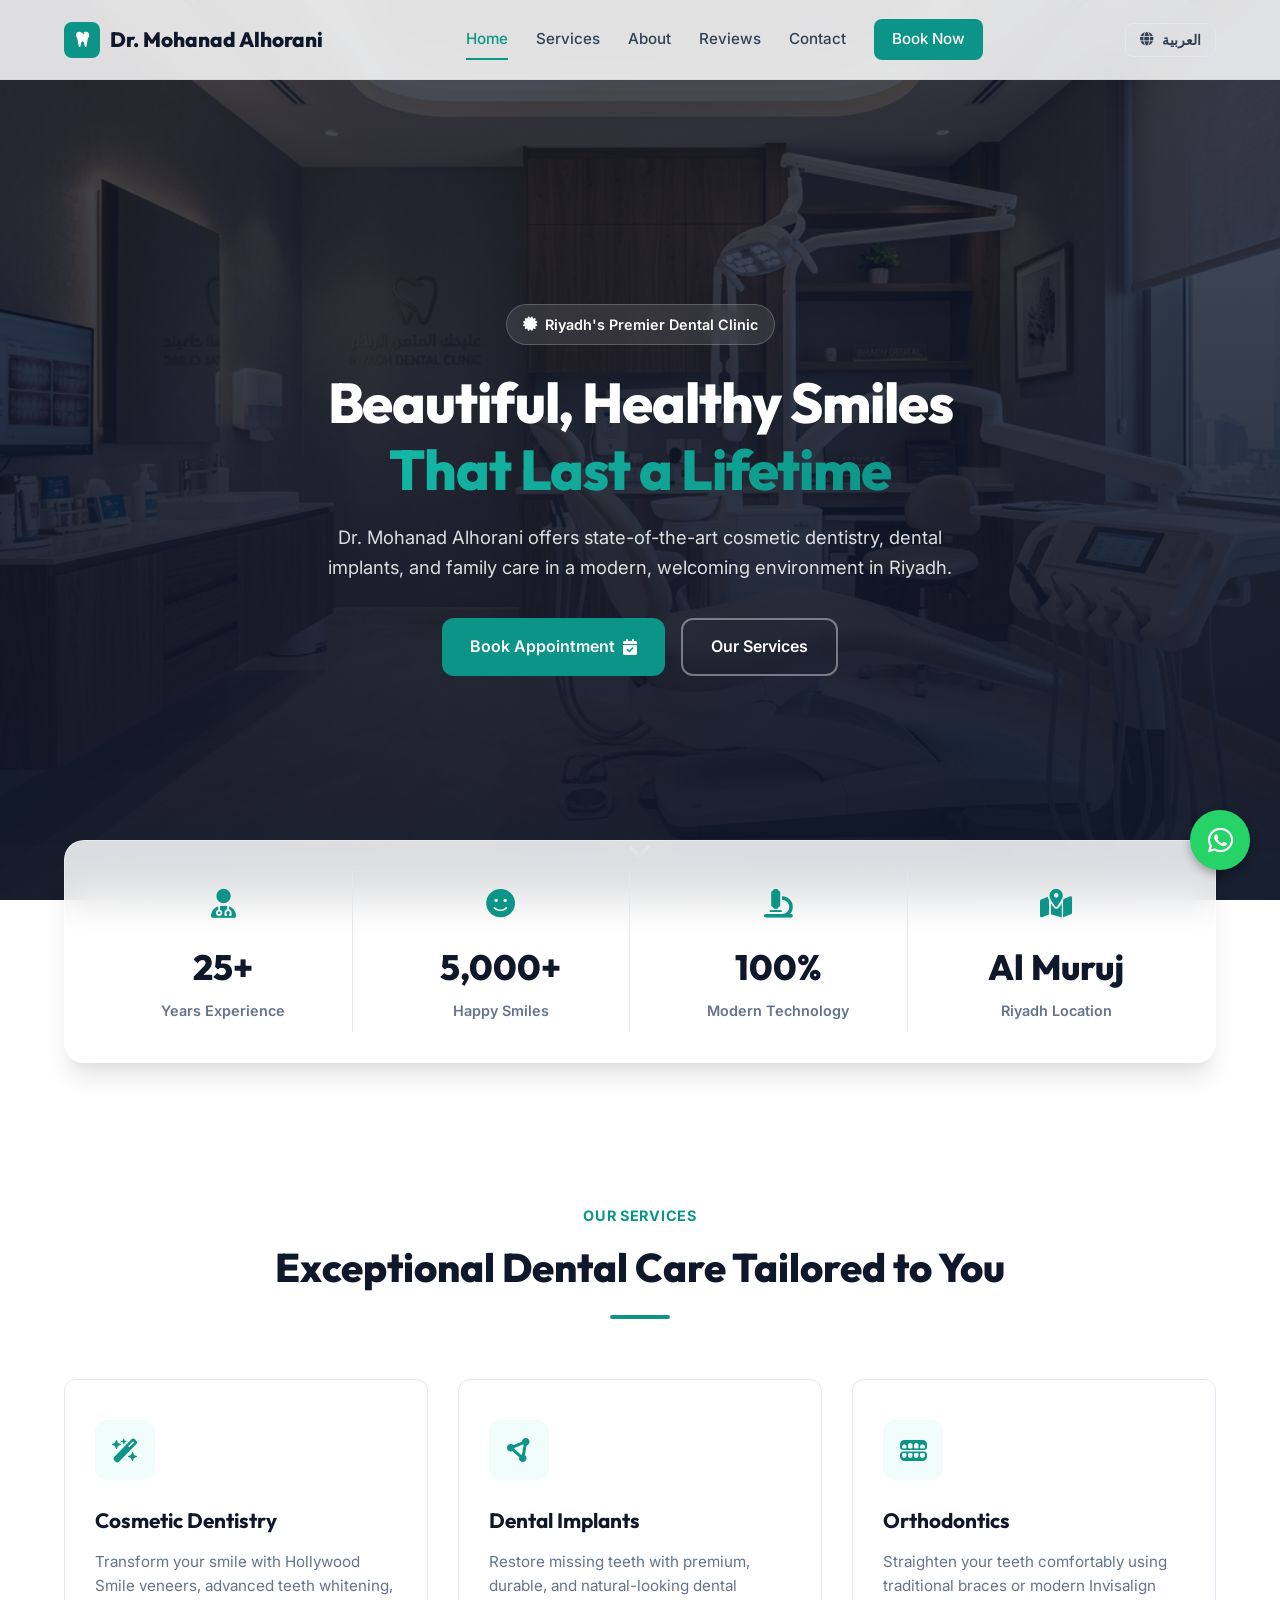
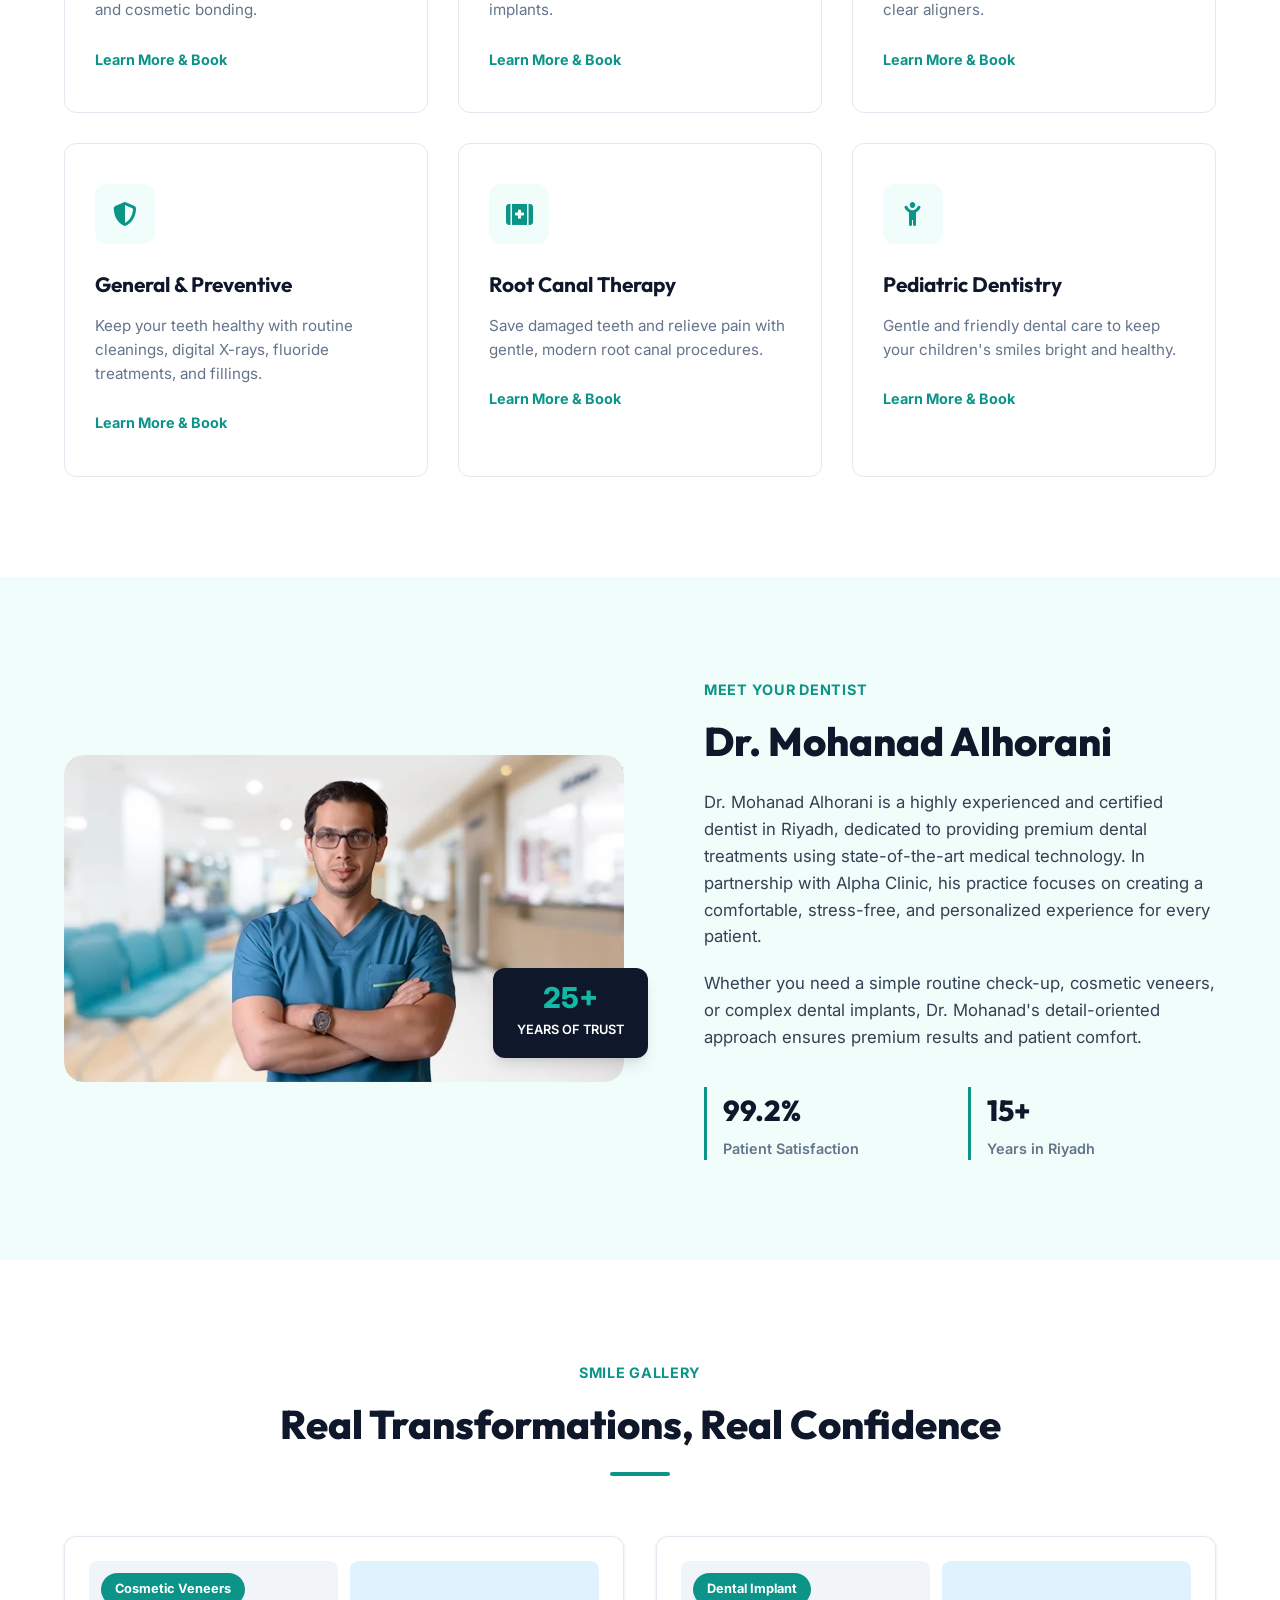
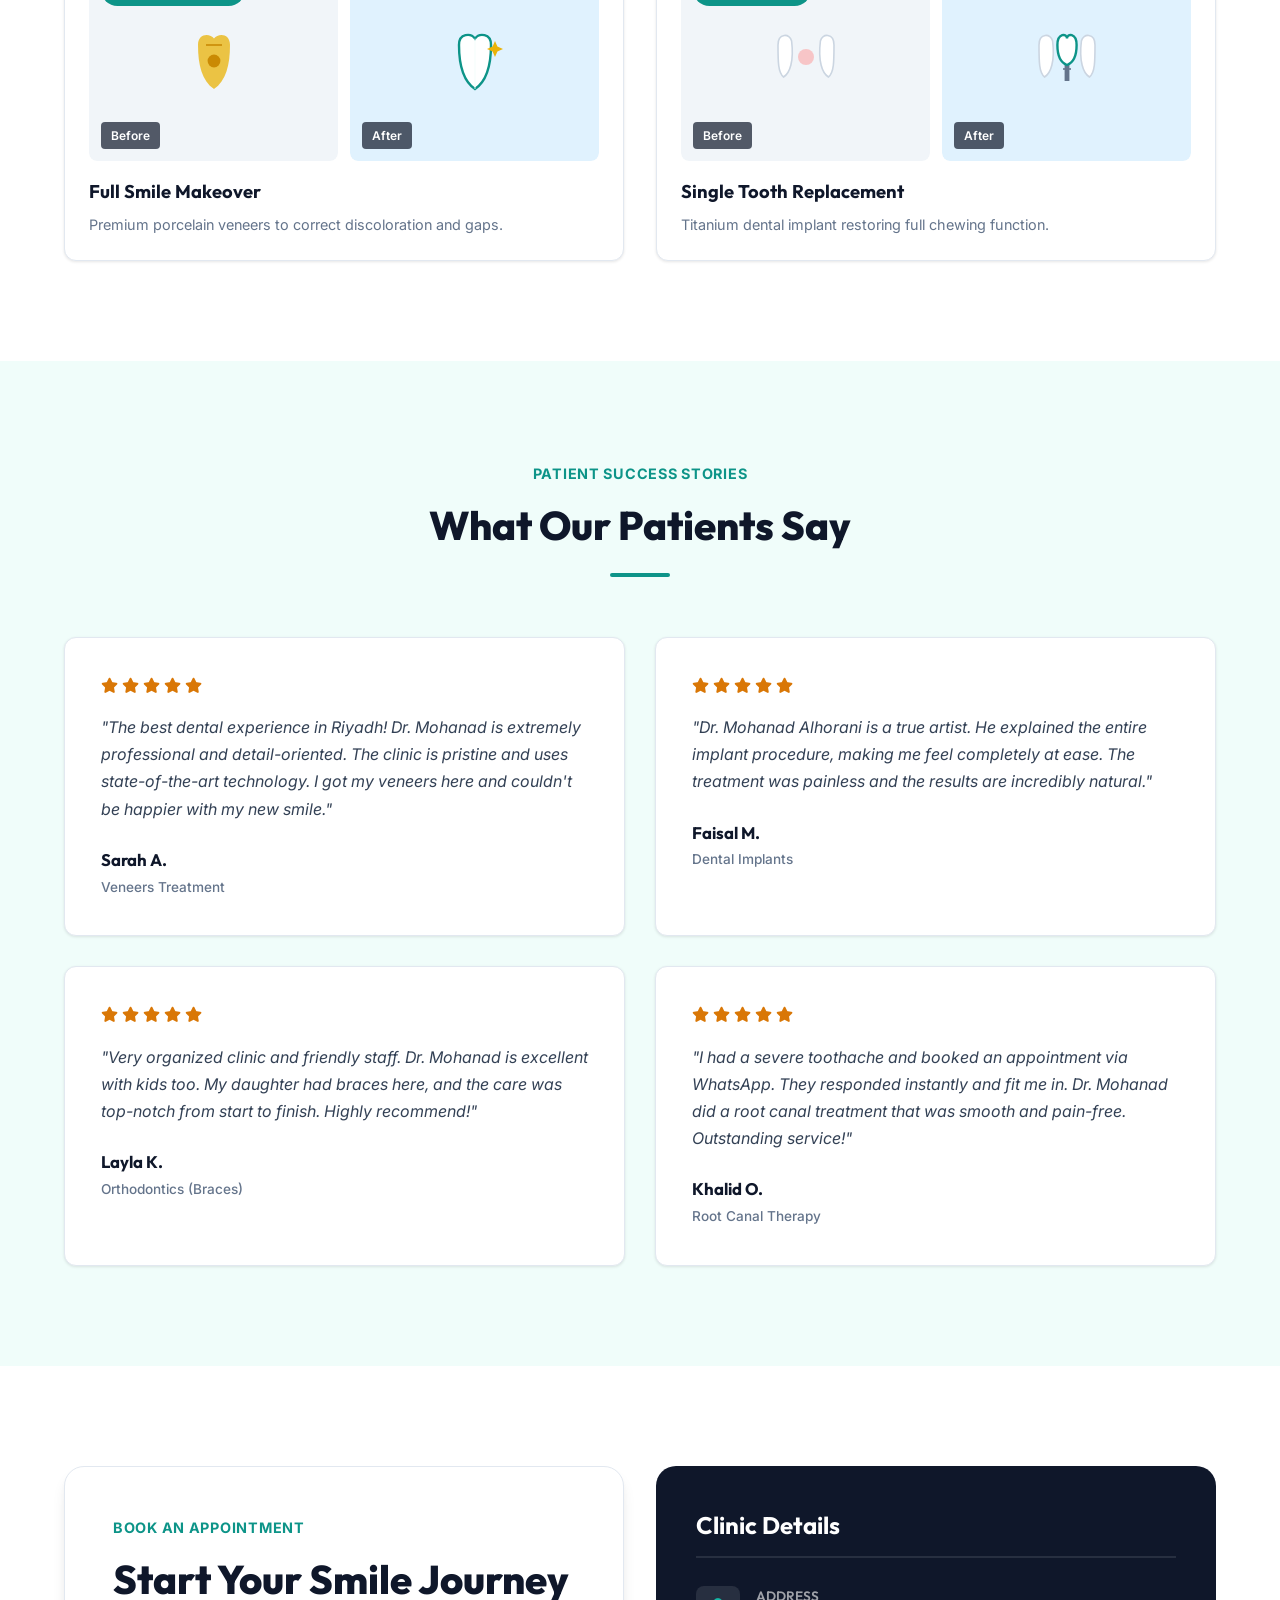
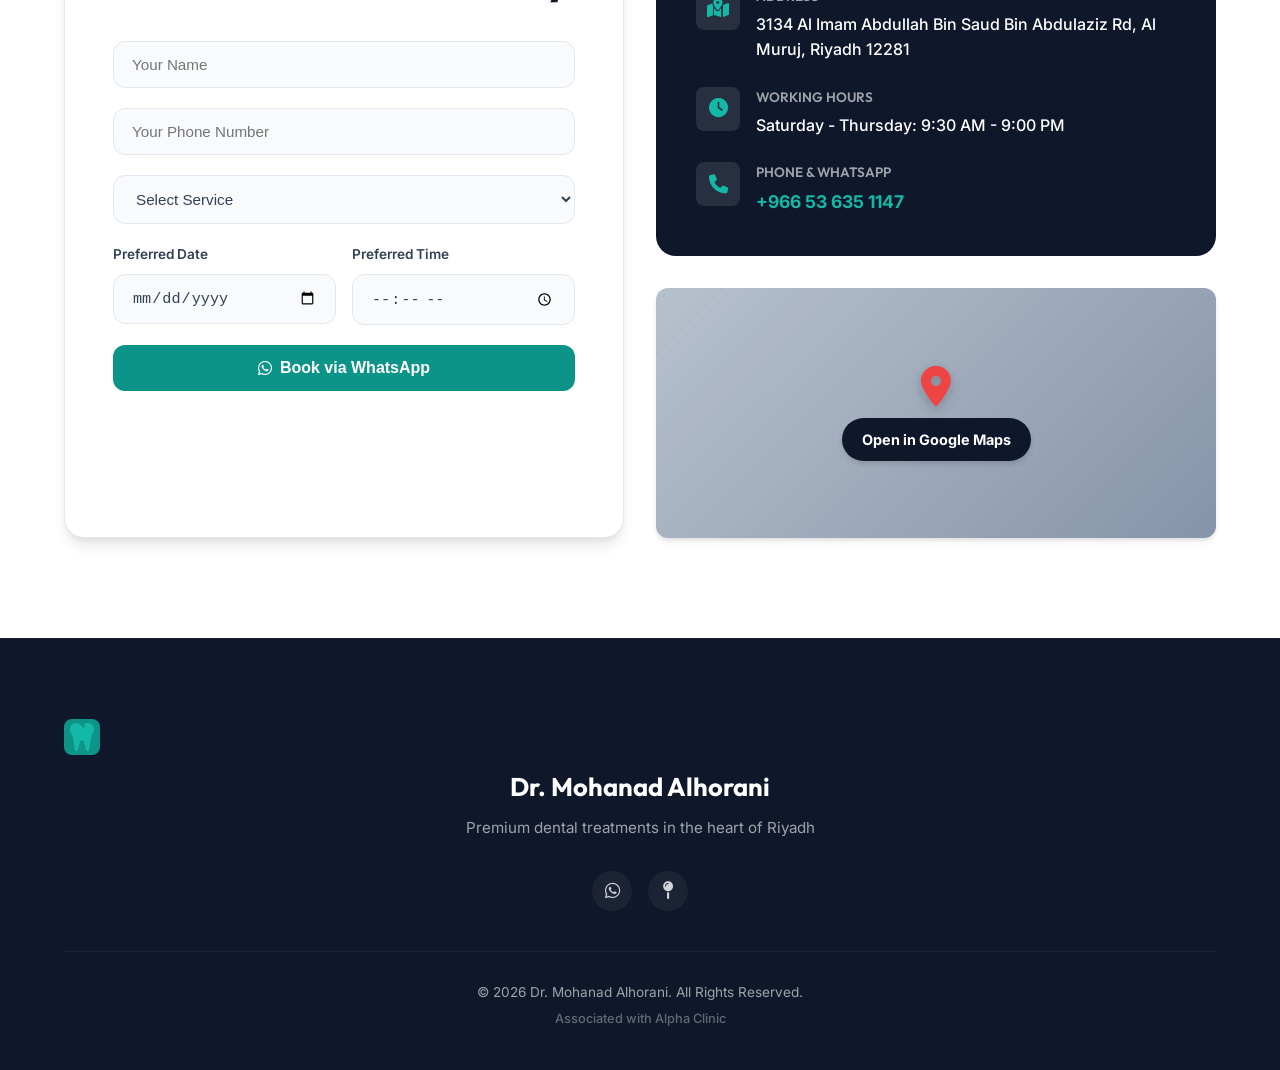
<file: index.html>
<!DOCTYPE html>
<html lang="en" dir="ltr">
<head>
    <meta charset="UTF-8">
    <meta name="viewport" content="width=device-width, initial-scale=1.0">
    <title id="meta-title">Dr. Mohanad Alhorani Dental Clinic | Premium Dentistry Riyadh</title>
    <meta id="meta-desc" name="description" content="Experience premium dental care in Riyadh with Dr. Mohanad Alhorani. Modern cosmetic dentistry, veneers, Invisalign, pain-free implants, and family dental care. Book now.">
    
    <!-- Open Graph / Facebook -->
    <meta property="og:type" content="website">
    <meta id="og-title" property="og:title" content="Dr. Mohanad Alhorani Dental Clinic | Premium Dentistry Riyadh">
    <meta id="og-desc" property="og:description" content="Premium veneers, implants, and orthodontics by Dr. Mohanad Alhorani in Riyadh. Direct WhatsApp appointment booking and state-of-the-art clinic.">
    <meta property="og:image" content="assets/hero_dentist.jpg">
    
    <!-- Google Fonts -->
    <link rel="preconnect" href="https://fonts.googleapis.com">
    <link rel="preconnect" href="https://fonts.gstatic.com" crossorigin>
    <!-- Cairo font for Arabic, Outfit and Inter for English and numbers -->
    <link href="https://fonts.googleapis.com/css2?family=Cairo:wght@300;400;500;600;700;800&family=Inter:wght@300;400;500;600;700&family=Outfit:wght@300;400;500;600;700;800&display=swap" rel="stylesheet">
    
    <!-- FontAwesome Icons -->
    <link rel="stylesheet" href="https://cdnjs.cloudflare.com/ajax/libs/font-awesome/6.4.0/css/all.min.css">
    
    <!-- Custom CSS -->
    <link rel="stylesheet" href="style.css">
</head>
<body>

    <!-- Header / Navbar -->
    <header class="navbar" id="navbar">
        <div class="nav-container">
            <a href="#home" class="logo">
                <span class="logo-icon"><i class="fa-solid fa-tooth"></i></span>
                <span data-translate="logo_text">Dr. Mohanad Alhorani</span>
            </a>
            
            <nav class="nav-menu" id="nav-menu">
                <a href="#home" class="nav-link active" data-translate="nav_home">Home</a>
                <a href="#services" class="nav-link" data-translate="nav_services">Services</a>
                <a href="#about" class="nav-link" data-translate="nav_about">About</a>
                <a href="#testimonials" class="nav-link" data-translate="nav_testimonials">Reviews</a>
                <a href="#contact" class="nav-link" data-translate="nav_contact">Contact</a>
                <a href="#contact" class="nav-link btn-book" data-translate="nav_book_btn">Book Now</a>
            </nav>

            <div class="nav-actions">
                <button class="lang-switch-btn" id="lang-switch-btn" aria-label="Switch Language">
                    <i class="fa-solid fa-globe"></i>
                    <span id="lang-btn-text">العربية</span>
                </button>
                
                <button class="mobile-toggle" id="mobile-toggle" aria-label="Toggle navigation menu">
                    <span class="bar"></span>
                    <span class="bar"></span>
                    <span class="bar"></span>
                </button>
            </div>
        </div>
    </header>

    <!-- Main Content -->
    <main>
        
        <!-- Hero Section -->
        <section id="home" class="hero" style="background-image: linear-gradient(to bottom, rgba(15, 23, 42, 0.75), rgba(15, 23, 42, 0.95)), url('assets/hero_dentist.jpg');">
            <div class="hero-content text-center">
                <span class="hero-badge reveal"><i class="fa-solid fa-certificate"></i> <span data-translate="hero_badge">Riyadh's Premier Dental Clinic</span></span>
                <h1 class="reveal"><span data-translate="hero_title_1">Beautiful, Healthy Smiles</span> <br><span class="text-gradient" data-translate="hero_title_2">That Last a Lifetime</span></h1>
                <p class="reveal-delay-1" data-translate="hero_desc">Dr. Mohanad Alhorani offers state-of-the-art cosmetic dentistry, dental implants, and family care in a modern, welcoming environment in Riyadh.</p>
                <div class="hero-actions reveal-delay-2">
                    <a href="#contact" class="btn btn-primary"><span data-translate="hero_cta_book">Book Appointment</span> <i class="fa-solid fa-calendar-check"></i></a>
                    <a href="#services" class="btn btn-secondary" data-translate="hero_cta_services">Our Services</a>
                </div>
            </div>
            <div class="hero-scroll-indicator">
                <a href="#stats-section"><i class="fa-solid fa-chevron-down animate-bounce"></i></a>
            </div>
        </section>

        <!-- Stats Section -->
        <section id="stats-section" class="stats-section">
            <div class="container">
                <div class="stats-grid">
                    <div class="stat-card">
                        <div class="stat-icon"><i class="fa-solid fa-user-doctor"></i></div>
                        <h3 class="stat-number">25+</h3>
                        <p class="stat-label" data-translate="stat_exp">Years Experience</p>
                    </div>
                    <div class="stat-card">
                        <div class="stat-icon"><i class="fa-solid fa-face-smile"></i></div>
                        <h3 class="stat-number">5,000+</h3>
                        <p class="stat-label" data-translate="stat_smiles">Happy Smiles</p>
                    </div>
                    <div class="stat-card">
                        <div class="stat-icon"><i class="fa-solid fa-microscope"></i></div>
                        <h3 class="stat-number">100%</h3>
                        <p class="stat-label" data-translate="stat_tech">Modern Technology</p>
                    </div>
                    <div class="stat-card">
                        <div class="stat-icon"><i class="fa-solid fa-map-location-dot"></i></div>
                        <h3 class="stat-number" data-translate="stat_loc_val">Al Muruj</h3>
                        <p class="stat-label" data-translate="stat_loc">Riyadh Location</p>
                    </div>
                </div>
            </div>
        </section>

        <!-- Services Section -->
        <section id="services" class="section services-section">
            <div class="container">
                <div class="section-header text-center">
                    <span class="section-subtitle" data-translate="services_subtitle">Our Services</span>
                    <h2 class="section-title" data-translate="services_title">Exceptional Dental Care Tailored to You</h2>
                    <div class="header-line"></div>
                </div>
                
                <div class="services-grid">
                    <!-- Cosmetic -->
                    <div class="service-card reveal-card">
                        <div class="service-icon"><i class="fa-solid fa-wand-magic-sparkles"></i></div>
                        <h3 data-translate="service_1_title">Cosmetic Dentistry</h3>
                        <p data-translate="service_1_desc">Transform your smile with Hollywood Smile veneers, advanced teeth whitening, and cosmetic bonding.</p>
                        <a href="#contact" class="service-link" data-translate="service_book_link">Learn More & Book <i class="fa-solid fa-arrow-right"></i></a>
                    </div>
                    
                    <!-- Implants -->
                    <div class="service-card reveal-card">
                        <div class="service-icon"><i class="fa-solid fa-circle-nodes"></i></div>
                        <h3 data-translate="service_2_title">Dental Implants</h3>
                        <p data-translate="service_2_desc">Restore missing teeth with premium, durable, and natural-looking dental implants.</p>
                        <a href="#contact" class="service-link" data-translate="service_book_link">Learn More & Book <i class="fa-solid fa-arrow-right"></i></a>
                    </div>
                    
                    <!-- Orthodontics -->
                    <div class="service-card reveal-card">
                        <div class="service-icon"><i class="fa-solid fa-teeth-open"></i></div>
                        <h3 data-translate="service_3_title">Orthodontics</h3>
                        <p data-translate="service_3_desc">Straighten your teeth comfortably using traditional braces or modern Invisalign clear aligners.</p>
                        <a href="#contact" class="service-link" data-translate="service_book_link">Learn More & Book <i class="fa-solid fa-arrow-right"></i></a>
                    </div>
                    
                    <!-- Preventive -->
                    <div class="service-card reveal-card">
                        <div class="service-icon"><i class="fa-solid fa-shield-halved"></i></div>
                        <h3 data-translate="service_4_title">General & Preventive</h3>
                        <p data-translate="service_4_desc">Keep your teeth healthy with routine cleanings, digital X-rays, fluoride treatments, and fillings.</p>
                        <a href="#contact" class="service-link" data-translate="service_book_link">Learn More & Book <i class="fa-solid fa-arrow-right"></i></a>
                    </div>
                    
                    <!-- Root Canal -->
                    <div class="service-card reveal-card">
                        <div class="service-icon"><i class="fa-solid fa-kit-medical"></i></div>
                        <h3 data-translate="service_5_title">Root Canal Therapy</h3>
                        <p data-translate="service_5_desc">Save damaged teeth and relieve pain with gentle, modern root canal procedures.</p>
                        <a href="#contact" class="service-link" data-translate="service_book_link">Learn More & Book <i class="fa-solid fa-arrow-right"></i></a>
                    </div>
                    
                    <!-- Pediatric -->
                    <div class="service-card reveal-card">
                        <div class="service-icon"><i class="fa-solid fa-child-reaching"></i></div>
                        <h3 data-translate="service_6_title">Pediatric Dentistry</h3>
                        <p data-translate="service_6_desc">Gentle and friendly dental care to keep your children's smiles bright and healthy.</p>
                        <a href="#contact" class="service-link" data-translate="service_book_link">Learn More & Book <i class="fa-solid fa-arrow-right"></i></a>
                    </div>
                </div>
            </div>
        </section>

        <!-- About Dr. Mohanad Section -->
        <section id="about" class="section about-section bg-light">
            <div class="container">
                <div class="grid grid-2 align-items-center">
                    <div class="about-image-wrapper reveal-left">
                        <div class="image-border-effect">
                            <!-- Dr. Mohanad portrait -->
                            <img src="assets/dr_mohanad.jpg" alt="Dr. Mohanad Alhorani Dentist Riyadh" id="dr-portrait" class="rounded-lg shadow-xl img-cover">
                        </div>
                        <div class="floating-badge text-center">
                            <span class="number">25+</span>
                            <span class="text" data-translate="about_badge_text">Years of Trust</span>
                        </div>
                    </div>
                    
                    <div class="about-text-content reveal-right">
                        <span class="section-subtitle" data-translate="about_subtitle">Meet Your Dentist</span>
                        <h2 class="section-title" data-translate="about_title">Dr. Mohanad Alhorani</h2>
                        <p class="section-desc" data-translate="about_desc_1">Dr. Mohanad Alhorani is a highly experienced and certified dentist in Riyadh, dedicated to providing premium dental treatments using state-of-the-art medical technology. In partnership with Alpha Clinic, his practice focuses on creating a comfortable, stress-free, and personalized experience for every patient.</p>
                        <p class="section-desc" data-translate="about_desc_2">Whether you need a simple routine check-up, cosmetic veneers, or complex dental implants, Dr. Mohanad's detail-oriented approach ensures premium results and patient comfort.</p>
                        
                        <div class="about-stats grid grid-2 gap-4">
                            <div class="about-stat-item">
                                <h4>99.2%</h4>
                                <p data-translate="about_stat_1">Patient Satisfaction</p>
                            </div>
                            <div class="about-stat-item">
                                <h4>15+</h4>
                                <p data-translate="about_stat_2">Years in Riyadh</p>
                            </div>
                        </div>
                    </div>
                </div>
            </div>
        </section>

        <!-- Before & After Gallery -->
        <section class="section gallery-section">
            <div class="container">
                <div class="section-header text-center">
                    <span class="section-subtitle" data-translate="gallery_subtitle">Smile Gallery</span>
                    <h2 class="section-title" data-translate="gallery_title">Real Transformations, Real Confidence</h2>
                    <div class="header-line"></div>
                </div>
                
                <div class="gallery-grid">
                    <div class="gallery-card reveal-card">
                        <div class="gallery-badge" data-translate="gallery_badge_cosmetic">Cosmetic Veneers</div>
                        <div class="gallery-images">
                            <div class="gallery-img-box">
                                <span class="gallery-label" data-translate="before">Before</span>
                                <div class="gallery-teaser before-teeth"></div>
                            </div>
                            <div class="gallery-img-box">
                                <span class="gallery-label" data-translate="after">After</span>
                                <div class="gallery-teaser after-teeth-1"></div>
                            </div>
                        </div>
                        <div class="gallery-desc">
                            <h4 data-translate="gallery_case_1_title">Full Smile Makeover</h4>
                            <p data-translate="gallery_case_1_desc">Premium porcelain veneers to correct discoloration and gaps.</p>
                        </div>
                    </div>
                    
                    <div class="gallery-card reveal-card">
                        <div class="gallery-badge" data-translate="gallery_badge_implant">Dental Implant</div>
                        <div class="gallery-images">
                            <div class="gallery-img-box">
                                <span class="gallery-label" data-translate="before">Before</span>
                                <div class="gallery-teaser before-teeth-missing"></div>
                            </div>
                            <div class="gallery-img-box">
                                <span class="gallery-label" data-translate="after">After</span>
                                <div class="gallery-teaser after-teeth-2"></div>
                            </div>
                        </div>
                        <div class="gallery-desc">
                            <h4 data-translate="gallery_case_2_title">Single Tooth Replacement</h4>
                            <p data-translate="gallery_case_2_desc">Titanium dental implant restoring full chewing function.</p>
                        </div>
                    </div>
                </div>
            </div>
        </section>

        <!-- Testimonials Section -->
        <section id="testimonials" class="section testimonials-section bg-light">
            <div class="container">
                <div class="section-header text-center">
                    <span class="section-subtitle" data-translate="reviews_subtitle">Patient Success Stories</span>
                    <h2 class="section-title" data-translate="reviews_title">What Our Patients Say</h2>
                    <div class="header-line"></div>
                </div>
                
                <div class="testimonials-grid">
                    <!-- Testimonial 1 -->
                    <div class="testimonial-card reveal-card">
                        <div class="stars">
                            <i class="fa-solid fa-star"></i>
                            <i class="fa-solid fa-star"></i>
                            <i class="fa-solid fa-star"></i>
                            <i class="fa-solid fa-star"></i>
                            <i class="fa-solid fa-star"></i>
                        </div>
                        <p class="testimonial-text" data-translate="review_1_text">"The best dental experience in Riyadh! Dr. Mohanad is extremely professional and detail-oriented. The clinic is pristine and uses state-of-the-art technology. I got my veneers here and couldn't be happier with my new smile."</p>
                        <div class="testimonial-author">
                            <div class="author-details">
                                <h4 data-translate="review_1_name">Sarah A.</h4>
                                <span data-translate="review_1_treatment">Veneers Treatment</span>
                            </div>
                        </div>
                    </div>
                    
                    <!-- Testimonial 2 -->
                    <div class="testimonial-card reveal-card">
                        <div class="stars">
                            <i class="fa-solid fa-star"></i>
                            <i class="fa-solid fa-star"></i>
                            <i class="fa-solid fa-star"></i>
                            <i class="fa-solid fa-star"></i>
                            <i class="fa-solid fa-star"></i>
                        </div>
                        <p class="testimonial-text" data-translate="review_2_text">"Dr. Mohanad Alhorani is a true artist. He explained the entire implant procedure, making me feel completely at ease. The treatment was painless and the results are incredibly natural."</p>
                        <div class="testimonial-author">
                            <div class="author-details">
                                <h4 data-translate="review_2_name">Faisal M.</h4>
                                <span data-translate="review_2_treatment">Dental Implants</span>
                            </div>
                        </div>
                    </div>
                    
                    <!-- Testimonial 3 -->
                    <div class="testimonial-card reveal-card">
                        <div class="stars">
                            <i class="fa-solid fa-star"></i>
                            <i class="fa-solid fa-star"></i>
                            <i class="fa-solid fa-star"></i>
                            <i class="fa-solid fa-star"></i>
                            <i class="fa-solid fa-star"></i>
                        </div>
                        <p class="testimonial-text" data-translate="review_3_text">"Very organized clinic and friendly staff. Dr. Mohanad is excellent with kids too. My daughter had braces here, and the care was top-notch from start to finish. Highly recommend!"</p>
                        <div class="testimonial-author">
                            <div class="author-details">
                                <h4 data-translate="review_3_name">Layla K.</h4>
                                <span data-translate="review_3_treatment">Orthodontics (Braces)</span>
                            </div>
                        </div>
                    </div>

                    <!-- Testimonial 4 -->
                    <div class="testimonial-card reveal-card">
                        <div class="stars">
                            <i class="fa-solid fa-star"></i>
                            <i class="fa-solid fa-star"></i>
                            <i class="fa-solid fa-star"></i>
                            <i class="fa-solid fa-star"></i>
                            <i class="fa-solid fa-star"></i>
                        </div>
                        <p class="testimonial-text" data-translate="review_4_text">"I had a severe toothache and booked an appointment via WhatsApp. They responded instantly and fit me in. Dr. Mohanad did a root canal treatment that was smooth and pain-free. Outstanding service!"</p>
                        <div class="testimonial-author">
                            <div class="author-details">
                                <h4 data-translate="review_4_name">Khalid O.</h4>
                                <span data-translate="review_4_treatment">Root Canal Therapy</span>
                            </div>
                        </div>
                    </div>
                </div>
            </div>
        </section>

        <!-- Booking & Contact Section -->
        <section id="contact" class="section contact-section">
            <div class="container">
                <div class="grid grid-2 gap-8">
                    <!-- Booking Form -->
                    <div class="booking-form-wrapper reveal-left">
                        <span class="section-subtitle" data-translate="booking_subtitle">Book An Appointment</span>
                        <h2 class="section-title" data-translate="booking_title">Start Your Smile Journey</h2>
                        
                        <form id="booking-form" class="booking-form">
                            <div class="form-group">
                                <input type="text" id="patient-name" required placeholder="Your Name">
                            </div>
                            <div class="form-group">
                                <input type="tel" id="patient-phone" required placeholder="Your Phone Number">
                            </div>
                            <div class="form-group">
                                <select id="dental-service" required>
                                    <option value="" disabled selected data-translate="select_service">Select Service</option>
                                    <option value="Cosmetic Veneers" data-translate="service_opt_1">Cosmetic Veneers</option>
                                    <option value="Teeth Whitening" data-translate="service_opt_2">Teeth Whitening</option>
                                    <option value="Dental Implants" data-translate="service_opt_3">Dental Implants</option>
                                    <option value="Orthodontics (Invisalign/Braces)" data-translate="service_opt_4">Orthodontics (Invisalign/Braces)</option>
                                    <option value="General Check-up & Cleaning" data-translate="service_opt_5">General Check-up & Cleaning</option>
                                    <option value="Root Canal Therapy" data-translate="service_opt_6">Root Canal Therapy</option>
                                </select>
                            </div>
                            <div class="grid grid-2 gap-4">
                                <div class="form-group">
                                    <label for="booking-date" data-translate="booking_date_lbl">Preferred Date</label>
                                    <input type="date" id="booking-date" required>
                                </div>
                                <div class="form-group">
                                    <label for="booking-time" data-translate="booking_time_lbl">Preferred Time</label>
                                    <input type="time" id="booking-time" required>
                                </div>
                            </div>
                            <button type="submit" class="btn btn-primary btn-block">
                                <i class="fa-brands fa-whatsapp"></i> <span data-translate="booking_submit">Book via WhatsApp</span>
                            </button>
                        </form>
                    </div>
                    
                    <!-- Contact Details & Map -->
                    <div class="contact-details-wrapper reveal-right">
                        <div class="contact-info-card">
                            <h3 data-translate="info_title">Clinic Details</h3>
                            
                            <div class="info-item">
                                <div class="info-icon"><i class="fa-solid fa-map-location-dot"></i></div>
                                <div class="info-text">
                                    <h4 data-translate="info_address_lbl">Address</h4>
                                    <p data-translate="info_address_txt">3134 Al Imam Abdullah Bin Saud Bin Abdulaziz Rd, Al Muruj, Riyadh 12281</p>
                                </div>
                            </div>
                            
                            <div class="info-item">
                                <div class="info-icon"><i class="fa-solid fa-clock"></i></div>
                                <div class="info-text">
                                    <h4 data-translate="info_hours_lbl">Working Hours</h4>
                                    <p data-translate="info_hours_txt">Saturday - Thursday: 9:30 AM - 9:00 PM</p>
                                </div>
                            </div>
                            
                            <div class="info-item">
                                <div class="info-icon"><i class="fa-solid fa-phone"></i></div>
                                <div class="info-text">
                                    <h4 data-translate="info_phone_lbl">Phone & WhatsApp</h4>
                                    <p class="phone-link"><a href="https://wa.me/966536351147" target="_blank" rel="noopener">+966 53 635 1147</a></p>
                                </div>
                            </div>
                        </div>
                        
                        <!-- Map Placeholder / Styled Visual Map Card -->
                        <div class="map-container rounded-lg shadow-lg">
                            <!-- Premium styled Map box, redirecting to real maps -->
                            <a href="https://www.google.com/maps/search/?api=1&query=Dr.+Mohanad+Alhorani+Dental+Clinic+Al+Muruj+Riyadh" target="_blank" rel="noopener" class="map-link-overlay">
                                <div class="map-placeholder-content">
                                    <i class="fa-solid fa-location-dot map-marker-anim"></i>
                                    <span data-translate="view_map_btn">Open in Google Maps</span>
                                </div>
                            </a>
                        </div>
                    </div>
                </div>
            </div>
        </section>
        
    </main>

    <!-- Footer -->
    <footer class="footer">
        <div class="container text-center">
            <div class="footer-logo">
                <i class="fa-solid fa-tooth logo-icon"></i>
                <h3 data-translate="logo_text">Dr. Mohanad Alhorani</h3>
                <p data-translate="footer_subtitle">Premium dental treatments in the heart of Riyadh</p>
            </div>
            
            <div class="footer-socials">
                <a href="https://wa.me/966536351147" target="_blank" rel="noopener" aria-label="WhatsApp"><i class="fa-brands fa-whatsapp"></i></a>
                <a href="https://maps.google.com/?q=Dr.+Mohanad+Alhorani+Dental+Clinic+Riyadh" target="_blank" rel="noopener" aria-label="Google Maps"><i class="fa-solid fa-map-pin"></i></a>
            </div>
            
            <div class="footer-bottom">
                <p>&copy; 2026 <span data-translate="logo_text">Dr. Mohanad Alhorani</span>. <span data-translate="footer_rights">All Rights Reserved.</span></p>
                <p class="alpha-association" data-translate="alpha_association">Associated with Alpha Clinic</p>
            </div>
        </div>
    </footer>

    <!-- Floating WhatsApp Widget -->
    <a href="https://wa.me/966536351147" class="whatsapp-floating" target="_blank" rel="noopener" aria-label="Chat on WhatsApp">
        <i class="fa-brands fa-whatsapp"></i>
        <span class="whatsapp-tooltip" data-translate="wa_tooltip">Book Consultation</span>
    </a>

    <!-- Custom Javascript -->
    <script src="script.js"></script>
</body>
</html>
</file>
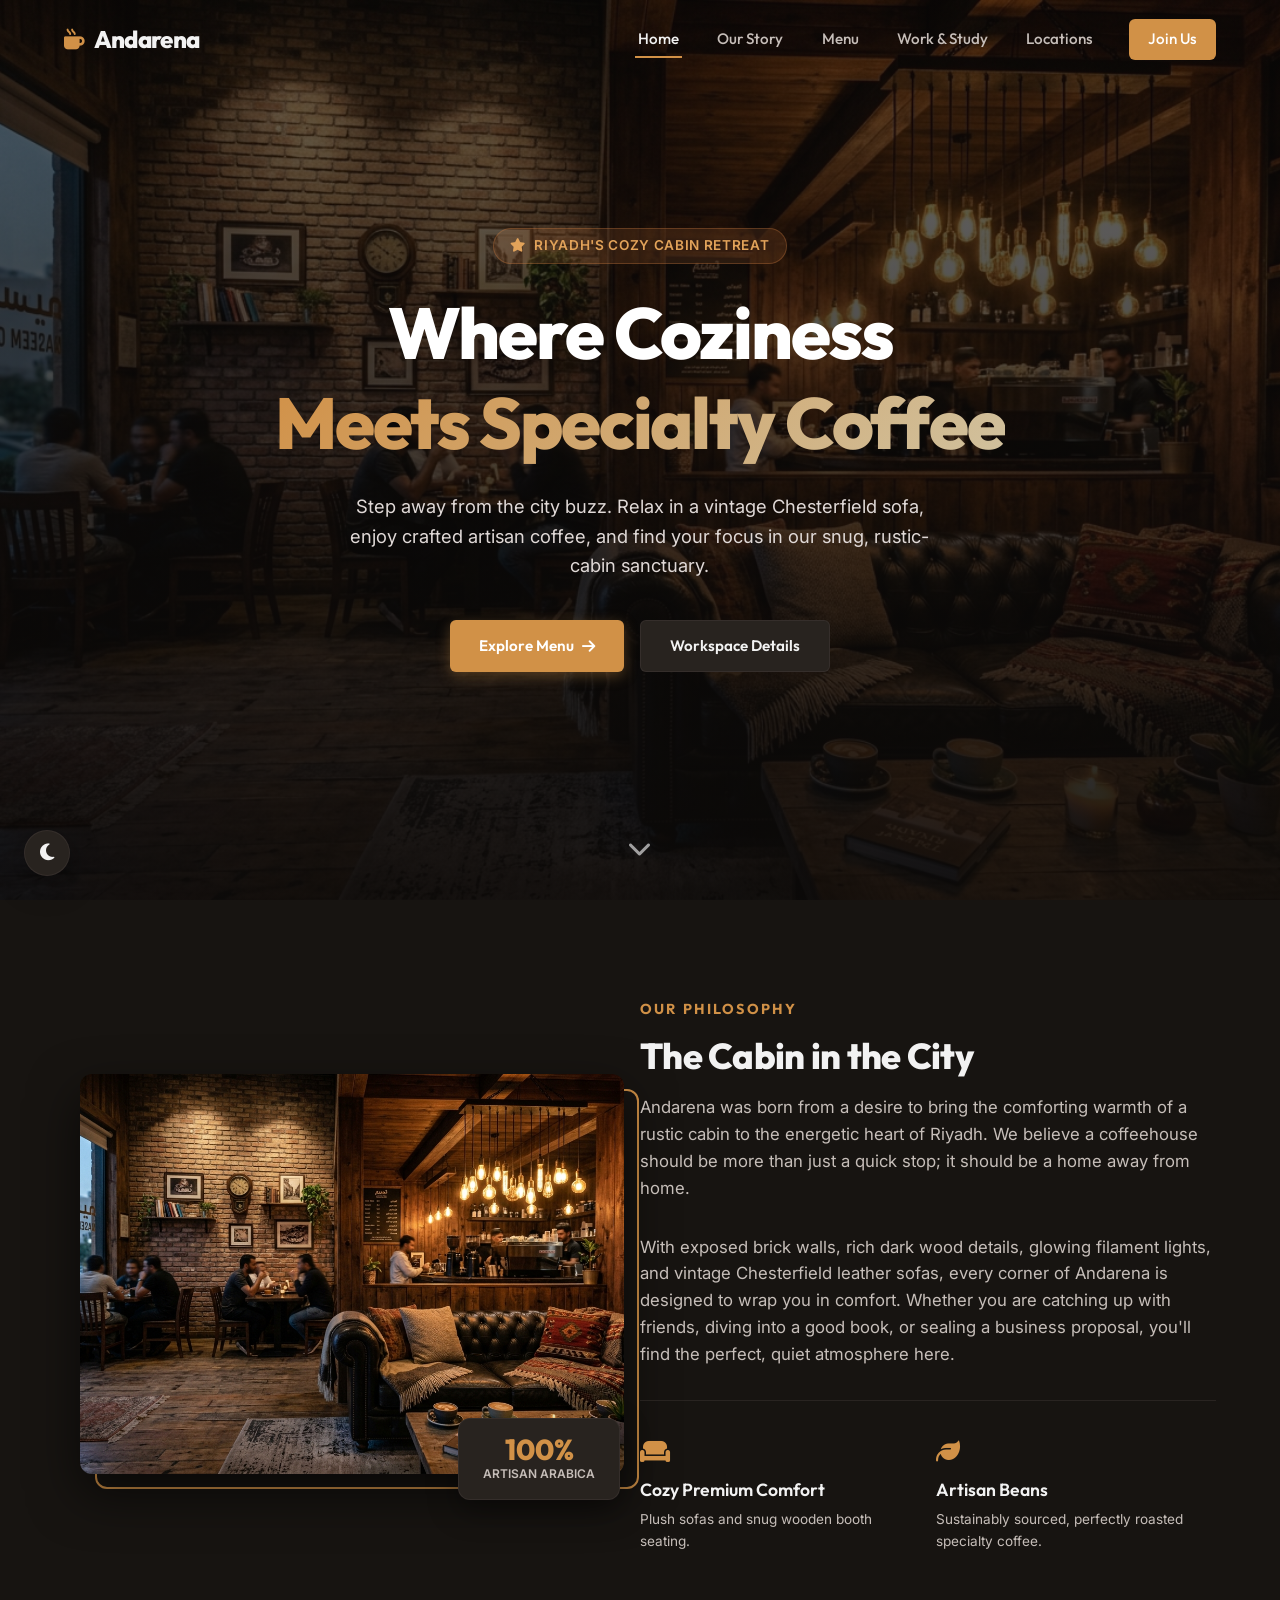
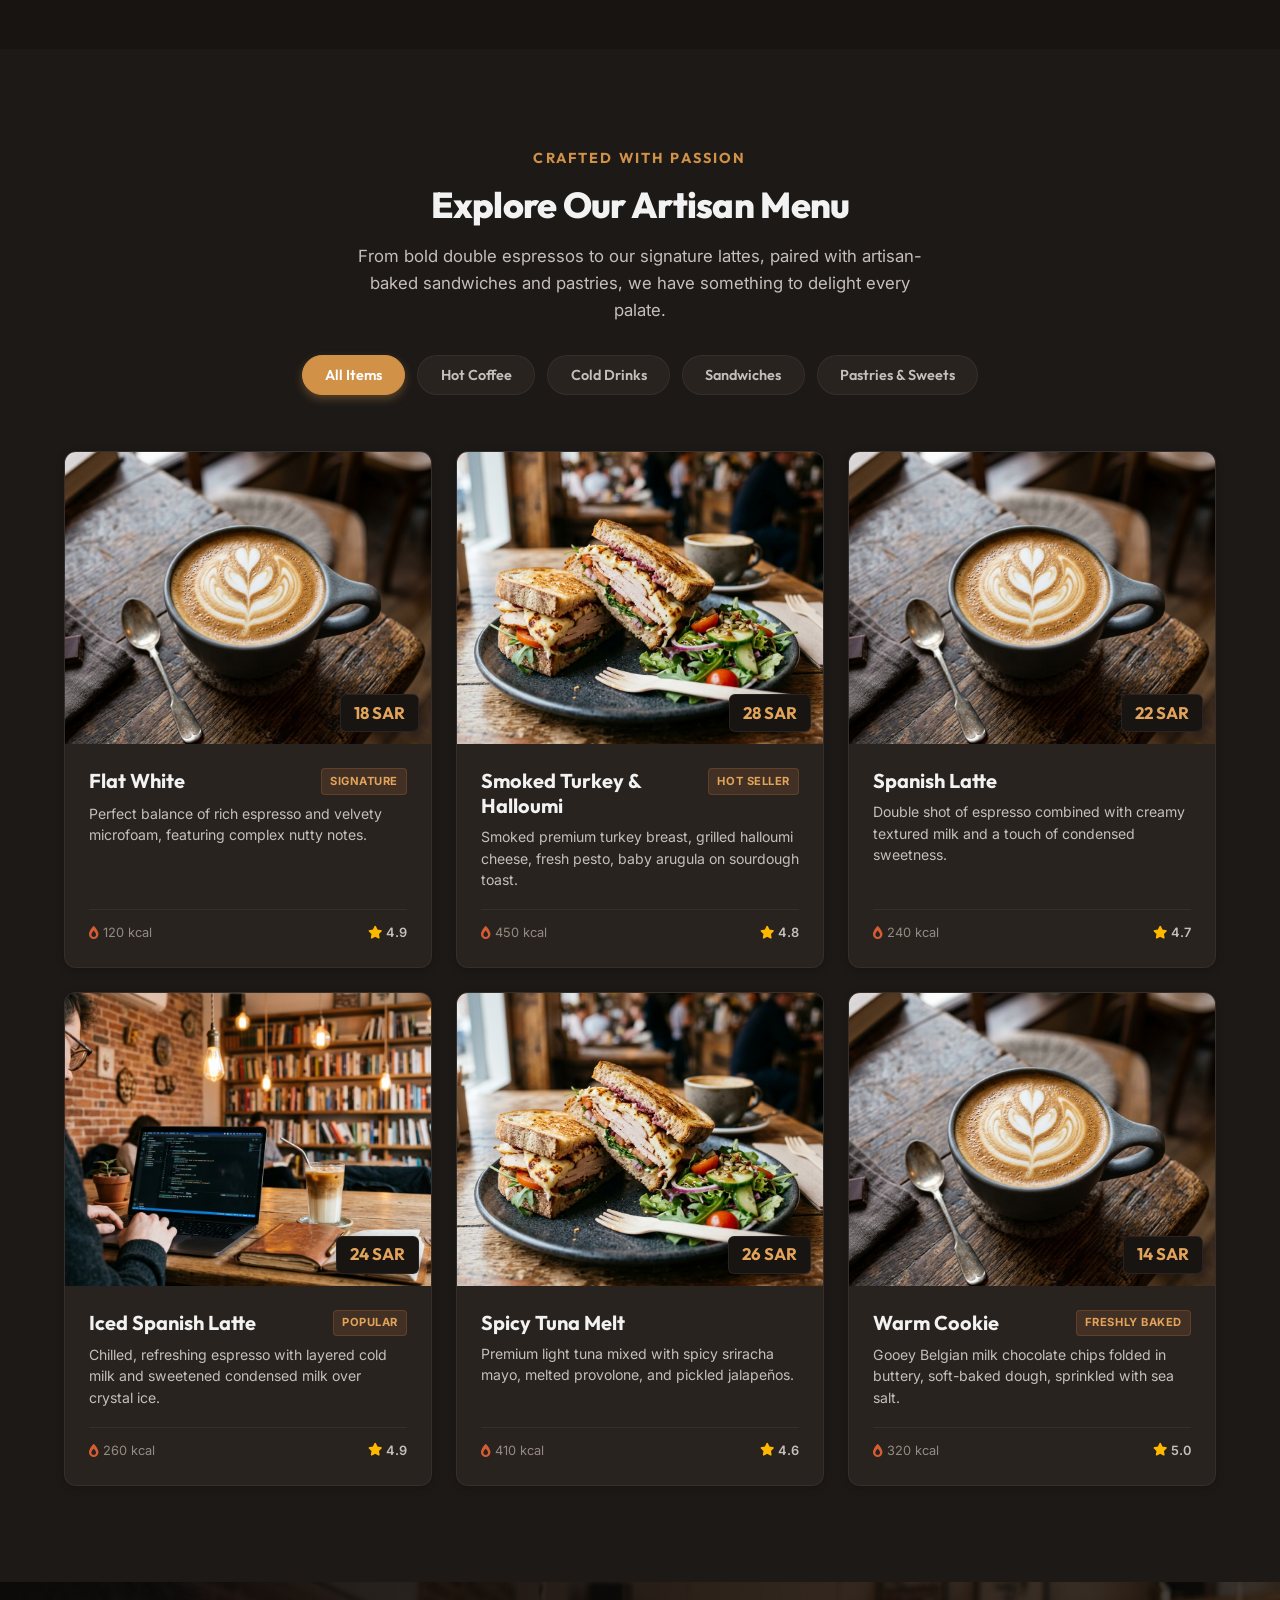
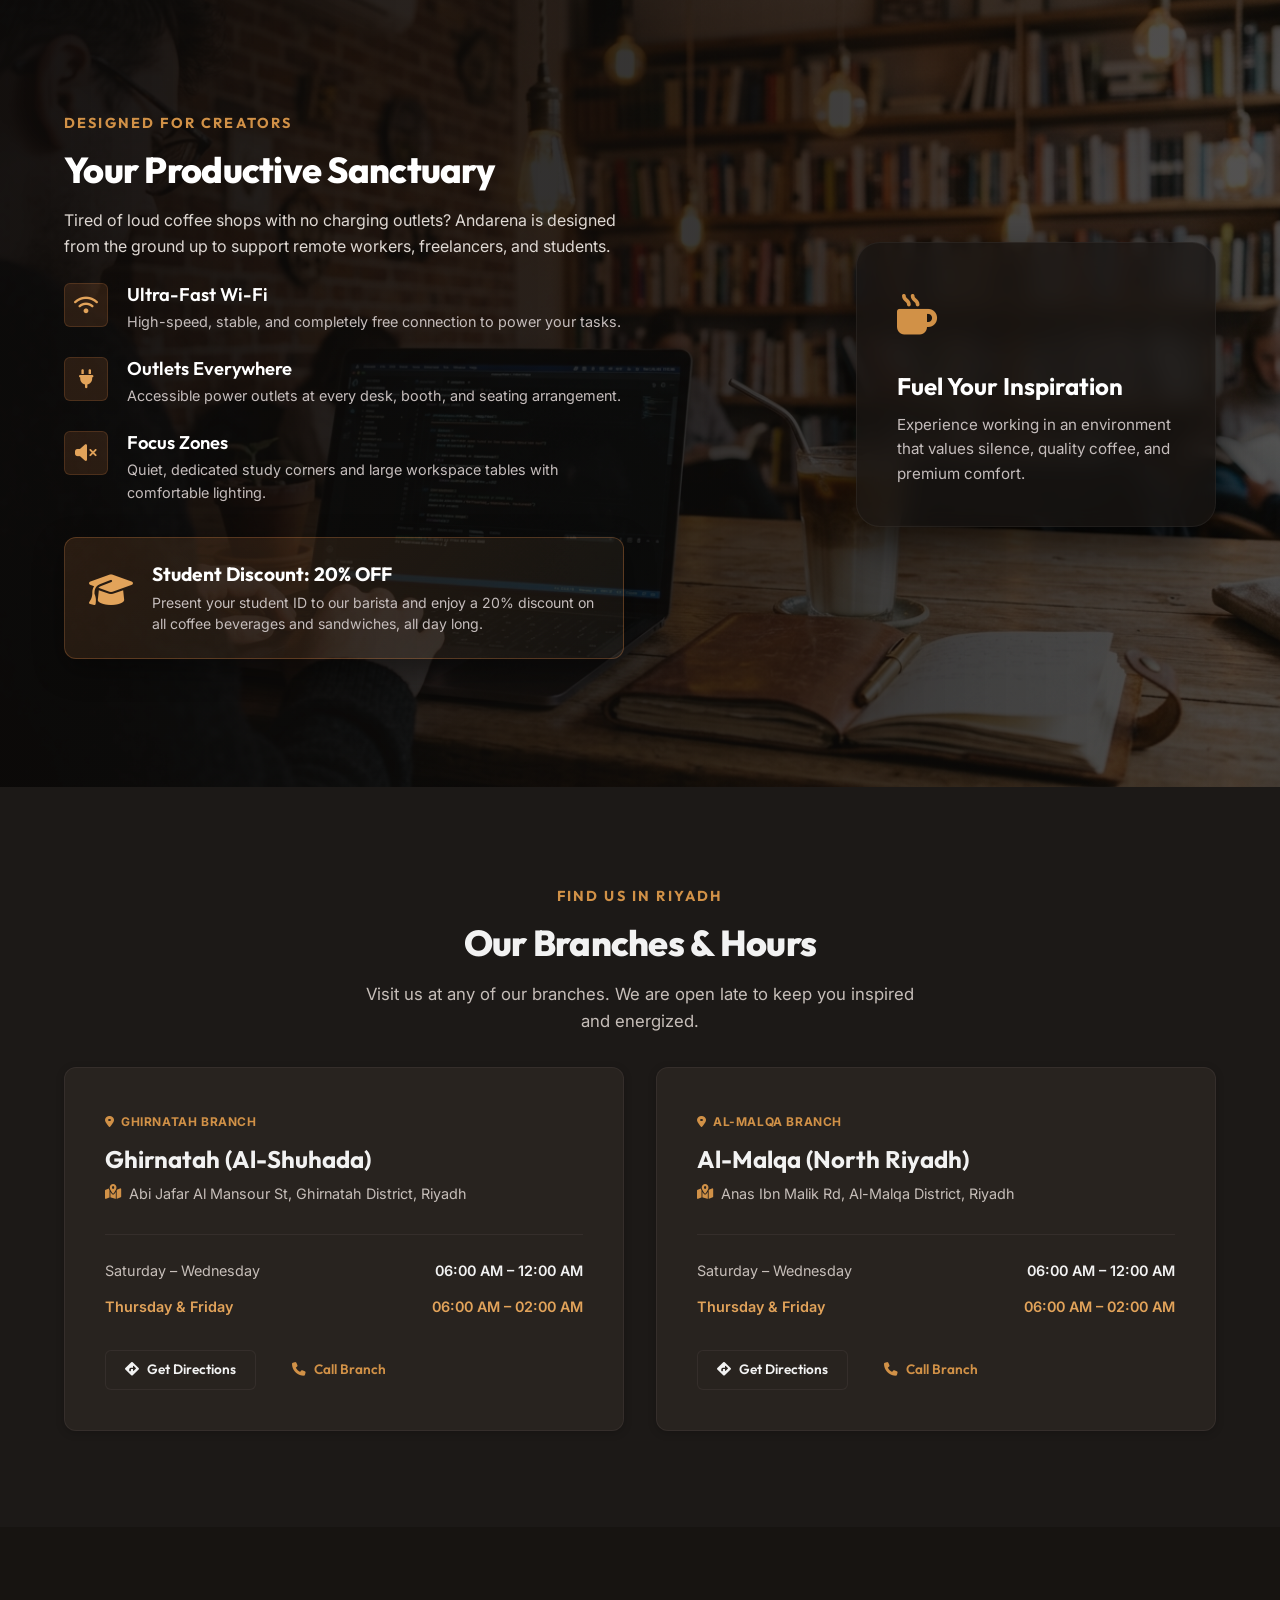
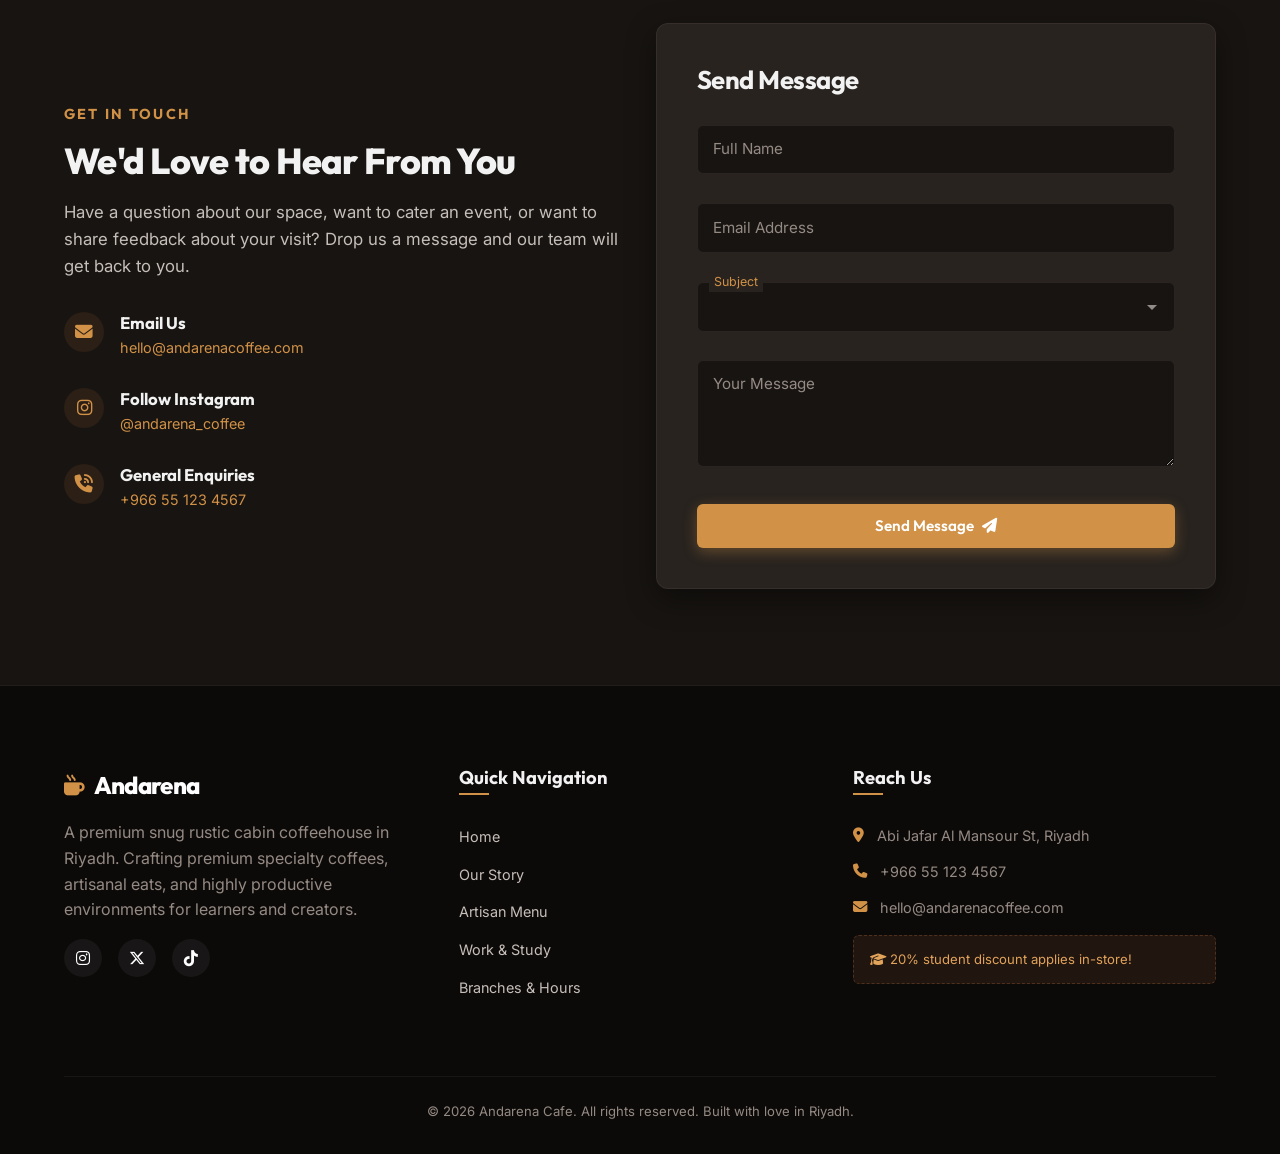
<file: Andarena Cafe/index.html>
<!DOCTYPE html>
<html lang="en">
<head>
    <meta charset="UTF-8">
    <meta name="viewport" content="width=device-width, initial-scale=1.0">
    <title>Andarena Cafe | Cozy Coffeehouse & Creative Workspace in Riyadh</title>
    <meta name="description" content="Experience Andarena Cafe in Riyadh - a cozy, rustic cabin-like cafe with Chesterfield sofas, artisan coffee, gourmet sandwiches, and a perfect work-friendly atmosphere.">
    
    <!-- Open Graph / Facebook -->
    <meta property="og:type" content="website">
    <meta property="og:title" content="Andarena Cafe | Cozy Coffeehouse & Workspace in Riyadh">
    <meta property="og:description" content="A quiet, snug rustic oasis in Riyadh. Enjoy specialty coffees, gourmet sandwiches, and laptop-friendly workspace tables.">
    <meta property="og:image" content="assets/hero_cafe.jpg">
    
    <!-- Google Fonts -->
    <link rel="preconnect" href="https://fonts.googleapis.com">
    <link rel="preconnect" href="https://fonts.gstatic.com" crossorigin>
    <link href="https://fonts.googleapis.com/css2?family=Inter:wght@300;400;500;600;700&family=Outfit:wght@300;400;500;600;700;800&display=swap" rel="stylesheet">
    
    <!-- FontAwesome Icons -->
    <link rel="stylesheet" href="https://cdnjs.cloudflare.com/ajax/libs/font-awesome/6.4.0/css/all.min.css">
    
    <!-- Custom CSS -->
    <link rel="stylesheet" href="style.css">
</head>
<body>

    <!-- Header / Navbar -->
    <header class="navbar" id="navbar">
        <div class="nav-container">
            <a href="#home" class="logo">
                <span class="logo-icon"><i class="fa-solid fa-mug-hot"></i></span>
                Andarena
            </a>
            
            <nav class="nav-menu" id="nav-menu">
                <a href="#home" class="nav-link active">Home</a>
                <a href="#story" class="nav-link">Our Story</a>
                <a href="#menu" class="nav-link">Menu</a>
                <a href="#workspace" class="nav-link">Work & Study</a>
                <a href="#locations" class="nav-link">Locations</a>
                <a href="#contact" class="nav-link btn-contact">Join Us</a>
            </nav>
            
            <button class="mobile-toggle" id="mobile-toggle" aria-label="Toggle navigation menu">
                <span class="bar"></span>
                <span class="bar"></span>
                <span class="bar"></span>
            </button>
        </div>
    </header>

    <!-- Main Content -->
    <main>
        
        <!-- Hero Section -->
        <section id="home" class="hero" style="background-image: linear-gradient(to bottom, rgba(12, 10, 9, 0.6), rgba(12, 10, 9, 0.9)), url('assets/hero_cafe.jpg');">
            <div class="hero-content text-center">
                <span class="hero-badge reveal"><i class="fa-solid fa-star"></i> Riyadh's Cozy Cabin Retreat</span>
                <h1 class="reveal">Where Coziness <br><span class="text-gradient">Meets Specialty Coffee</span></h1>
                <p class="reveal-delay-1">Step away from the city buzz. Relax in a vintage Chesterfield sofa, enjoy crafted artisan coffee, and find your focus in our snug, rustic-cabin sanctuary.</p>
                <div class="hero-actions reveal-delay-2">
                    <a href="#menu" class="btn btn-primary">Explore Menu <i class="fa-solid fa-arrow-right"></i></a>
                    <a href="#workspace" class="btn btn-secondary">Workspace Details</a>
                </div>
            </div>
            <div class="hero-scroll-indicator">
                <a href="#story"><i class="fa-solid fa-chevron-down animate-bounce"></i></a>
            </div>
        </section>

        <!-- Our Story Section -->
        <section id="story" class="section story-section">
            <div class="container">
                <div class="grid grid-2 align-items-center">
                    <div class="story-image-wrapper reveal-left">
                        <div class="image-border-effect">
                            <img src="assets/hero_cafe.jpg" alt="Andarena Cafe Cozy Chesterfield Sofas" class="rounded-lg shadow-xl img-cover">
                        </div>
                        <div class="floating-badge text-center">
                            <span class="number">100%</span>
                            <span class="text">Artisan Arabica</span>
                        </div>
                    </div>
                    
                    <div class="story-text-content reveal-right">
                        <span class="section-subtitle">Our Philosophy</span>
                        <h2 class="section-title">The Cabin in the City</h2>
                        <p class="section-desc">Andarena was born from a desire to bring the comforting warmth of a rustic cabin to the energetic heart of Riyadh. We believe a coffeehouse should be more than just a quick stop; it should be a home away from home.</p>
                        
                        <p class="section-desc">With exposed brick walls, rich dark wood details, glowing filament lights, and vintage Chesterfield leather sofas, every corner of Andarena is designed to wrap you in comfort. Whether you are catching up with friends, diving into a good book, or sealing a business proposal, you'll find the perfect, quiet atmosphere here.</p>
                        
                        <div class="story-highlights grid grid-2 gap-4">
                            <div class="highlight-item">
                                <span class="highlight-icon"><i class="fa-solid fa-couch"></i></span>
                                <h4>Cozy Premium Comfort</h4>
                                <p>Plush sofas and snug wooden booth seating.</p>
                            </div>
                            <div class="highlight-item">
                                <span class="highlight-icon"><i class="fa-solid fa-leaf"></i></span>
                                <h4>Artisan Beans</h4>
                                <p>Sustainably sourced, perfectly roasted specialty coffee.</p>
                            </div>
                        </div>
                    </div>
                </div>
            </div>
        </section>

        <!-- Interactive Menu Section -->
        <section id="menu" class="section menu-section bg-alt">
            <div class="container">
                <div class="section-header text-center">
                    <span class="section-subtitle">Crafted with Passion</span>
                    <h2 class="section-title">Explore Our Artisan Menu</h2>
                    <p class="section-desc max-w-xl mx-auto">From bold double espressos to our signature lattes, paired with artisan-baked sandwiches and pastries, we have something to delight every palate.</p>
                </div>
                
                <!-- Category Filter Tabs -->
                <div class="menu-tabs reveal">
                    <button class="tab-btn active" data-category="all">All Items</button>
                    <button class="tab-btn" data-category="hot-coffee">Hot Coffee</button>
                    <button class="tab-btn" data-category="cold-coffee">Cold Drinks</button>
                    <button class="tab-btn" data-category="sandwiches">Sandwiches</button>
                    <button class="tab-btn" data-category="pastries">Pastries & Sweets</button>
                </div>
                
                <!-- Menu Grid -->
                <div class="menu-grid grid grid-3 gap-6 reveal-up">
                    
                    <!-- Item 1: Flat White -->
                    <div class="menu-card" data-category="hot-coffee">
                        <div class="menu-image-container">
                            <img src="assets/flat_white.jpg" alt="Flat White Coffee with Latte Art" class="menu-img">
                            <span class="menu-price">18 SAR</span>
                        </div>
                        <div class="menu-info">
                            <div class="menu-meta">
                                <h3>Flat White</h3>
                                <span class="badge">Signature</span>
                            </div>
                            <p class="menu-description">Perfect balance of rich espresso and velvety microfoam, featuring complex nutty notes.</p>
                            <div class="menu-footer">
                                <span class="calories"><i class="fa-solid fa-fire-flame-simple"></i> 120 kcal</span>
                                <span class="rating"><i class="fa-solid fa-star"></i> 4.9</span>
                            </div>
                        </div>
                    </div>
                    
                    <!-- Item 2: Smoked Turkey & Halloumi -->
                    <div class="menu-card" data-category="sandwiches">
                        <div class="menu-image-container">
                            <img src="assets/turkey_sandwich.jpg" alt="Smoked Turkey and Halloumi Sandwich" class="menu-img">
                            <span class="menu-price">28 SAR</span>
                        </div>
                        <div class="menu-info">
                            <div class="menu-meta">
                                <h3>Smoked Turkey & Halloumi</h3>
                                <span class="badge">Hot seller</span>
                            </div>
                            <p class="menu-description">Smoked premium turkey breast, grilled halloumi cheese, fresh pesto, baby arugula on sourdough toast.</p>
                            <div class="menu-footer">
                                <span class="calories"><i class="fa-solid fa-fire-flame-simple"></i> 450 kcal</span>
                                <span class="rating"><i class="fa-solid fa-star"></i> 4.8</span>
                            </div>
                        </div>
                    </div>
                    
                    <!-- Item 3: Spanish Latte -->
                    <div class="menu-card" data-category="hot-coffee">
                        <div class="menu-image-container">
                            <img src="assets/flat_white.jpg" alt="Spanish Latte" class="menu-img">
                            <span class="menu-price">22 SAR</span>
                        </div>
                        <div class="menu-info">
                            <div class="menu-meta">
                                <h3>Spanish Latte</h3>
                            </div>
                            <p class="menu-description">Double shot of espresso combined with creamy textured milk and a touch of condensed sweetness.</p>
                            <div class="menu-footer">
                                <span class="calories"><i class="fa-solid fa-fire-flame-simple"></i> 240 kcal</span>
                                <span class="rating"><i class="fa-solid fa-star"></i> 4.7</span>
                            </div>
                        </div>
                    </div>
                    
                    <!-- Item 4: Iced Spanish Latte -->
                    <div class="menu-card" data-category="cold-coffee">
                        <div class="menu-image-container">
                            <img src="assets/workspace.jpg" alt="Iced Spanish Latte" class="menu-img">
                            <span class="menu-price">24 SAR</span>
                        </div>
                        <div class="menu-info">
                            <div class="menu-meta">
                                <h3>Iced Spanish Latte</h3>
                                <span class="badge">Popular</span>
                            </div>
                            <p class="menu-description">Chilled, refreshing espresso with layered cold milk and sweetened condensed milk over crystal ice.</p>
                            <div class="menu-footer">
                                <span class="calories"><i class="fa-solid fa-fire-flame-simple"></i> 260 kcal</span>
                                <span class="rating"><i class="fa-solid fa-star"></i> 4.9</span>
                            </div>
                        </div>
                    </div>

                    <!-- Item 5: Spicy Tuna Sandwich -->
                    <div class="menu-card" data-category="sandwiches">
                        <div class="menu-image-container">
                            <img src="assets/turkey_sandwich.jpg" alt="Spicy Tuna Sandwich" class="menu-img">
                            <span class="menu-price">26 SAR</span>
                        </div>
                        <div class="menu-info">
                            <div class="menu-meta">
                                <h3>Spicy Tuna Melt</h3>
                            </div>
                            <p class="menu-description">Premium light tuna mixed with spicy sriracha mayo, melted provolone, and pickled jalapeños.</p>
                            <div class="menu-footer">
                                <span class="calories"><i class="fa-solid fa-fire-flame-simple"></i> 410 kcal</span>
                                <span class="rating"><i class="fa-solid fa-star"></i> 4.6</span>
                            </div>
                        </div>
                    </div>

                    <!-- Item 6: Warm Chocolate Chip Cookie -->
                    <div class="menu-card" data-category="pastries">
                        <div class="menu-image-container">
                            <img src="assets/flat_white.jpg" alt="Warm Chocolate Chip Cookie" class="menu-img">
                            <span class="menu-price">14 SAR</span>
                        </div>
                        <div class="menu-info">
                            <div class="menu-meta">
                                <h3>Warm Cookie</h3>
                                <span class="badge">Freshly baked</span>
                            </div>
                            <p class="menu-description">Gooey Belgian milk chocolate chips folded in buttery, soft-baked dough, sprinkled with sea salt.</p>
                            <div class="menu-footer">
                                <span class="calories"><i class="fa-solid fa-fire-flame-simple"></i> 320 kcal</span>
                                <span class="rating"><i class="fa-solid fa-star"></i> 5.0</span>
                            </div>
                        </div>
                    </div>
                    
                </div>
            </div>
        </section>

        <!-- Laptop-friendly Workspace Section -->
        <section id="workspace" class="section workspace-section" style="background-image: linear-gradient(to right, rgba(12, 10, 9, 0.95), rgba(12, 10, 9, 0.7)), url('assets/workspace.jpg');">
            <div class="container">
                <div class="grid grid-2 gap-8 align-items-center">
                    <div class="workspace-text reveal-left">
                        <span class="section-subtitle text-amber">Designed for Creators</span>
                        <h2 class="section-title text-white">Your Productive Sanctuary</h2>
                        <p class="text-light">Tired of loud coffee shops with no charging outlets? Andarena is designed from the ground up to support remote workers, freelancers, and students.</p>
                        
                        <div class="workspace-features mt-6">
                            <div class="feature-row">
                                <span class="feature-icon"><i class="fa-solid fa-wifi"></i></span>
                                <div>
                                    <h5>Ultra-Fast Wi-Fi</h5>
                                    <p>High-speed, stable, and completely free connection to power your tasks.</p>
                                </div>
                            </div>
                            
                            <div class="feature-row">
                                <span class="feature-icon"><i class="fa-solid fa-plug"></i></span>
                                <div>
                                    <h5>Outlets Everywhere</h5>
                                    <p>Accessible power outlets at every desk, booth, and seating arrangement.</p>
                                </div>
                            </div>

                            <div class="feature-row">
                                <span class="feature-icon"><i class="fa-solid fa-volume-mute"></i></span>
                                <div>
                                    <h5>Focus Zones</h5>
                                    <p>Quiet, dedicated study corners and large workspace tables with comfortable lighting.</p>
                                </div>
                            </div>
                        </div>

                        <!-- Special student offer card -->
                        <div class="student-discount-card mt-8 reveal-up">
                            <div class="discount-icon"><i class="fa-solid fa-graduation-cap"></i></div>
                            <div class="discount-info">
                                <h4>Student Discount: 20% OFF</h4>
                                <p>Present your student ID to our barista and enjoy a 20% discount on all coffee beverages and sandwiches, all day long.</p>
                            </div>
                        </div>
                    </div>
                    
                    <!-- Decorative Right Column -->
                    <div class="workspace-image-container hide-mobile reveal-right">
                        <div class="experience-card">
                            <span class="card-icon"><i class="fa-solid fa-mug-hot animate-pulse"></i></span>
                            <div class="card-body">
                                <h3>Fuel Your Inspiration</h3>
                                <p>Experience working in an environment that values silence, quality coffee, and premium comfort.</p>
                            </div>
                        </div>
                    </div>
                </div>
            </div>
        </section>

        <!-- Locations & Operating Hours -->
        <section id="locations" class="section locations-section bg-alt">
            <div class="container">
                <div class="section-header text-center">
                    <span class="section-subtitle">Find Us in Riyadh</span>
                    <h2 class="section-title">Our Branches & Hours</h2>
                    <p class="section-desc max-w-xl mx-auto">Visit us at any of our branches. We are open late to keep you inspired and energized.</p>
                </div>
                
                <div class="grid grid-2 gap-8 reveal-up">
                    
                    <!-- Branch 1 details -->
                    <div class="location-card">
                        <div class="location-body">
                            <span class="loc-badge"><i class="fa-solid fa-location-dot"></i> Ghirnatah Branch</span>
                            <h3>Ghirnatah (Al-Shuhada)</h3>
                            <p class="address"><i class="fa-solid fa-map-location-dot"></i> Abi Jafar Al Mansour St, Ghirnatah District, Riyadh</p>
                            
                            <div class="hours-list">
                                <div class="hour-row">
                                    <span class="days">Saturday – Wednesday</span>
                                    <span class="time">06:00 AM – 12:00 AM</span>
                                </div>
                                <div class="hour-row highlight">
                                    <span class="days">Thursday & Friday</span>
                                    <span class="time">06:00 AM – 02:00 AM</span>
                                </div>
                            </div>
                            
                            <div class="card-actions">
                                <a href="https://maps.google.com/?q=Andarena+Coffee+Abi+Jafar+Al+Mansour+St+Riyadh" target="_blank" class="btn btn-secondary btn-sm"><i class="fa-solid fa-directions"></i> Get Directions</a>
                                <a href="tel:+966123456789" class="btn btn-text btn-sm"><i class="fa-solid fa-phone"></i> Call Branch</a>
                            </div>
                        </div>
                    </div>

                    <!-- Branch 2 details -->
                    <div class="location-card">
                        <div class="location-body">
                            <span class="loc-badge"><i class="fa-solid fa-location-dot"></i> Al-Malqa Branch</span>
                            <h3>Al-Malqa (North Riyadh)</h3>
                            <p class="address"><i class="fa-solid fa-map-location-dot"></i> Anas Ibn Malik Rd, Al-Malqa District, Riyadh</p>
                            
                            <div class="hours-list">
                                <div class="hour-row">
                                    <span class="days">Saturday – Wednesday</span>
                                    <span class="time">06:00 AM – 12:00 AM</span>
                                </div>
                                <div class="hour-row highlight">
                                    <span class="days">Thursday & Friday</span>
                                    <span class="time">06:00 AM – 02:00 AM</span>
                                </div>
                            </div>
                            
                            <div class="card-actions">
                                <a href="https://maps.google.com/?q=Andarena+Coffee+Anas+Ibn+Malik+Rd+Riyadh" target="_blank" class="btn btn-secondary btn-sm"><i class="fa-solid fa-directions"></i> Get Directions</a>
                                <a href="tel:+966123456790" class="btn btn-text btn-sm"><i class="fa-solid fa-phone"></i> Call Branch</a>
                            </div>
                        </div>
                    </div>
                    
                </div>
            </div>
        </section>

        <!-- Contact & Feedback Form -->
        <section id="contact" class="section contact-section">
            <div class="container">
                <div class="grid grid-2 gap-8 align-items-center">
                    
                    <div class="contact-info reveal-left">
                        <span class="section-subtitle">Get in Touch</span>
                        <h2 class="section-title">We'd Love to Hear From You</h2>
                        <p class="section-desc">Have a question about our space, want to cater an event, or want to share feedback about your visit? Drop us a message and our team will get back to you.</p>
                        
                        <div class="contact-methods mt-6">
                            <div class="method-item">
                                <span class="method-icon"><i class="fa-solid fa-envelope"></i></span>
                                <div>
                                    <h5>Email Us</h5>
                                    <p><a href="mailto:hello@andarenacoffee.com">hello@andarenacoffee.com</a></p>
                                </div>
                            </div>
                            
                            <div class="method-item">
                                <span class="method-icon"><i class="fa-brands fa-instagram"></i></span>
                                <div>
                                    <h5>Follow Instagram</h5>
                                    <p><a href="https://instagram.com/andarena_coffee" target="_blank">@andarena_coffee</a></p>
                                </div>
                            </div>

                            <div class="method-item">
                                <span class="method-icon"><i class="fa-solid fa-phone-volume"></i></span>
                                <div>
                                    <h5>General Enquiries</h5>
                                    <p><a href="tel:+966551234567">+966 55 123 4567</a></p>
                                </div>
                            </div>
                        </div>
                    </div>
                    
                    <!-- Contact Form Card -->
                    <div class="contact-form-card reveal-right">
                        <form id="contact-form" class="feedback-form">
                            <h3>Send Message</h3>
                            
                            <div class="form-group">
                                <input type="text" id="form-name" class="form-control" required placeholder=" ">
                                <label for="form-name" class="floating-label">Full Name</label>
                            </div>
                            
                            <div class="form-group">
                                <input type="email" id="form-email" class="form-control" required placeholder=" ">
                                <label for="form-email" class="floating-label">Email Address</label>
                            </div>

                            <div class="form-group">
                                <select id="form-subject" class="form-control" required>
                                    <option value="" disabled selected hidden></option>
                                    <option value="feedback">General Feedback</option>
                                    <option value="catering">Catering Inquiry</option>
                                    <option value="workspace">Workspace / Table Reservation</option>
                                    <option value="careers">Careers</option>
                                </select>
                                <label for="form-subject" class="floating-label">Subject</label>
                            </div>
                            
                            <div class="form-group">
                                <textarea id="form-message" rows="4" class="form-control" required placeholder=" "></textarea>
                                <label for="form-message" class="floating-label">Your Message</label>
                            </div>
                            
                            <button type="submit" class="btn btn-primary btn-block">Send Message <i class="fa-solid fa-paper-plane"></i></button>
                        </form>
                    </div>
                    
                </div>
            </div>
        </section>

    </main>

    <!-- Footer -->
    <footer class="footer">
        <div class="container">
            <div class="footer-grid grid grid-3 gap-8">
                
                <!-- Footer Brand Column -->
                <div class="footer-brand">
                    <a href="#home" class="logo text-white">
                        <span class="logo-icon"><i class="fa-solid fa-mug-hot"></i></span>
                        Andarena
                    </a>
                    <p class="mt-4 text-sm text-muted">A premium snug rustic cabin coffeehouse in Riyadh. Crafting premium specialty coffees, artisanal eats, and highly productive environments for learners and creators.</p>
                    <div class="social-links mt-4">
                        <a href="https://instagram.com/andarena_coffee" target="_blank" aria-label="Instagram"><i class="fa-brands fa-instagram"></i></a>
                        <a href="#" aria-label="Twitter"><i class="fa-brands fa-x-twitter"></i></a>
                        <a href="#" aria-label="TikTok"><i class="fa-brands fa-tiktok"></i></a>
                    </div>
                </div>

                <!-- Footer Quick Links -->
                <div class="footer-links">
                    <h4>Quick Navigation</h4>
                    <ul class="mt-4">
                        <li><a href="#home">Home</a></li>
                        <li><a href="#story">Our Story</a></li>
                        <li><a href="#menu">Artisan Menu</a></li>
                        <li><a href="#workspace">Work & Study</a></li>
                        <li><a href="#locations">Branches & Hours</a></li>
                    </ul>
                </div>

                <!-- Footer Contact Details -->
                <div class="footer-contact">
                    <h4>Reach Us</h4>
                    <ul class="mt-4 text-muted">
                        <li><i class="fa-solid fa-location-dot"></i> Abi Jafar Al Mansour St, Riyadh</li>
                        <li><i class="fa-solid fa-phone"></i> +966 55 123 4567</li>
                        <li><i class="fa-solid fa-envelope"></i> hello@andarenacoffee.com</li>
                    </ul>
                    <div class="student-reminder mt-4">
                        <span><i class="fa-solid fa-graduation-cap"></i> 20% student discount applies in-store!</span>
                    </div>
                </div>

            </div>
            
            <div class="footer-bottom text-center">
                <p>&copy; 2026 Andarena Cafe. All rights reserved. Built with love in Riyadh.</p>
            </div>
        </div>
    </footer>

    <!-- Notification Toast -->
    <div id="toast" class="toast">
        <div class="toast-content">
            <span class="toast-icon"><i class="fa-solid fa-circle-check"></i></span>
            <div class="toast-message">
                <h4 id="toast-title">Success</h4>
                <p id="toast-body">Your message has been sent successfully!</p>
            </div>
            <button class="toast-close" id="toast-close">&times;</button>
        </div>
    </div>

    <!-- Theme Toggle Switch (Cozy Floating bar) -->
    <div class="theme-switch-wrapper">
        <button id="theme-toggle" class="theme-toggle-btn" aria-label="Toggle theme mode">
            <span class="theme-icon"><i class="fa-solid fa-moon"></i></span>
        </button>
    </div>

    <!-- Custom JavaScript -->
    <script src="script.js"></script>
</body>
</html>
</file>
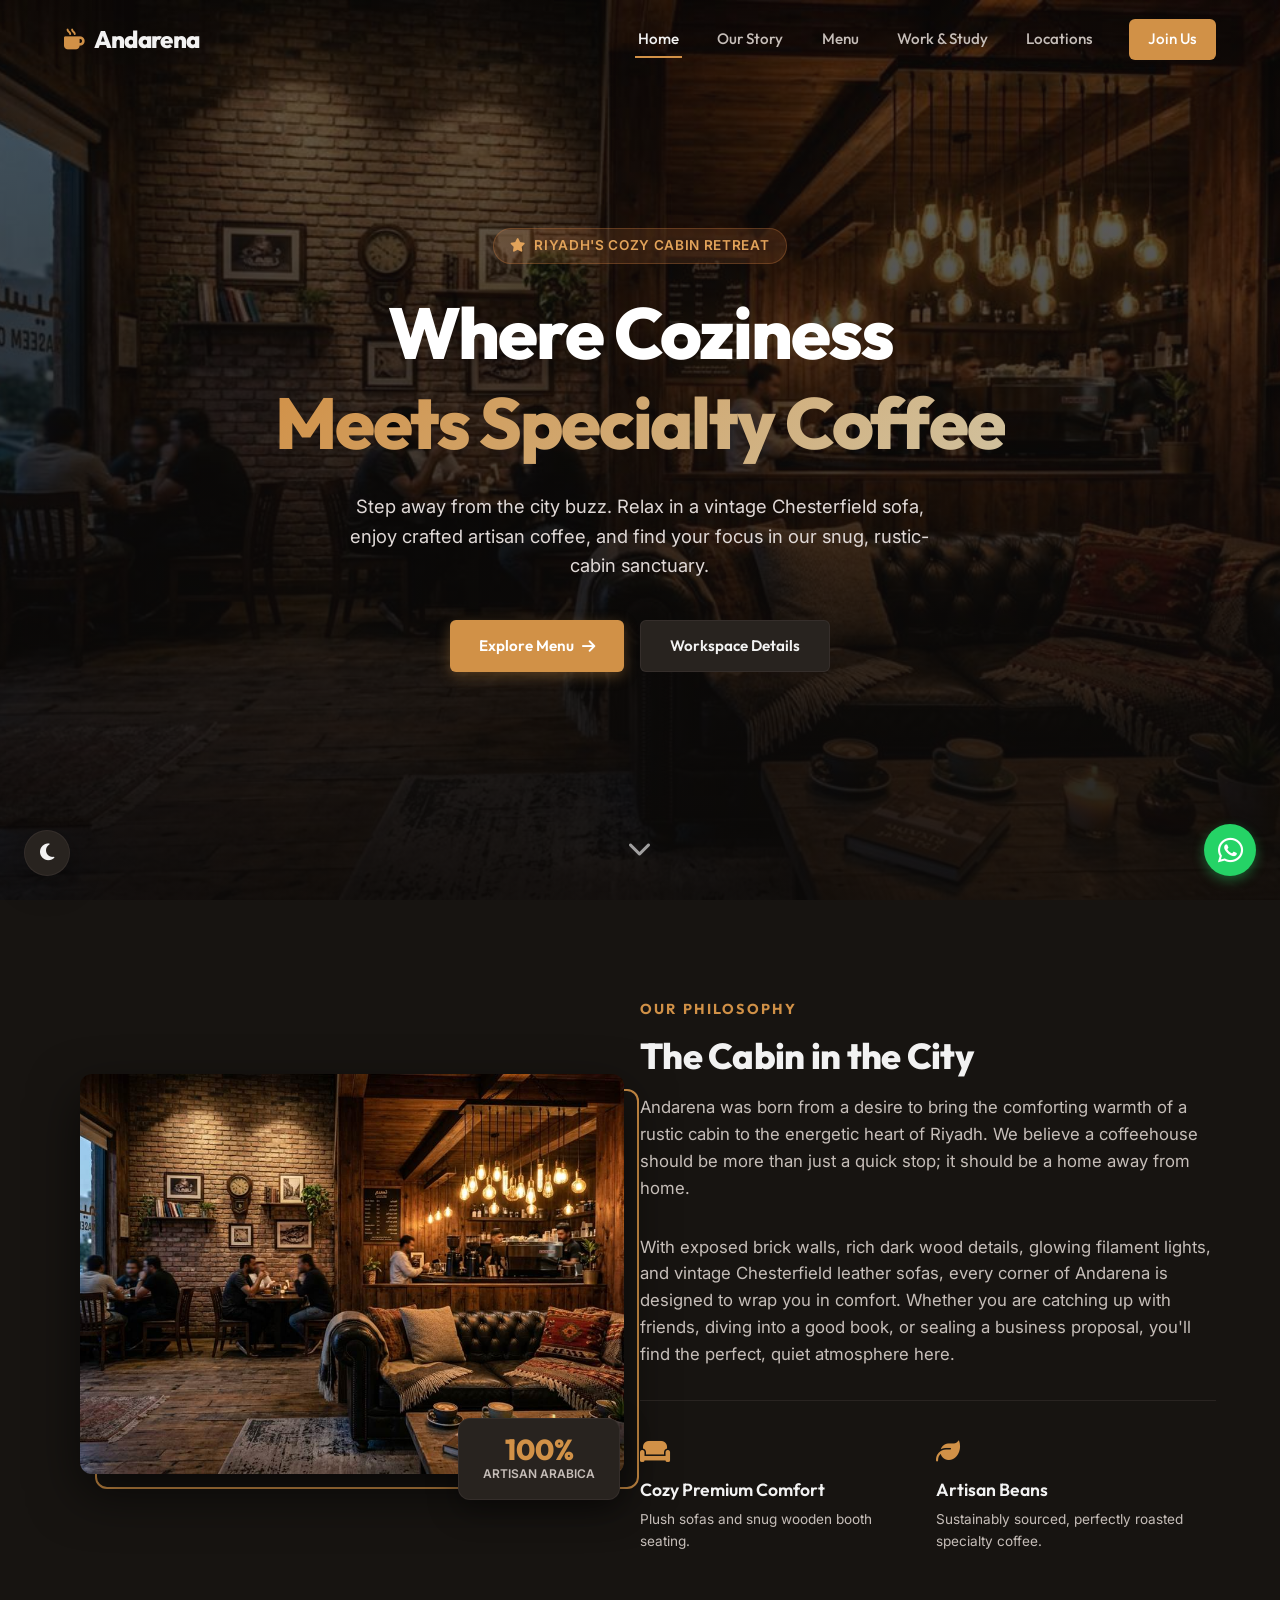
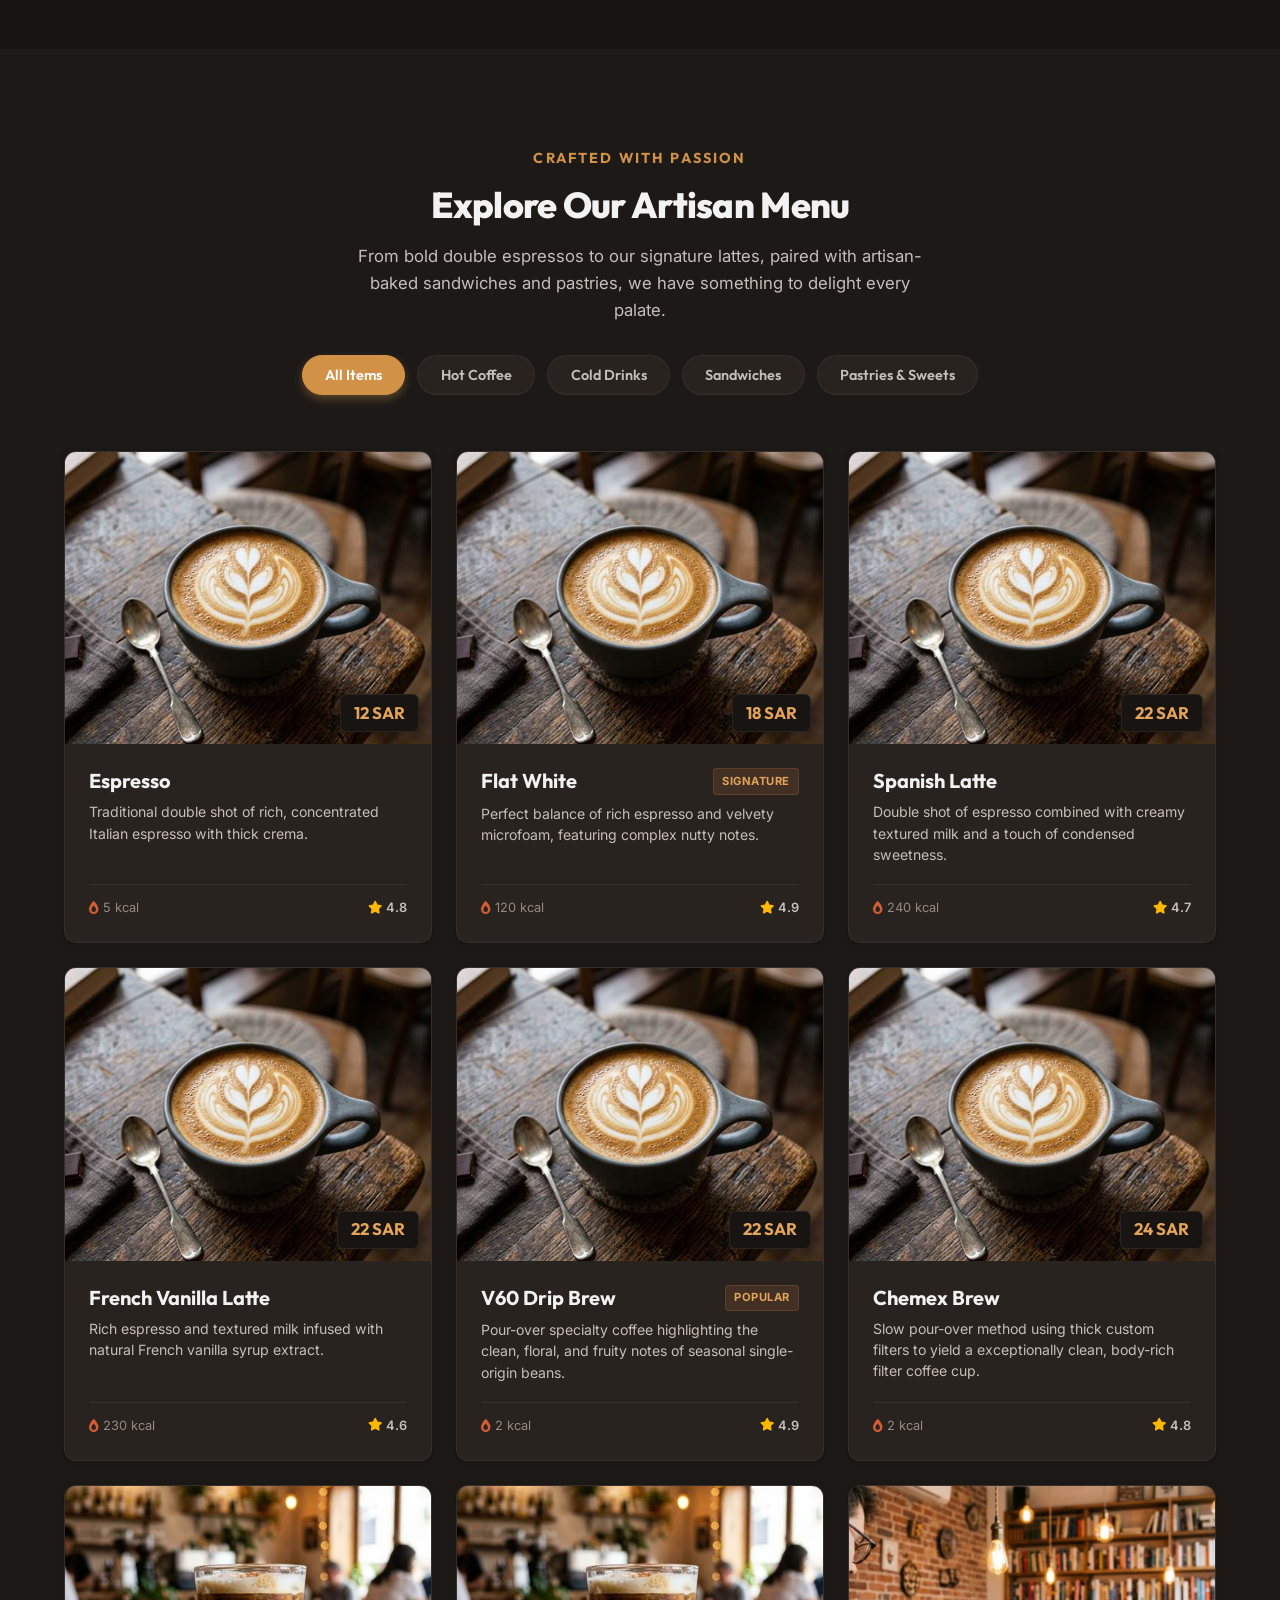
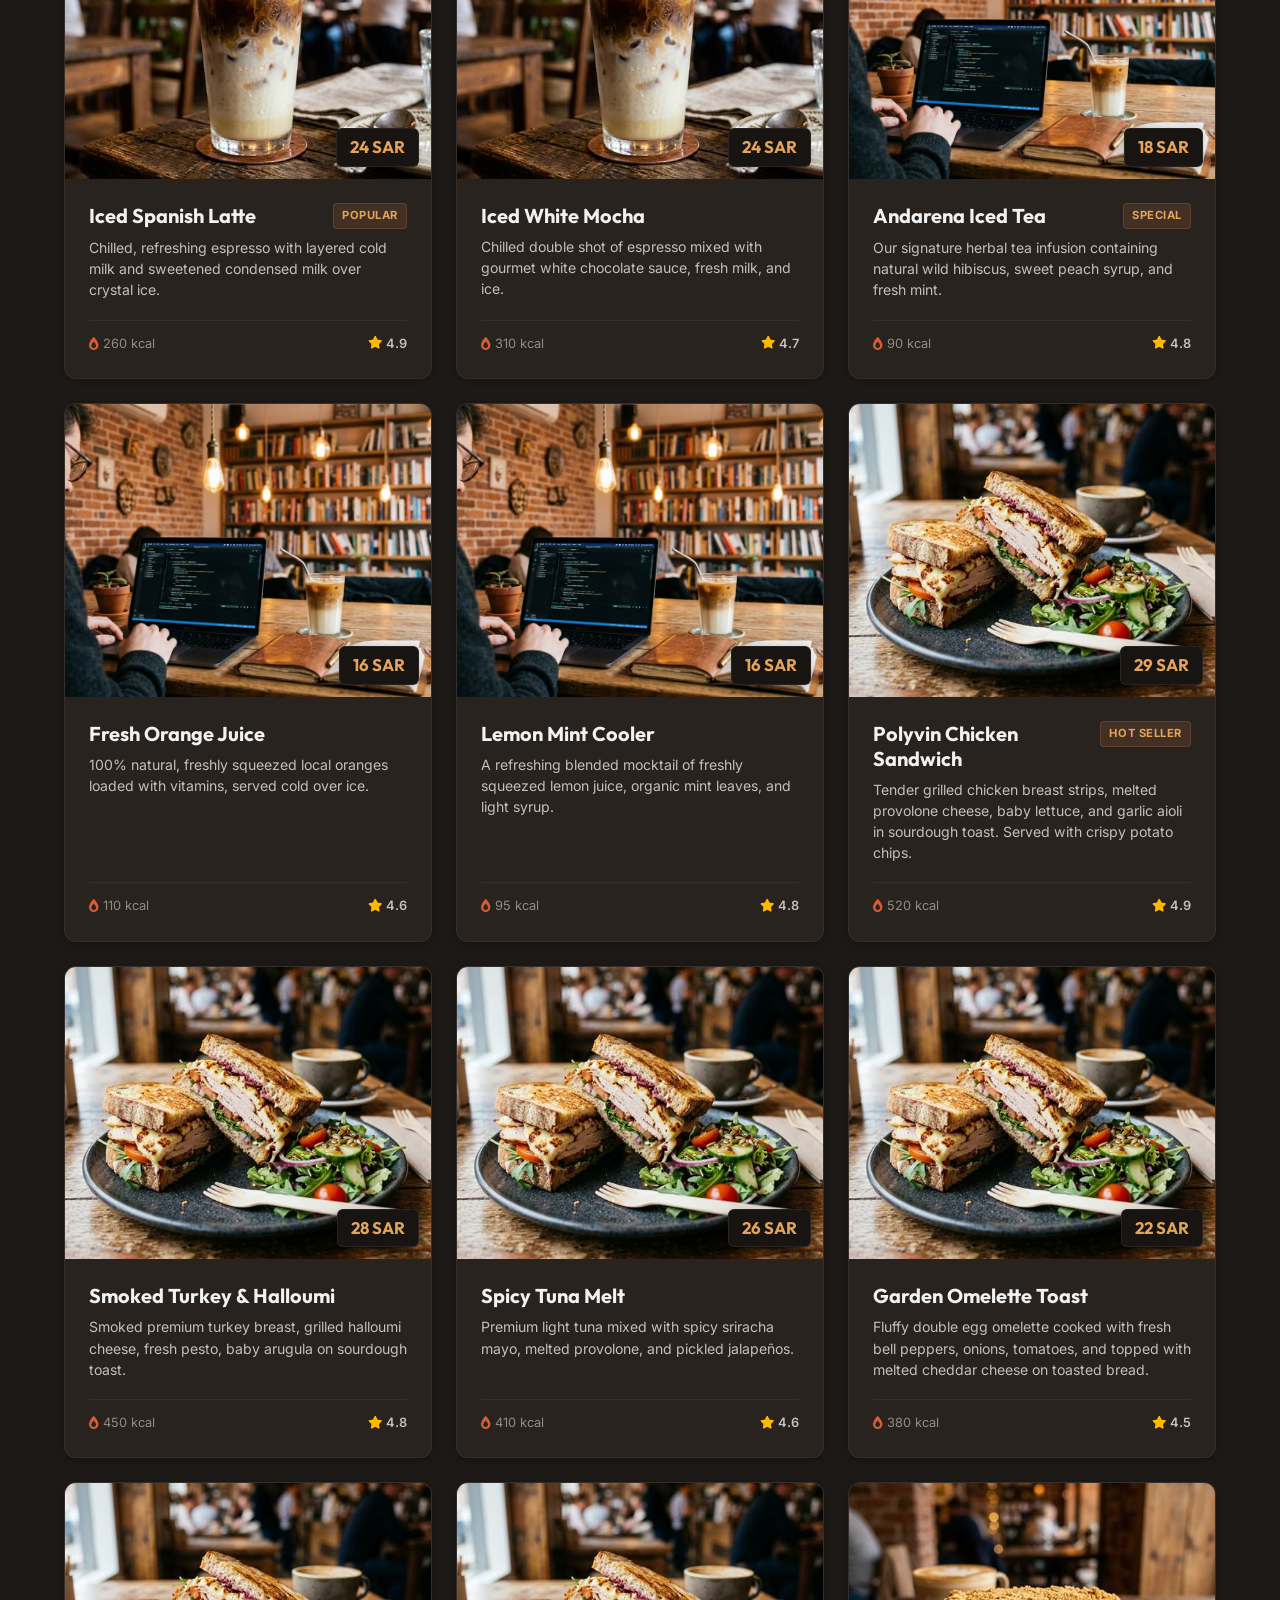
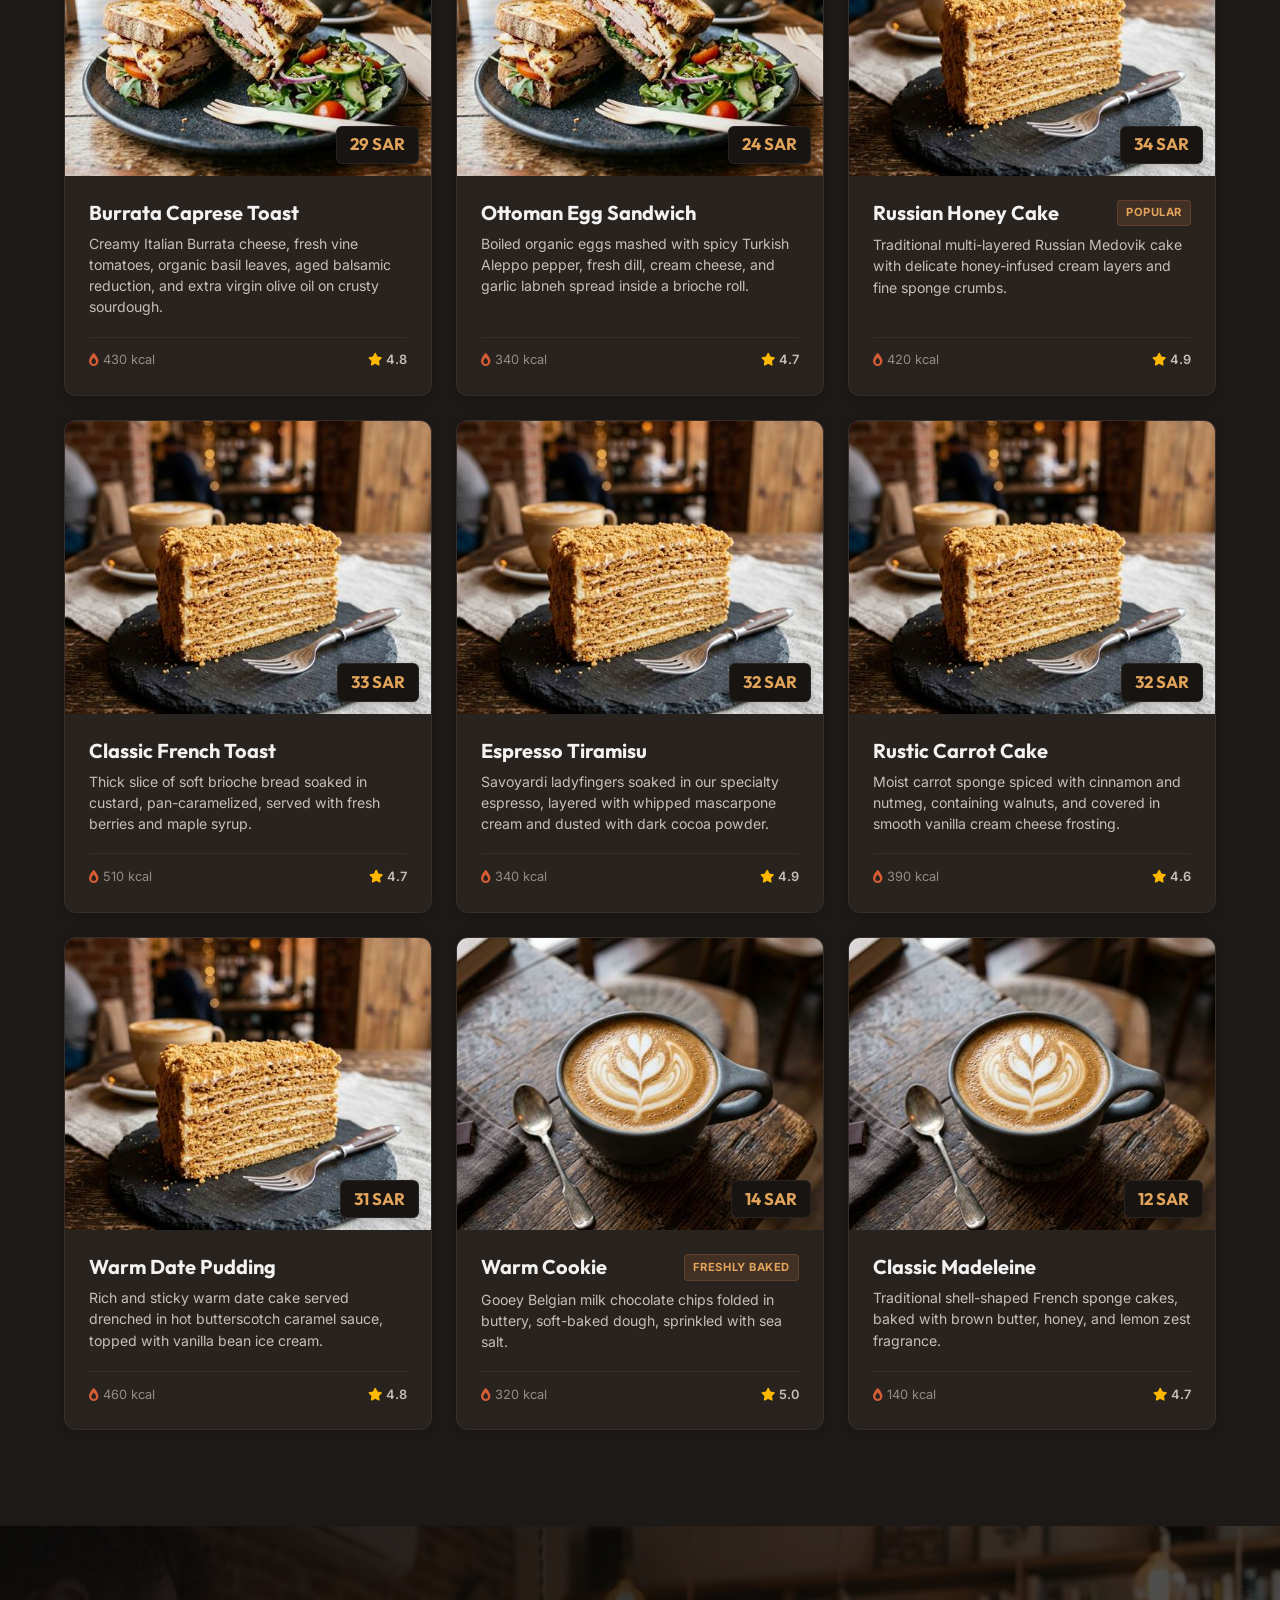
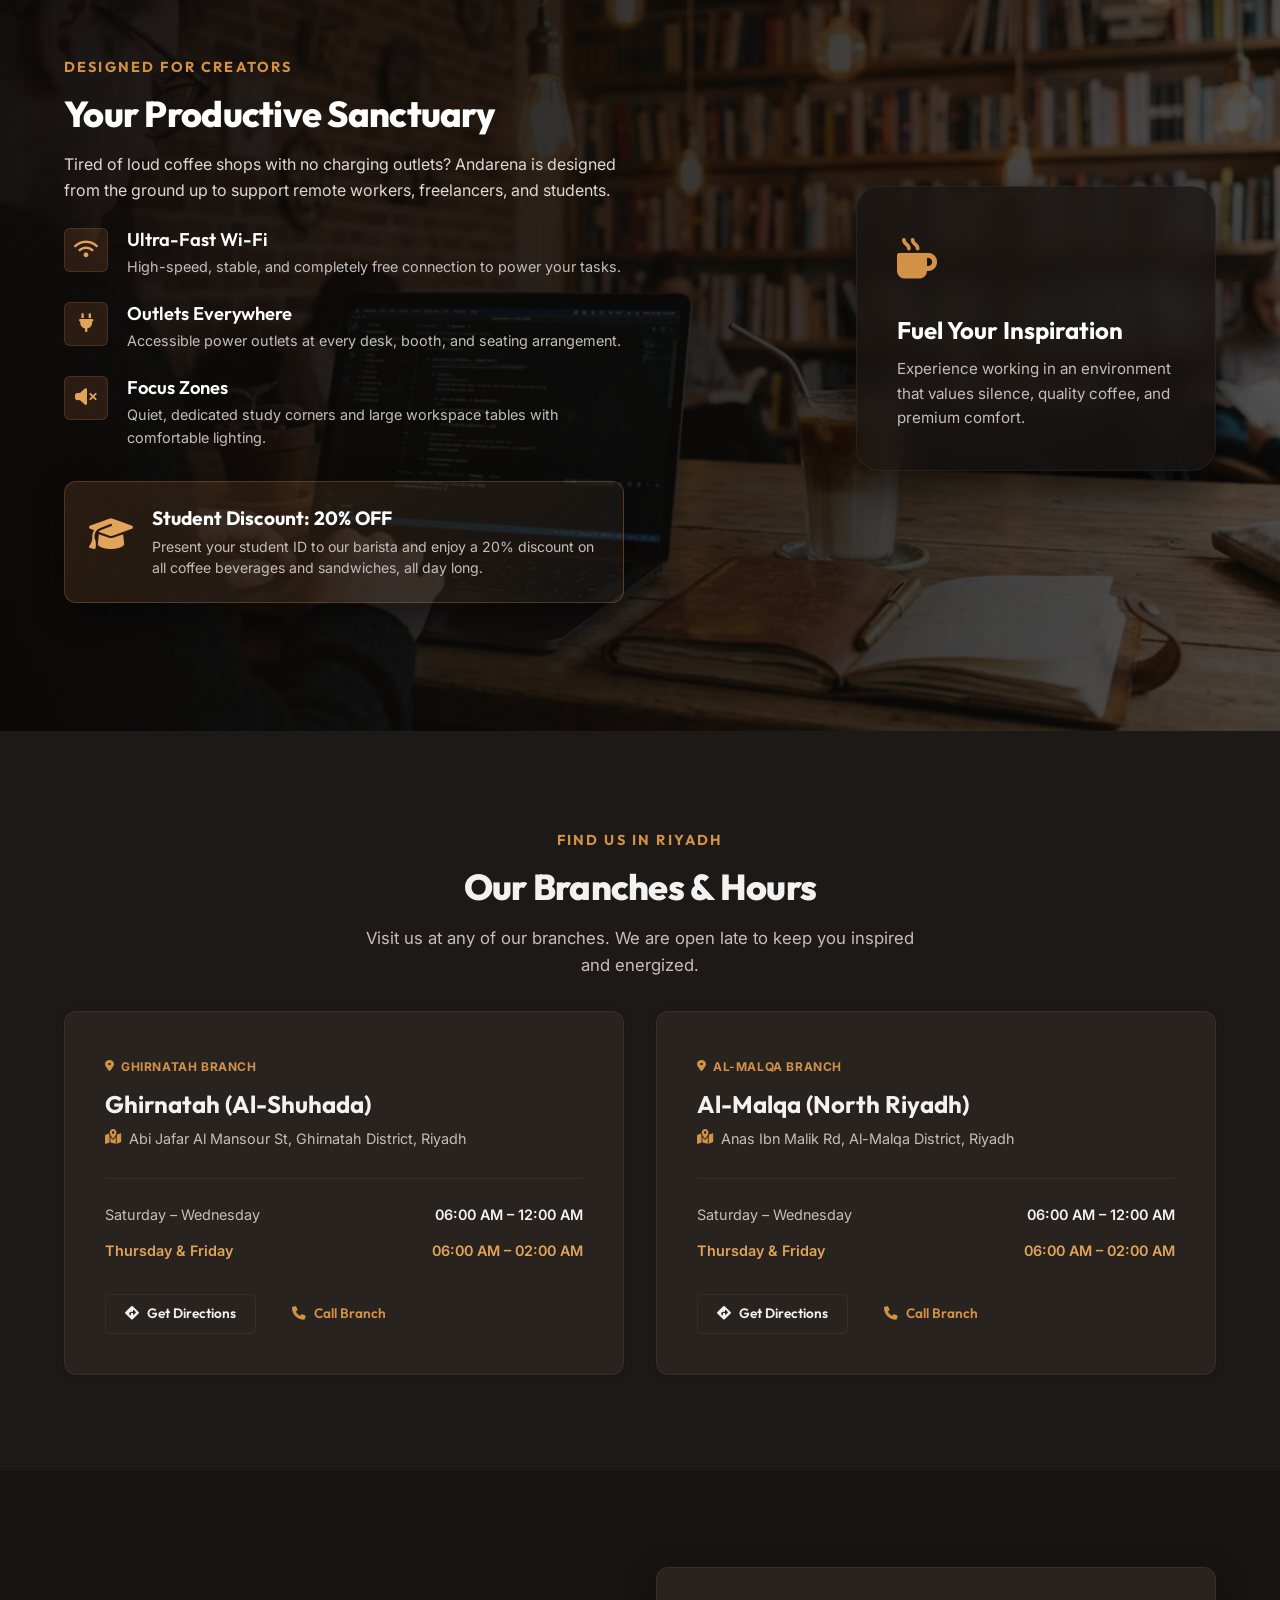
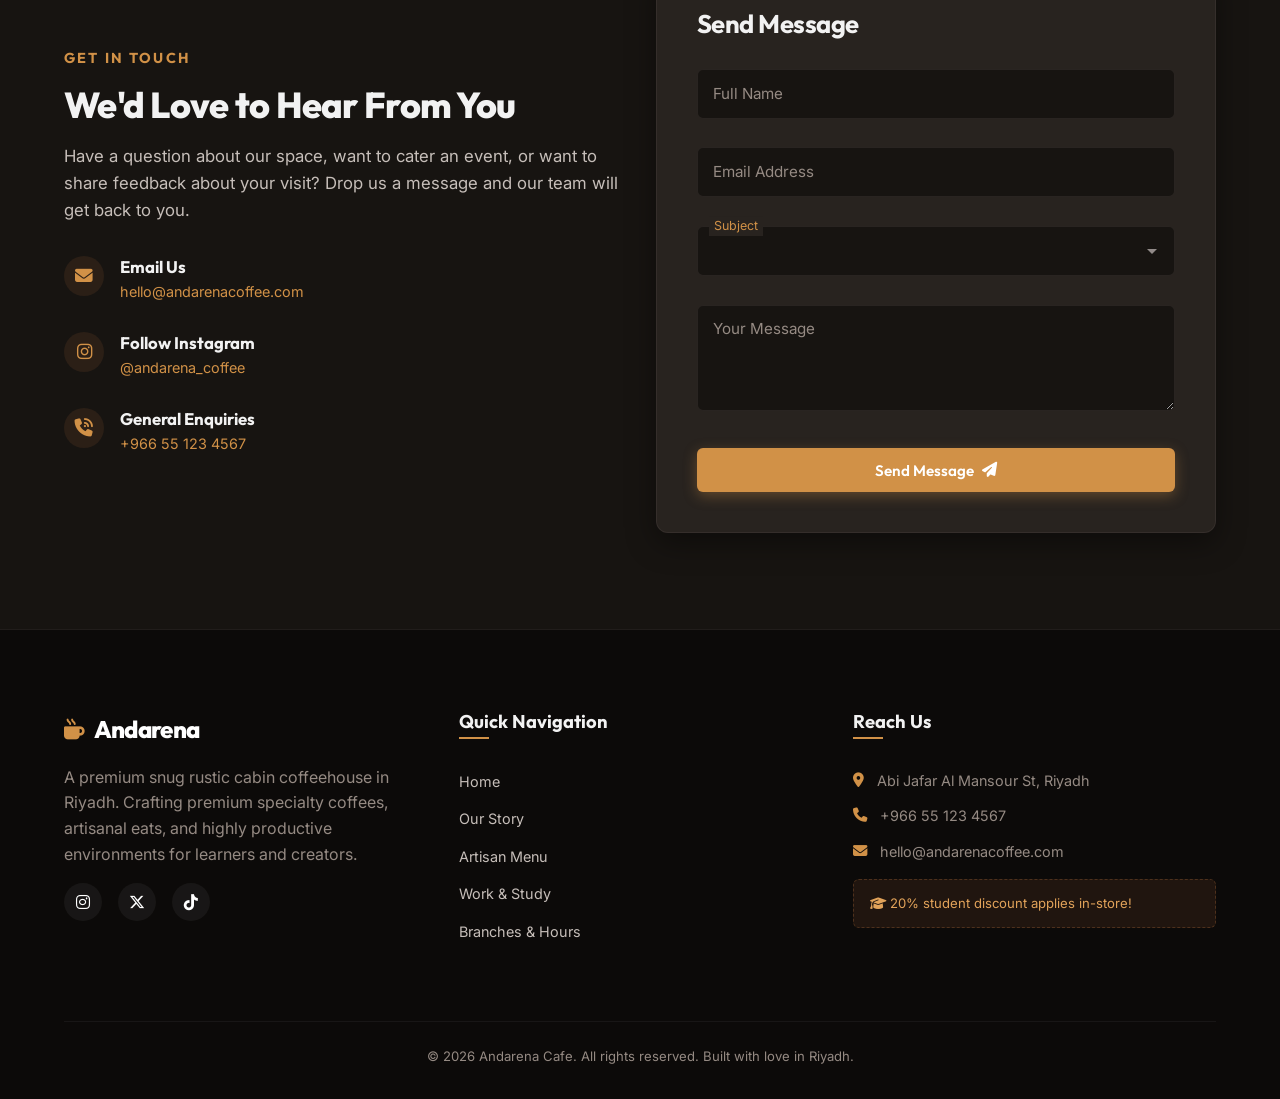
<file: andarena-cafe/index.html>
<!DOCTYPE html>
<html lang="en">
<head>
    <script>document.documentElement.className = "js";</script>
    <meta charset="UTF-8">
    <meta name="viewport" content="width=device-width, initial-scale=1.0">
    <title>Andarena Cafe | Cozy Coffeehouse & Creative Workspace in Riyadh</title>
    <meta name="description" content="Experience Andarena Cafe in Riyadh - a cozy, rustic cabin-like cafe with Chesterfield sofas, artisan coffee, gourmet sandwiches, and a perfect work-friendly atmosphere.">
    
    <!-- Open Graph / Facebook -->
    <meta property="og:type" content="website">
    <meta property="og:title" content="Andarena Cafe | Cozy Coffeehouse & Workspace in Riyadh">
    <meta property="og:description" content="A quiet, snug rustic oasis in Riyadh. Enjoy specialty coffees, gourmet sandwiches, and laptop-friendly workspace tables.">
    <meta property="og:image" content="assets/hero_cafe.jpg">
    
    <!-- Google Fonts -->
    <link rel="preconnect" href="https://fonts.googleapis.com">
    <link rel="preconnect" href="https://fonts.gstatic.com" crossorigin>
    <link href="https://fonts.googleapis.com/css2?family=Inter:wght@300;400;500;600;700&family=Outfit:wght@300;400;500;600;700;800&display=swap" rel="stylesheet">
    
    <!-- FontAwesome Icons -->
    <link rel="stylesheet" href="https://cdnjs.cloudflare.com/ajax/libs/font-awesome/6.4.0/css/all.min.css">
    
    <!-- Custom CSS -->
    <link rel="stylesheet" href="style.css?v=3">
</head>
<body>

    <!-- Header / Navbar -->
    <header class="navbar" id="navbar">
        <div class="nav-container">
            <a href="#home" class="logo">
                <span class="logo-icon"><i class="fa-solid fa-mug-hot"></i></span>
                Andarena
            </a>
            
            <nav class="nav-menu" id="nav-menu">
                <a href="#home" class="nav-link active">Home</a>
                <a href="#story" class="nav-link">Our Story</a>
                <a href="#menu" class="nav-link">Menu</a>
                <a href="#workspace" class="nav-link">Work & Study</a>
                <a href="#locations" class="nav-link">Locations</a>
                <a href="#contact" class="nav-link btn-contact">Join Us</a>
            </nav>
            
            <button class="mobile-toggle" id="mobile-toggle" aria-label="Toggle navigation menu">
                <span class="bar"></span>
                <span class="bar"></span>
                <span class="bar"></span>
            </button>
        </div>
    </header>

    <!-- Main Content -->
    <main>
        
        <!-- Hero Section -->
        <section id="home" class="hero" style="background-image: linear-gradient(to bottom, rgba(12, 10, 9, 0.6), rgba(12, 10, 9, 0.9)), url('assets/hero_cafe.jpg');">
            <div class="hero-content text-center">
                <span class="hero-badge reveal"><i class="fa-solid fa-star"></i> Riyadh's Cozy Cabin Retreat</span>
                <h1 class="reveal">Where Coziness <br><span class="text-gradient">Meets Specialty Coffee</span></h1>
                <p class="reveal-delay-1">Step away from the city buzz. Relax in a vintage Chesterfield sofa, enjoy crafted artisan coffee, and find your focus in our snug, rustic-cabin sanctuary.</p>
                <div class="hero-actions reveal-delay-2">
                    <a href="#menu" class="btn btn-primary">Explore Menu <i class="fa-solid fa-arrow-right"></i></a>
                    <a href="#workspace" class="btn btn-secondary">Workspace Details</a>
                </div>
            </div>
            <div class="hero-scroll-indicator">
                <a href="#story"><i class="fa-solid fa-chevron-down animate-bounce"></i></a>
            </div>
        </section>

        <!-- Our Story Section -->
        <section id="story" class="section story-section">
            <div class="container">
                <div class="grid grid-2 align-items-center">
                    <div class="story-image-wrapper reveal-left">
                        <div class="image-border-effect">
                            <img src="assets/hero_cafe.jpg" alt="Andarena Cafe Cozy Chesterfield Sofas" class="rounded-lg shadow-xl img-cover" loading="lazy">
                        </div>
                        <div class="floating-badge text-center">
                            <span class="number">100%</span>
                            <span class="text">Artisan Arabica</span>
                        </div>
                    </div>
                    
                    <div class="story-text-content reveal-right">
                        <span class="section-subtitle">Our Philosophy</span>
                        <h2 class="section-title">The Cabin in the City</h2>
                        <p class="section-desc">Andarena was born from a desire to bring the comforting warmth of a rustic cabin to the energetic heart of Riyadh. We believe a coffeehouse should be more than just a quick stop; it should be a home away from home.</p>
                        
                        <p class="section-desc">With exposed brick walls, rich dark wood details, glowing filament lights, and vintage Chesterfield leather sofas, every corner of Andarena is designed to wrap you in comfort. Whether you are catching up with friends, diving into a good book, or sealing a business proposal, you'll find the perfect, quiet atmosphere here.</p>
                        
                        <div class="story-highlights grid grid-2 gap-4">
                            <div class="highlight-item">
                                <span class="highlight-icon"><i class="fa-solid fa-couch"></i></span>
                                <h4>Cozy Premium Comfort</h4>
                                <p>Plush sofas and snug wooden booth seating.</p>
                            </div>
                            <div class="highlight-item">
                                <span class="highlight-icon"><i class="fa-solid fa-leaf"></i></span>
                                <h4>Artisan Beans</h4>
                                <p>Sustainably sourced, perfectly roasted specialty coffee.</p>
                            </div>
                        </div>
                    </div>
                </div>
            </div>
        </section>

        <!-- Interactive Menu Section -->
        <section id="menu" class="section menu-section bg-alt">
            <div class="container">
                <div class="section-header text-center">
                    <span class="section-subtitle">Crafted with Passion</span>
                    <h2 class="section-title">Explore Our Artisan Menu</h2>
                    <p class="section-desc max-w-xl mx-auto">From bold double espressos to our signature lattes, paired with artisan-baked sandwiches and pastries, we have something to delight every palate.</p>
                </div>
                
                <!-- Category Filter Tabs -->
                <div class="menu-tabs reveal">
                    <button class="tab-btn active" data-category="all">All Items</button>
                    <button class="tab-btn" data-category="hot-coffee">Hot Coffee</button>
                    <button class="tab-btn" data-category="cold-coffee">Cold Drinks</button>
                    <button class="tab-btn" data-category="sandwiches">Sandwiches</button>
                    <button class="tab-btn" data-category="pastries">Pastries & Sweets</button>
                </div>
                
                <!-- Menu Grid -->
                <div class="menu-grid grid grid-3 gap-6 reveal-up">
                    
                    <!-- ================= HOT COFFEE ================= -->
                    <!-- Item 1: Espresso -->
                    <div class="menu-card" data-category="hot-coffee">
                        <div class="menu-image-container">
                            <img src="assets/flat_white.jpg" alt="Traditional Italian Espresso" class="menu-img" loading="lazy">
                            <span class="menu-price">12 SAR</span>
                        </div>
                        <div class="menu-info">
                            <div class="menu-meta">
                                <h3>Espresso</h3>
                            </div>
                            <p class="menu-description">Traditional double shot of rich, concentrated Italian espresso with thick crema.</p>
                            <div class="menu-footer">
                                <span class="calories"><i class="fa-solid fa-fire-flame-simple"></i> 5 kcal</span>
                                <span class="rating"><i class="fa-solid fa-star"></i> 4.8</span>
                            </div>
                        </div>
                    </div>

                    <!-- Item 2: Flat White -->
                    <div class="menu-card" data-category="hot-coffee">
                        <div class="menu-image-container">
                            <img src="assets/flat_white.jpg" alt="Flat White Coffee with Latte Art" class="menu-img" loading="lazy">
                            <span class="menu-price">18 SAR</span>
                        </div>
                        <div class="menu-info">
                            <div class="menu-meta">
                                <h3>Flat White</h3>
                                <span class="badge">Signature</span>
                            </div>
                            <p class="menu-description">Perfect balance of rich espresso and velvety microfoam, featuring complex nutty notes.</p>
                            <div class="menu-footer">
                                <span class="calories"><i class="fa-solid fa-fire-flame-simple"></i> 120 kcal</span>
                                <span class="rating"><i class="fa-solid fa-star"></i> 4.9</span>
                            </div>
                        </div>
                    </div>
                    
                    <!-- Item 3: Spanish Latte -->
                    <div class="menu-card" data-category="hot-coffee">
                        <div class="menu-image-container">
                            <img src="assets/flat_white.jpg" alt="Hot Spanish Latte" class="menu-img" loading="lazy">
                            <span class="menu-price">22 SAR</span>
                        </div>
                        <div class="menu-info">
                            <div class="menu-meta">
                                <h3>Spanish Latte</h3>
                            </div>
                            <p class="menu-description">Double shot of espresso combined with creamy textured milk and a touch of condensed sweetness.</p>
                            <div class="menu-footer">
                                <span class="calories"><i class="fa-solid fa-fire-flame-simple"></i> 240 kcal</span>
                                <span class="rating"><i class="fa-solid fa-star"></i> 4.7</span>
                            </div>
                        </div>
                    </div>

                    <!-- Item 4: French Vanilla Latte -->
                    <div class="menu-card" data-category="hot-coffee">
                        <div class="menu-image-container">
                            <img src="assets/flat_white.jpg" alt="French Vanilla Latte" class="menu-img" loading="lazy">
                            <span class="menu-price">22 SAR</span>
                        </div>
                        <div class="menu-info">
                            <div class="menu-meta">
                                <h3>French Vanilla Latte</h3>
                            </div>
                            <p class="menu-description">Rich espresso and textured milk infused with natural French vanilla syrup extract.</p>
                            <div class="menu-footer">
                                <span class="calories"><i class="fa-solid fa-fire-flame-simple"></i> 230 kcal</span>
                                <span class="rating"><i class="fa-solid fa-star"></i> 4.6</span>
                            </div>
                        </div>
                    </div>

                    <!-- Item 5: V60 Specialty -->
                    <div class="menu-card" data-category="hot-coffee">
                        <div class="menu-image-container">
                            <img src="assets/flat_white.jpg" alt="V60 Drip Brew Coffee" class="menu-img" loading="lazy">
                            <span class="menu-price">22 SAR</span>
                        </div>
                        <div class="menu-info">
                            <div class="menu-meta">
                                <h3>V60 Drip Brew</h3>
                                <span class="badge">Popular</span>
                            </div>
                            <p class="menu-description">Pour-over specialty coffee highlighting the clean, floral, and fruity notes of seasonal single-origin beans.</p>
                            <div class="menu-footer">
                                <span class="calories"><i class="fa-solid fa-fire-flame-simple"></i> 2 kcal</span>
                                <span class="rating"><i class="fa-solid fa-star"></i> 4.9</span>
                            </div>
                        </div>
                    </div>

                    <!-- Item 6: Chemex -->
                    <div class="menu-card" data-category="hot-coffee">
                        <div class="menu-image-container">
                            <img src="assets/flat_white.jpg" alt="Chemex Specialty Drip" class="menu-img" loading="lazy">
                            <span class="menu-price">24 SAR</span>
                        </div>
                        <div class="menu-info">
                            <div class="menu-meta">
                                <h3>Chemex Brew</h3>
                            </div>
                            <p class="menu-description">Slow pour-over method using thick custom filters to yield a exceptionally clean, body-rich filter coffee cup.</p>
                            <div class="menu-footer">
                                <span class="calories"><i class="fa-solid fa-fire-flame-simple"></i> 2 kcal</span>
                                <span class="rating"><i class="fa-solid fa-star"></i> 4.8</span>
                            </div>
                        </div>
                    </div>

                    <!-- ================= COLD DRINKS ================= -->
                    <!-- Item 7: Iced Spanish Latte -->
                    <div class="menu-card" data-category="cold-coffee">
                        <div class="menu-image-container">
                            <img src="assets/iced_latte.jpg" alt="Iced Spanish Latte" class="menu-img" loading="lazy">
                            <span class="menu-price">24 SAR</span>
                        </div>
                        <div class="menu-info">
                            <div class="menu-meta">
                                <h3>Iced Spanish Latte</h3>
                                <span class="badge">Popular</span>
                            </div>
                            <p class="menu-description">Chilled, refreshing espresso with layered cold milk and sweetened condensed milk over crystal ice.</p>
                            <div class="menu-footer">
                                <span class="calories"><i class="fa-solid fa-fire-flame-simple"></i> 260 kcal</span>
                                <span class="rating"><i class="fa-solid fa-star"></i> 4.9</span>
                            </div>
                        </div>
                    </div>

                    <!-- Item 8: Iced White Mocha -->
                    <div class="menu-card" data-category="cold-coffee">
                        <div class="menu-image-container">
                            <img src="assets/iced_latte.jpg" alt="Iced White Mocha" class="menu-img" loading="lazy">
                            <span class="menu-price">24 SAR</span>
                        </div>
                        <div class="menu-info">
                            <div class="menu-meta">
                                <h3>Iced White Mocha</h3>
                            </div>
                            <p class="menu-description">Chilled double shot of espresso mixed with gourmet white chocolate sauce, fresh milk, and ice.</p>
                            <div class="menu-footer">
                                <span class="calories"><i class="fa-solid fa-fire-flame-simple"></i> 310 kcal</span>
                                <span class="rating"><i class="fa-solid fa-star"></i> 4.7</span>
                            </div>
                        </div>
                    </div>

                    <!-- Item 9: Andarena Iced Tea -->
                    <div class="menu-card" data-category="cold-coffee">
                        <div class="menu-image-container">
                            <img src="assets/workspace.jpg" alt="Andarena Signature Iced Tea" class="menu-img" loading="lazy">
                            <span class="menu-price">18 SAR</span>
                        </div>
                        <div class="menu-info">
                            <div class="menu-meta">
                                <h3>Andarena Iced Tea</h3>
                                <span class="badge">Special</span>
                            </div>
                            <p class="menu-description">Our signature herbal tea infusion containing natural wild hibiscus, sweet peach syrup, and fresh mint.</p>
                            <div class="menu-footer">
                                <span class="calories"><i class="fa-solid fa-fire-flame-simple"></i> 90 kcal</span>
                                <span class="rating"><i class="fa-solid fa-star"></i> 4.8</span>
                            </div>
                        </div>
                    </div>

                    <!-- Item 10: Fresh Orange Juice -->
                    <div class="menu-card" data-category="cold-coffee">
                        <div class="menu-image-container">
                            <img src="assets/workspace.jpg" alt="Freshly Squeezed Orange Juice" class="menu-img" loading="lazy">
                            <span class="menu-price">16 SAR</span>
                        </div>
                        <div class="menu-info">
                            <div class="menu-meta">
                                <h3>Fresh Orange Juice</h3>
                            </div>
                            <p class="menu-description">100% natural, freshly squeezed local oranges loaded with vitamins, served cold over ice.</p>
                            <div class="menu-footer">
                                <span class="calories"><i class="fa-solid fa-fire-flame-simple"></i> 110 kcal</span>
                                <span class="rating"><i class="fa-solid fa-star"></i> 4.6</span>
                            </div>
                        </div>
                    </div>

                    <!-- Item 11: Lemon Mint Juice -->
                    <div class="menu-card" data-category="cold-coffee">
                        <div class="menu-image-container">
                            <img src="assets/workspace.jpg" alt="Fresh Lemon Mint Juice" class="menu-img" loading="lazy">
                            <span class="menu-price">16 SAR</span>
                        </div>
                        <div class="menu-info">
                            <div class="menu-meta">
                                <h3>Lemon Mint Cooler</h3>
                            </div>
                            <p class="menu-description">A refreshing blended mocktail of freshly squeezed lemon juice, organic mint leaves, and light syrup.</p>
                            <div class="menu-footer">
                                <span class="calories"><i class="fa-solid fa-fire-flame-simple"></i> 95 kcal</span>
                                <span class="rating"><i class="fa-solid fa-star"></i> 4.8</span>
                            </div>
                        </div>
                    </div>

                    <!-- ================= SANDWICHES ================= -->
                    <!-- Item 12: Polyvin Chicken Sandwich -->
                    <div class="menu-card" data-category="sandwiches">
                        <div class="menu-image-container">
                            <img src="assets/turkey_sandwich.jpg" alt="Polyvin Chicken Sandwich" class="menu-img" loading="lazy">
                            <span class="menu-price">29 SAR</span>
                        </div>
                        <div class="menu-info">
                            <div class="menu-meta">
                                <h3>Polyvin Chicken Sandwich</h3>
                                <span class="badge">Hot seller</span>
                            </div>
                            <p class="menu-description">Tender grilled chicken breast strips, melted provolone cheese, baby lettuce, and garlic aioli in sourdough toast. Served with crispy potato chips.</p>
                            <div class="menu-footer">
                                <span class="calories"><i class="fa-solid fa-fire-flame-simple"></i> 520 kcal</span>
                                <span class="rating"><i class="fa-solid fa-star"></i> 4.9</span>
                            </div>
                        </div>
                    </div>

                    <!-- Item 13: Smoked Turkey & Halloumi -->
                    <div class="menu-card" data-category="sandwiches">
                        <div class="menu-image-container">
                            <img src="assets/turkey_sandwich.jpg" alt="Smoked Turkey and Halloumi Sandwich" class="menu-img" loading="lazy">
                            <span class="menu-price">28 SAR</span>
                        </div>
                        <div class="menu-info">
                            <div class="menu-meta">
                                <h3>Smoked Turkey & Halloumi</h3>
                            </div>
                            <p class="menu-description">Smoked premium turkey breast, grilled halloumi cheese, fresh pesto, baby arugula on sourdough toast.</p>
                            <div class="menu-footer">
                                <span class="calories"><i class="fa-solid fa-fire-flame-simple"></i> 450 kcal</span>
                                <span class="rating"><i class="fa-solid fa-star"></i> 4.8</span>
                            </div>
                        </div>
                    </div>
                    
                    <!-- Item 14: Spicy Tuna Melt -->
                    <div class="menu-card" data-category="sandwiches">
                        <div class="menu-image-container">
                            <img src="assets/turkey_sandwich.jpg" alt="Spicy Tuna Sandwich" class="menu-img" loading="lazy">
                            <span class="menu-price">26 SAR</span>
                        </div>
                        <div class="menu-info">
                            <div class="menu-meta">
                                <h3>Spicy Tuna Melt</h3>
                            </div>
                            <p class="menu-description">Premium light tuna mixed with spicy sriracha mayo, melted provolone, and pickled jalapeños.</p>
                            <div class="menu-footer">
                                <span class="calories"><i class="fa-solid fa-fire-flame-simple"></i> 410 kcal</span>
                                <span class="rating"><i class="fa-solid fa-star"></i> 4.6</span>
                            </div>
                        </div>
                    </div>

                    <!-- Item 15: Omelette Sandwich -->
                    <div class="menu-card" data-category="sandwiches">
                        <div class="menu-image-container">
                            <img src="assets/turkey_sandwich.jpg" alt="Breakfast Omelette Sandwich" class="menu-img" loading="lazy">
                            <span class="menu-price">22 SAR</span>
                        </div>
                        <div class="menu-info">
                            <div class="menu-meta">
                                <h3>Garden Omelette Toast</h3>
                            </div>
                            <p class="menu-description">Fluffy double egg omelette cooked with fresh bell peppers, onions, tomatoes, and topped with melted cheddar cheese on toasted bread.</p>
                            <div class="menu-footer">
                                <span class="calories"><i class="fa-solid fa-fire-flame-simple"></i> 380 kcal</span>
                                <span class="rating"><i class="fa-solid fa-star"></i> 4.5</span>
                            </div>
                        </div>
                    </div>

                    <!-- Item 16: Burrata Sandwich -->
                    <div class="menu-card" data-category="sandwiches">
                        <div class="menu-image-container">
                            <img src="assets/turkey_sandwich.jpg" alt="Burrata Cheese Sandwich" class="menu-img" loading="lazy">
                            <span class="menu-price">29 SAR</span>
                        </div>
                        <div class="menu-info">
                            <div class="menu-meta">
                                <h3>Burrata Caprese Toast</h3>
                            </div>
                            <p class="menu-description">Creamy Italian Burrata cheese, fresh vine tomatoes, organic basil leaves, aged balsamic reduction, and extra virgin olive oil on crusty sourdough.</p>
                            <div class="menu-footer">
                                <span class="calories"><i class="fa-solid fa-fire-flame-simple"></i> 430 kcal</span>
                                <span class="rating"><i class="fa-solid fa-star"></i> 4.8</span>
                            </div>
                        </div>
                    </div>

                    <!-- Item 17: Ottoman Egg Sandwich -->
                    <div class="menu-card" data-category="sandwiches">
                        <div class="menu-image-container">
                            <img src="assets/turkey_sandwich.jpg" alt="Ottoman style Egg Sandwich" class="menu-img" loading="lazy">
                            <span class="menu-price">24 SAR</span>
                        </div>
                        <div class="menu-info">
                            <div class="menu-meta">
                                <h3>Ottoman Egg Sandwich</h3>
                            </div>
                            <p class="menu-description">Boiled organic eggs mashed with spicy Turkish Aleppo pepper, fresh dill, cream cheese, and garlic labneh spread inside a brioche roll.</p>
                            <div class="menu-footer">
                                <span class="calories"><i class="fa-solid fa-fire-flame-simple"></i> 340 kcal</span>
                                <span class="rating"><i class="fa-solid fa-star"></i> 4.7</span>
                            </div>
                        </div>
                    </div>

                    <!-- ================= PASTRIES & SWEETS ================= -->
                    <!-- Item 18: Honey Cake -->
                    <div class="menu-card" data-category="pastries">
                        <div class="menu-image-container">
                            <img src="assets/honey_cake.jpg" alt="Russian Honey Cake Medovik" class="menu-img" loading="lazy">
                            <span class="menu-price">34 SAR</span>
                        </div>
                        <div class="menu-info">
                            <div class="menu-meta">
                                <h3>Russian Honey Cake</h3>
                                <span class="badge">Popular</span>
                            </div>
                            <p class="menu-description">Traditional multi-layered Russian Medovik cake with delicate honey-infused cream layers and fine sponge crumbs.</p>
                            <div class="menu-footer">
                                <span class="calories"><i class="fa-solid fa-fire-flame-simple"></i> 420 kcal</span>
                                <span class="rating"><i class="fa-solid fa-star"></i> 4.9</span>
                            </div>
                        </div>
                    </div>

                    <!-- Item 19: French Toast -->
                    <div class="menu-card" data-category="pastries">
                        <div class="menu-image-container">
                            <img src="assets/honey_cake.jpg" alt="Artisan Brioche French Toast" class="menu-img" loading="lazy">
                            <span class="menu-price">33 SAR</span>
                        </div>
                        <div class="menu-info">
                            <div class="menu-meta">
                                <h3>Classic French Toast</h3>
                            </div>
                            <p class="menu-description">Thick slice of soft brioche bread soaked in custard, pan-caramelized, served with fresh berries and maple syrup.</p>
                            <div class="menu-footer">
                                <span class="calories"><i class="fa-solid fa-fire-flame-simple"></i> 510 kcal</span>
                                <span class="rating"><i class="fa-solid fa-star"></i> 4.7</span>
                            </div>
                        </div>
                    </div>

                    <!-- Item 20: Tiramisu -->
                    <div class="menu-card" data-category="pastries">
                        <div class="menu-image-container">
                            <img src="assets/honey_cake.jpg" alt="Espresso Tiramisu Cake" class="menu-img" loading="lazy">
                            <span class="menu-price">32 SAR</span>
                        </div>
                        <div class="menu-info">
                            <div class="menu-meta">
                                <h3>Espresso Tiramisu</h3>
                            </div>
                            <p class="menu-description">Savoyardi ladyfingers soaked in our specialty espresso, layered with whipped mascarpone cream and dusted with dark cocoa powder.</p>
                            <div class="menu-footer">
                                <span class="calories"><i class="fa-solid fa-fire-flame-simple"></i> 340 kcal</span>
                                <span class="rating"><i class="fa-solid fa-star"></i> 4.9</span>
                            </div>
                        </div>
                    </div>

                    <!-- Item 21: Carrot Cake -->
                    <div class="menu-card" data-category="pastries">
                        <div class="menu-image-container">
                            <img src="assets/honey_cake.jpg" alt="Rustic Spiced Carrot Cake" class="menu-img" loading="lazy">
                            <span class="menu-price">32 SAR</span>
                        </div>
                        <div class="menu-info">
                            <div class="menu-meta">
                                <h3>Rustic Carrot Cake</h3>
                            </div>
                            <p class="menu-description">Moist carrot sponge spiced with cinnamon and nutmeg, containing walnuts, and covered in smooth vanilla cream cheese frosting.</p>
                            <div class="menu-footer">
                                <span class="calories"><i class="fa-solid fa-fire-flame-simple"></i> 390 kcal</span>
                                <span class="rating"><i class="fa-solid fa-star"></i> 4.6</span>
                            </div>
                        </div>
                    </div>

                    <!-- Item 22: Date Pudding -->
                    <div class="menu-card" data-category="pastries">
                        <div class="menu-image-container">
                            <img src="assets/honey_cake.jpg" alt="Warm Date Pudding Cake" class="menu-img" loading="lazy">
                            <span class="menu-price">31 SAR</span>
                        </div>
                        <div class="menu-info">
                            <div class="menu-meta">
                                <h3>Warm Date Pudding</h3>
                            </div>
                            <p class="menu-description">Rich and sticky warm date cake served drenched in hot butterscotch caramel sauce, topped with vanilla bean ice cream.</p>
                            <div class="menu-footer">
                                <span class="calories"><i class="fa-solid fa-fire-flame-simple"></i> 460 kcal</span>
                                <span class="rating"><i class="fa-solid fa-star"></i> 4.8</span>
                            </div>
                        </div>
                    </div>

                    <!-- Item 23: Warm Cookie -->
                    <div class="menu-card" data-category="pastries">
                        <div class="menu-image-container">
                            <img src="assets/flat_white.jpg" alt="Warm Chocolate Chip Cookie" class="menu-img" loading="lazy">
                            <span class="menu-price">14 SAR</span>
                        </div>
                        <div class="menu-info">
                            <div class="menu-meta">
                                <h3>Warm Cookie</h3>
                                <span class="badge">Freshly baked</span>
                            </div>
                            <p class="menu-description">Gooey Belgian milk chocolate chips folded in buttery, soft-baked dough, sprinkled with sea salt.</p>
                            <div class="menu-footer">
                                <span class="calories"><i class="fa-solid fa-fire-flame-simple"></i> 320 kcal</span>
                                <span class="rating"><i class="fa-solid fa-star"></i> 5.0</span>
                            </div>
                        </div>
                    </div>

                    <!-- Item 24: Madeleine Cake -->
                    <div class="menu-card" data-category="pastries">
                        <div class="menu-image-container">
                            <img src="assets/flat_white.jpg" alt="Traditional French Madeleine Cake" class="menu-img" loading="lazy">
                            <span class="menu-price">12 SAR</span>
                        </div>
                        <div class="menu-info">
                            <div class="menu-meta">
                                <h3>Classic Madeleine</h3>
                            </div>
                            <p class="menu-description">Traditional shell-shaped French sponge cakes, baked with brown butter, honey, and lemon zest fragrance.</p>
                            <div class="menu-footer">
                                <span class="calories"><i class="fa-solid fa-fire-flame-simple"></i> 140 kcal</span>
                                <span class="rating"><i class="fa-solid fa-star"></i> 4.7</span>
                            </div>
                        </div>
                    </div>
                    
                </div>
            </div>
        </section>

        <!-- Laptop-friendly Workspace Section -->
        <section id="workspace" class="section workspace-section" style="background-image: linear-gradient(to right, rgba(12, 10, 9, 0.95), rgba(12, 10, 9, 0.7)), url('assets/workspace.jpg');">
            <div class="container">
                <div class="grid grid-2 gap-8 align-items-center">
                    <div class="workspace-text reveal-left">
                        <span class="section-subtitle text-amber">Designed for Creators</span>
                        <h2 class="section-title text-white">Your Productive Sanctuary</h2>
                        <p class="text-light">Tired of loud coffee shops with no charging outlets? Andarena is designed from the ground up to support remote workers, freelancers, and students.</p>
                        
                        <div class="workspace-features mt-6">
                            <div class="feature-row">
                                <span class="feature-icon"><i class="fa-solid fa-wifi"></i></span>
                                <div>
                                    <h5>Ultra-Fast Wi-Fi</h5>
                                    <p>High-speed, stable, and completely free connection to power your tasks.</p>
                                </div>
                            </div>
                            
                            <div class="feature-row">
                                <span class="feature-icon"><i class="fa-solid fa-plug"></i></span>
                                <div>
                                    <h5>Outlets Everywhere</h5>
                                    <p>Accessible power outlets at every desk, booth, and seating arrangement.</p>
                                </div>
                            </div>

                            <div class="feature-row">
                                <span class="feature-icon"><i class="fa-solid fa-volume-mute"></i></span>
                                <div>
                                    <h5>Focus Zones</h5>
                                    <p>Quiet, dedicated study corners and large workspace tables with comfortable lighting.</p>
                                </div>
                            </div>
                        </div>

                        <!-- Special student offer card -->
                        <div class="student-discount-card mt-8 reveal-up">
                            <div class="discount-icon"><i class="fa-solid fa-graduation-cap"></i></div>
                            <div class="discount-info">
                                <h4>Student Discount: 20% OFF</h4>
                                <p>Present your student ID to our barista and enjoy a 20% discount on all coffee beverages and sandwiches, all day long.</p>
                            </div>
                        </div>
                    </div>
                    
                    <!-- Decorative Right Column -->
                    <div class="workspace-image-container hide-mobile reveal-right">
                        <div class="experience-card">
                            <span class="card-icon"><i class="fa-solid fa-mug-hot animate-pulse"></i></span>
                            <div class="card-body">
                                <h3>Fuel Your Inspiration</h3>
                                <p>Experience working in an environment that values silence, quality coffee, and premium comfort.</p>
                            </div>
                        </div>
                    </div>
                </div>
            </div>
        </section>

        <!-- Locations & Operating Hours -->
        <section id="locations" class="section locations-section bg-alt">
            <div class="container">
                <div class="section-header text-center">
                    <span class="section-subtitle">Find Us in Riyadh</span>
                    <h2 class="section-title">Our Branches & Hours</h2>
                    <p class="section-desc max-w-xl mx-auto">Visit us at any of our branches. We are open late to keep you inspired and energized.</p>
                </div>
                
                <div class="grid grid-2 gap-8 reveal-up">
                    
                    <!-- Branch 1 details -->
                    <div class="location-card">
                        <div class="location-body">
                            <span class="loc-badge"><i class="fa-solid fa-location-dot"></i> Ghirnatah Branch</span>
                            <h3>Ghirnatah (Al-Shuhada)</h3>
                            <p class="address"><i class="fa-solid fa-map-location-dot"></i> Abi Jafar Al Mansour St, Ghirnatah District, Riyadh</p>
                            
                            <div class="hours-list">
                                <div class="hour-row">
                                    <span class="days">Saturday – Wednesday</span>
                                    <span class="time">06:00 AM – 12:00 AM</span>
                                </div>
                                <div class="hour-row highlight">
                                    <span class="days">Thursday & Friday</span>
                                    <span class="time">06:00 AM – 02:00 AM</span>
                                </div>
                            </div>
                            
                            <div class="card-actions">
                                <a href="https://maps.google.com/?q=Andarena+Coffee+Abi+Jafar+Al+Mansour+St+Riyadh" target="_blank" class="btn btn-secondary btn-sm"><i class="fa-solid fa-directions"></i> Get Directions</a>
                                <a href="tel:+966123456789" class="btn btn-text btn-sm"><i class="fa-solid fa-phone"></i> Call Branch</a>
                            </div>
                        </div>
                    </div>

                    <!-- Branch 2 details -->
                    <div class="location-card">
                        <div class="location-body">
                            <span class="loc-badge"><i class="fa-solid fa-location-dot"></i> Al-Malqa Branch</span>
                            <h3>Al-Malqa (North Riyadh)</h3>
                            <p class="address"><i class="fa-solid fa-map-location-dot"></i> Anas Ibn Malik Rd, Al-Malqa District, Riyadh</p>
                            
                            <div class="hours-list">
                                <div class="hour-row">
                                    <span class="days">Saturday – Wednesday</span>
                                    <span class="time">06:00 AM – 12:00 AM</span>
                                </div>
                                <div class="hour-row highlight">
                                    <span class="days">Thursday & Friday</span>
                                    <span class="time">06:00 AM – 02:00 AM</span>
                                </div>
                            </div>
                            
                            <div class="card-actions">
                                <a href="https://maps.google.com/?q=Andarena+Coffee+Anas+Ibn+Malik+Rd+Riyadh" target="_blank" class="btn btn-secondary btn-sm"><i class="fa-solid fa-directions"></i> Get Directions</a>
                                <a href="tel:+966123456790" class="btn btn-text btn-sm"><i class="fa-solid fa-phone"></i> Call Branch</a>
                            </div>
                        </div>
                    </div>
                    
                </div>
            </div>
        </section>

        <!-- Contact & Feedback Form -->
        <section id="contact" class="section contact-section">
            <div class="container">
                <div class="grid grid-2 gap-8 align-items-center">
                    
                    <div class="contact-info reveal-left">
                        <span class="section-subtitle">Get in Touch</span>
                        <h2 class="section-title">We'd Love to Hear From You</h2>
                        <p class="section-desc">Have a question about our space, want to cater an event, or want to share feedback about your visit? Drop us a message and our team will get back to you.</p>
                        
                        <div class="contact-methods mt-6">
                            <div class="method-item">
                                <span class="method-icon"><i class="fa-solid fa-envelope"></i></span>
                                <div>
                                    <h5>Email Us</h5>
                                    <p><a href="mailto:hello@andarenacoffee.com">hello@andarenacoffee.com</a></p>
                                </div>
                            </div>
                            
                            <div class="method-item">
                                <span class="method-icon"><i class="fa-brands fa-instagram"></i></span>
                                <div>
                                    <h5>Follow Instagram</h5>
                                    <p><a href="https://instagram.com/andarena_coffee" target="_blank">@andarena_coffee</a></p>
                                </div>
                            </div>

                            <div class="method-item">
                                <span class="method-icon"><i class="fa-solid fa-phone-volume"></i></span>
                                <div>
                                    <h5>General Enquiries</h5>
                                    <p><a href="tel:+966551234567">+966 55 123 4567</a></p>
                                </div>
                            </div>
                        </div>
                    </div>
                    
                    <!-- Contact Form Card -->
                    <div class="contact-form-card reveal-right">
                        <form id="contact-form" class="feedback-form">
                            <h3>Send Message</h3>
                            
                            <div class="form-group">
                                <input type="text" id="form-name" class="form-control" required placeholder=" ">
                                <label for="form-name" class="floating-label">Full Name</label>
                            </div>
                            
                            <div class="form-group">
                                <input type="email" id="form-email" class="form-control" required placeholder=" ">
                                <label for="form-email" class="floating-label">Email Address</label>
                            </div>

                            <div class="form-group">
                                <select id="form-subject" class="form-control" required>
                                    <option value="" disabled selected hidden></option>
                                    <option value="feedback">General Feedback</option>
                                    <option value="catering">Catering Inquiry</option>
                                    <option value="workspace">Workspace / Table Reservation</option>
                                    <option value="careers">Careers</option>
                                </select>
                                <label for="form-subject" class="floating-label">Subject</label>
                            </div>
                            
                            <div class="form-group">
                                <textarea id="form-message" rows="4" class="form-control" required placeholder=" "></textarea>
                                <label for="form-message" class="floating-label">Your Message</label>
                            </div>
                            
                            <button type="submit" class="btn btn-primary btn-block">Send Message <i class="fa-solid fa-paper-plane"></i></button>
                        </form>
                    </div>
                    
                </div>
            </div>
        </section>

    </main>

    <!-- Footer -->
    <footer class="footer">
        <div class="container">
            <div class="footer-grid grid grid-3 gap-8">
                
                <!-- Footer Brand Column -->
                <div class="footer-brand">
                    <a href="#home" class="logo text-white">
                        <span class="logo-icon"><i class="fa-solid fa-mug-hot"></i></span>
                        Andarena
                    </a>
                    <p class="mt-4 text-sm text-muted">A premium snug rustic cabin coffeehouse in Riyadh. Crafting premium specialty coffees, artisanal eats, and highly productive environments for learners and creators.</p>
                    <div class="social-links mt-4">
                        <a href="https://instagram.com/andarena_coffee" target="_blank" aria-label="Instagram"><i class="fa-brands fa-instagram"></i></a>
                        <a href="#" aria-label="Twitter"><i class="fa-brands fa-x-twitter"></i></a>
                        <a href="#" aria-label="TikTok"><i class="fa-brands fa-tiktok"></i></a>
                    </div>
                </div>

                <!-- Footer Quick Links -->
                <div class="footer-links">
                    <h4>Quick Navigation</h4>
                    <ul class="mt-4">
                        <li><a href="#home">Home</a></li>
                        <li><a href="#story">Our Story</a></li>
                        <li><a href="#menu">Artisan Menu</a></li>
                        <li><a href="#workspace">Work & Study</a></li>
                        <li><a href="#locations">Branches & Hours</a></li>
                    </ul>
                </div>

                <!-- Footer Contact Details -->
                <div class="footer-contact">
                    <h4>Reach Us</h4>
                    <ul class="mt-4 text-muted">
                        <li><i class="fa-solid fa-location-dot"></i> Abi Jafar Al Mansour St, Riyadh</li>
                        <li><i class="fa-solid fa-phone"></i> +966 55 123 4567</li>
                        <li><i class="fa-solid fa-envelope"></i> hello@andarenacoffee.com</li>
                    </ul>
                    <div class="student-reminder mt-4">
                        <span><i class="fa-solid fa-graduation-cap"></i> 20% student discount applies in-store!</span>
                    </div>
                </div>

            </div>
            
            <div class="footer-bottom text-center">
                <p>&copy; 2026 Andarena Cafe. All rights reserved. Built with love in Riyadh.</p>
            </div>
        </div>
    </footer>

    <!-- Notification Toast -->
    <div id="toast" class="toast">
        <div class="toast-content">
            <span class="toast-icon"><i class="fa-solid fa-circle-check"></i></span>
            <div class="toast-message">
                <h4 id="toast-title">Success</h4>
                <p id="toast-body">Your message has been sent successfully!</p>
            </div>
            <button class="toast-close" id="toast-close">&times;</button>
        </div>
    </div>

    <!-- Theme Toggle Switch (Cozy Floating bar) -->
    <div class="theme-switch-wrapper">
        <button id="theme-toggle" class="theme-toggle-btn" aria-label="Toggle theme mode">
            <span class="theme-icon"><i class="fa-solid fa-moon"></i></span>
        </button>
    </div>

    <!-- Floating WhatsApp Button -->
    <a href="https://wa.me/966566367009" class="whatsapp-float animate-pulse-whatsapp" target="_blank" aria-label="Chat on WhatsApp">
        <i class="fa-brands fa-whatsapp"></i>
    </a>

    <!-- Custom JavaScript -->
    <script src="script.js?v=3"></script>
</body>
</html>
<!-- Rebuild trigger 2 -->
</file>
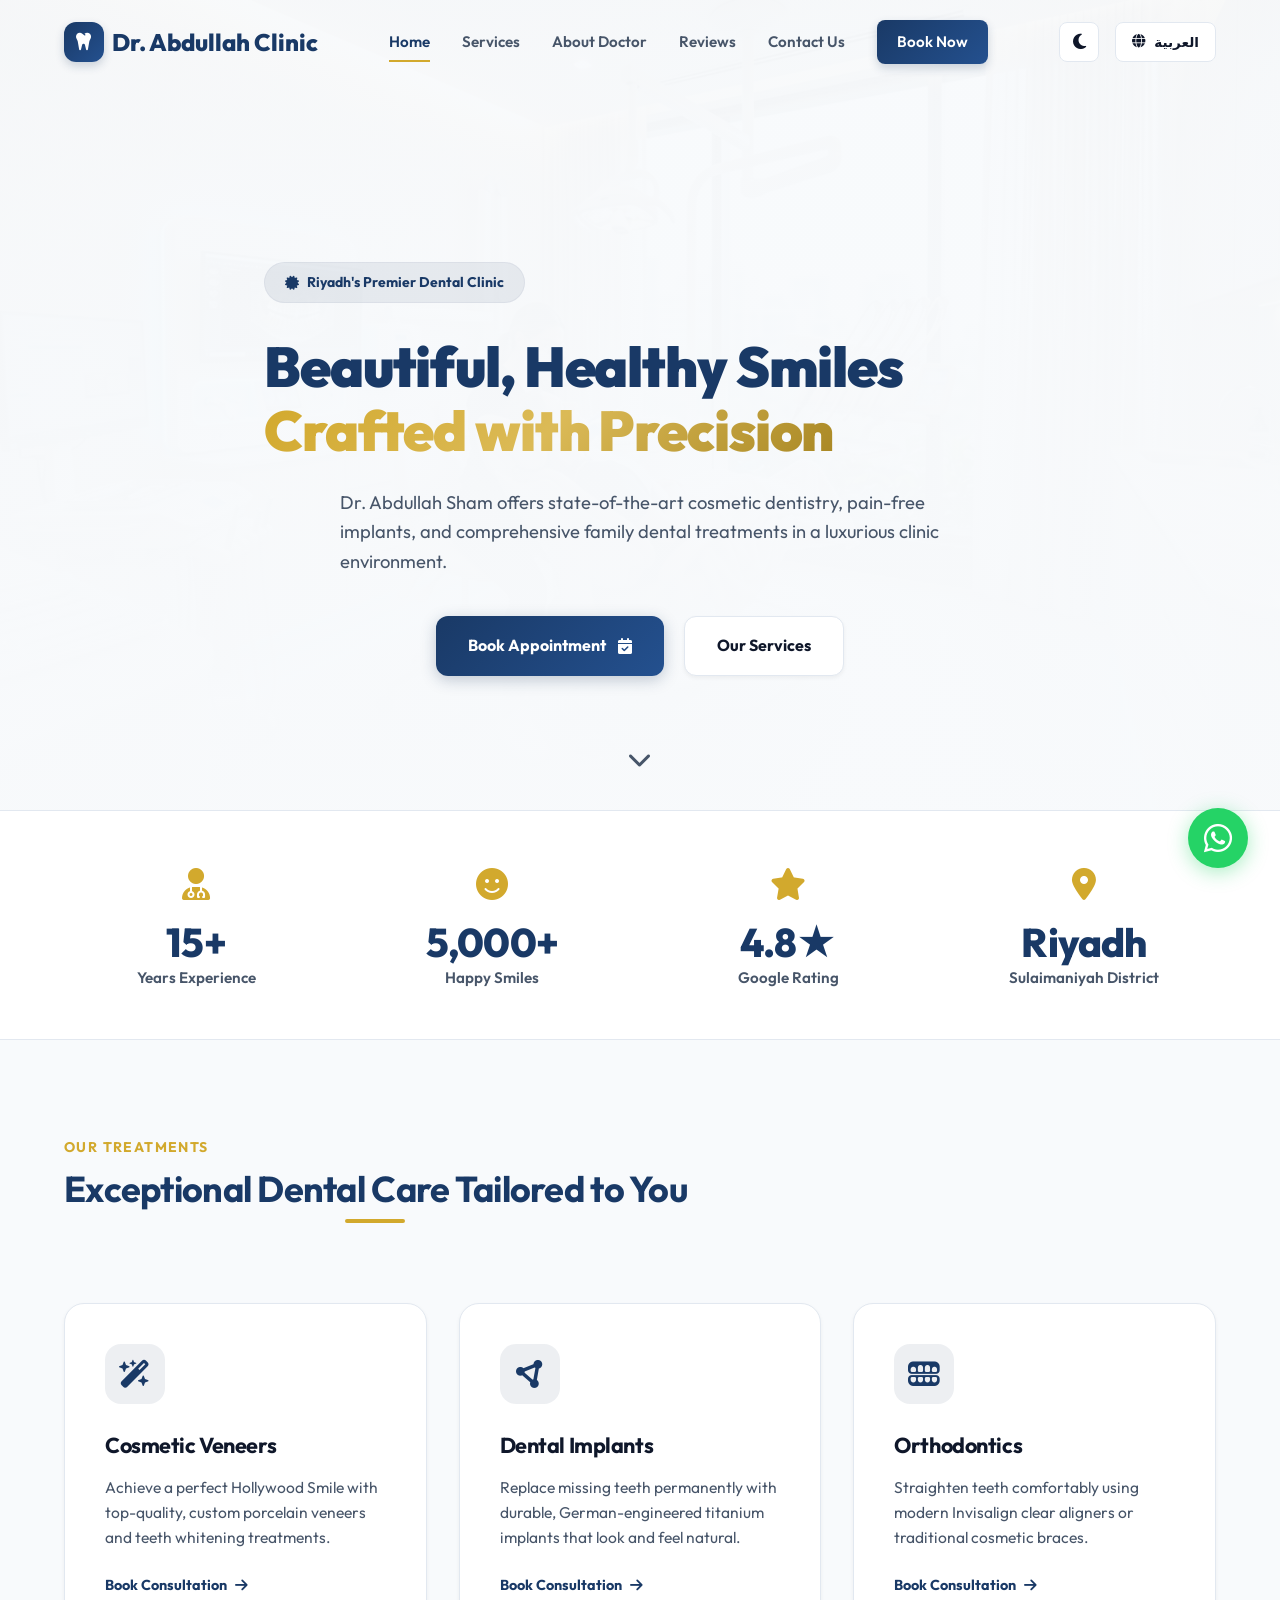
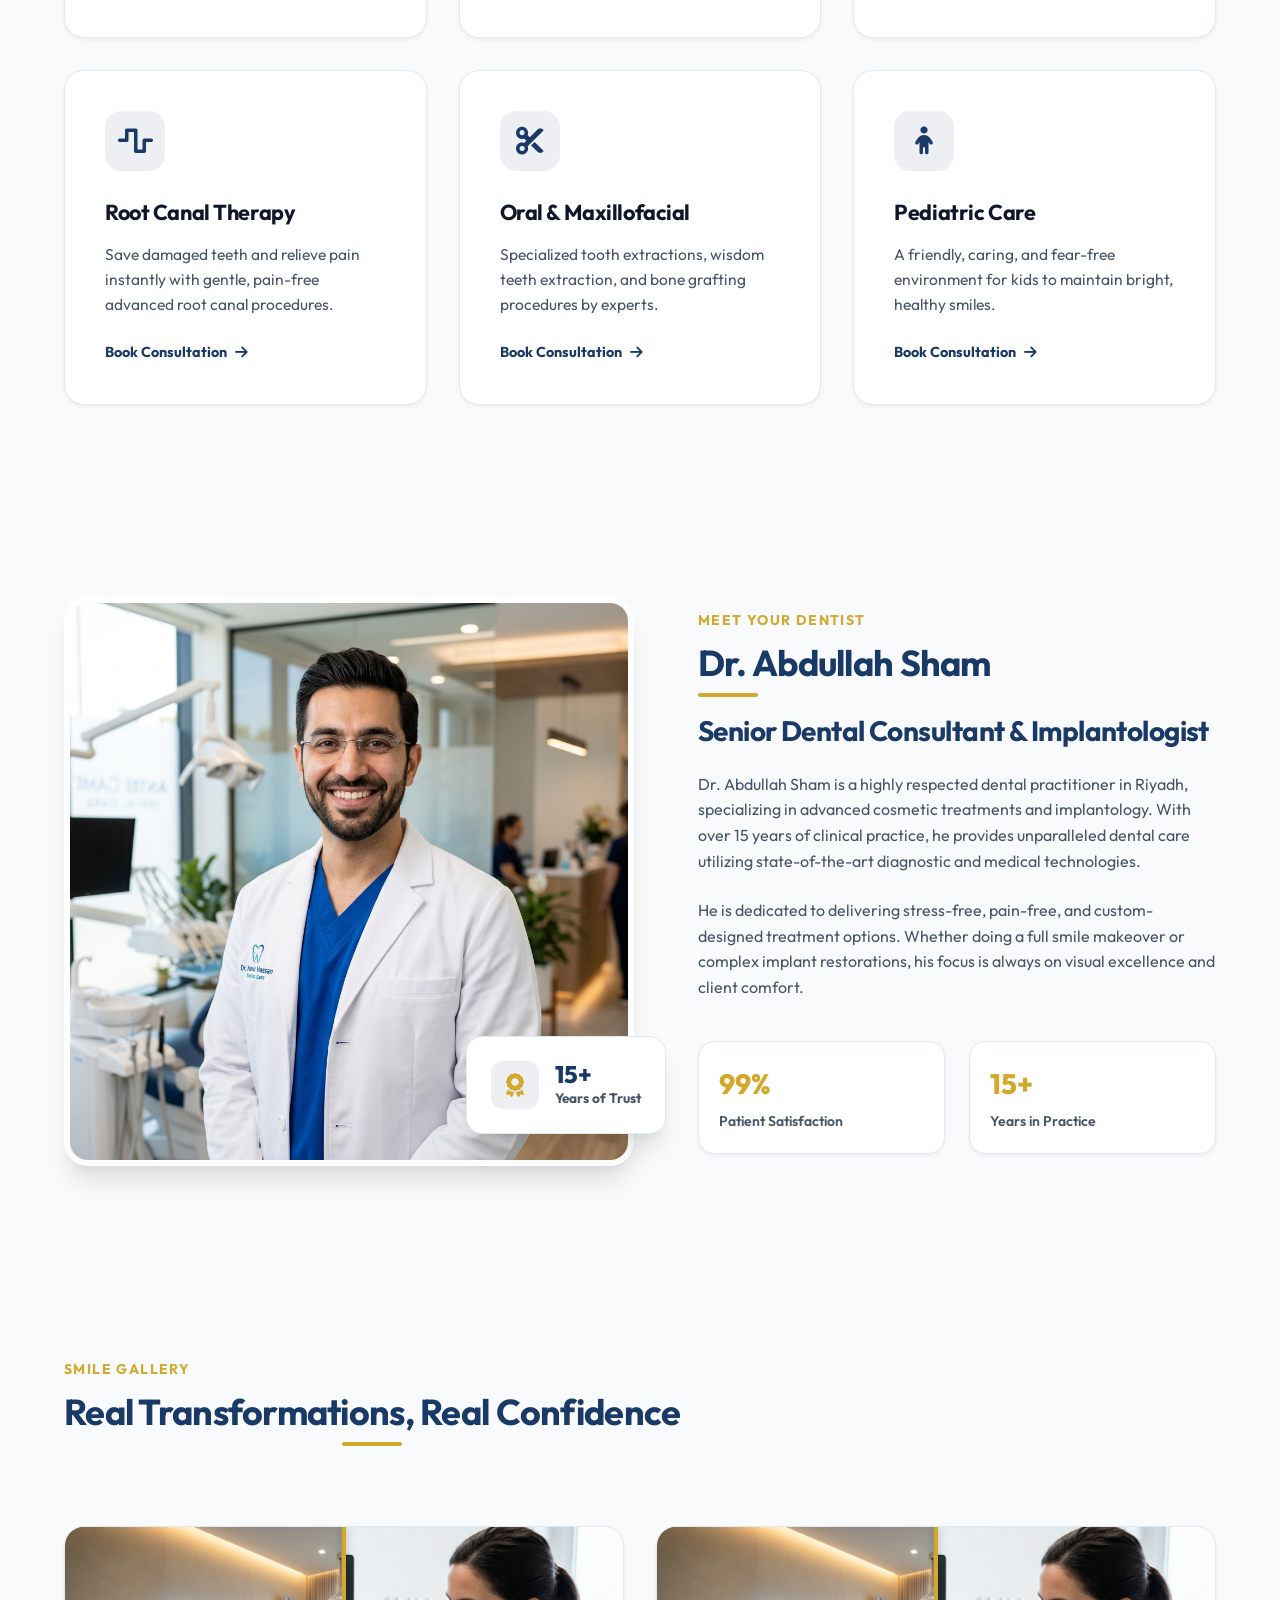
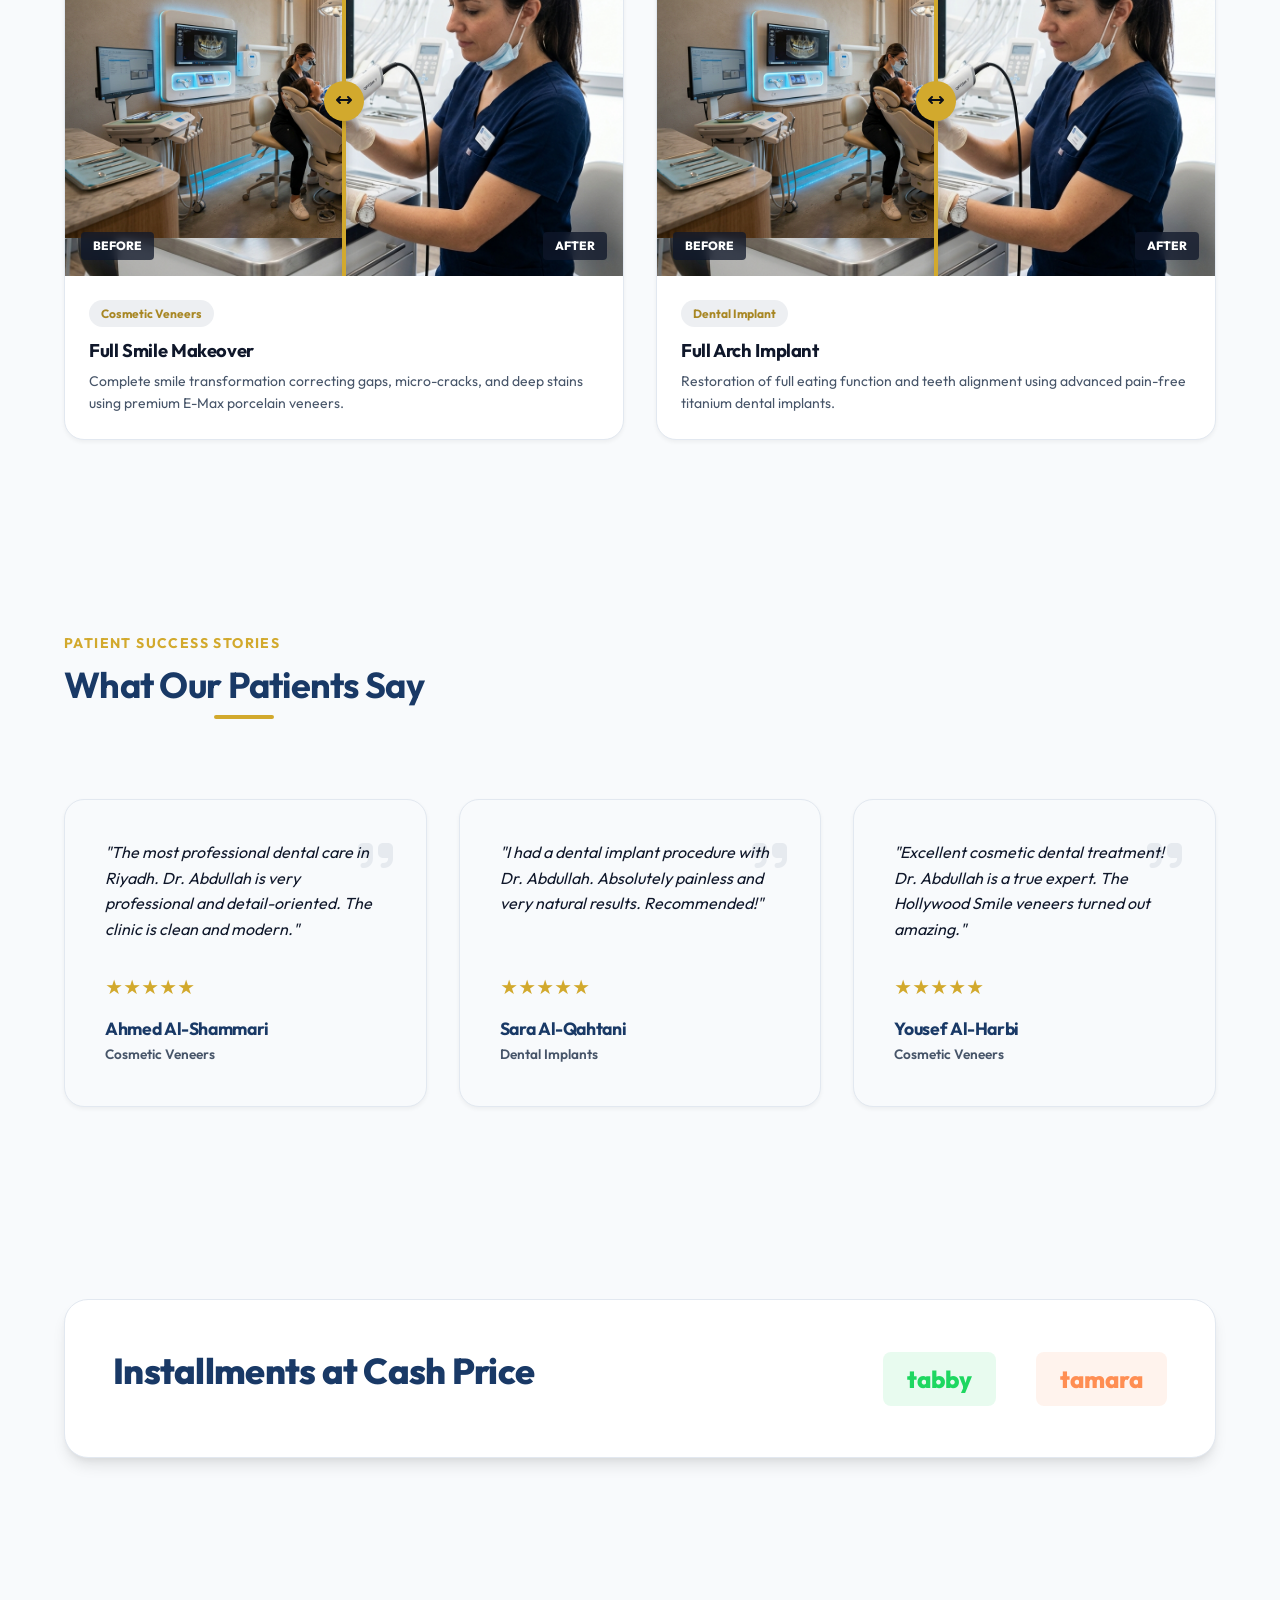
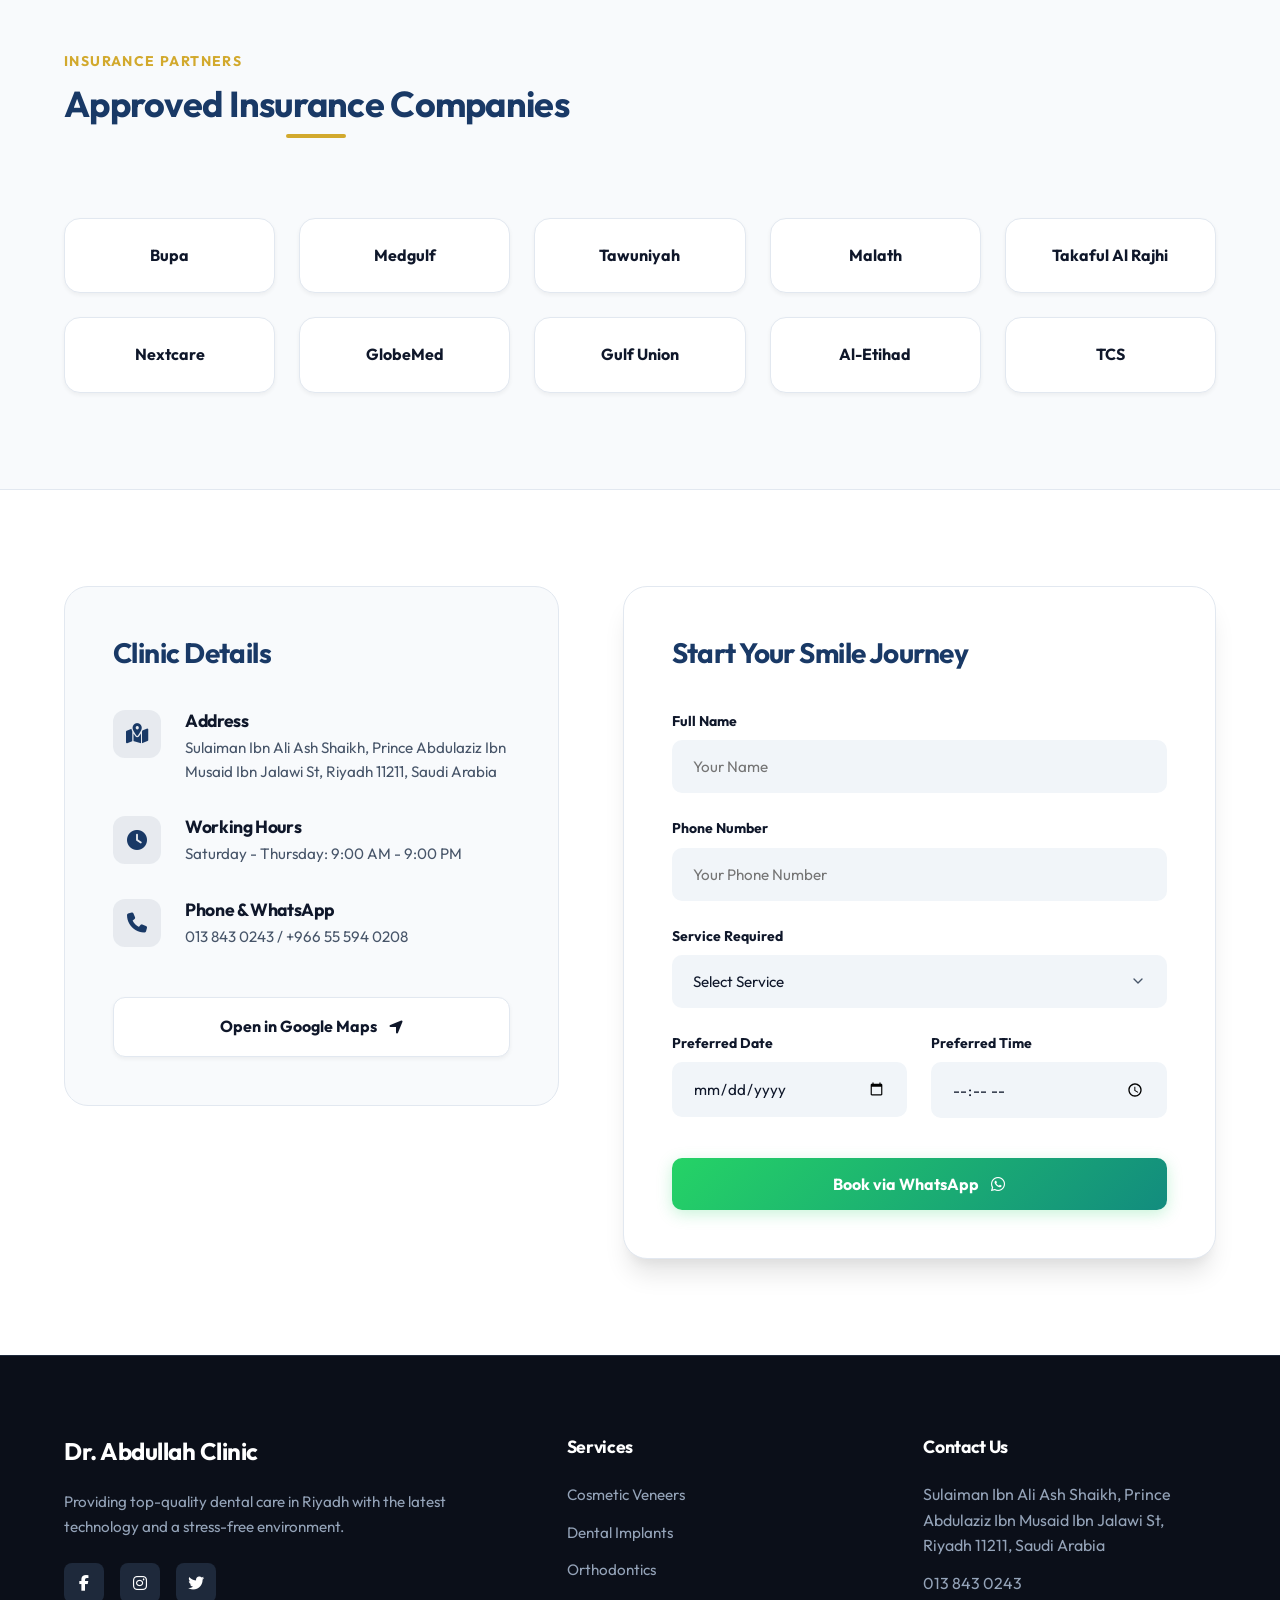
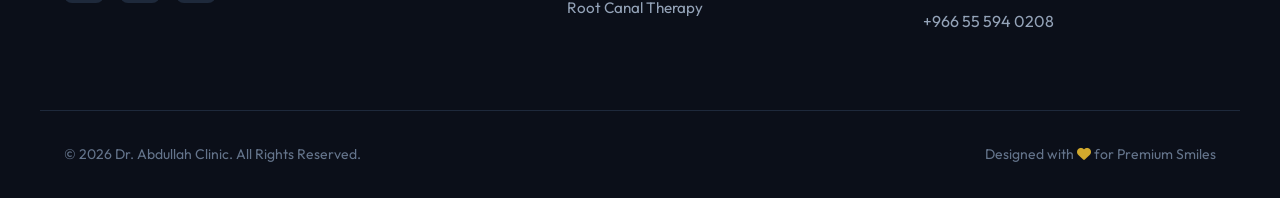
<file: dr-abdullah-dental-clinic/index.html>
<!DOCTYPE html>
<html lang="en" dir="ltr">
<head>
    <meta charset="UTF-8">
    <meta name="viewport" content="width=device-width, initial-scale=1.0">
    <title id="meta-title">Dr. Abdullah Dental Clinic | Premium Dentistry Riyadh</title>
    <meta id="meta-desc" name="description" content="Experience premium dental care in Riyadh with Dr. Abdullah Sham. Modern cosmetic dentistry, Hollywood smile veneers, Invisalign, pain-free implants, and family dental care. Book now.">
    
    <!-- Open Graph / Social Media Meta -->
    <meta property="og:type" content="website">
    <meta id="og-title" property="og:title" content="Dr. Abdullah Dental Clinic | Premium Dentistry Riyadh">
    <meta id="og-desc" property="og:description" content="Premium veneers, dental implants, and orthodontics by Dr. Abdullah Sham in Riyadh. Direct WhatsApp appointment booking and state-of-the-art clinic.">
    <meta property="og:image" content="assets/hero_bg.jpg">
    
    <!-- Google Fonts: Cairo (Arabic), Outfit & Inter (English) -->
    <link rel="preconnect" href="https://fonts.googleapis.com">
    <link rel="preconnect" href="https://fonts.gstatic.com" crossorigin>
    <link href="https://fonts.googleapis.com/css2?family=Cairo:wght@300;400;500;600;700;800;900&family=Inter:wght@300;400;500;600;700&family=Outfit:wght@300;400;500;600;700;800;900&display=swap" rel="stylesheet">
    
    <!-- FontAwesome Icons -->
    <link rel="stylesheet" href="https://cdnjs.cloudflare.com/ajax/libs/font-awesome/6.4.0/css/all.min.css">
    
    <!-- Custom CSS -->
    <link rel="stylesheet" href="style.css">
</head>
<body>

    <!-- ==========================================
         Header / Navigation Bar
         ========================================== -->
    <header class="navbar" id="navbar">
        <div class="container nav-container">
            <a href="#home" class="logo" id="logo-link">
                <span class="logo-icon"><i class="fa-solid fa-tooth"></i></span>
                <span data-translate="logo_text">Dr. Abdullah Clinic</span>
            </a>
            
            <nav class="nav-menu" id="nav-menu">
                <a href="#home" class="nav-link active" data-translate="nav_home">Home</a>
                <a href="#services" class="nav-link" data-translate="nav_services">Services</a>
                <a href="#about" class="nav-link" data-translate="nav_about">About</a>
                <a href="#testimonials" class="nav-link" data-translate="nav_testimonials">Reviews</a>
                <a href="#contact" class="nav-link" data-translate="nav_contact">Contact</a>
                <a href="#contact" class="nav-link btn-book" data-translate="nav_book_btn">Book Now</a>
            </nav>

            <div class="nav-actions">
                <!-- Dark/Light Theme Button -->
                <button class="theme-switch-btn" id="theme-toggle-btn" aria-label="Toggle Theme">
                    <i class="fa-solid fa-moon"></i>
                </button>

                <!-- Language Switch Button -->
                <button class="lang-switch-btn" id="lang-switch-btn" aria-label="Switch Language">
                    <i class="fa-solid fa-globe"></i>
                    <span id="lang-btn-text">العربية</span>
                </button>
                
                <!-- Mobile Menu Drawer Toggle -->
                <button class="mobile-toggle" id="mobile-toggle" aria-label="Toggle navigation menu">
                    <span class="bar"></span>
                    <span class="bar"></span>
                    <span class="bar"></span>
                </button>
            </div>
        </div>
    </header>

    <!-- ==========================================
         Main Website Sections
         ========================================== -->
    <main>
        
        <!-- 1. Hero Section -->
        <section id="home" class="hero" style="background-image: var(--hero-overlay), url('assets/hero_bg.jpg');">
            <div class="container hero-content text-center">
                <span class="hero-badge reveal"><i class="fa-solid fa-certificate"></i> <span data-translate="hero_badge">Riyadh's Premier Dental Clinic</span></span>
                <h1 class="reveal"><span data-translate="hero_title_1">Beautiful, Healthy Smiles</span> <br><span class="text-gradient" data-translate="hero_title_2">Crafted with Precision</span></h1>
                <p class="reveal-delay-1" data-translate="hero_desc">Dr. Abdullah Sham offers state-of-the-art cosmetic dentistry, pain-free implants, and comprehensive family dental treatments in a luxurious clinic environment.</p>
                <div class="hero-actions reveal-delay-2">
                    <a href="#contact" class="btn btn-primary"><span data-translate="hero_cta_book">Book Appointment</span> <i class="fa-solid fa-calendar-check"></i></a>
                    <a href="#services" class="btn btn-secondary" data-translate="hero_cta_services">Our Services</a>
                </div>
            </div>
            <div class="hero-scroll-indicator">
                <a href="#stats-section" aria-label="Scroll down"><i class="fa-solid fa-chevron-down"></i></a>
            </div>
        </section>

        <!-- 2. Statistics Section -->
        <section id="stats-section" class="stats-section">
            <div class="container">
                <div class="stats-grid">
                    <div class="stat-card">
                        <div class="stat-icon"><i class="fa-solid fa-user-doctor"></i></div>
                        <h3 class="stat-number">15+</h3>
                        <p class="stat-label" data-translate="stat_exp">Years Experience</p>
                    </div>
                    <div class="stat-card">
                        <div class="stat-icon"><i class="fa-solid fa-face-smile"></i></div>
                        <h3 class="stat-number">5,000+</h3>
                        <p class="stat-label" data-translate="stat_smiles">Happy Smiles</p>
                    </div>
                    <div class="stat-card">
                        <div class="stat-icon"><i class="fa-solid fa-star"></i></div>
                        <h3 class="stat-number">4.8★</h3>
                        <p class="stat-label" data-translate="stat_tech">Google Rating</p>
                    </div>
                    <div class="stat-card">
                        <div class="stat-icon"><i class="fa-solid fa-location-dot"></i></div>
                        <h3 class="stat-number" data-translate="stat_loc_val">Riyadh</h3>
                        <p class="stat-label" data-translate="stat_loc">As Sulimaniyah</p>
                    </div>
                </div>
            </div>
        </section>

        <!-- 3. Services Section -->
        <section id="services" class="section services-section">
            <div class="container">
                <div class="section-header text-center">
                    <span class="section-subtitle" data-translate="services_subtitle">Our Treatments</span>
                    <h2 class="section-title" data-translate="services_title">Exceptional Dental Care Tailored to You</h2>
                </div>
                
                <div class="services-grid">
                    <!-- Cosmetic -->
                    <div class="service-card reveal-card">
                        <div class="service-icon"><i class="fa-solid fa-wand-magic-sparkles"></i></div>
                        <h3 data-translate="service_1_title">Cosmetic Veneers</h3>
                        <p data-translate="service_1_desc">Achieve a perfect Hollywood Smile with top-quality, custom porcelain veneers and teeth whitening treatments.</p>
                        <a href="#contact" class="service-link"><span data-translate="service_book_link">Book Consultation</span> <i class="fa-solid fa-arrow-right"></i></a>
                    </div>
                    
                    <!-- Implants -->
                    <div class="service-card reveal-card">
                        <div class="service-icon"><i class="fa-solid fa-circle-nodes"></i></div>
                        <h3 data-translate="service_2_title">Dental Implants</h3>
                        <p data-translate="service_2_desc">Replace missing teeth permanently with durable, German-engineered titanium implants that look and feel natural.</p>
                        <a href="#contact" class="service-link"><span data-translate="service_book_link">Book Consultation</span> <i class="fa-solid fa-arrow-right"></i></a>
                    </div>
                    
                    <!-- Orthodontics -->
                    <div class="service-card reveal-card">
                        <div class="service-icon"><i class="fa-solid fa-teeth-open"></i></div>
                        <h3 data-translate="service_3_title">Orthodontics</h3>
                        <p data-translate="service_3_desc">Straighten teeth comfortably using modern Invisalign clear aligners or traditional cosmetic braces.</p>
                        <a href="#contact" class="service-link"><span data-translate="service_book_link">Book Consultation</span> <i class="fa-solid fa-arrow-right"></i></a>
                    </div>
                    
                    <!-- Root Canal -->
                    <div class="service-card reveal-card">
                        <div class="service-icon"><i class="fa-solid fa-wave-square"></i></div>
                        <h3 data-translate="service_4_title">Root Canal Therapy</h3>
                        <p data-translate="service_4_desc">Save damaged teeth and relieve pain instantly with gentle, pain-free advanced root canal procedures.</p>
                        <a href="#contact" class="service-link"><span data-translate="service_book_link">Book Consultation</span> <i class="fa-solid fa-arrow-right"></i></a>
                    </div>
                    
                    <!-- Oral Surgery -->
                    <div class="service-card reveal-card">
                        <div class="service-icon"><i class="fa-solid fa-scissors"></i></div>
                        <h3 data-translate="service_5_title">Oral & Maxillofacial Surgery</h3>
                        <p data-translate="service_5_desc">Specialized tooth extractions, wisdom teeth extraction, and bone grafting procedures by experts.</p>
                        <a href="#contact" class="service-link"><span data-translate="service_book_link">Book Consultation</span> <i class="fa-solid fa-arrow-right"></i></a>
                    </div>
                    
                    <!-- Pediatric -->
                    <div class="service-card reveal-card">
                        <div class="service-icon"><i class="fa-solid fa-child"></i></div>
                        <h3 data-translate="service_6_title">Pediatric Care</h3>
                        <p data-translate="service_6_desc">A friendly, caring, and fear-free environment for kids to maintain bright, healthy smiles.</p>
                        <a href="#contact" class="service-link"><span data-translate="service_book_link">Book Consultation</span> <i class="fa-solid fa-arrow-right"></i></a>
                    </div>
                </div>
            </div>
        </section>

        <!-- 4. Meet The Dentist Section -->
        <section id="about" class="section about-section">
            <div class="container">
                <div class="about-grid">
                    <div class="about-visual reveal-left">
                        <div class="about-img-container">
                            <img src="assets/dr_portrait.jpg" alt="Dr. Abdullah Sham portrait" class="about-img">
                        </div>
                        <div class="about-badge-card">
                            <div class="about-badge-icon"><i class="fa-solid fa-award"></i></div>
                            <div>
                                <div class="about-badge-num">15+</div>
                                <div class="about-badge-text" data-translate="about_badge_text">Years of Trust</div>
                            </div>
                        </div>
                    </div>
                    
                    <div class="about-info reveal-right">
                        <span class="section-subtitle" data-translate="about_subtitle">Meet Your Dentist</span>
                        <h2 class="section-title" data-translate="about_title">Dr. Abdullah Sham</h2>
                        <h3 data-translate="about_specialty">Senior Dental Consultant & Implantologist</h3>
                        <p data-translate="about_desc_1">Dr. Abdullah Sham is a highly respected dental practitioner in Riyadh, specializing in advanced cosmetic treatments and implantology. With over 15 years of clinical practice, he provides unparalleled dental care utilizing state-of-the-art diagnostic and medical technologies.</p>
                        <p data-translate="about_desc_2">He is dedicated to delivering stress-free, pain-free, and custom-designed treatment options. Whether doing a full smile makeover or complex implant restorations, his focus is always on visual excellence and client comfort.</p>
                        
                        <div class="about-stats">
                            <div class="about-stat">
                                <div class="about-stat-val">99%</div>
                                <div class="about-stat-lbl" data-translate="about_stat_1">Patient Satisfaction</div>
                            </div>
                            <div class="about-stat">
                                <div class="about-stat-val">15+</div>
                                <div class="about-stat-lbl" data-translate="about_stat_2">Years in Practice</div>
                            </div>
                        </div>
                    </div>
                </div>
            </div>
        </section>

        <!-- 5. Smile Gallery (Before / After Split-Screen Interactive Slider) -->
        <section id="gallery" class="section gallery-section">
            <div class="container">
                <div class="section-header text-center">
                    <span class="section-subtitle" data-translate="gallery_subtitle">Smile Gallery</span>
                    <h2 class="section-title" data-translate="gallery_title">Real Transformations, Real Confidence</h2>
                </div>
                
                <div class="gallery-grid">
                    <!-- Case 1 -->
                    <div class="case-card reveal-card">
                        <div class="comparison-wrapper">
                            <div class="comparison-slider" id="slider-1">
                                <img src="assets/about_technology.jpg" alt="Before treatment" class="before-image">
                                <div class="after-image" style="clip-path: polygon(0 0, 50% 0, 50% 100%, 0 100%);">
                                    <img src="assets/hero_bg.jpg" alt="After treatment">
                                </div>
                                <span class="before-label" data-translate="before">Before</span>
                                <span class="after-label" data-translate="after">After</span>
                                <div class="slider-handle"></div>
                            </div>
                        </div>
                        <div class="case-info">
                            <span class="case-badge" data-translate="gallery_badge_cosmetic">Cosmetic Veneers</span>
                            <h4 data-translate="gallery_case_1_title">Full Smile Makeover</h4>
                            <p data-translate="gallery_case_1_desc">Complete smile transformation correcting gaps, micro-cracks, and deep stains using premium E-Max porcelain veneers.</p>
                        </div>
                    </div>

                    <!-- Case 2 -->
                    <div class="case-card reveal-card">
                        <div class="comparison-wrapper">
                            <div class="comparison-slider" id="slider-2">
                                <img src="assets/about_technology.jpg" alt="Before treatment" class="before-image">
                                <div class="after-image" style="clip-path: polygon(0 0, 50% 0, 50% 100%, 0 100%);">
                                    <img src="assets/hero_bg.jpg" alt="After treatment">
                                </div>
                                <span class="before-label" data-translate="before">Before</span>
                                <span class="after-label" data-translate="after">After</span>
                                <div class="slider-handle"></div>
                            </div>
                        </div>
                        <div class="case-info">
                            <span class="case-badge" data-translate="gallery_badge_implant">Dental Implant</span>
                            <h4 data-translate="gallery_case_2_title">Full Arch Implant</h4>
                            <p data-translate="gallery_case_2_desc">Restoration of full eating function and teeth alignment using advanced pain-free titanium dental implants.</p>
                        </div>
                    </div>
                </div>
            </div>
        </section>

        <!-- 6. Testimonials Section (Dentist Reviews) -->
        <section id="testimonials" class="section testimonials-section">
            <div class="container">
                <div class="section-header text-center">
                    <span class="section-subtitle" data-translate="reviews_subtitle">Patient Success Stories</span>
                    <h2 class="section-title" data-translate="reviews_title">What Our Patients Say</h2>
                </div>
                
                <div class="testimonials-grid">
                    <!-- Review 1 -->
                    <div class="testimonial-card reveal-card">
                        <span class="quote-icon"><i class="fa-solid fa-quote-right"></i></span>
                        <p class="text" data-translate="review_1_text">"The most professional dental care in Riyadh. Dr. Abdullah is very professional and detail-oriented. The clinic is clean and modern."</p>
                        <div class="rating">★★★★★</div>
                        <h4 class="name" data-translate="review_1_name">Ahmed Al-Shammari</h4>
                        <span class="treatment" data-translate="service_1_title">Cosmetic Veneers</span>
                    </div>
                    
                    <!-- Review 2 -->
                    <div class="testimonial-card reveal-card">
                        <span class="quote-icon"><i class="fa-solid fa-quote-right"></i></span>
                        <p class="text" data-translate="review_2_text">"I had a dental implant procedure with Dr. Abdullah. Absolutely painless and very natural results. Recommended!"</p>
                        <div class="rating">★★★★★</div>
                        <h4 class="name" data-translate="review_2_name">Sara Al-Qahtani</h4>
                        <span class="treatment" data-translate="service_2_title">Dental Implants</span>
                    </div>
                    
                    <!-- Review 3 -->
                    <div class="testimonial-card reveal-card">
                        <span class="quote-icon"><i class="fa-solid fa-quote-right"></i></span>
                        <p class="text" data-translate="review_3_text">"Excellent cosmetic dental treatment! Dr. Abdullah is a true expert. The Hollywood Smile veneers turned out amazing."</p>
                        <div class="rating">★★★★★</div>
                        <h4 class="name" data-translate="review_3_name">Yousef Al-Harbi</h4>
                        <span class="treatment" data-translate="gallery_badge_cosmetic">Cosmetic Veneers</span>
                    </div>
                </div>
            </div>
        </section>

        <!-- 7. Installments Section (Tamara & Tabby) -->
        <section id="installments" class="section installments">
            <div class="container">
                <div class="installments-banner reveal">
                    <h2 class="installments-title" data-translate="installments_title">Installments at Cash Price</h2>
                    <div class="partner-logos">
                        <div class="partner-logo">
                            <!-- Placeholder representing Tabby -->
                            <span style="font-size: 1.5rem; font-weight: 800; color: #1ed760; background: rgba(30, 215, 96, 0.1); padding: 0.5rem 1.5rem; border-radius: 8px;">tabby</span>
                        </div>
                        <div class="partner-logo">
                            <!-- Placeholder representing Tamara -->
                            <span style="font-size: 1.5rem; font-weight: 800; color: #ff8e53; background: rgba(255, 142, 83, 0.1); padding: 0.5rem 1.5rem; border-radius: 8px;">tamara</span>
                        </div>
                    </div>
                </div>
            </div>
        </section>

        <!-- 8. Insurance Partners -->
        <section id="insurance" class="section insurance-section">
            <div class="container">
                <div class="section-header text-center">
                    <span class="section-subtitle" data-translate="insurance_subtitle">Insurance Partners</span>
                    <h2 class="section-title" data-translate="insurance_title">Approved Insurance Companies</h2>
                </div>
                
                <div class="insurance-grid">
                    <div class="insurance-card reveal-card">
                        <span class="insurance-name">Bupa</span>
                    </div>
                    <div class="insurance-card reveal-card">
                        <span class="insurance-name">Medgulf</span>
                    </div>
                    <div class="insurance-card reveal-card">
                        <span class="insurance-name">Tawuniyah</span>
                    </div>
                    <div class="insurance-card reveal-card">
                        <span class="insurance-name">Malath</span>
                    </div>
                    <div class="insurance-card reveal-card">
                        <span class="insurance-name">Takaful Al Rajhi</span>
                    </div>
                    <div class="insurance-card reveal-card">
                        <span class="insurance-name">Nextcare</span>
                    </div>
                    <div class="insurance-card reveal-card">
                        <span class="insurance-name">GlobeMed</span>
                    </div>
                    <div class="insurance-card reveal-card">
                        <span class="insurance-name">Gulf Union</span>
                    </div>
                    <div class="insurance-card reveal-card">
                        <span class="insurance-name">Al-Etihad</span>
                    </div>
                    <div class="insurance-card reveal-card">
                        <span class="insurance-name">TCS</span>
                    </div>
                </div>
            </div>
        </section>

        <!-- 9. Contact / Booking & Info Details -->
        <section id="contact" class="section booking-section">
            <div class="container">
                <div class="booking-grid">
                    
                    <!-- Clinic Info Card -->
                    <div class="info-card reveal-left">
                        <h3 class="info-title" data-translate="info_title">Clinic Details</h3>
                        
                        <div class="info-item">
                            <div class="info-icon"><i class="fa-solid fa-map-location-dot"></i></div>
                            <div class="info-details">
                                <h4 data-translate="info_address_lbl">Address</h4>
                                <p data-translate="info_address_txt">Sulaiman Ibn Ali Ash Shaikh, Prince Abdulaziz Ibn Musaid Ibn Jalawi St, Riyadh 11211, Saudi Arabia</p>
                            </div>
                        </div>
                        
                        <div class="info-item">
                            <div class="info-icon"><i class="fa-solid fa-clock"></i></div>
                            <div class="info-details">
                                <h4 data-translate="info_hours_lbl">Working Hours</h4>
                                <p data-translate="info_hours_txt">Saturday - Thursday: 9:00 AM - 9:00 PM</p>
                            </div>
                        </div>
                        
                        <div class="info-item">
                            <div class="info-icon"><i class="fa-solid fa-phone"></i></div>
                            <div class="info-details">
                                <h4 data-translate="info_phone_lbl">Phone & WhatsApp</h4>
                                <p>013 843 0243 / +966 55 594 0208</p>
                            </div>
                        </div>
                        
                        <div style="margin-top: 3rem;">
                            <!-- Google Maps Link for Riyadh Location -->
                            <a href="https://maps.app.goo.gl/ik4GBTctetoJqzdA6" target="_blank" class="btn btn-secondary" style="width: 100%; justify-content: center;">
                                <span data-translate="view_map_btn">Open in Google Maps</span> <i class="fa-solid fa-location-arrow"></i>
                            </a>
                        </div>
                    </div>
                    
                    <!-- WhatsApp Booking Form -->
                    <div class="booking-box reveal-right">
                        <h3 data-translate="booking_title">Start Your Smile Journey</h3>
                        
                        <form id="booking-form">
                            <div class="form-group">
                                <label for="patient-name" data-translate="form_name_lbl">Full Name</label>
                                <input type="text" id="patient-name" class="form-control" placeholder="Your Name" required>
                            </div>
                            
                            <div class="form-group">
                                <label for="patient-phone" data-translate="form_phone_lbl">Phone Number</label>
                                <input type="tel" id="patient-phone" class="form-control" placeholder="Your Phone Number" required>
                            </div>
                            
                            <div class="form-group">
                                <label for="dental-service" data-translate="form_service_lbl">Service Required</label>
                                <select id="dental-service" class="form-control" required>
                                    <option value="" disabled selected data-translate="select_service">Select Service</option>
                                    <option value="Cosmetic Veneers" data-translate="service_1_title">Cosmetic Veneers</option>
                                    <option value="Dental Implants" data-translate="service_2_title">Dental Implants</option>
                                    <option value="Orthodontics" data-translate="service_3_title">Orthodontics</option>
                                    <option value="Root Canal Therapy" data-translate="service_4_title">Root Canal Therapy</option>
                                    <option value="General & Preventive" data-translate="service_general">General Check-up & Cleaning</option>
                                </select>
                            </div>
                            
                            <div class="form-row">
                                <div class="form-group no-margin">
                                    <label for="booking-date" data-translate="booking_date_lbl">Preferred Date</label>
                                    <input type="date" id="booking-date" class="form-control" required>
                                </div>
                                
                                <div class="form-group no-margin">
                                    <label for="booking-time" data-translate="booking_time_lbl">Preferred Time</label>
                                    <input type="time" id="booking-time" class="form-control" required>
                                </div>
                            </div>
                            
                            <button type="submit" class="btn btn-submit">
                                <span data-translate="booking_submit">Book via WhatsApp</span> <i class="fa-brands fa-whatsapp"></i>
                            </button>
                        </form>
                    </div>
                    
                </div>
            </div>
        </section>
        
    </main>

    <!-- ==========================================
         Footer & Socials
         ========================================== -->
    <footer class="footer">
        <div class="container footer-grid">
            <div class="footer-col">
                <h3 data-translate="logo_text">Dr. Abdullah Clinic</h3>
                <p data-translate="footer_subtitle">Providing top-quality dental care in Riyadh with the latest technology and a stress-free environment.</p>
                <div class="social-links">
                    <a href="#" class="social-btn" aria-label="Facebook"><i class="fa-brands fa-facebook-f"></i></a>
                    <a href="#" class="social-btn" aria-label="Instagram"><i class="fa-brands fa-instagram"></i></a>
                    <a href="#" class="social-btn" aria-label="Twitter"><i class="fa-brands fa-twitter"></i></a>
                </div>
            </div>
            
            <div class="footer-col">
                <h4 data-translate="nav_services">Services</h4>
                <ul class="footer-links">
                    <li><a href="#services" data-translate="service_1_title">Cosmetic Veneers</a></li>
                    <li><a href="#services" data-translate="service_2_title">Dental Implants</a></li>
                    <li><a href="#services" data-translate="service_3_title">Orthodontics</a></li>
                    <li><a href="#services" data-translate="service_4_title">Root Canal Therapy</a></li>
                </ul>
            </div>
            
            <div class="footer-col">
                <h4 data-translate="nav_contact">Contact</h4>
                <ul class="footer-links">
                    <li data-translate="info_address_txt">Sulaiman Ibn Ali Ash Shaikh, Prince Abdulaziz Ibn Musaid Ibn Jalawi St, Riyadh 11211, Saudi Arabia</li>
                    <li>013 843 0243</li>
                    <li>+966 55 594 0208</li>
                </ul>
            </div>
        </div>
        
        <div class="container footer-bottom">
            <p>&copy; 2026 <span data-translate="logo_text">Dr. Abdullah Clinic</span>. <span data-translate="footer_rights">All Rights Reserved.</span></p>
            <p>Designed with <i class="fa-solid fa-heart" style="color: var(--accent);"></i> for Premium Smiles</p>
        </div>
    </footer>

    <!-- ==========================================
         Sticky Floating elements
         ========================================== -->
    <a href="https://wa.me/966555940208" target="_blank" class="wa-floating-btn" aria-label="Chat on WhatsApp">
        <i class="fa-brands fa-whatsapp"></i>
        <span class="wa-tooltip" data-translate="wa_tooltip">Book Consultation</span>
    </a>

    <!-- Custom Script -->
    <script src="script.js"></script>
</body>
</html>
</file>
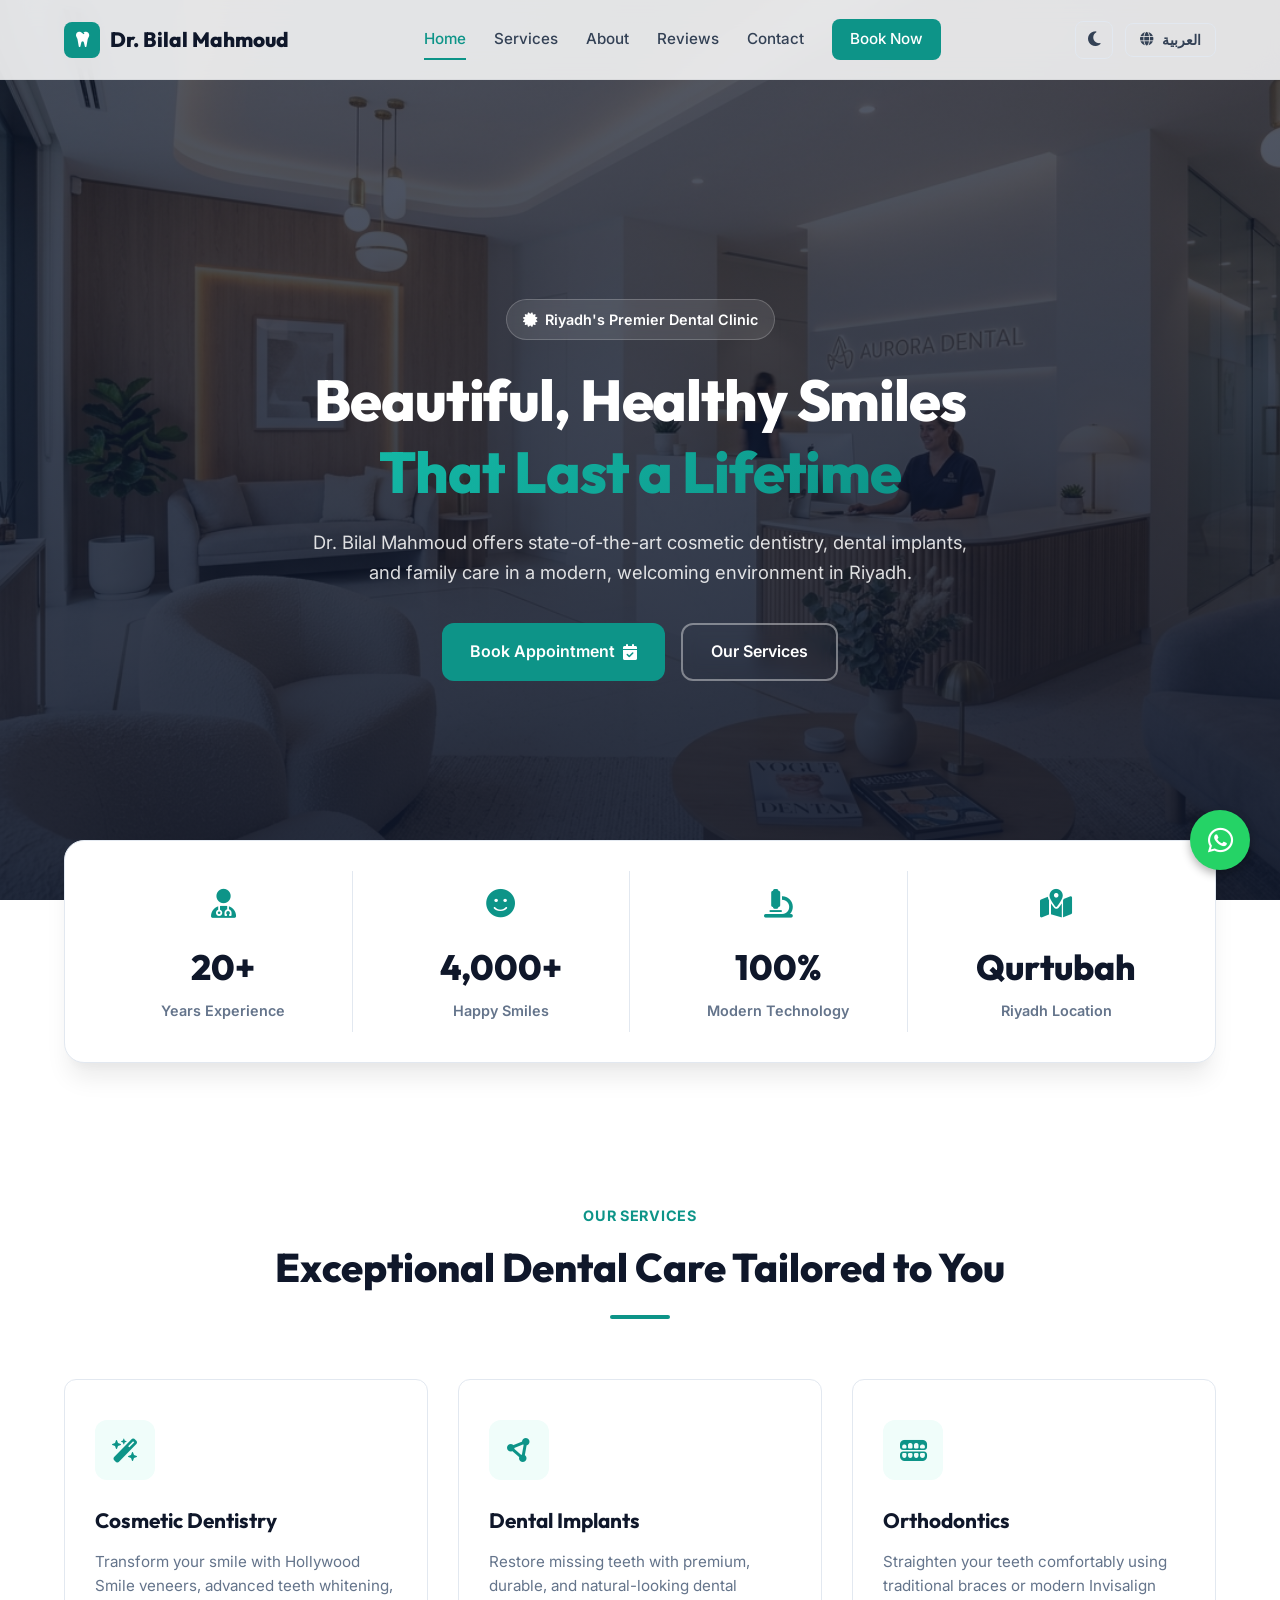
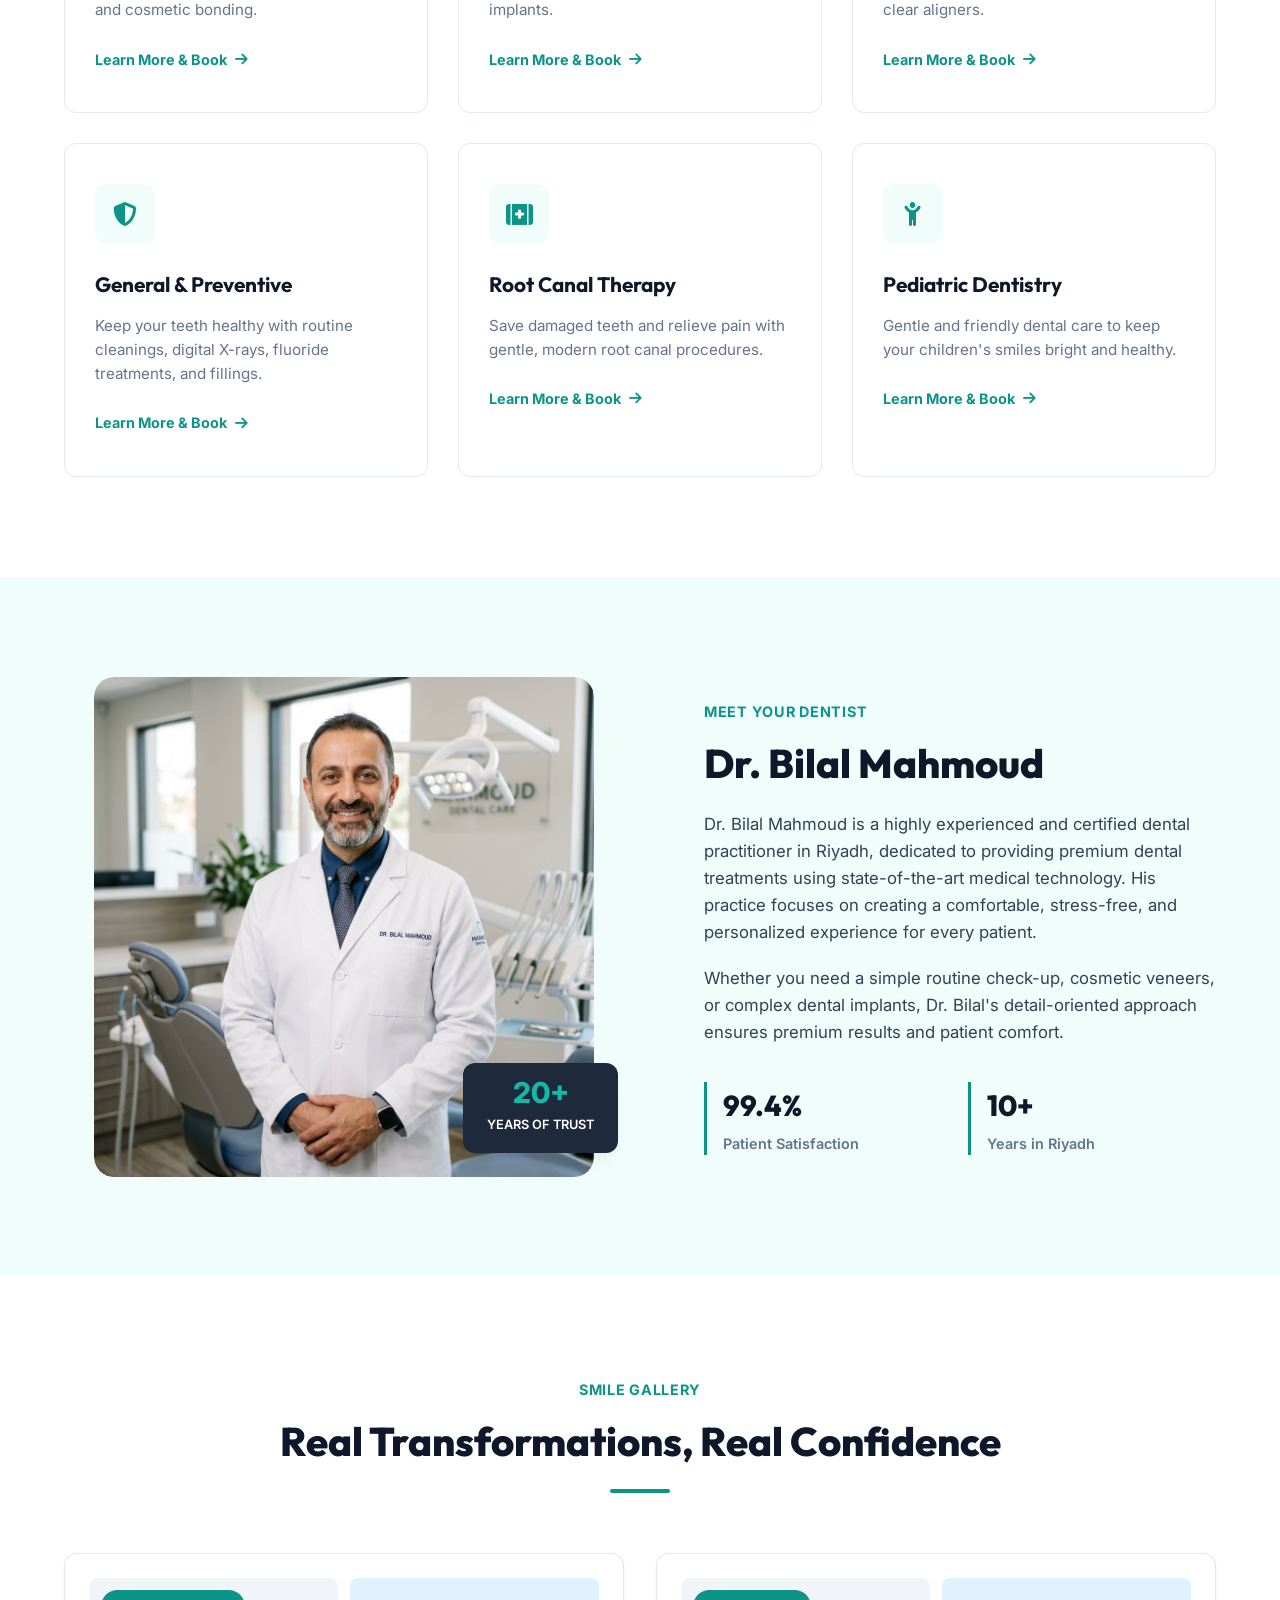
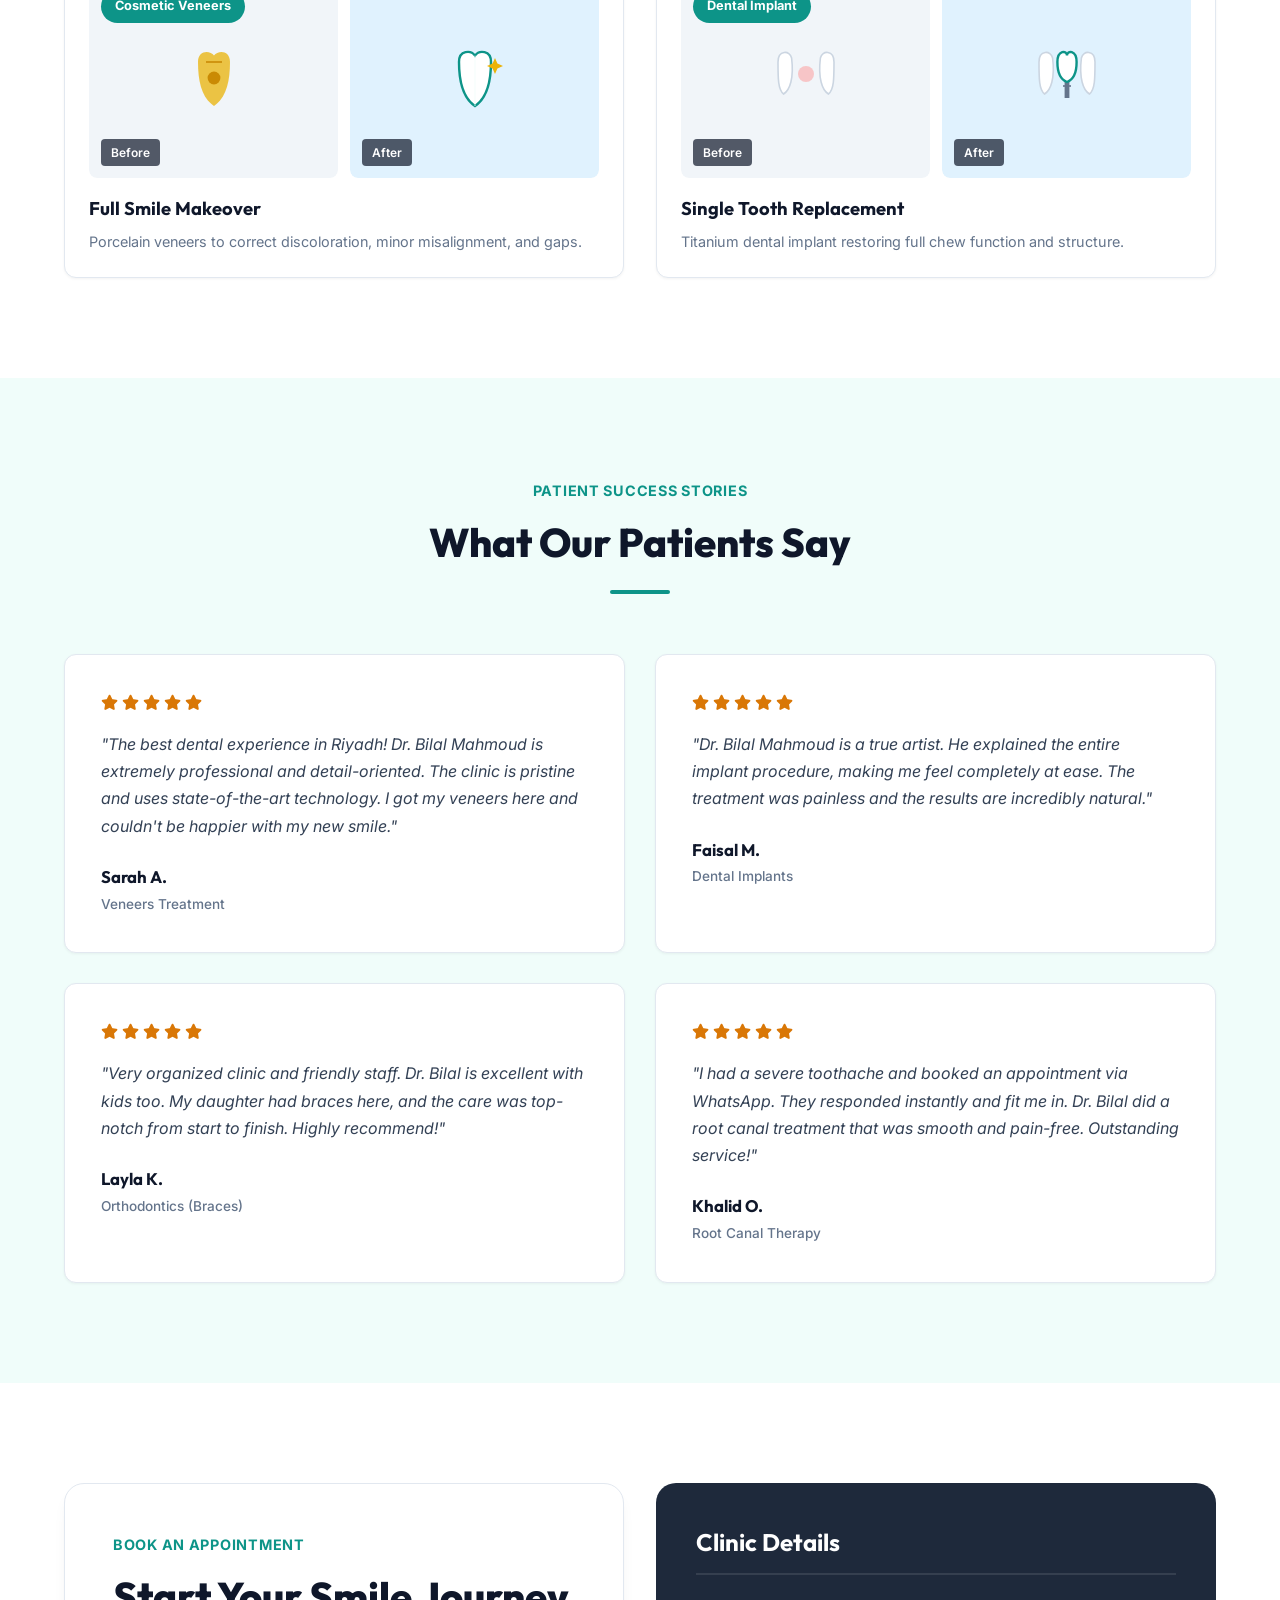
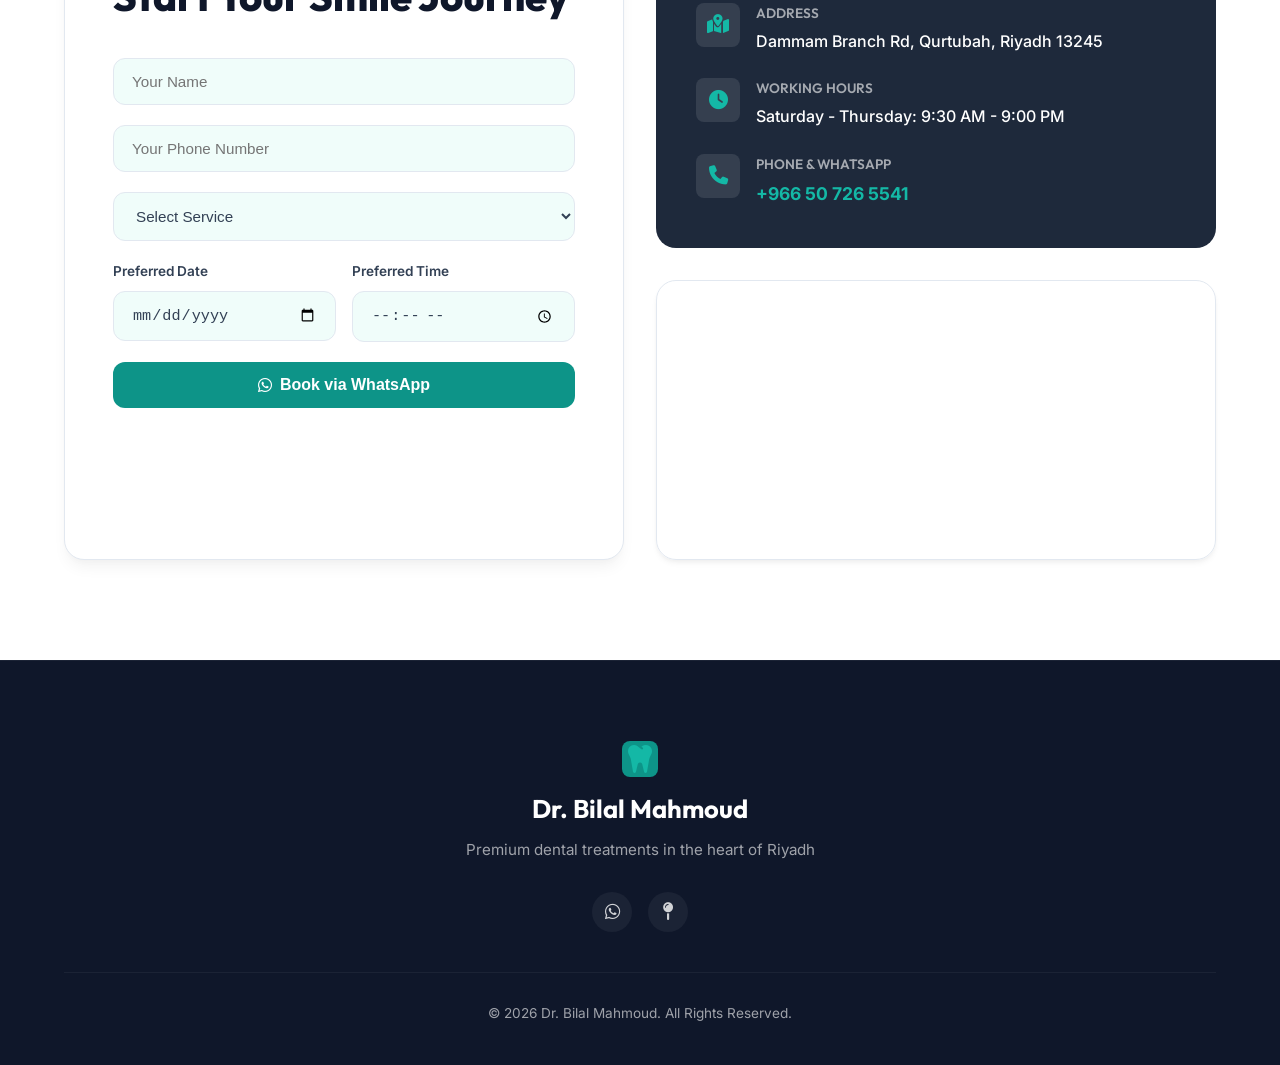
<file: dr-bilal-mahmoud-dental-clinic/index.html>
<!DOCTYPE html>
<html lang="en" dir="ltr">
<head>
    <meta charset="UTF-8">
    <meta name="viewport" content="width=device-width, initial-scale=1.0">
    <title id="meta-title">Dr. Bilal Mahmoud Dental Clinic | Premium Dentistry Riyadh</title>
    <meta id="meta-desc" name="description" content="Experience premium dental care in Riyadh with Dr. Bilal Mahmoud. Modern cosmetic dentistry, veneers, Invisalign, pain-free implants, and family dental care. Book now.">
    
    <!-- Open Graph / Facebook -->
    <meta property="og:type" content="website">
    <meta id="og-title" property="og:title" content="Dr. Bilal Mahmoud Dental Clinic | Premium Dentistry Riyadh">
    <meta id="og-desc" property="og:description" content="Premium veneers, implants, and orthodontics by Dr. Bilal Mahmoud in Riyadh. Direct WhatsApp appointment booking and state-of-the-art clinic.">
    <meta property="og:image" content="assets/dr_portrait.jpg">
    
    <!-- Google Fonts -->
    <link rel="preconnect" href="https://fonts.googleapis.com">
    <link rel="preconnect" href="https://fonts.gstatic.com" crossorigin>
    <!-- Cairo font for Arabic, Outfit and Inter for English and numbers -->
    <link href="https://fonts.googleapis.com/css2?family=Cairo:wght@300;400;500;600;700;800&family=Inter:wght@300;400;500;600;700&family=Outfit:wght@300;400;500;600;700;800&display=swap" rel="stylesheet">
    
    <!-- FontAwesome Icons -->
    <link rel="stylesheet" href="https://cdnjs.cloudflare.com/ajax/libs/font-awesome/6.4.0/css/all.min.css">
    
    <!-- Custom CSS -->
    <link rel="stylesheet" href="style.css">
</head>
<body>

    <!-- Header / Navbar -->
    <header class="navbar" id="navbar">
        <div class="nav-container">
            <a href="#home" class="logo">
                <span class="logo-icon"><i class="fa-solid fa-tooth"></i></span>
                <span data-translate="logo_text">Dr. Bilal Mahmoud</span>
            </a>
            
            <nav class="nav-menu" id="nav-menu">
                <a href="#home" class="nav-link active" data-translate="nav_home">Home</a>
                <a href="#services" class="nav-link" data-translate="nav_services">Services</a>
                <a href="#about" class="nav-link" data-translate="nav_about">About</a>
                <a href="#testimonials" class="nav-link" data-translate="nav_testimonials">Reviews</a>
                <a href="#contact" class="nav-link" data-translate="nav_contact">Contact</a>
                <a href="#contact" class="nav-link btn-book" data-translate="nav_book_btn">Book Now</a>
            </nav>

            <div class="nav-actions">
                <!-- Theme toggle button -->
                <button class="theme-switch-btn" id="theme-toggle-btn" aria-label="Toggle Theme">
                    <i class="fa-solid fa-moon"></i>
                </button>

                <!-- Language convertor button -->
                <button class="lang-switch-btn" id="lang-switch-btn" aria-label="Switch Language">
                    <i class="fa-solid fa-globe"></i>
                    <span id="lang-btn-text">العربية</span>
                </button>
                
                <!-- Mobile hamburger drawer toggle -->
                <button class="mobile-toggle" id="mobile-toggle" aria-label="Toggle navigation menu">
                    <span class="bar"></span>
                    <span class="bar"></span>
                    <span class="bar"></span>
                </button>
            </div>
        </div>
    </header>

    <!-- Main Content -->
    <main>
        
        <!-- Hero Section -->
        <section id="home" class="hero" style="background-image: var(--hero-overlay), url('assets/hero_bg.jpg');">
            <div class="hero-content text-center">
                <span class="hero-badge reveal"><i class="fa-solid fa-certificate"></i> <span data-translate="hero_badge">Riyadh's Premier Dental Clinic</span></span>
                <h1 class="reveal"><span data-translate="hero_title_1">Beautiful, Healthy Smiles</span> <br><span class="text-gradient" data-translate="hero_title_2">That Last a Lifetime</span></h1>
                <p class="reveal-delay-1" data-translate="hero_desc">Dr. Bilal Mahmoud offers state-of-the-art cosmetic dentistry, dental implants, and family care in a modern, welcoming environment in Riyadh.</p>
                <div class="hero-actions reveal-delay-2">
                    <a href="#contact" class="btn btn-primary"><span data-translate="hero_cta_book">Book Appointment</span> <i class="fa-solid fa-calendar-check"></i></a>
                    <a href="#services" class="btn btn-secondary" data-translate="hero_cta_services">Our Services</a>
                </div>
            </div>
            <div class="hero-scroll-indicator">
                <a href="#stats-section"><i class="fa-solid fa-chevron-down animate-bounce"></i></a>
            </div>
        </section>

        <!-- Stats Section -->
        <section id="stats-section" class="stats-section">
            <div class="container">
                <div class="stats-grid">
                    <div class="stat-card">
                        <div class="stat-icon"><i class="fa-solid fa-user-doctor"></i></div>
                        <h3 class="stat-number">20+</h3>
                        <p class="stat-label" data-translate="stat_exp">Years Experience</p>
                    </div>
                    <div class="stat-card">
                        <div class="stat-icon"><i class="fa-solid fa-face-smile"></i></div>
                        <h3 class="stat-number">4,000+</h3>
                        <p class="stat-label" data-translate="stat_smiles">Happy Smiles</p>
                    </div>
                    <div class="stat-card">
                        <div class="stat-icon"><i class="fa-solid fa-microscope"></i></div>
                        <h3 class="stat-number">100%</h3>
                        <p class="stat-label" data-translate="stat_tech">Modern Technology</p>
                    </div>
                    <div class="stat-card">
                        <div class="stat-icon"><i class="fa-solid fa-map-location-dot"></i></div>
                        <h3 class="stat-number" data-translate="stat_loc_val">Qurtubah</h3>
                        <p class="stat-label" data-translate="stat_loc">Riyadh Location</p>
                    </div>
                </div>
            </div>
        </section>

        <!-- Services Section -->
        <section id="services" class="section services-section">
            <div class="container">
                <div class="section-header text-center">
                    <span class="section-subtitle" data-translate="services_subtitle">Our Services</span>
                    <h2 class="section-title" data-translate="services_title">Exceptional Dental Care Tailored to You</h2>
                    <div class="header-line"></div>
                </div>
                
                <div class="services-grid">
                    <!-- Cosmetic -->
                    <div class="service-card reveal-card">
                        <div class="service-icon"><i class="fa-solid fa-wand-magic-sparkles"></i></div>
                        <h3 data-translate="service_1_title">Cosmetic Dentistry</h3>
                        <p data-translate="service_1_desc">Transform your smile with Hollywood Smile veneers, advanced teeth whitening, and cosmetic bonding.</p>
                        <a href="#contact" class="service-link"><span data-translate="service_book_link">Learn More & Book</span> <i class="fa-solid fa-arrow-right"></i></a>
                    </div>
                    
                    <!-- Implants -->
                    <div class="service-card reveal-card">
                        <div class="service-icon"><i class="fa-solid fa-circle-nodes"></i></div>
                        <h3 data-translate="service_2_title">Dental Implants</h3>
                        <p data-translate="service_2_desc">Restore missing teeth with premium, durable, and natural-looking dental implants.</p>
                        <a href="#contact" class="service-link"><span data-translate="service_book_link">Learn More & Book</span> <i class="fa-solid fa-arrow-right"></i></a>
                    </div>
                    
                    <!-- Orthodontics -->
                    <div class="service-card reveal-card">
                        <div class="service-icon"><i class="fa-solid fa-teeth-open"></i></div>
                        <h3 data-translate="service_3_title">Orthodontics</h3>
                        <p data-translate="service_3_desc">Straighten your teeth comfortably using traditional braces or modern Invisalign clear aligners.</p>
                        <a href="#contact" class="service-link"><span data-translate="service_book_link">Learn More & Book</span> <i class="fa-solid fa-arrow-right"></i></a>
                    </div>
                    
                    <!-- Preventive -->
                    <div class="service-card reveal-card">
                        <div class="service-icon"><i class="fa-solid fa-shield-halved"></i></div>
                        <h3 data-translate="service_4_title">General & Preventive</h3>
                        <p data-translate="service_4_desc">Keep your teeth healthy with routine cleanings, digital X-rays, fluoride treatments, and fillings.</p>
                        <a href="#contact" class="service-link"><span data-translate="service_book_link">Learn More & Book</span> <i class="fa-solid fa-arrow-right"></i></a>
                    </div>
                    
                    <!-- Root Canal -->
                    <div class="service-card reveal-card">
                        <div class="service-icon"><i class="fa-solid fa-kit-medical"></i></div>
                        <h3 data-translate="service_5_title">Root Canal Therapy</h3>
                        <p data-translate="service_5_desc">Save damaged teeth and relieve pain with gentle, modern root canal procedures.</p>
                        <a href="#contact" class="service-link"><span data-translate="service_book_link">Learn More & Book</span> <i class="fa-solid fa-arrow-right"></i></a>
                    </div>
                    
                    <!-- Pediatric -->
                    <div class="service-card reveal-card">
                        <div class="service-icon"><i class="fa-solid fa-child-reaching"></i></div>
                        <h3 data-translate="service_6_title">Pediatric Dentistry</h3>
                        <p data-translate="service_6_desc">Gentle and friendly dental care to keep your children's smiles bright and healthy.</p>
                        <a href="#contact" class="service-link"><span data-translate="service_book_link">Learn More & Book</span> <i class="fa-solid fa-arrow-right"></i></a>
                    </div>
                </div>
            </div>
        </section>

        <!-- About Dr. Bilal Section -->
        <section id="about" class="section about-section bg-light">
            <div class="container">
                <div class="grid grid-2 align-items-center">
                    <div class="about-image-wrapper reveal-left">
                        <div class="image-border-effect">
                            <!-- Dr. Bilal portrait -->
                            <img src="assets/dr_portrait.jpg" alt="Dr. Bilal Mahmoud Dentist Riyadh" id="dr-portrait" class="rounded-lg shadow-xl img-cover">
                        </div>
                        <div class="floating-badge text-center">
                            <span class="number">20+</span>
                            <span class="text" data-translate="about_badge_text">Years of Trust</span>
                        </div>
                    </div>
                    
                    <div class="about-text-content reveal-right">
                        <span class="section-subtitle" data-translate="about_subtitle">Meet Your Dentist</span>
                        <h2 class="section-title" data-translate="about_title">Dr. Bilal Mahmoud</h2>
                        <p class="section-desc" data-translate="about_desc_1">Dr. Bilal Mahmoud is a highly experienced and certified dental practitioner in Riyadh, dedicated to providing premium dental treatments using state-of-the-art medical technology. His practice focuses on creating a comfortable, stress-free, and personalized experience for every patient.</p>
                        <p class="section-desc" data-translate="about_desc_2">Whether you need a simple routine check-up, cosmetic veneers, or complex dental implants, Dr. Bilal's detail-oriented approach ensures premium results and patient comfort.</p>
                        
                        <div class="about-stats grid grid-2 gap-4">
                            <div class="about-stat-item">
                                <h4>99.4%</h4>
                                <p data-translate="about_stat_1">Patient Satisfaction</p>
                            </div>
                            <div class="about-stat-item">
                                <h4>10+</h4>
                                <p data-translate="about_stat_2">Years in Riyadh</p>
                            </div>
                        </div>
                    </div>
                </div>
            </div>
        </section>

        <!-- Before & After Gallery -->
        <section class="section gallery-section">
            <div class="container">
                <div class="section-header text-center">
                    <span class="section-subtitle" data-translate="gallery_subtitle">Smile Gallery</span>
                    <h2 class="section-title" data-translate="gallery_title">Real Transformations, Real Confidence</h2>
                    <div class="header-line"></div>
                </div>
                
                <div class="gallery-grid">
                    <div class="gallery-card reveal-card">
                        <div class="gallery-badge" data-translate="gallery_badge_cosmetic">Cosmetic Veneers</div>
                        <div class="gallery-images">
                            <div class="gallery-img-box">
                                <span class="gallery-label" data-translate="before">Before</span>
                                <div class="gallery-teaser before-teeth"></div>
                            </div>
                            <div class="gallery-img-box">
                                <span class="gallery-label" data-translate="after">After</span>
                                <div class="gallery-teaser after-teeth-1"></div>
                            </div>
                        </div>
                        <div class="gallery-desc">
                            <h4 data-translate="gallery_case_1_title">Full Smile Makeover</h4>
                            <p data-translate="gallery_case_1_desc">Porcelain veneers to correct discoloration, minor misalignment, and gaps.</p>
                        </div>
                    </div>
                    
                    <div class="gallery-card reveal-card">
                        <div class="gallery-badge" data-translate="gallery_badge_implant">Dental Implant</div>
                        <div class="gallery-images">
                            <div class="gallery-img-box">
                                <span class="gallery-label" data-translate="before">Before</span>
                                <div class="gallery-teaser before-teeth-missing"></div>
                            </div>
                            <div class="gallery-img-box">
                                <span class="gallery-label" data-translate="after">After</span>
                                <div class="gallery-teaser after-teeth-2"></div>
                            </div>
                        </div>
                        <div class="gallery-desc">
                            <h4 data-translate="gallery_case_2_title">Single Tooth Replacement</h4>
                            <p data-translate="gallery_case_2_desc">Titanium dental implant restoring full chew function and structure.</p>
                        </div>
                    </div>
                </div>
            </div>
        </section>

        <!-- Testimonials Section -->
        <section id="testimonials" class="section testimonials-section bg-light">
            <div class="container">
                <div class="section-header text-center">
                    <span class="section-subtitle" data-translate="reviews_subtitle">Patient Success Stories</span>
                    <h2 class="section-title" data-translate="reviews_title">What Our Patients Say</h2>
                    <div class="header-line"></div>
                </div>
                
                <div class="testimonials-grid">
                    <!-- Testimonial 1 -->
                    <div class="testimonial-card reveal-card">
                        <div class="stars">
                            <i class="fa-solid fa-star"></i>
                            <i class="fa-solid fa-star"></i>
                            <i class="fa-solid fa-star"></i>
                            <i class="fa-solid fa-star"></i>
                            <i class="fa-solid fa-star"></i>
                        </div>
                        <p class="testimonial-text" data-translate="review_1_text">"The best dental experience in Riyadh! Dr. Bilal Mahmoud is extremely professional and detail-oriented. The clinic is pristine and uses state-of-the-art technology. I got my veneers here and couldn't be happier with my new smile."</p>
                        <div class="testimonial-author">
                            <div class="author-details">
                                <h4 data-translate="review_1_name">Sarah A.</h4>
                                <span data-translate="review_1_treatment">Veneers Treatment</span>
                            </div>
                        </div>
                    </div>
                    
                    <!-- Testimonial 2 -->
                    <div class="testimonial-card reveal-card">
                        <div class="stars">
                            <i class="fa-solid fa-star"></i>
                            <i class="fa-solid fa-star"></i>
                            <i class="fa-solid fa-star"></i>
                            <i class="fa-solid fa-star"></i>
                            <i class="fa-solid fa-star"></i>
                        </div>
                        <p class="testimonial-text" data-translate="review_2_text">"Dr. Bilal Mahmoud is a true artist. He explained the entire implant procedure, making me feel completely at ease. The treatment was painless and the results are incredibly natural."</p>
                        <div class="testimonial-author">
                            <div class="author-details">
                                <h4 data-translate="review_2_name">Faisal M.</h4>
                                <span data-translate="review_2_treatment">Dental Implants</span>
                            </div>
                        </div>
                    </div>
                    
                    <!-- Testimonial 3 -->
                    <div class="testimonial-card reveal-card">
                        <div class="stars">
                            <i class="fa-solid fa-star"></i>
                            <i class="fa-solid fa-star"></i>
                            <i class="fa-solid fa-star"></i>
                            <i class="fa-solid fa-star"></i>
                            <i class="fa-solid fa-star"></i>
                        </div>
                        <p class="testimonial-text" data-translate="review_3_text">"Very organized clinic and friendly staff. Dr. Bilal is excellent with kids too. My daughter had braces here, and the care was top-notch from start to finish. Highly recommend!"</p>
                        <div class="testimonial-author">
                            <div class="author-details">
                                <h4 data-translate="review_3_name">Layla K.</h4>
                                <span data-translate="review_3_treatment">Orthodontics (Braces)</span>
                            </div>
                        </div>
                    </div>

                    <!-- Testimonial 4 -->
                    <div class="testimonial-card reveal-card">
                        <div class="stars">
                            <i class="fa-solid fa-star"></i>
                            <i class="fa-solid fa-star"></i>
                            <i class="fa-solid fa-star"></i>
                            <i class="fa-solid fa-star"></i>
                            <i class="fa-solid fa-star"></i>
                        </div>
                        <p class="testimonial-text" data-translate="review_4_text">"I had a severe toothache and booked an appointment via WhatsApp. They responded instantly and fit me in. Dr. Bilal did a root canal treatment that was smooth and pain-free. Outstanding service!"</p>
                        <div class="testimonial-author">
                            <div class="author-details">
                                <h4 data-translate="review_4_name">Khalid O.</h4>
                                <span data-translate="review_4_treatment">Root Canal Therapy</span>
                            </div>
                        </div>
                    </div>
                </div>
            </div>
        </section>

        <!-- Booking & Contact Section -->
        <section id="contact" class="section contact-section">
            <div class="container">
                <div class="grid grid-2 gap-8">
                    <!-- Booking Form -->
                    <div class="booking-form-wrapper reveal-left">
                        <span class="section-subtitle" data-translate="booking_subtitle">Book An Appointment</span>
                        <h2 class="section-title" data-translate="booking_title">Start Your Smile Journey</h2>
                        
                        <form id="booking-form" class="booking-form">
                            <div class="form-group">
                                <input type="text" id="patient-name" required placeholder="Your Name">
                            </div>
                            <div class="form-group">
                                <input type="tel" id="patient-phone" required placeholder="Your Phone Number">
                            </div>
                            <div class="form-group">
                                <select id="dental-service" required>
                                    <option value="" disabled selected data-translate="select_service">Select Service</option>
                                    <option value="Cosmetic Veneers" data-translate="service_opt_1">Cosmetic Veneers</option>
                                    <option value="Teeth Whitening" data-translate="service_opt_2">Teeth Whitening</option>
                                    <option value="Dental Implants" data-translate="service_opt_3">Dental Implants</option>
                                    <option value="Orthodontics (Invisalign/Braces)" data-translate="service_opt_4">Orthodontics (Invisalign/Braces)</option>
                                    <option value="General Check-up & Cleaning" data-translate="service_opt_5">General Check-up & Cleaning</option>
                                    <option value="Root Canal Therapy" data-translate="service_opt_6">Root Canal Therapy</option>
                                </select>
                            </div>
                            <div class="grid grid-2 gap-4">
                                <div class="form-group">
                                    <label for="booking-date" data-translate="booking_date_lbl">Preferred Date</label>
                                    <input type="date" id="booking-date" required>
                                </div>
                                <div class="form-group">
                                    <label for="booking-time" data-translate="booking_time_lbl">Preferred Time</label>
                                    <input type="time" id="booking-time" required>
                                </div>
                            </div>
                            <button type="submit" class="btn btn-primary btn-block">
                                <i class="fa-brands fa-whatsapp"></i> <span data-translate="booking_submit">Book via WhatsApp</span>
                            </button>
                        </form>
                    </div>
                    
                    <!-- Contact Details & Map -->
                    <div class="contact-details-wrapper reveal-right">
                        <div class="contact-info-card">
                            <h3 data-translate="info_title">Clinic Details</h3>
                            
                            <div class="info-item">
                                <div class="info-icon"><i class="fa-solid fa-map-location-dot"></i></div>
                                <div class="info-text">
                                    <h4 data-translate="info_address_lbl">Address</h4>
                                    <p data-translate="info_address_txt">Dammam Branch Rd, Qurtubah, Riyadh 13245</p>
                                </div>
                            </div>
                            
                            <div class="info-item">
                                <div class="info-icon"><i class="fa-solid fa-clock"></i></div>
                                <div class="info-text">
                                    <h4 data-translate="info_hours_lbl">Working Hours</h4>
                                    <p data-translate="info_hours_txt">Saturday - Thursday: 9:30 AM - 9:00 PM</p>
                                </div>
                            </div>
                            
                            <div class="info-item">
                                <div class="info-icon"><i class="fa-solid fa-phone"></i></div>
                                <div class="info-text">
                                    <h4 data-translate="info_phone_lbl">Phone & WhatsApp</h4>
                                    <p class="phone-link"><a href="https://wa.me/966507265541" target="_blank" rel="noopener">+966 50 726 5541</a></p>
                                </div>
                            </div>
                        </div>
                        
                        <!-- Interactive Google Map Embed -->
                        <div class="map-container rounded-lg shadow-lg">
                            <iframe 
                                src="https://maps.google.com/maps?q=Dammam%20Branch%20Rd,%20Qurtubah,%20Riyadh&t=&z=15&ie=UTF8&iwloc=&output=embed" 
                                width="100%" 
                                height="100%" 
                                style="border:0;" 
                                allowfullscreen="" 
                                loading="lazy" 
                                referrerpolicy="no-referrer-when-downgrade">
                            </iframe>
                        </div>
                    </div>
                </div>
            </div>
        </section>
        
    </main>

    <!-- Footer -->
    <footer class="footer">
        <div class="container text-center">
            <div class="footer-logo">
                <i class="fa-solid fa-tooth logo-icon"></i>
                <h3 data-translate="logo_text">Dr. Bilal Mahmoud</h3>
                <p data-translate="footer_subtitle">Premium dental treatments in the heart of Riyadh</p>
            </div>
            
            <div class="footer-socials">
                <a href="https://wa.me/966507265541" target="_blank" rel="noopener" aria-label="WhatsApp"><i class="fa-brands fa-whatsapp"></i></a>
                <a href="https://maps.google.com/?q=Dr.+Bilal+Mahmoud+Dental+Clinic+Qurtubah+Riyadh" target="_blank" rel="noopener" aria-label="Google Maps"><i class="fa-solid fa-map-pin"></i></a>
            </div>
            
            <div class="footer-bottom">
                <p>&copy; 2026 <span data-translate="logo_text">Dr. Bilal Mahmoud</span>. <span data-translate="footer_rights">All Rights Reserved.</span></p>
            </div>
        </div>
    </footer>

    <!-- Floating WhatsApp Widget -->
    <a href="https://wa.me/966507265541" class="whatsapp-floating" target="_blank" rel="noopener" aria-label="Chat on WhatsApp">
        <i class="fa-brands fa-whatsapp"></i>
        <span class="whatsapp-tooltip" data-translate="wa_tooltip">Book Consultation</span>
    </a>

    <!-- Custom Javascript -->
    <script src="script.js"></script>
</body>
</html>
</file>
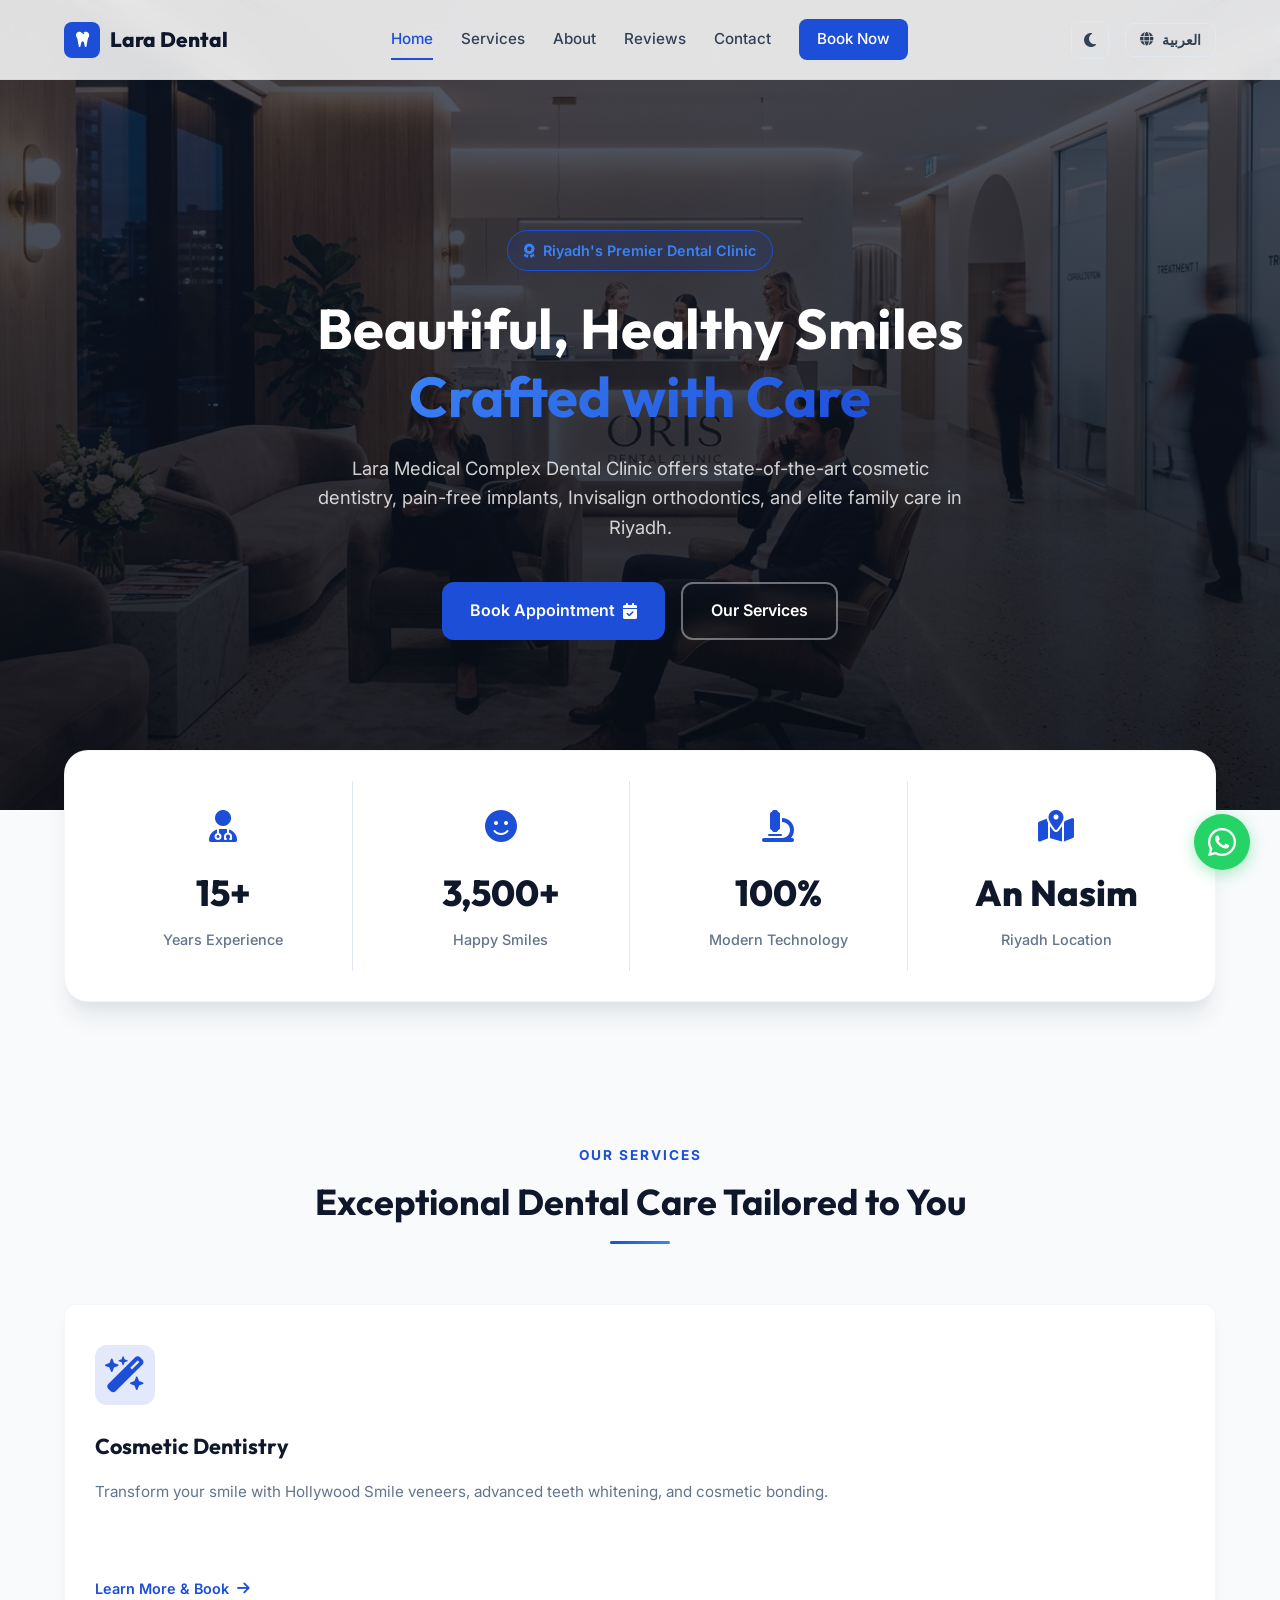
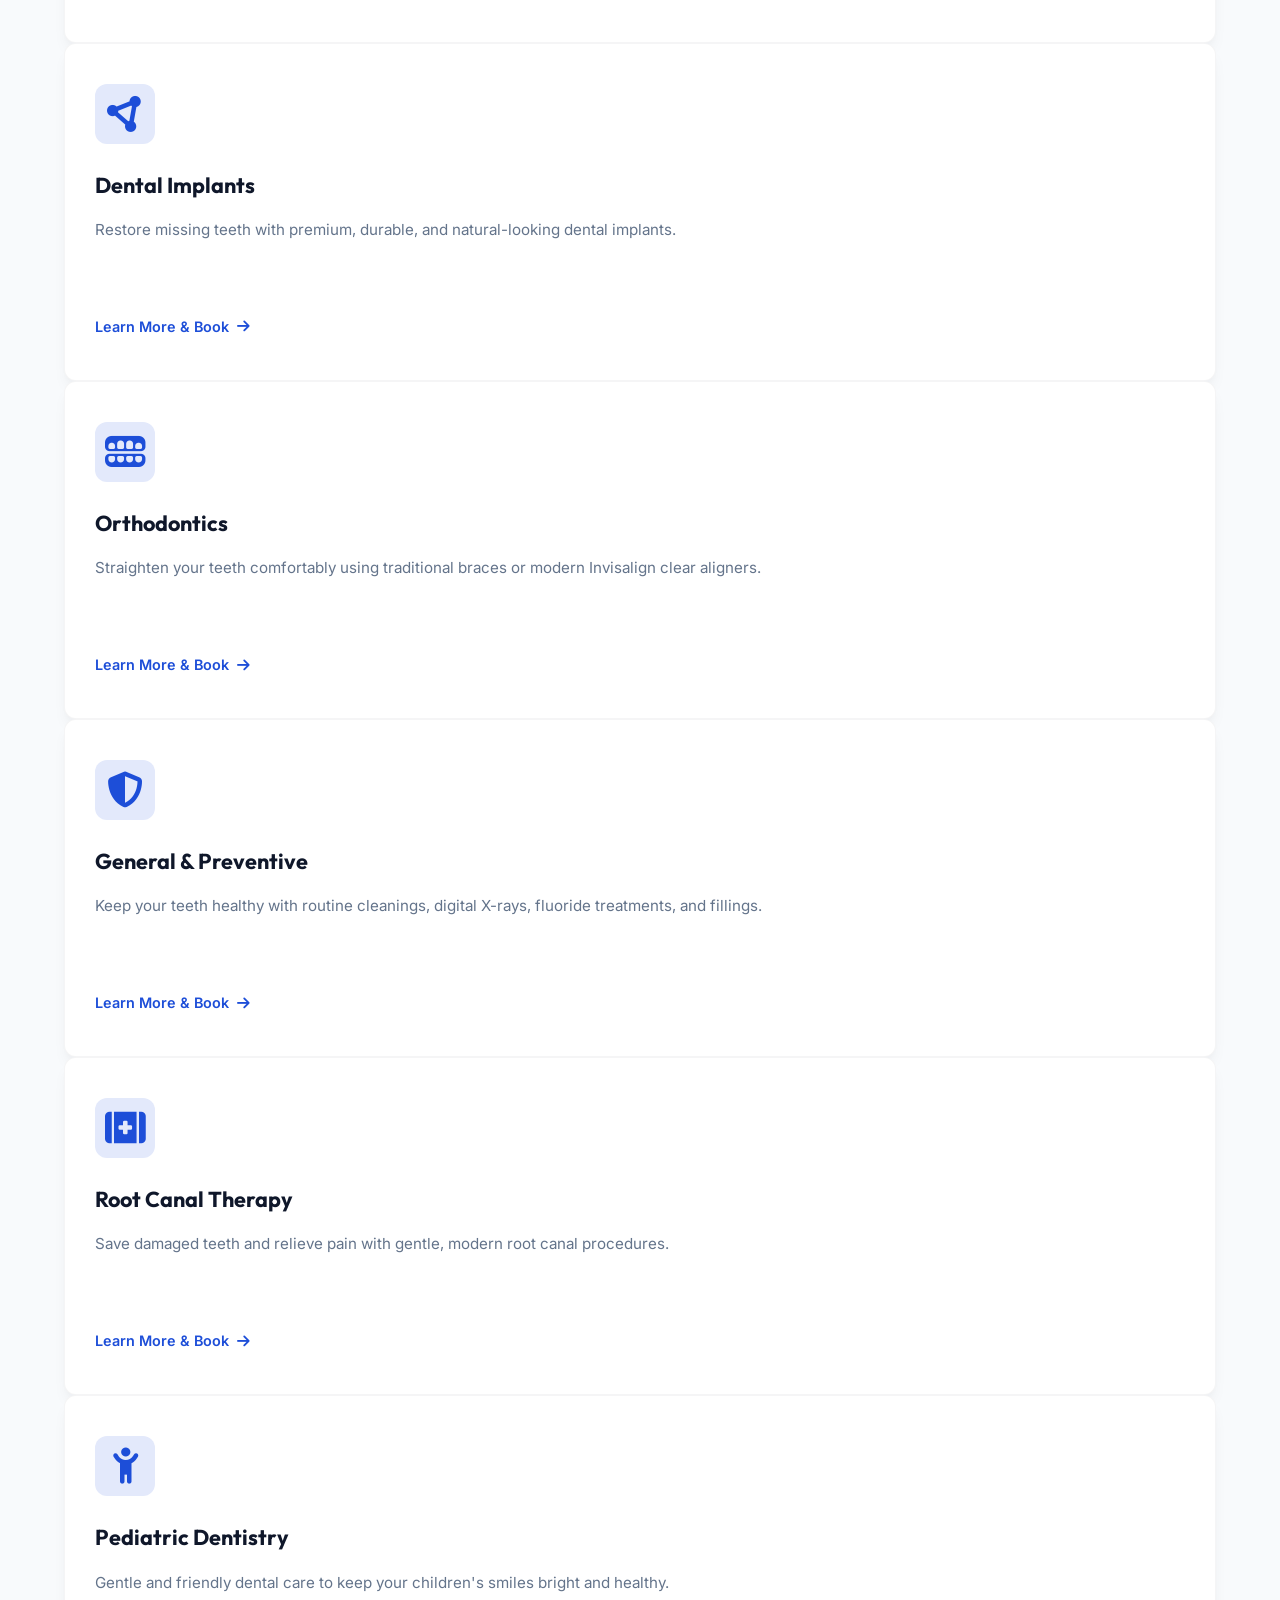
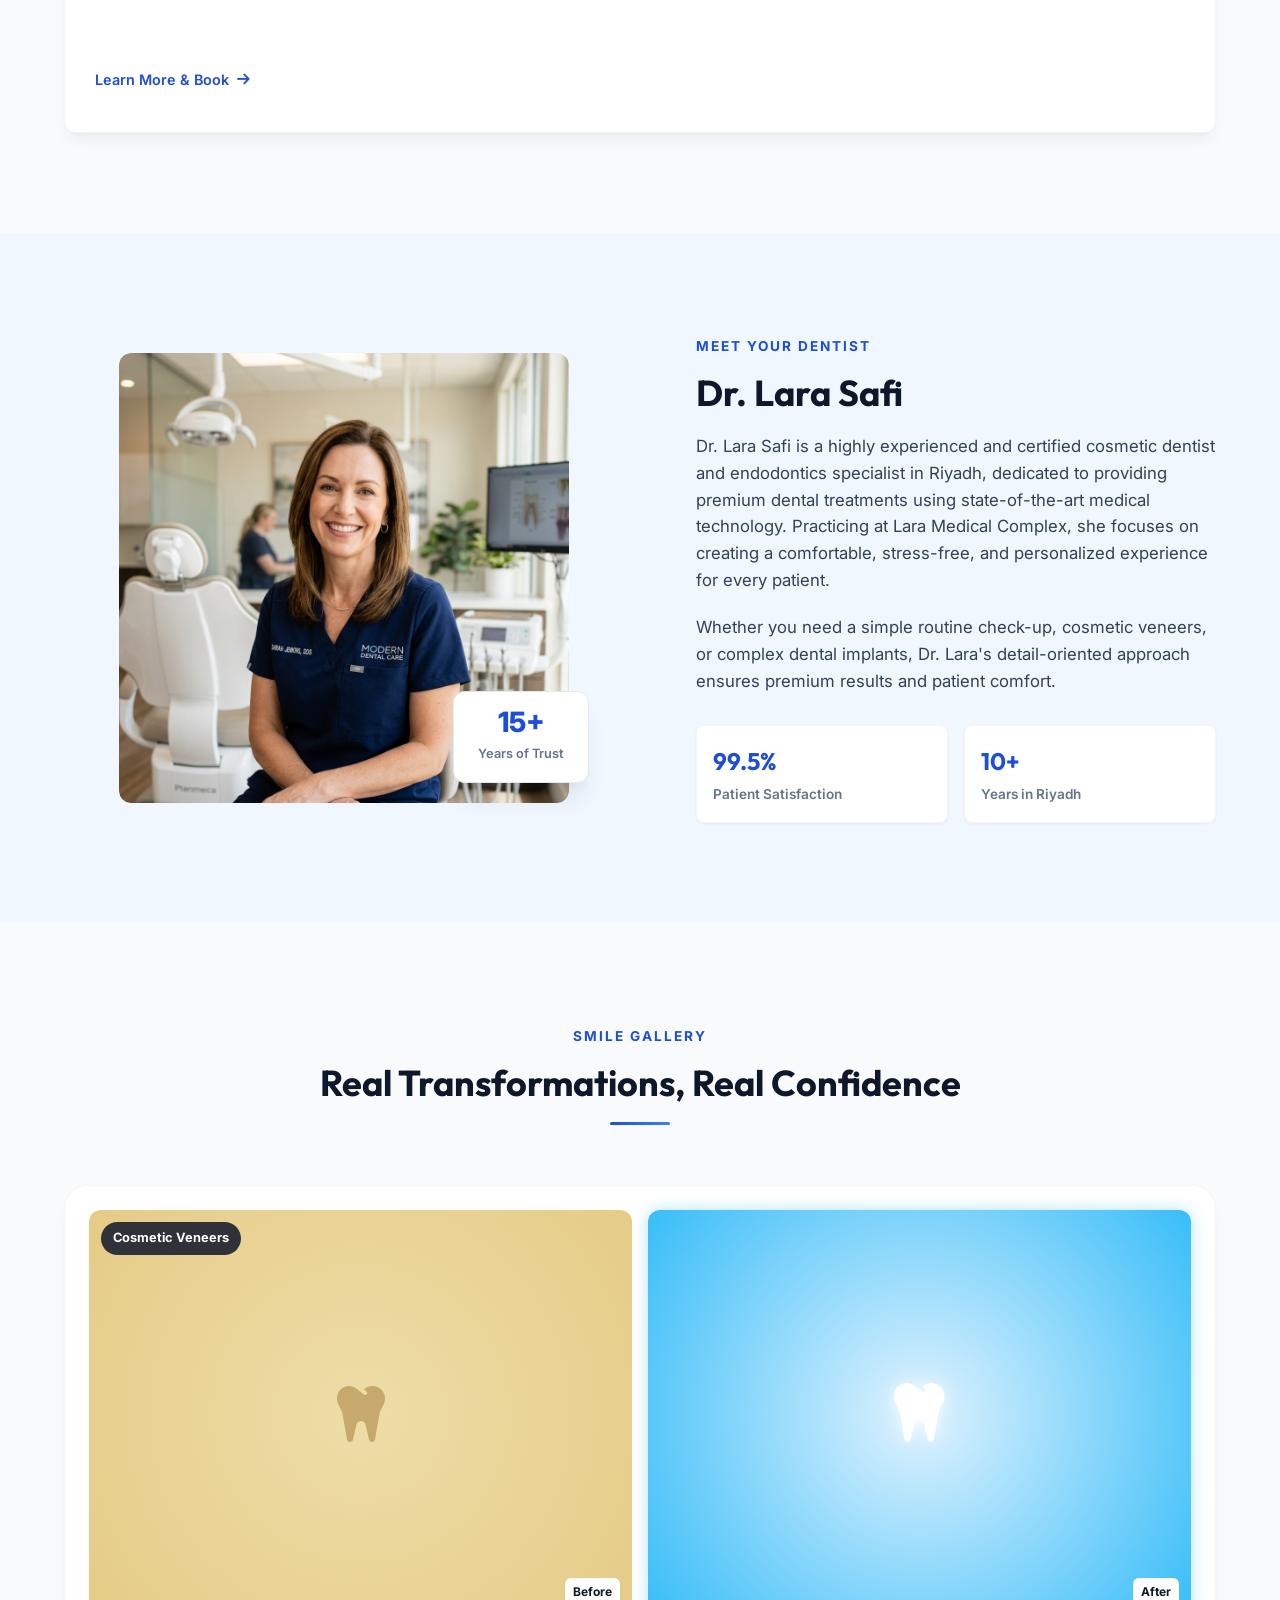
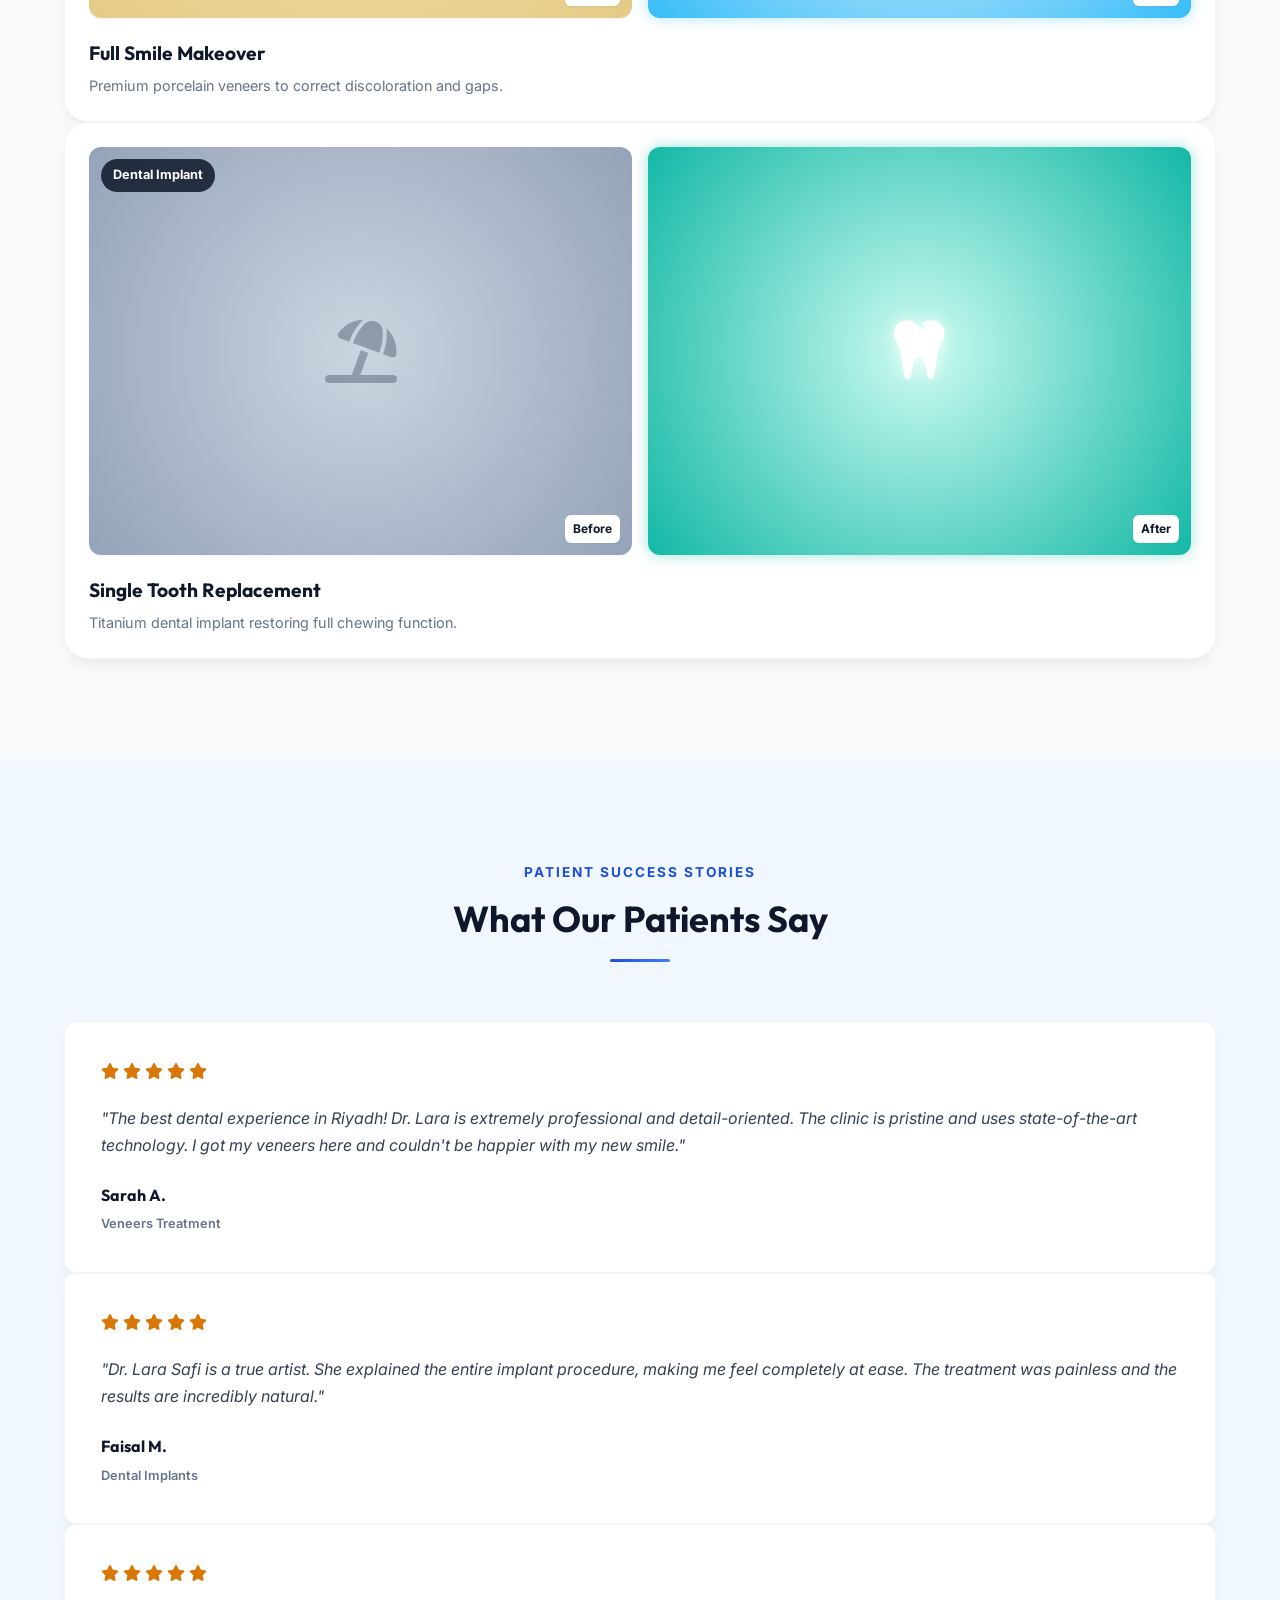
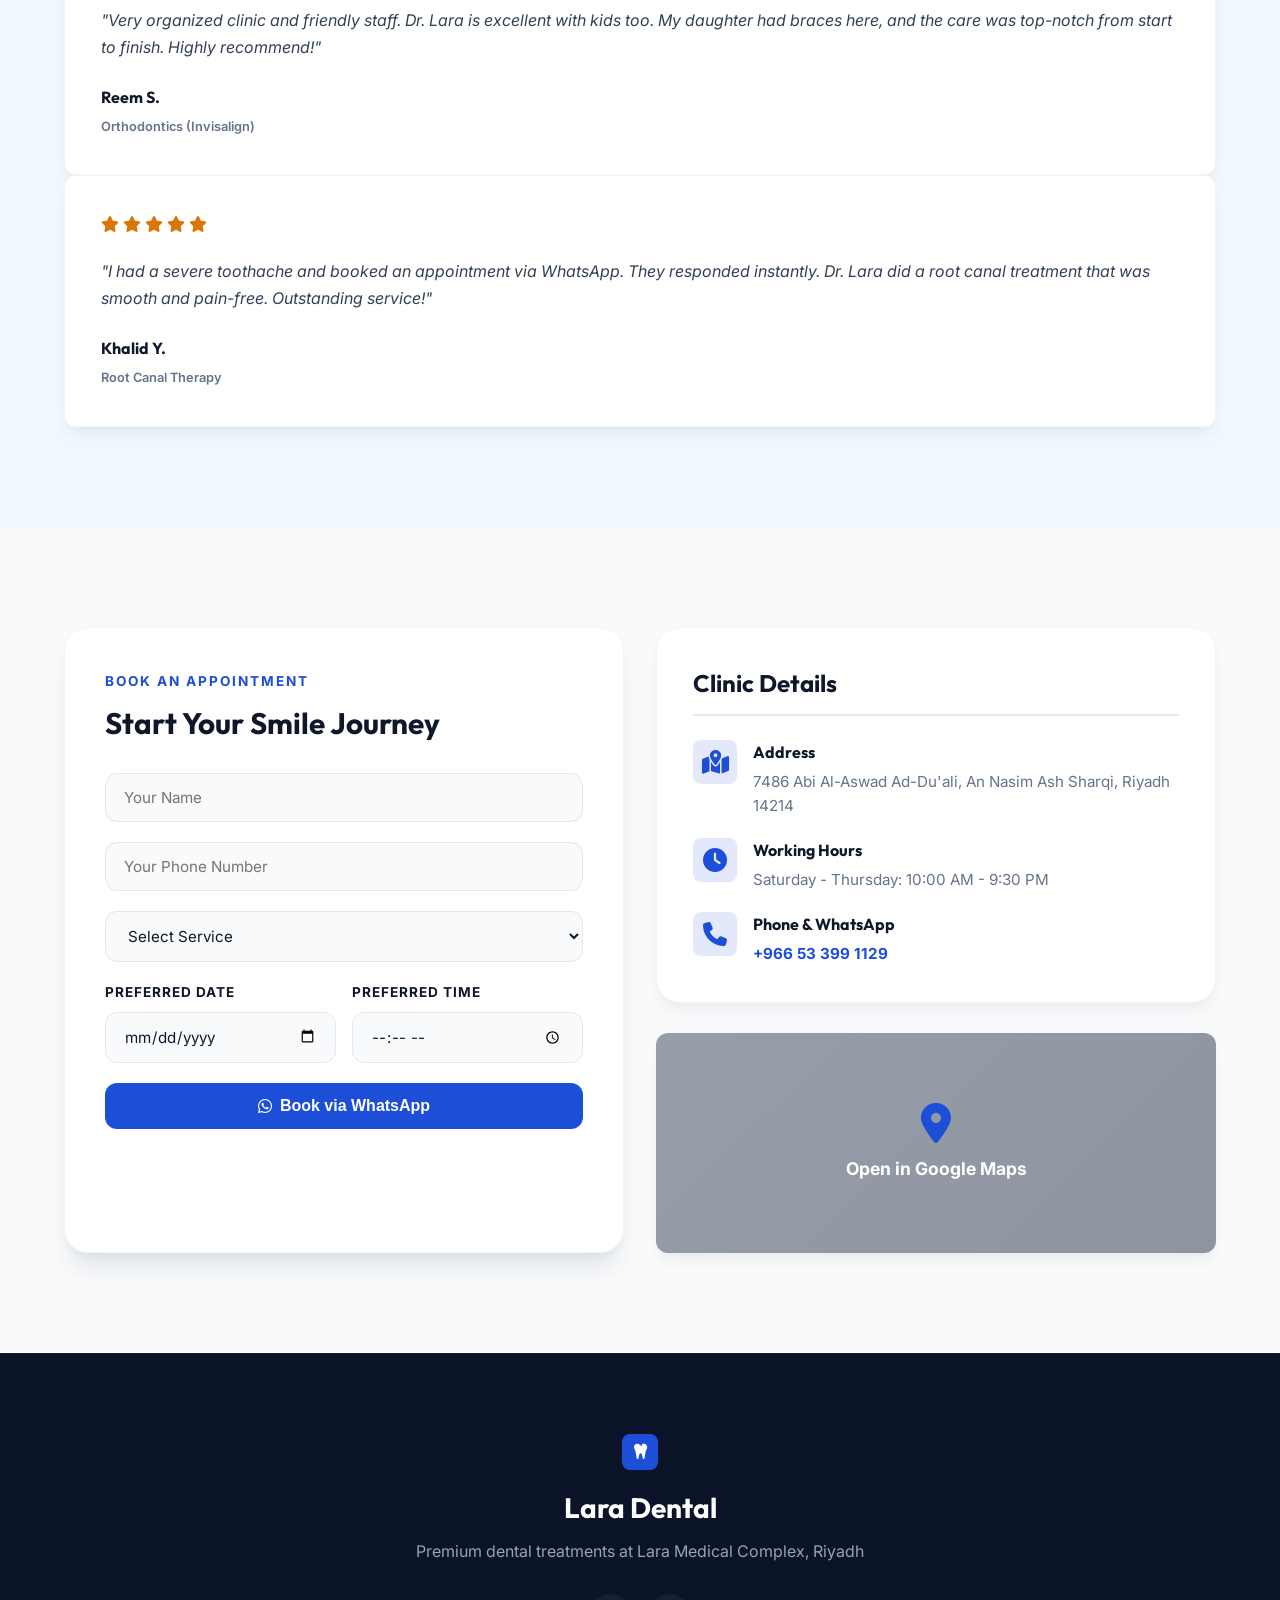
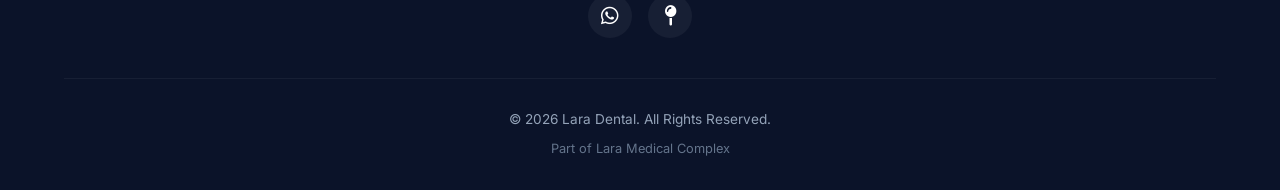
<file: Lara Medical Complex/index.html>
<!DOCTYPE html>
<html lang="en" dir="ltr" class="light">
<head>
    <meta charset="UTF-8">
    <meta name="viewport" content="width=device-width, initial-scale=1.0">
    <title id="meta-title">Lara Dental Clinic | Premium Dentistry Riyadh</title>
    <meta id="meta-desc" name="description" content="Experience premium dental care in Riyadh at Lara Medical Complex. Modern cosmetic dentistry, veneers, Invisalign, pain-free implants, and root canals. Book now.">
    
    <!-- Open Graph / Facebook -->
    <meta property="og:type" content="website">
    <meta id="og-title" property="og:title" content="Lara Dental Clinic | Premium Dentistry Riyadh">
    <meta id="og-desc" property="og:description" content="Premium veneers, implants, and orthodontics at Lara Medical Complex in Riyadh. Direct WhatsApp appointment booking and state-of-the-art clinic.">
    <meta property="og:image" content="assets/hero_bg.jpg">
    
    <!-- Google Fonts -->
    <link rel="preconnect" href="https://fonts.googleapis.com">
    <link rel="preconnect" href="https://fonts.gstatic.com" crossorigin>
    <!-- Cairo for Arabic, Outfit and Inter for English -->
    <link href="https://fonts.googleapis.com/css2?family=Cairo:wght@300;400;500;600;700;800&family=Inter:wght@300;400;500;600;700&family=Outfit:wght@300;400;500;600;700;800&display=swap" rel="stylesheet">
    
    <!-- FontAwesome Icons -->
    <link rel="stylesheet" href="https://cdnjs.cloudflare.com/ajax/libs/font-awesome/6.4.0/css/all.min.css">
    
    <!-- Custom CSS -->
    <link rel="stylesheet" href="style.css">
</head>
<body>

    <!-- Header / Navbar -->
    <header class="navbar" id="navbar">
        <div class="nav-container">
            <a href="#home" class="logo">
                <span class="logo-icon"><i class="fa-solid fa-tooth"></i></span>
                <span data-translate="logo_text">Lara Dental</span>
            </a>
            
            <nav class="nav-menu" id="nav-menu">
                <a href="#home" class="nav-link active" data-translate="nav_home">Home</a>
                <a href="#services" class="nav-link" data-translate="nav_services">Services</a>
                <a href="#about" class="nav-link" data-translate="nav_about">About</a>
                <a href="#testimonials" class="nav-link" data-translate="nav_testimonials">Reviews</a>
                <a href="#contact" class="nav-link" data-translate="nav_contact">Contact</a>
                <a href="#contact" class="nav-link btn-book" data-translate="nav_book_btn">Book Now</a>
            </nav>

            <div class="nav-actions">
                <!-- Dark/Light Mode Toggle -->
                <button class="theme-toggle-btn" id="theme-toggle-btn" aria-label="Toggle Theme">
                    <i class="fa-solid fa-moon icon-dark"></i>
                    <i class="fa-solid fa-sun icon-light"></i>
                </button>
                
                <!-- Language Toggle -->
                <button class="lang-switch-btn" id="lang-switch-btn" aria-label="Switch Language">
                    <i class="fa-solid fa-globe"></i>
                    <span id="lang-btn-text">العربية</span>
                </button>
                
                <!-- Mobile Hamburger Toggle -->
                <button class="mobile-toggle" id="mobile-toggle" aria-label="Toggle navigation menu">
                    <span class="bar"></span>
                    <span class="bar"></span>
                    <span class="bar"></span>
                </button>
            </div>
        </div>
    </header>

    <!-- Main Content -->
    <main>
        
        <!-- Hero Section -->
        <section id="home" class="hero">
            <div class="hero-overlay"></div>
            <div class="hero-content text-center">
                <span class="hero-badge reveal"><i class="fa-solid fa-award"></i> <span data-translate="hero_badge">Riyadh's Premier Dental Clinic</span></span>
                <h1 class="reveal">
                    <span data-translate="hero_title_1">Beautiful, Healthy Smiles</span> 
                    <br>
                    <span class="text-gradient" data-translate="hero_title_2">Crafted with Care</span>
                </h1>
                <p class="reveal-delay-1" data-translate="hero_desc">Lara Medical Complex Dental Clinic offers state-of-the-art cosmetic dentistry, pain-free implants, Invisalign orthodontics, and elite family care in Riyadh.</p>
                <div class="hero-actions reveal-delay-2">
                    <a href="#contact" class="btn btn-primary"><span data-translate="hero_cta_book">Book Appointment</span> <i class="fa-solid fa-calendar-check"></i></a>
                    <a href="#services" class="btn btn-secondary" data-translate="hero_cta_services">Our Services</a>
                </div>
            </div>
            <div class="hero-scroll-indicator">
                <a href="#stats-section"><i class="fa-solid fa-chevron-down animate-bounce"></i></a>
            </div>
        </section>

        <!-- Stats Section -->
        <section id="stats-section" class="stats-section">
            <div class="container">
                <div class="stats-grid">
                    <div class="stat-card">
                        <div class="stat-icon"><i class="fa-solid fa-user-doctor"></i></div>
                        <h3 class="stat-number">15+</h3>
                        <p class="stat-label" data-translate="stat_exp">Years Experience</p>
                    </div>
                    <div class="stat-card">
                        <div class="stat-icon"><i class="fa-solid fa-face-smile"></i></div>
                        <h3 class="stat-number">3,500+</h3>
                        <p class="stat-label" data-translate="stat_smiles">Happy Smiles</p>
                    </div>
                    <div class="stat-card">
                        <div class="stat-icon"><i class="fa-solid fa-microscope"></i></div>
                        <h3 class="stat-number">100%</h3>
                        <p class="stat-label" data-translate="stat_tech">Modern Technology</p>
                    </div>
                    <div class="stat-card">
                        <div class="stat-icon"><i class="fa-solid fa-map-location-dot"></i></div>
                        <h3 class="stat-number" data-translate="stat_loc_val">An Nasim</h3>
                        <p class="stat-label" data-translate="stat_loc">Riyadh Location</p>
                    </div>
                </div>
            </div>
        </section>

        <!-- Services Section -->
        <section id="services" class="section services-section">
            <div class="container">
                <div class="section-header text-center">
                    <span class="section-subtitle" data-translate="services_subtitle">Our Services</span>
                    <h2 class="section-title" data-translate="services_title">Exceptional Dental Care Tailored to You</h2>
                    <div class="header-line"></div>
                </div>
                
                <div class="services-grid">
                    <!-- Cosmetic -->
                    <div class="service-card reveal-card">
                        <div class="service-icon"><i class="fa-solid fa-wand-magic-sparkles"></i></div>
                        <h3 data-translate="service_1_title">Cosmetic Dentistry</h3>
                        <p data-translate="service_1_desc">Transform your smile with Hollywood Smile veneers, advanced teeth whitening, and cosmetic bonding.</p>
                        <a href="#contact" class="service-link"><span data-translate="service_book_link">Learn More & Book</span> <i class="fa-solid fa-arrow-right"></i></a>
                    </div>
                    
                    <!-- Implants -->
                    <div class="service-card reveal-card">
                        <div class="service-icon"><i class="fa-solid fa-circle-nodes"></i></div>
                        <h3 data-translate="service_2_title">Dental Implants</h3>
                        <p data-translate="service_2_desc">Restore missing teeth with premium, durable, and natural-looking dental implants.</p>
                        <a href="#contact" class="service-link"><span data-translate="service_book_link">Learn More & Book</span> <i class="fa-solid fa-arrow-right"></i></a>
                    </div>
                    
                    <!-- Orthodontics -->
                    <div class="service-card reveal-card">
                        <div class="service-icon"><i class="fa-solid fa-teeth-open"></i></div>
                        <h3 data-translate="service_3_title">Orthodontics</h3>
                        <p data-translate="service_3_desc">Straighten your teeth comfortably using traditional braces or modern Invisalign clear aligners.</p>
                        <a href="#contact" class="service-link"><span data-translate="service_book_link">Learn More & Book</span> <i class="fa-solid fa-arrow-right"></i></a>
                    </div>
                    
                    <!-- Preventive -->
                    <div class="service-card reveal-card">
                        <div class="service-icon"><i class="fa-solid fa-shield-halved"></i></div>
                        <h3 data-translate="service_4_title">General & Preventive</h3>
                        <p data-translate="service_4_desc">Keep your teeth healthy with routine cleanings, digital X-rays, fluoride treatments, and fillings.</p>
                        <a href="#contact" class="service-link"><span data-translate="service_book_link">Learn More & Book</span> <i class="fa-solid fa-arrow-right"></i></a>
                    </div>
                    
                    <!-- Root Canal -->
                    <div class="service-card reveal-card">
                        <div class="service-icon"><i class="fa-solid fa-kit-medical"></i></div>
                        <h3 data-translate="service_5_title">Root Canal Therapy</h3>
                        <p data-translate="service_5_desc">Save damaged teeth and relieve pain with gentle, modern root canal procedures.</p>
                        <a href="#contact" class="service-link"><span data-translate="service_book_link">Learn More & Book</span> <i class="fa-solid fa-arrow-right"></i></a>
                    </div>
                    
                    <!-- Pediatric -->
                    <div class="service-card reveal-card">
                        <div class="service-icon"><i class="fa-solid fa-child-reaching"></i></div>
                        <h3 data-translate="service_6_title">Pediatric Dentistry</h3>
                        <p data-translate="service_6_desc">Gentle and friendly dental care to keep your children's smiles bright and healthy.</p>
                        <a href="#contact" class="service-link"><span data-translate="service_book_link">Learn More & Book</span> <i class="fa-solid fa-arrow-right"></i></a>
                    </div>
                </div>
            </div>
        </section>

        <!-- About Dr. Lara Section -->
        <section id="about" class="section about-section bg-light">
            <div class="container">
                <div class="grid grid-2 align-items-center">
                    <div class="about-image-wrapper reveal-left">
                        <div class="image-border-effect">
                            <img src="assets/doctor.jpg" alt="Dr. Lara Safi Dentist Riyadh" id="dr-portrait" class="rounded-lg shadow-xl img-cover">
                        </div>
                        <div class="floating-badge text-center">
                            <span class="number">15+</span>
                            <span class="text" data-translate="about_badge_text">Years of Trust</span>
                        </div>
                    </div>
                    
                    <div class="about-text-content reveal-right">
                        <span class="section-subtitle" data-translate="about_subtitle">Meet Your Dentist</span>
                        <h2 class="section-title" data-translate="about_title">Dr. Lara Safi</h2>
                        <p class="section-desc" data-translate="about_desc_1">Dr. Lara Safi is a highly experienced and certified cosmetic dentist and endodontics specialist in Riyadh, dedicated to providing premium dental treatments using state-of-the-art medical technology. Practicing at Lara Medical Complex, she focuses on creating a comfortable, stress-free, and personalized experience for every patient.</p>
                        <p class="section-desc" data-translate="about_desc_2">Whether you need a simple routine check-up, cosmetic veneers, or complex dental implants, Dr. Lara's detail-oriented approach ensures premium results and patient comfort.</p>
                        
                        <div class="about-stats grid grid-2 gap-4">
                            <div class="about-stat-item">
                                <h4>99.5%</h4>
                                <p data-translate="about_stat_1">Patient Satisfaction</p>
                            </div>
                            <div class="about-stat-item">
                                <h4>10+</h4>
                                <p data-translate="about_stat_2">Years in Riyadh</p>
                            </div>
                        </div>
                    </div>
                </div>
            </div>
        </section>

        <!-- Before & After Gallery -->
        <section class="section gallery-section">
            <div class="container">
                <div class="section-header text-center">
                    <span class="section-subtitle" data-translate="gallery_subtitle">Smile Gallery</span>
                    <h2 class="section-title" data-translate="gallery_title">Real Transformations, Real Confidence</h2>
                    <div class="header-line"></div>
                </div>
                
                <div class="gallery-grid">
                    <div class="gallery-card reveal-card">
                        <div class="gallery-badge" data-translate="gallery_badge_cosmetic">Cosmetic Veneers</div>
                        <div class="gallery-images">
                            <div class="gallery-img-box before-teeth">
                                <span class="gallery-label" data-translate="before">Before</span>
                            </div>
                            <div class="gallery-img-box after-teeth-1">
                                <span class="gallery-label" data-translate="after">After</span>
                            </div>
                        </div>
                        <div class="gallery-desc">
                            <h4 data-translate="gallery_case_1_title">Full Smile Makeover</h4>
                            <p data-translate="gallery_case_1_desc">Premium porcelain veneers to correct discoloration and gaps.</p>
                        </div>
                    </div>
                    
                    <div class="gallery-card reveal-card">
                        <div class="gallery-badge" data-translate="gallery_badge_implant">Dental Implant</div>
                        <div class="gallery-images">
                            <div class="gallery-img-box before-teeth-missing">
                                <span class="gallery-label" data-translate="before">Before</span>
                            </div>
                            <div class="gallery-img-box after-teeth-2">
                                <span class="gallery-label" data-translate="after">After</span>
                            </div>
                        </div>
                        <div class="gallery-desc">
                            <h4 data-translate="gallery_case_2_title">Single Tooth Replacement</h4>
                            <p data-translate="gallery_case_2_desc">Titanium dental implant restoring full chewing function.</p>
                        </div>
                    </div>
                </div>
            </div>
        </section>

        <!-- Testimonials Section (Real Google Maps Dentist Reviews) -->
        <section id="testimonials" class="section testimonials-section bg-light">
            <div class="container">
                <div class="section-header text-center">
                    <span class="section-subtitle" data-translate="reviews_subtitle">Patient Success Stories</span>
                    <h2 class="section-title" data-translate="reviews_title">What Our Patients Say</h2>
                    <div class="header-line"></div>
                </div>
                
                <div class="testimonials-grid">
                    <!-- Testimonial 1 -->
                    <div class="testimonial-card reveal-card">
                        <div class="stars">
                            <i class="fa-solid fa-star"></i>
                            <i class="fa-solid fa-star"></i>
                            <i class="fa-solid fa-star"></i>
                            <i class="fa-solid fa-star"></i>
                            <i class="fa-solid fa-star"></i>
                        </div>
                        <p class="testimonial-text" data-translate="review_1_text">"The best dental experience in Riyadh! Dr. Lara is extremely professional and detail-oriented. The clinic is pristine and uses state-of-the-art technology. I got my veneers here and couldn't be happier with my new smile."</p>
                        <div class="testimonial-author">
                            <div class="author-details">
                                <h4 data-translate="review_1_name">Sarah A.</h4>
                                <span data-translate="review_1_treatment">Veneers Treatment</span>
                            </div>
                        </div>
                    </div>
                    
                    <!-- Testimonial 2 -->
                    <div class="testimonial-card reveal-card">
                        <div class="stars">
                            <i class="fa-solid fa-star"></i>
                            <i class="fa-solid fa-star"></i>
                            <i class="fa-solid fa-star"></i>
                            <i class="fa-solid fa-star"></i>
                            <i class="fa-solid fa-star"></i>
                        </div>
                        <p class="testimonial-text" data-translate="review_2_text">"Dr. Lara Safi is a true artist. She explained the entire implant procedure, making me feel completely at ease. The treatment was painless and the results are incredibly natural."</p>
                        <div class="testimonial-author">
                            <div class="author-details">
                                <h4 data-translate="review_2_name">Faisal M.</h4>
                                <span data-translate="review_2_treatment">Dental Implants</span>
                            </div>
                        </div>
                    </div>
                    
                    <!-- Testimonial 3 -->
                    <div class="testimonial-card reveal-card">
                        <div class="stars">
                            <i class="fa-solid fa-star"></i>
                            <i class="fa-solid fa-star"></i>
                            <i class="fa-solid fa-star"></i>
                            <i class="fa-solid fa-star"></i>
                            <i class="fa-solid fa-star"></i>
                        </div>
                        <p class="testimonial-text" data-translate="review_3_text">"Very organized clinic and friendly staff. Dr. Lara is excellent with kids too. My daughter had braces here, and the care was top-notch from start to finish. Highly recommend!"</p>
                        <div class="testimonial-author">
                            <div class="author-details">
                                <h4 data-translate="review_3_name">Reem S.</h4>
                                <span data-translate="review_3_treatment">Orthodontics (Invisalign)</span>
                            </div>
                        </div>
                    </div>

                    <!-- Testimonial 4 -->
                    <div class="testimonial-card reveal-card">
                        <div class="stars">
                            <i class="fa-solid fa-star"></i>
                            <i class="fa-solid fa-star"></i>
                            <i class="fa-solid fa-star"></i>
                            <i class="fa-solid fa-star"></i>
                            <i class="fa-solid fa-star"></i>
                        </div>
                        <p class="testimonial-text" data-translate="review_4_text">"I had a severe toothache and booked an appointment via WhatsApp. They responded instantly. Dr. Lara did a root canal treatment that was smooth and pain-free. Outstanding service!"</p>
                        <div class="testimonial-author">
                            <div class="author-details">
                                <h4 data-translate="review_4_name">Khalid Y.</h4>
                                <span data-translate="review_4_treatment">Root Canal Therapy</span>
                            </div>
                        </div>
                    </div>
                </div>
            </div>
        </section>

        <!-- Booking & Contact Section -->
        <section id="contact" class="section contact-section">
            <div class="container">
                <div class="grid grid-2 gap-8">
                    <!-- Booking Form -->
                    <div class="booking-form-wrapper reveal-left">
                        <span class="section-subtitle" data-translate="booking_subtitle">Book An Appointment</span>
                        <h2 class="section-title" data-translate="booking_title">Start Your Smile Journey</h2>
                        
                        <form id="booking-form" class="booking-form">
                            <div class="form-group">
                                <input type="text" id="patient-name" required placeholder="Your Name">
                            </div>
                            <div class="form-group">
                                <input type="tel" id="patient-phone" required placeholder="Your Phone Number">
                            </div>
                            <div class="form-group">
                                <select id="dental-service" required>
                                    <option value="" disabled selected data-translate="select_service">Select Service</option>
                                    <option value="Cosmetic Veneers" data-translate="service_opt_1">Cosmetic Veneers</option>
                                    <option value="Teeth Whitening" data-translate="service_opt_2">Teeth Whitening</option>
                                    <option value="Dental Implants" data-translate="service_opt_3">Dental Implants</option>
                                    <option value="Orthodontics (Invisalign/Braces)" data-translate="service_opt_4">Orthodontics (Invisalign/Braces)</option>
                                    <option value="General Check-up & Cleaning" data-translate="service_opt_5">General Check-up & Cleaning</option>
                                    <option value="Root Canal Therapy" data-translate="service_opt_6">Root Canal Therapy</option>
                                </select>
                            </div>
                            <div class="grid grid-2 gap-4">
                                <div class="form-group">
                                    <label for="booking-date" data-translate="booking_date_lbl">Preferred Date</label>
                                    <input type="date" id="booking-date" required>
                                </div>
                                <div class="form-group">
                                    <label for="booking-time" data-translate="booking_time_lbl">Preferred Time</label>
                                    <input type="time" id="booking-time" required>
                                </div>
                            </div>
                            <button type="submit" class="btn btn-primary btn-block">
                                <i class="fa-brands fa-whatsapp"></i> <span data-translate="booking_submit">Book via WhatsApp</span>
                            </button>
                        </form>
                    </div>
                    
                    <!-- Contact Details & Map -->
                    <div class="contact-details-wrapper reveal-right">
                        <div class="contact-info-card">
                            <h3 data-translate="info_title">Clinic Details</h3>
                            
                            <div class="info-item">
                                <div class="info-icon"><i class="fa-solid fa-map-location-dot"></i></div>
                                <div class="info-text">
                                    <h4 data-translate="info_address_lbl">Address</h4>
                                    <p data-translate="info_address_txt">7486 Abi Al-Aswad Ad-Du'ali, An Nasim Ash Sharqi, Riyadh 14214</p>
                                </div>
                            </div>
                            
                            <div class="info-item">
                                <div class="info-icon"><i class="fa-solid fa-clock"></i></div>
                                <div class="info-text">
                                    <h4 data-translate="info_hours_lbl">Working Hours</h4>
                                    <p data-translate="info_hours_txt">Saturday - Thursday: 10:00 AM - 9:30 PM</p>
                                </div>
                            </div>
                            
                            <div class="info-item">
                                <div class="info-icon"><i class="fa-solid fa-phone"></i></div>
                                <div class="info-text">
                                    <h4 data-translate="info_phone_lbl">Phone & WhatsApp</h4>
                                    <p class="phone-link"><a href="https://wa.me/966533991129" target="_blank" rel="noopener">+966 53 399 1129</a></p>
                                </div>
                            </div>
                        </div>
                        
                        <!-- Map Visual Card -->
                        <div class="map-container rounded-lg shadow-lg">
                            <a href="https://www.google.com/maps/search/?api=1&query=Lara+Medical+Complex+An+Nasim+Ash+Sharqi+Riyadh" target="_blank" rel="noopener" class="map-link-overlay">
                                <div class="map-placeholder-content">
                                    <i class="fa-solid fa-location-dot map-marker-anim"></i>
                                    <span data-translate="view_map_btn">Open in Google Maps</span>
                                </div>
                            </a>
                        </div>
                    </div>
                </div>
            </div>
        </section>
        
    </main>

    <!-- Footer -->
    <footer class="footer">
        <div class="container text-center">
            <div class="footer-logo">
                <i class="fa-solid fa-tooth logo-icon"></i>
                <h3 data-translate="logo_text">Lara Dental</h3>
                <p data-translate="footer_subtitle">Premium dental treatments at Lara Medical Complex, Riyadh</p>
            </div>
            
            <div class="footer-socials">
                <a href="https://wa.me/966533991129" target="_blank" rel="noopener" aria-label="WhatsApp"><i class="fa-brands fa-whatsapp"></i></a>
                <a href="https://maps.google.com/?q=Lara+Medical+Complex+Riyadh" target="_blank" rel="noopener" aria-label="Google Maps"><i class="fa-solid fa-map-pin"></i></a>
            </div>
            
            <div class="footer-bottom">
                <p>&copy; 2026 <span data-translate="logo_text">Lara Dental</span>. <span data-translate="footer_rights">All Rights Reserved.</span></p>
                <p class="alpha-association" data-translate="lara_association">Part of Lara Medical Complex</p>
            </div>
        </div>
    </footer>

    <!-- Floating WhatsApp Widget -->
    <a href="https://wa.me/966533991129" class="whatsapp-floating" target="_blank" rel="noopener" aria-label="Chat on WhatsApp">
        <i class="fa-brands fa-whatsapp"></i>
        <span class="whatsapp-tooltip" data-translate="wa_tooltip">Book Consultation</span>
    </a>

    <!-- Custom Javascript -->
    <script src="script.js"></script>
</body>
</html>
</file>
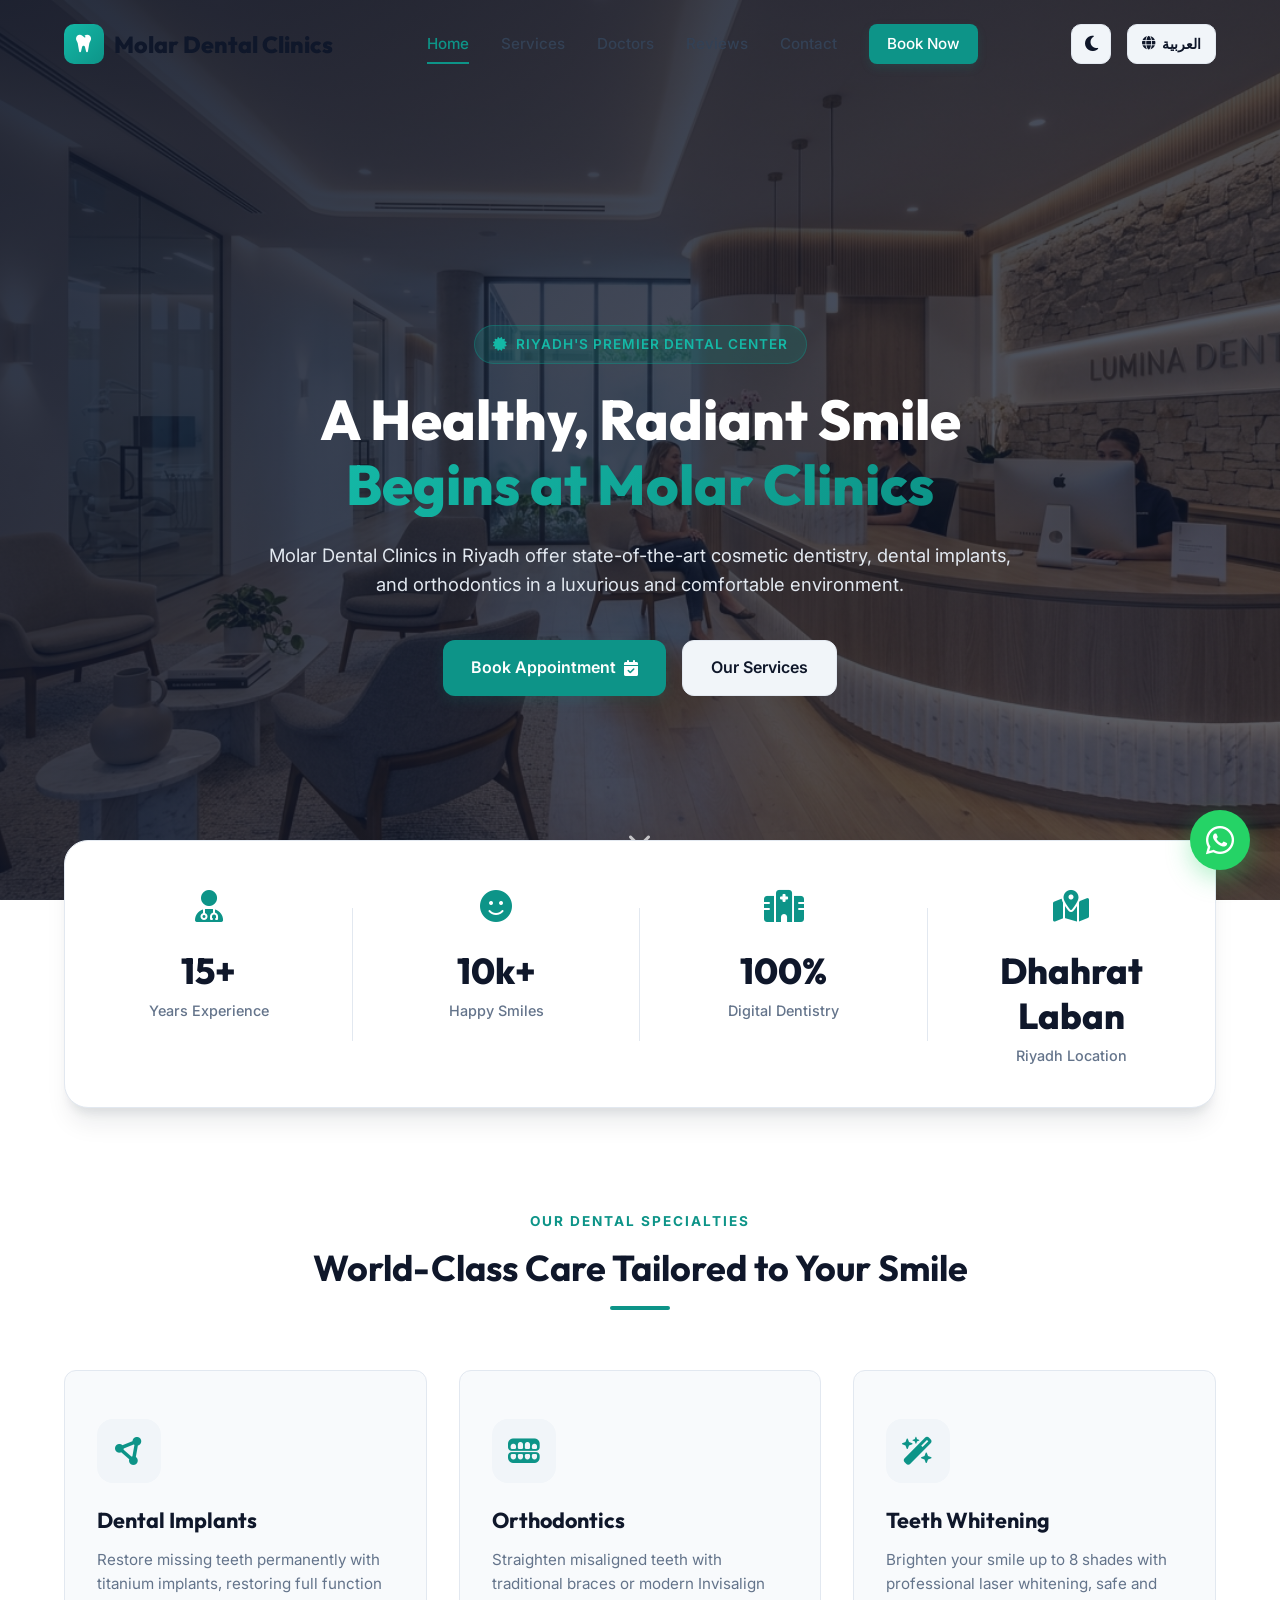
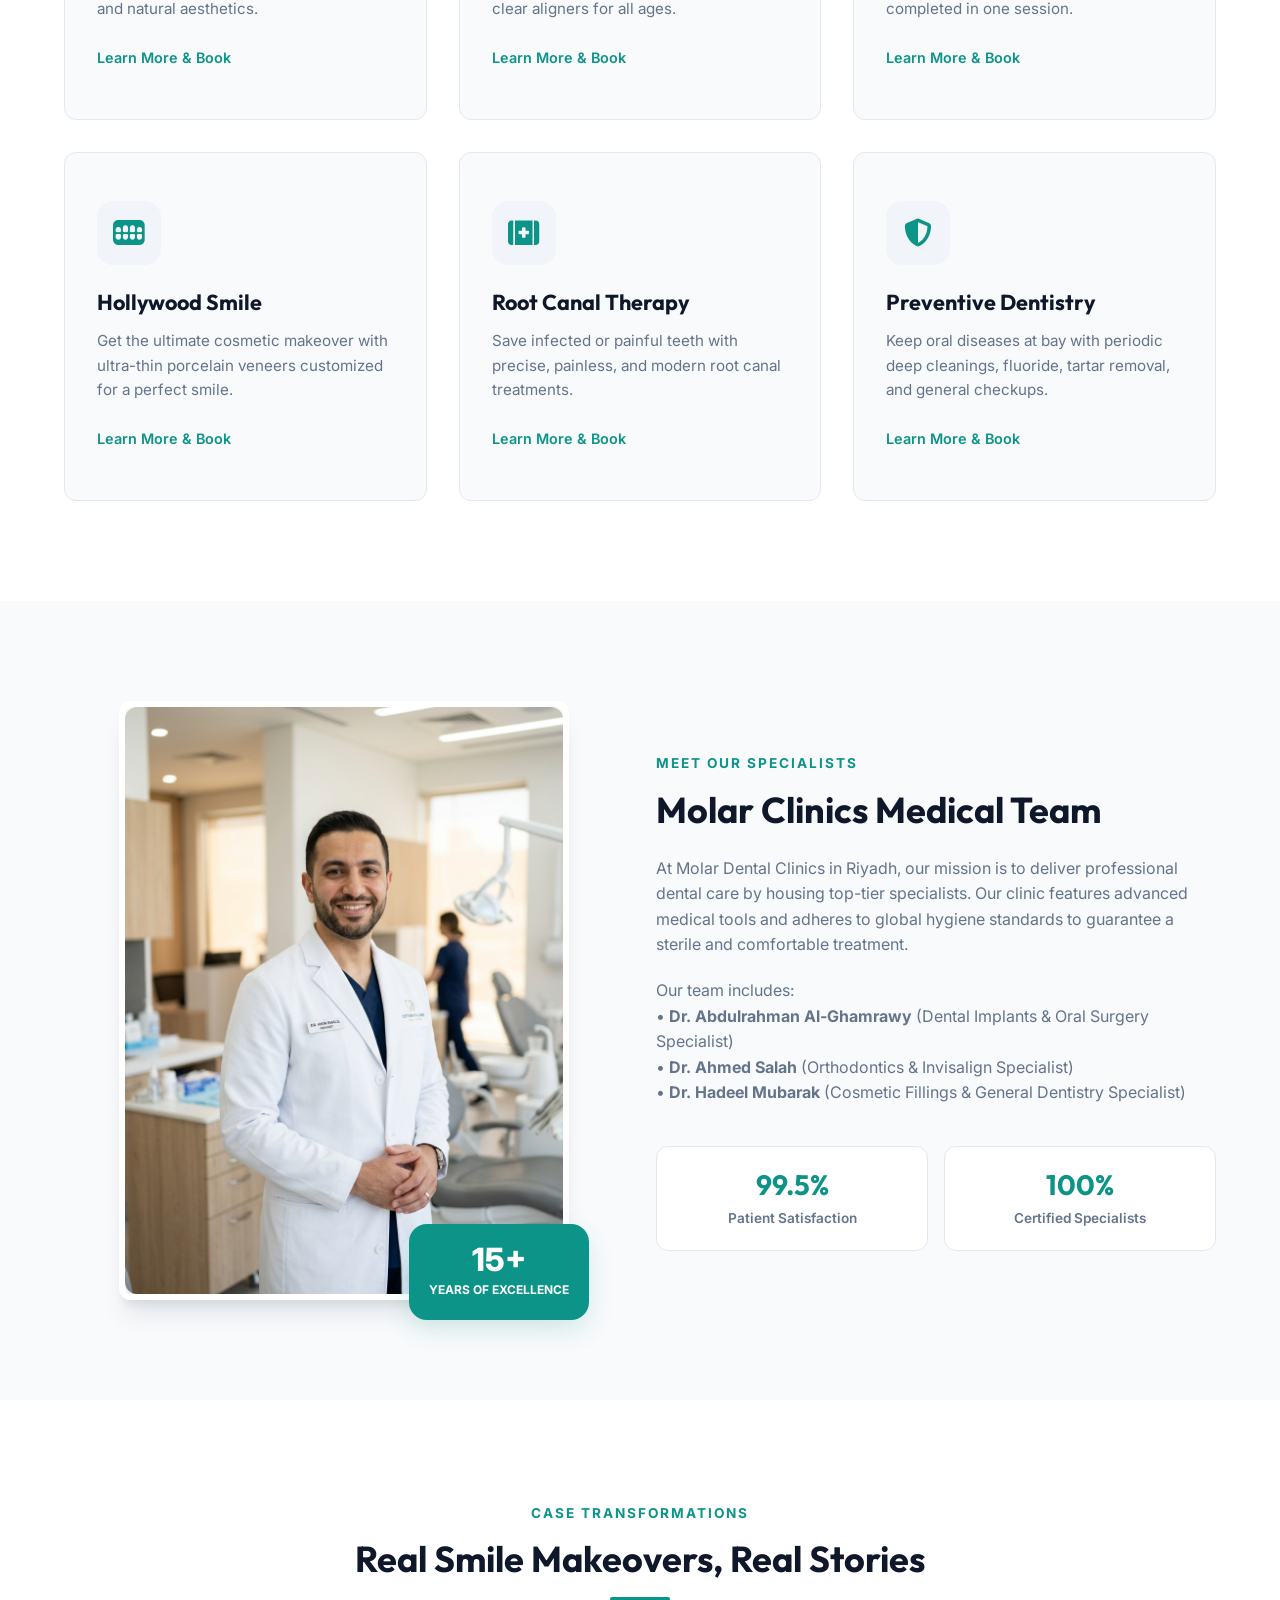
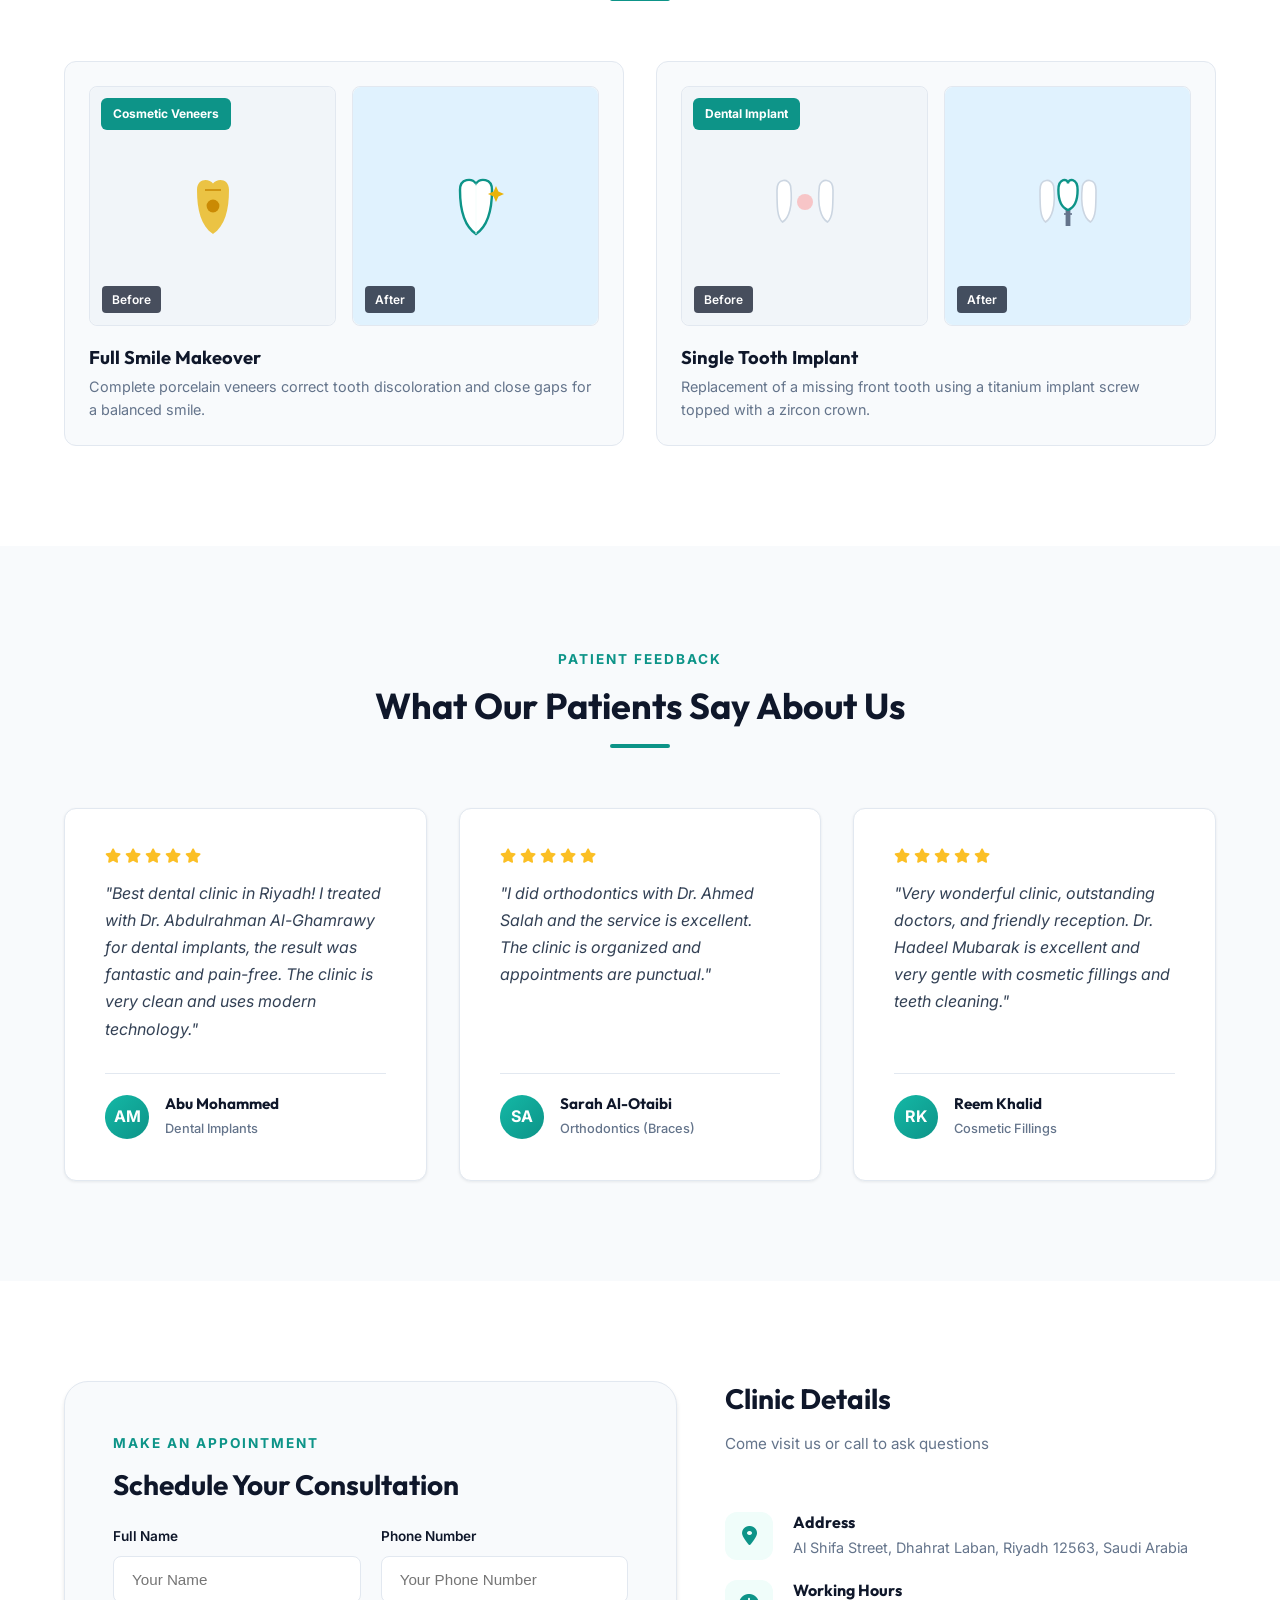
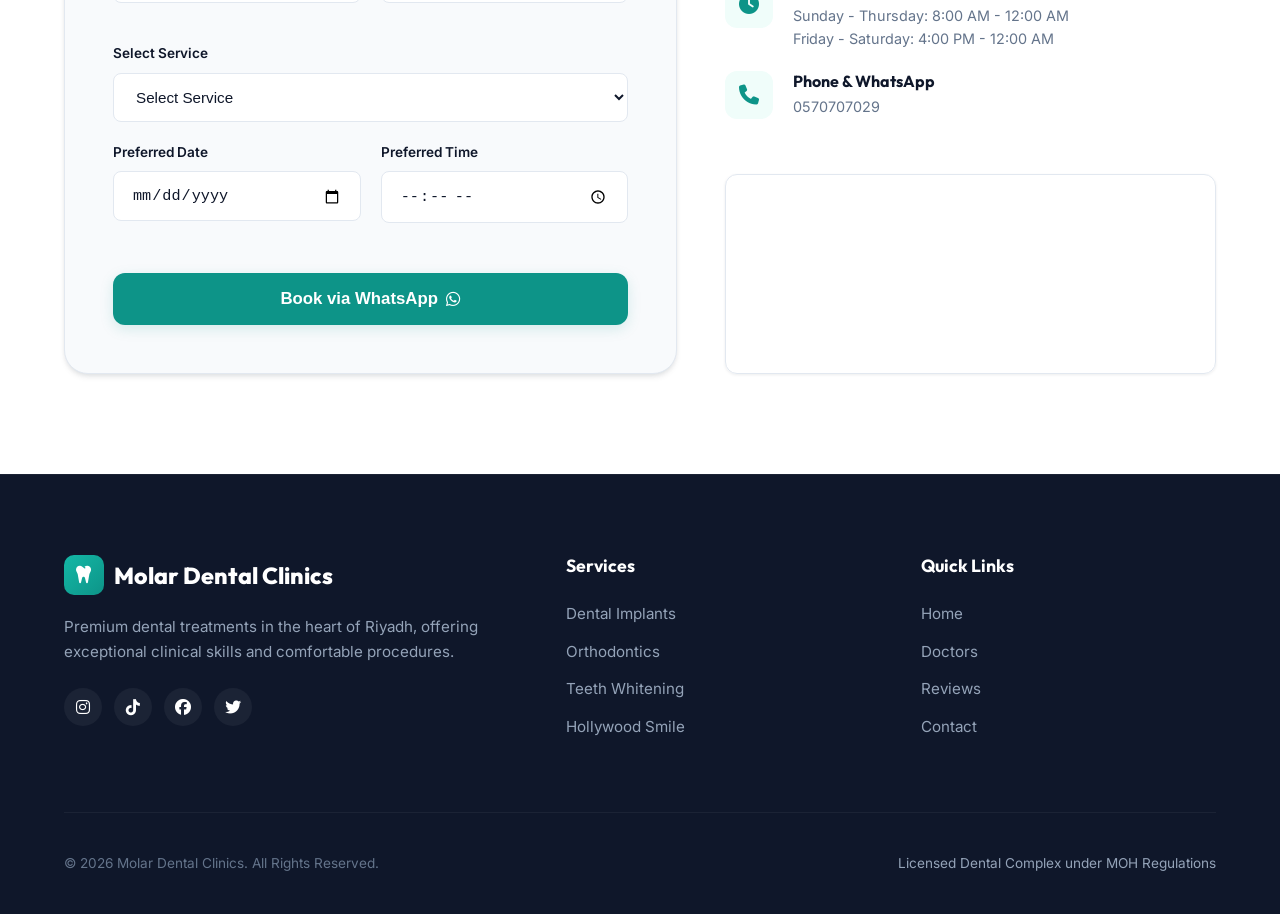
<file: molar-dental-clinics/index.html>
<!DOCTYPE html>
<html lang="en" dir="ltr" data-theme="light">
<head>
    <meta charset="UTF-8">
    <meta name="viewport" content="width=device-width, initial-scale=1.0">
    <title id="meta-title">Molar Dental Clinics | Premium Dentistry Riyadh</title>
    <meta id="meta-desc" name="description" content="Experience premium dental care at Molar Dental Clinics in Dhahrat Laban, Riyadh. Expert dental implants, orthodontics, cosmetic veneers, and family dentistry. Book now.">
    
    <!-- Open Graph / Facebook -->
    <meta property="og:type" content="website">
    <meta id="og-title" property="og:title" content="Molar Dental Clinics | Premium Dentistry Riyadh">
    <meta id="og-desc" property="og:description" content="State-of-the-art dental care at Molar Dental Clinics in Riyadh. Direct WhatsApp appointment booking, dark/light themes, and bilingual support.">
    <meta property="og:image" content="assets/hero_dentist.jpg">
    
    <!-- Google Fonts -->
    <link rel="preconnect" href="https://fonts.googleapis.com">
    <link rel="preconnect" href="https://fonts.gstatic.com" crossorigin>
    <!-- Cairo font for Arabic, Outfit and Inter for English and numbers -->
    <link href="https://fonts.googleapis.com/css2?family=Cairo:wght@300;400;500;600;700;800&family=Inter:wght@300;400;500;600;700&family=Outfit:wght@300;400;500;600;700;800&display=swap" rel="stylesheet">
    
    <!-- FontAwesome Icons -->
    <link rel="stylesheet" href="https://cdnjs.cloudflare.com/ajax/libs/font-awesome/6.4.0/css/all.min.css">
    
    <!-- Custom CSS -->
    <link rel="stylesheet" href="style.css">
</head>
<body>

    <!-- Header / Navbar -->
    <header class="navbar" id="navbar">
        <div class="nav-container container">
            <a href="#home" class="logo">
                <span class="logo-icon"><i class="fa-solid fa-tooth"></i></span>
                <span data-translate="logo_text">Molar Dental Clinics</span>
            </a>
            
            <nav class="nav-menu" id="nav-menu">
                <a href="#home" class="nav-link active" data-translate="nav_home">Home</a>
                <a href="#services" class="nav-link" data-translate="nav_services">Services</a>
                <a href="#about" class="nav-link" data-translate="nav_about">Doctors</a>
                <a href="#testimonials" class="nav-link" data-translate="nav_testimonials">Reviews</a>
                <a href="#contact" class="nav-link" data-translate="nav_contact">Contact</a>
                <a href="#contact" class="nav-link btn-book" data-translate="nav_book_btn">Book Now</a>
            </nav>

            <div class="nav-actions">
                <!-- Theme switch toggle -->
                <button class="theme-toggle-btn" id="theme-toggle-btn" aria-label="Toggle Theme">
                    <i class="fa-solid fa-moon" id="theme-icon"></i>
                </button>

                <!-- Language switch button -->
                <button class="lang-switch-btn" id="lang-switch-btn" aria-label="Switch Language">
                    <i class="fa-solid fa-globe"></i>
                    <span id="lang-btn-text">العربية</span>
                </button>
                
                <!-- Mobile Navigation Toggle -->
                <button class="mobile-toggle" id="mobile-toggle" aria-label="Toggle navigation menu">
                    <span class="bar"></span>
                    <span class="bar"></span>
                    <span class="bar"></span>
                </button>
            </div>
        </div>
    </header>

    <!-- Main Content -->
    <main>
        
        <!-- Hero Section -->
        <section id="home" class="hero" style="background-image: url('assets/hero_dentist.jpg');">
            <div class="hero-content text-center container">
                <span class="hero-badge reveal"><i class="fa-solid fa-certificate"></i> <span data-translate="hero_badge">Riyadh's Premier Dental Center</span></span>
                <h1 class="reveal"><span data-translate="hero_title_1">A Healthy, Radiant Smile</span> <br><span class="text-gradient" data-translate="hero_title_2">Begins at Molar Clinics</span></h1>
                <p class="reveal-delay-1" data-translate="hero_desc">Molar Dental Clinics in Riyadh offer state-of-the-art cosmetic dentistry, dental implants, and orthodontics in a luxurious and comfortable environment.</p>
                <div class="hero-actions reveal-delay-2">
                    <a href="#contact" class="btn btn-primary"><span data-translate="hero_cta_book">Book Appointment</span> <i class="fa-solid fa-calendar-check"></i></a>
                    <a href="#services" class="btn btn-secondary" data-translate="hero_cta_services">Our Services</a>
                </div>
            </div>
            <div class="hero-scroll-indicator">
                <a href="#stats-section"><i class="fa-solid fa-chevron-down"></i></a>
            </div>
        </section>

        <!-- Stats Section -->
        <section id="stats-section" class="stats-section">
            <div class="container">
                <div class="stats-grid">
                    <div class="stat-card">
                        <div class="stat-icon"><i class="fa-solid fa-user-doctor"></i></div>
                        <h3 class="stat-number">15+</h3>
                        <p class="stat-label" data-translate="stat_exp">Years Experience</p>
                    </div>
                    <div class="stat-card">
                        <div class="stat-icon"><i class="fa-solid fa-face-smile"></i></div>
                        <h3 class="stat-number">10k+</h3>
                        <p class="stat-label" data-translate="stat_smiles">Happy Smiles</p>
                    </div>
                    <div class="stat-card">
                        <div class="stat-icon"><i class="fa-solid fa-hospital"></i></div>
                        <h3 class="stat-number">100%</h3>
                        <p class="stat-label" data-translate="stat_tech">Digital Dentistry</p>
                    </div>
                    <div class="stat-card">
                        <div class="stat-icon"><i class="fa-solid fa-map-location-dot"></i></div>
                        <h3 class="stat-number" data-translate="stat_loc_val">Dhahrat Laban</h3>
                        <p class="stat-label" data-translate="stat_loc">Riyadh Location</p>
                    </div>
                </div>
            </div>
        </section>

        <!-- Services Section -->
        <section id="services" class="section services-section">
            <div class="container">
                <div class="section-header text-center">
                    <span class="section-subtitle" data-translate="services_subtitle">Our Dental Specialties</span>
                    <h2 class="section-title" data-translate="services_title">World-Class Care Tailored to Your Smile</h2>
                    <div class="header-line"></div>
                </div>
                
                <div class="services-grid">
                    <!-- Implants -->
                    <div class="service-card reveal-card">
                        <div class="service-icon"><i class="fa-solid fa-circle-nodes"></i></div>
                        <h3 data-translate="service_1_title">Dental Implants</h3>
                        <p data-translate="service_1_desc">Restore missing teeth permanently with titanium implants, restoring full function and natural aesthetics.</p>
                        <a href="#contact" class="service-link" data-translate="service_book_link">Learn More & Book <i class="fa-solid fa-arrow-right"></i></a>
                    </div>
                    
                    <!-- Orthodontics -->
                    <div class="service-card reveal-card">
                        <div class="service-icon"><i class="fa-solid fa-teeth-open"></i></div>
                        <h3 data-translate="service_2_title">Orthodontics</h3>
                        <p data-translate="service_2_desc">Straighten misaligned teeth with traditional braces or modern Invisalign clear aligners for all ages.</p>
                        <a href="#contact" class="service-link" data-translate="service_book_link">Learn More & Book <i class="fa-solid fa-arrow-right"></i></a>
                    </div>
                    
                    <!-- Laser Teeth Whitening -->
                    <div class="service-card reveal-card">
                        <div class="service-icon"><i class="fa-solid fa-wand-magic-sparkles"></i></div>
                        <h3 data-translate="service_3_title">Teeth Whitening</h3>
                        <p data-translate="service_3_desc">Brighten your smile up to 8 shades with professional laser whitening, safe and completed in one session.</p>
                        <a href="#contact" class="service-link" data-translate="service_book_link">Learn More & Book <i class="fa-solid fa-arrow-right"></i></a>
                    </div>
                    
                    <!-- Hollywood Smile veneers -->
                    <div class="service-card reveal-card">
                        <div class="service-icon"><i class="fa-solid fa-teeth"></i></div>
                        <h3 data-translate="service_4_title">Hollywood Smile</h3>
                        <p data-translate="service_4_desc">Get the ultimate cosmetic makeover with ultra-thin porcelain veneers customized for a perfect smile.</p>
                        <a href="#contact" class="service-link" data-translate="service_book_link">Learn More & Book <i class="fa-solid fa-arrow-right"></i></a>
                    </div>
                    
                    <!-- Root Canal Therapy -->
                    <div class="service-card reveal-card">
                        <div class="service-icon"><i class="fa-solid fa-kit-medical"></i></div>
                        <h3 data-translate="service_5_title">Root Canal Therapy</h3>
                        <p data-translate="service_5_desc">Save infected or painful teeth with precise, painless, and modern root canal treatments.</p>
                        <a href="#contact" class="service-link" data-translate="service_book_link">Learn More & Book <i class="fa-solid fa-arrow-right"></i></a>
                    </div>
                    
                    <!-- General & Preventive -->
                    <div class="service-card reveal-card">
                        <div class="service-icon"><i class="fa-solid fa-shield-halved"></i></div>
                        <h3 data-translate="service_6_title">Preventive Dentistry</h3>
                        <p data-translate="service_6_desc">Keep oral diseases at bay with periodic deep cleanings, fluoride, tartar removal, and general checkups.</p>
                        <a href="#contact" class="service-link" data-translate="service_book_link">Learn More & Book <i class="fa-solid fa-arrow-right"></i></a>
                    </div>
                </div>
            </div>
        </section>

        <!-- Doctors Section -->
        <section id="about" class="section about-section bg-light">
            <div class="container">
                <div class="grid grid-2 align-items-center">
                    <div class="about-image-wrapper reveal-left">
                        <div class="image-border-effect">
                            <img src="assets/dentist_doctor.jpg" alt="Molar Dental Clinics Riyadh Doctors" id="dr-portrait" class="rounded-lg shadow-xl img-cover">
                        </div>
                        <div class="floating-badge text-center">
                            <span class="number">15+</span>
                            <span class="text" data-translate="about_badge_text">Years of Excellence</span>
                        </div>
                    </div>
                    
                    <div class="about-text-content reveal-right">
                        <span class="section-subtitle" data-translate="about_subtitle">Meet Our Specialists</span>
                        <h2 class="section-title" data-translate="about_title">Molar Clinics Medical Team</h2>
                        <p class="section-desc" data-translate="about_desc_1">At Molar Dental Clinics in Riyadh, our mission is to deliver professional dental care by housing top-tier specialists. Our clinic features advanced medical tools and adheres to global hygiene standards to guarantee a sterile and comfortable treatment.</p>
                        <p class="section-desc" data-translate="about_desc_2">Our team includes:
                           <br>• <strong>Dr. Abdulrahman Al-Ghamrawy</strong> (Dental Implants & Oral Surgery Specialist)
                           <br>• <strong>Dr. Ahmed Salah</strong> (Orthodontics & Invisalign Specialist)
                           <br>• <strong>Dr. Hadeel Mubarak</strong> (Cosmetic Fillings & General Dentistry Specialist)</p>
                        
                        <div class="about-stats grid grid-2 gap-4">
                            <div class="about-stat-item">
                                <h4>99.5%</h4>
                                <p data-translate="about_stat_1">Patient Satisfaction</p>
                            </div>
                            <div class="about-stat-item">
                                <h4>100%</h4>
                                <p data-translate="about_stat_2">Certified Specialists</p>
                            </div>
                        </div>
                    </div>
                </div>
            </div>
        </section>

        <!-- Smile Gallery (Before/After) -->
        <section class="section gallery-section">
            <div class="container">
                <div class="section-header text-center">
                    <span class="section-subtitle" data-translate="gallery_subtitle">Case Transformations</span>
                    <h2 class="section-title" data-translate="gallery_title">Real Smile Makeovers, Real Stories</h2>
                    <div class="header-line"></div>
                </div>
                
                <div class="gallery-grid">
                    <!-- Case 1 -->
                    <div class="gallery-card reveal-card">
                        <div class="gallery-badge" data-translate="gallery_badge_cosmetic">Cosmetic Veneers</div>
                        <div class="gallery-images">
                            <div class="gallery-img-box">
                                <span class="gallery-label" data-translate="before">Before</span>
                                <div class="gallery-teaser before-teeth"></div>
                            </div>
                            <div class="gallery-img-box">
                                <span class="gallery-label" data-translate="after">After</span>
                                <div class="gallery-teaser after-teeth-1"></div>
                            </div>
                        </div>
                        <div class="gallery-desc">
                            <h4 data-translate="gallery_case_1_title">Full Smile Makeover</h4>
                            <p data-translate="gallery_case_1_desc">Complete porcelain veneers correct tooth discoloration and close gaps for a balanced smile.</p>
                        </div>
                    </div>
                    
                    <!-- Case 2 -->
                    <div class="gallery-card reveal-card">
                        <div class="gallery-badge" data-translate="gallery_badge_implant">Dental Implant</div>
                        <div class="gallery-images">
                            <div class="gallery-img-box">
                                <span class="gallery-label" data-translate="before">Before</span>
                                <div class="gallery-teaser before-teeth-missing"></div>
                            </div>
                            <div class="gallery-img-box">
                                <span class="gallery-label" data-translate="after">After</span>
                                <div class="gallery-teaser after-teeth-2"></div>
                            </div>
                        </div>
                        <div class="gallery-desc">
                            <h4 data-translate="gallery_case_2_title">Single Tooth Implant</h4>
                            <p data-translate="gallery_case_2_desc">Replacement of a missing front tooth using a titanium implant screw topped with a zircon crown.</p>
                        </div>
                    </div>
                </div>
            </div>
        </section>

        <!-- Testimonials (Patient Success Stories) -->
        <section id="testimonials" class="section testimonials-section bg-light">
            <div class="container">
                <div class="section-header text-center">
                    <span class="section-subtitle" data-translate="reviews_subtitle">Patient Feedback</span>
                    <h2 class="section-title" data-translate="reviews_title">What Our Patients Say About Us</h2>
                    <div class="header-line"></div>
                </div>
                
                <div class="testimonials-grid">
                    <!-- Card 1 -->
                    <div class="testimonial-card reveal-card">
                        <div>
                            <div class="stars">
                                <i class="fa-solid fa-star"></i>
                                <i class="fa-solid fa-star"></i>
                                <i class="fa-solid fa-star"></i>
                                <i class="fa-solid fa-star"></i>
                                <i class="fa-solid fa-star"></i>
                            </div>
                            <p class="testimonial-text" data-translate="review_1_text">"Best dental clinic in Riyadh! I treated with Dr. Abdulrahman Al-Ghamrawy for dental implants, the result was fantastic and pain-free. The clinic is very clean and uses modern technology."</p>
                        </div>
                        <div class="patient-info">
                            <div class="patient-avatar">AM</div>
                            <div class="patient-details">
                                <h5 data-translate="review_1_name">Abu Mohammed</h5>
                                <span data-translate="review_1_treatment">Dental Implants</span>
                            </div>
                        </div>
                    </div>
                    
                    <!-- Card 2 -->
                    <div class="testimonial-card reveal-card">
                        <div>
                            <div class="stars">
                                <i class="fa-solid fa-star"></i>
                                <i class="fa-solid fa-star"></i>
                                <i class="fa-solid fa-star"></i>
                                <i class="fa-solid fa-star"></i>
                                <i class="fa-solid fa-star"></i>
                            </div>
                            <p class="testimonial-text" data-translate="review_2_text">"I did orthodontics with Dr. Ahmed Salah and the service is excellent. The clinic is organized and appointments are punctual."</p>
                        </div>
                        <div class="patient-info">
                            <div class="patient-avatar">SA</div>
                            <div class="patient-details">
                                <h5 data-translate="review_2_name">Sarah Al-Otaibi</h5>
                                <span data-translate="review_2_treatment">Orthodontics (Braces)</span>
                            </div>
                        </div>
                    </div>
                    
                    <!-- Card 3 -->
                    <div class="testimonial-card reveal-card">
                        <div>
                            <div class="stars">
                                <i class="fa-solid fa-star"></i>
                                <i class="fa-solid fa-star"></i>
                                <i class="fa-solid fa-star"></i>
                                <i class="fa-solid fa-star"></i>
                                <i class="fa-solid fa-star"></i>
                            </div>
                            <p class="testimonial-text" data-translate="review_3_text">"Very wonderful clinic, outstanding doctors, and friendly reception. Dr. Hadeel Mubarak is excellent and very gentle with cosmetic fillings and teeth cleaning."</p>
                        </div>
                        <div class="patient-info">
                            <div class="patient-avatar">RK</div>
                            <div class="patient-details">
                                <h5 data-translate="review_3_name">Reem Khalid</h5>
                                <span data-translate="review_3_treatment">Cosmetic Fillings</span>
                            </div>
                        </div>
                    </div>
                </div>
            </div>
        </section>

        <!-- Booking Section -->
        <section id="contact" class="section contact-section">
            <div class="container">
                <div class="contact-grid">
                    <!-- Form side -->
                    <div class="booking-form-wrapper reveal-left">
                        <span class="section-subtitle" data-translate="booking_subtitle">Make an Appointment</span>
                        <h3 class="section-title" style="font-size: 1.75rem; margin-bottom: 24px;" data-translate="booking_title">Schedule Your Consultation</h3>
                        
                        <form id="booking-form">
                            <div class="form-group-row">
                                <div class="form-group">
                                    <label for="patient-name" data-translate="patient_name_lbl">Full Name</label>
                                    <input type="text" id="patient-name" class="form-control" placeholder="Your Name" required>
                                </div>
                                <div class="form-group">
                                    <label for="patient-phone" data-translate="patient_phone_lbl">Phone Number</label>
                                    <input type="tel" id="patient-phone" class="form-control" placeholder="Your Phone Number" required>
                                </div>
                            </div>
                            
                            <div class="form-group">
                                <label for="dental-service" data-translate="select_service">Select Service</label>
                                <select id="dental-service" class="form-control" required>
                                    <option value="" disabled selected data-translate="select_service">Select Service</option>
                                    <option value="Dental Implants" data-translate="service_opt_1">Dental Implants</option>
                                    <option value="Orthodontics" data-translate="service_opt_2">Orthodontics (Invisalign/Braces)</option>
                                    <option value="Teeth Whitening" data-translate="service_opt_3">Teeth Whitening</option>
                                    <option value="Hollywood Smile" data-translate="service_opt_4">Hollywood Smile veneers</option>
                                    <option value="Root Canal Therapy" data-translate="service_opt_5">Root Canal Therapy</option>
                                    <option value="Preventive Cleaning" data-translate="service_opt_6">Preventive Cleaning & Checkup</option>
                                </select>
                            </div>
                            
                            <div class="form-group-row">
                                <div class="form-group">
                                    <label for="booking-date" data-translate="booking_date_lbl">Preferred Date</label>
                                    <input type="date" id="booking-date" class="form-control" required>
                                </div>
                                <div class="form-group">
                                    <label for="booking-time" data-translate="booking_time_lbl">Preferred Time</label>
                                    <input type="time" id="booking-time" class="form-control" required>
                                </div>
                            </div>
                            
                            <button type="submit" class="btn btn-primary btn-submit">
                                <span data-translate="booking_submit">Book via WhatsApp</span>
                                <i class="fa-brands fa-whatsapp"></i>
                            </button>
                        </form>
                    </div>

                    <!-- Details/Map side -->
                    <div class="info-wrapper reveal-right">
                        <div class="info-header">
                            <h3 data-translate="info_title">Clinic Details</h3>
                            <p data-translate="info_subtitle">Come visit us or call to ask questions</p>
                        </div>
                        
                        <div class="info-cards">
                            <!-- Address -->
                            <div class="info-card">
                                <div class="info-icon"><i class="fa-solid fa-location-dot"></i></div>
                                <div class="info-text">
                                    <h4 data-translate="info_address_lbl">Address</h4>
                                    <p data-translate="info_address_txt">Al Shifa Street, Dhahrat Laban, Riyadh 12563, Saudi Arabia</p>
                                </div>
                            </div>
                            
                            <!-- Hours -->
                            <div class="info-card">
                                <div class="info-icon"><i class="fa-solid fa-clock"></i></div>
                                <div class="info-text">
                                    <h4 data-translate="info_hours_lbl">Working Hours</h4>
                                    <p data-translate="info_hours_txt">Sunday - Thursday: 8:00 AM - 12:00 AM
Friday - Saturday: 4:00 PM - 12:00 AM</p>
                                </div>
                            </div>
                            
                            <!-- Contact -->
                            <div class="info-card">
                                <div class="info-icon"><i class="fa-solid fa-phone"></i></div>
                                <div class="info-text">
                                    <h4 data-translate="info_phone_lbl">Phone & WhatsApp</h4>
                                    <p>0570707029</p>
                                </div>
                            </div>
                        </div>
                        
                        <!-- Map embedded iframe -->
                        <div class="map-card">
                            <iframe 
                                src="https://www.google.com/maps/embed?pb=!1m18!1m12!1m3!1d3625.9901314644026!2d46.5746761!3d24.6292376!2m3!1f0!2f0!3f0!3m2!1i1024!2i768!4f13.1!3m3!1m2!1s0x3e2f1f50a4176437%3A0x8670ef6631b14a27!2z2YXYrNmF2Lkg2LnZ2KfZgdiv2KfYqiDZhdmI2YTYsSDZhNi32Kgg2KfZhNij2LPZhtin2YY!5e0!3m2!1sen!2ssa!4v1700000000000!5m2!1sen!2ssa" 
                                allowfullscreen="" 
                                loading="lazy" 
                                referrerpolicy="no-referrer-when-downgrade">
                            </iframe>
                        </div>
                    </div>
                </div>
            </div>
        </section>

    </main>

    <!-- Footer -->
    <footer class="footer">
        <div class="container">
            <div class="footer-top">
                <div class="footer-brand">
                    <a href="#home" class="logo">
                        <span class="logo-icon"><i class="fa-solid fa-tooth"></i></span>
                        <span>Molar Dental Clinics</span>
                    </a>
                    <p data-translate="footer_subtitle">Premium dental treatments in the heart of Riyadh, offering exceptional clinical skills and comfortable procedures.</p>
                    <div class="social-links">
                        <a href="https://instagram.com" class="social-link" aria-label="Instagram"><i class="fa-brands fa-instagram"></i></a>
                        <a href="https://tiktok.com" class="social-link" aria-label="TikTok"><i class="fa-brands fa-tiktok"></i></a>
                        <a href="https://facebook.com" class="social-link" aria-label="Facebook"><i class="fa-brands fa-facebook"></i></a>
                        <a href="https://twitter.com" class="social-link" aria-label="Twitter"><i class="fa-brands fa-twitter"></i></a>
                    </div>
                </div>
                
                <div class="footer-links">
                    <h4 data-translate="nav_services">Services</h4>
                    <ul>
                        <li><a href="#services" data-translate="service_1_title">Dental Implants</a></li>
                        <li><a href="#services" data-translate="service_2_title">Orthodontics</a></li>
                        <li><a href="#services" data-translate="service_3_title">Teeth Whitening</a></li>
                        <li><a href="#services" data-translate="service_4_title">Hollywood Smile</a></li>
                    </ul>
                </div>
                
                <div class="footer-links">
                    <h4 data-translate="footer_quick_links">Quick Links</h4>
                    <ul>
                        <li><a href="#home" data-translate="nav_home">Home</a></li>
                        <li><a href="#about" data-translate="nav_about">Doctors</a></li>
                        <li><a href="#testimonials" data-translate="nav_testimonials">Reviews</a></li>
                        <li><a href="#contact" data-translate="nav_contact">Contact</a></li>
                    </ul>
                </div>
            </div>
            
            <div class="footer-bottom">
                <p class="footer-copy">&copy; 2026 Molar Dental Clinics. <span data-translate="footer_rights">All Rights Reserved.</span></p>
                <p class="footer-association" data-translate="molar_association">Licensed Dental Complex under MOH Regulations</p>
            </div>
        </div>
    </footer>

    <!-- Floating WhatsApp Widget -->
    <div class="whatsapp-widget">
        <a href="https://wa.me/966570707029" target="_blank" class="whatsapp-btn" id="wa-btn" data-tooltip="Book Appointment" data-translate-attr="data-tooltip:wa-tooltip" aria-label="Contact via WhatsApp">
            <i class="fa-brands fa-whatsapp"></i>
        </a>
    </div>

    <!-- Custom Javascript -->
    <script src="script.js"></script>
</body>
</html>
</file>
<file: style.css>
/* Core Design Tokens */
:root {
    --primary-color: #0f172a;    /* Navy/Slate 900 */
    --primary-light: #1e293b;    /* Slate 800 */
    --accent-color: #0d9488;     /* Teal 600 */
    --accent-light: #14b8a6;     /* Teal 500 */
    --accent-hover: #0f766e;     /* Teal 700 */
    --accent-glow: rgba(13, 148, 136, 0.15);
    --bg-light: #f0fdfa;         /* Teal 50 */
    --bg-white: #ffffff;
    --text-main: #334155;        /* Slate 700 */
    --text-muted: #64748b;       /* Slate 500 */
    --border-color: #e2e8f0;     /* Slate 200 */
    --gold: #d97706;             /* Gold accent */
    --gold-light: #fef3c7;
    
    --font-en-body: 'Inter', sans-serif;
    --font-en-heading: 'Outfit', sans-serif;
    --font-ar: 'Cairo', sans-serif;
    
    --shadow-sm: 0 1px 3px rgba(0,0,0,0.1);
    --shadow-md: 0 4px 6px -1px rgba(0,0,0,0.1), 0 2px 4px -1px rgba(0,0,0,0.06);
    --shadow-lg: 0 10px 15px -3px rgba(0,0,0,0.1), 0 4px 6px -2px rgba(0,0,0,0.05);
    --shadow-xl: 0 20px 25px -5px rgba(0,0,0,0.1), 0 10px 10px -5px rgba(0,0,0,0.04);
    --shadow-glow: 0 0 20px rgba(13, 148, 136, 0.3);
    
    --transition: all 0.3s cubic-bezier(0.4, 0, 0.2, 1);
    --transition-slow: all 0.5s ease;
    --border-radius: 12px;
    --border-radius-lg: 20px;
}

/* Global Reset & Base */
* {
    margin: 0;
    padding: 0;
    box-sizing: border-box;
}

html {
    scroll-behavior: smooth;
    font-size: 16px;
}

body {
    font-family: var(--font-en-body);
    color: var(--text-main);
    background-color: var(--bg-white);
    line-height: 1.6;
    overflow-x: hidden;
}

/* Language Override Logic */
body.rtl {
    font-family: var(--font-ar);
}

body.rtl h1, body.rtl h2, body.rtl h3, body.rtl h4, body.rtl h5, body.rtl h6 {
    font-family: var(--font-ar);
}

h1, h2, h3, h4, h5, h6 {
    font-family: var(--font-en-heading);
    color: var(--primary-color);
    font-weight: 700;
}

a {
    color: inherit;
    text-decoration: none;
    transition: var(--transition);
}

img {
    max-width: 100%;
    height: auto;
    display: block;
}

/* Common Layout Helpers */
.container {
    width: 100%;
    max-width: 1200px;
    margin: 0 auto;
    padding: 0 24px;
}

.section {
    padding: 100px 0;
}

.bg-light {
    background-color: var(--bg-light);
}

.text-center {
    text-align: center;
}

.grid {
    display: grid;
    gap: 32px;
}

.grid-2 {
    grid-template-columns: repeat(2, 1fr);
}

.grid-3 {
    grid-template-columns: repeat(3, 1fr);
}

.align-items-center {
    align-items: center;
}

.gap-4 { gap: 16px; }
.gap-8 { gap: 32px; }
.rounded-lg { border-radius: var(--border-radius); }
.shadow-lg { box-shadow: var(--shadow-md); }
.shadow-xl { box-shadow: var(--shadow-xl); }
.img-cover {
    width: 100%;
    height: 100%;
    object-fit: cover;
}

/* Text Gradient Styling */
.text-gradient {
    background: linear-gradient(135deg, var(--accent-light), var(--accent-color));
    -webkit-background-clip: text;
    -webkit-text-fill-color: transparent;
    display: inline-block;
}

/* Buttons */
.btn {
    display: inline-flex;
    align-items: center;
    justify-content: center;
    padding: 14px 28px;
    font-size: 1rem;
    font-weight: 600;
    border-radius: var(--border-radius);
    transition: var(--transition);
    cursor: pointer;
    border: none;
    gap: 8px;
}

.btn-primary {
    background-color: var(--accent-color);
    color: var(--bg-white);
}

.btn-primary:hover {
    background-color: var(--accent-hover);
    transform: translateY(-2px);
    box-shadow: 0 8px 20px rgba(13, 148, 136, 0.4);
}

.btn-secondary {
    background-color: transparent;
    color: var(--bg-white);
    border: 2px solid rgba(255, 255, 255, 0.4);
    backdrop-filter: blur(8px);
}

.btn-secondary:hover {
    background-color: rgba(255, 255, 255, 0.1);
    border-color: var(--bg-white);
    transform: translateY(-2px);
}

.btn-block {
    width: 100%;
}

/* Navbar Layout */
.navbar {
    position: fixed;
    top: 0;
    left: 0;
    width: 100%;
    z-index: 1000;
    background-color: rgba(255, 255, 255, 0.85);
    backdrop-filter: blur(12px);
    border-bottom: 1px solid rgba(15, 23, 42, 0.05);
    transition: var(--transition);
    height: 80px;
}

.navbar.scrolled {
    background-color: rgba(255, 255, 255, 0.98);
    box-shadow: var(--shadow-md);
    height: 70px;
}

.nav-container {
    display: flex;
    justify-content: space-between;
    align-items: center;
    height: 100%;
    max-width: 1200px;
    margin: 0 auto;
    padding: 0 24px;
}

.logo {
    display: flex;
    align-items: center;
    gap: 10px;
    font-size: 1.3rem;
    font-weight: 800;
    font-family: var(--font-en-heading);
    color: var(--primary-color);
}

.logo-icon {
    display: flex;
    align-items: center;
    justify-content: center;
    width: 36px;
    height: 36px;
    background-color: var(--accent-color);
    color: var(--bg-white);
    border-radius: 8px;
    font-size: 1.1rem;
}

.nav-menu {
    display: flex;
    align-items: center;
    gap: 28px;
}

.nav-link {
    font-size: 0.95rem;
    font-weight: 500;
    color: var(--text-main);
    position: relative;
    padding: 8px 0;
}

.nav-link::after {
    content: '';
    position: absolute;
    bottom: 0;
    left: 0;
    width: 0;
    height: 2px;
    background-color: var(--accent-color);
    transition: var(--transition);
}

.nav-link:hover::after,
.nav-link.active::after {
    width: 100%;
}

.nav-link:hover,
.nav-link.active {
    color: var(--accent-color);
}

.btn-book {
    background-color: var(--accent-color);
    color: var(--bg-white) !important;
    padding: 8px 18px !important;
    border-radius: 8px;
}

.btn-book::after {
    display: none;
}

.btn-book:hover {
    background-color: var(--accent-hover);
    transform: scale(1.03);
}

.nav-actions {
    display: flex;
    align-items: center;
    gap: 16px;
}

/* Language Switcher */
.lang-switch-btn {
    display: flex;
    align-items: center;
    gap: 8px;
    background: transparent;
    border: 1px solid var(--border-color);
    padding: 8px 14px;
    border-radius: 8px;
    cursor: pointer;
    font-weight: 600;
    font-size: 0.85rem;
    color: var(--text-main);
    transition: var(--transition);
}

.lang-switch-btn:hover {
    background-color: var(--bg-light);
    border-color: var(--accent-light);
    color: var(--accent-color);
}

/* Mobile Menu Toggle */
.mobile-toggle {
    display: none;
    flex-direction: column;
    justify-content: space-between;
    width: 24px;
    height: 18px;
    background: transparent;
    border: none;
    cursor: pointer;
}

.mobile-toggle .bar {
    width: 100%;
    height: 2px;
    background-color: var(--primary-color);
    border-radius: 2px;
    transition: var(--transition);
}

/* RTL Navbar Modifications */
body.rtl .logo {
    font-family: var(--font-ar);
}
body.rtl .logo-icon {
    transform: scaleX(-1);
}

/* Hero Section */
.hero {
    height: 100vh;
    min-height: 650px;
    background-size: cover;
    background-position: center;
    background-repeat: no-repeat;
    display: flex;
    align-items: center;
    justify-content: center;
    position: relative;
    color: var(--bg-white);
    padding-top: 80px;
}

.hero-content {
    max-width: 800px;
    z-index: 10;
}

.hero-badge {
    display: inline-flex;
    align-items: center;
    gap: 8px;
    background-color: rgba(255, 255, 255, 0.1);
    border: 1px solid rgba(255, 255, 255, 0.2);
    padding: 8px 16px;
    border-radius: 50px;
    font-size: 0.9rem;
    font-weight: 600;
    margin-bottom: 24px;
    backdrop-filter: blur(8px);
}

.hero h1 {
    font-size: 3.5rem;
    font-weight: 800;
    color: var(--bg-white);
    line-height: 1.2;
    margin-bottom: 20px;
    letter-spacing: -0.02em;
}

.hero p {
    font-size: 1.15rem;
    color: rgba(255, 255, 255, 0.85);
    margin-bottom: 36px;
    max-width: 650px;
    margin-left: auto;
    margin-right: auto;
}

.hero-actions {
    display: flex;
    justify-content: center;
    gap: 16px;
}

.hero-scroll-indicator {
    position: absolute;
    bottom: 30px;
    left: 50%;
    transform: translateX(-50%);
    z-index: 10;
    font-size: 1.5rem;
}

.hero-scroll-indicator a {
    color: rgba(255, 255, 255, 0.6);
}
.hero-scroll-indicator a:hover {
    color: var(--bg-white);
}

/* Stats Section */
.stats-section {
    position: relative;
    z-index: 20;
    margin-top: -60px;
    padding-bottom: 40px;
}

.stats-grid {
    display: grid;
    grid-template-columns: repeat(4, 1fr);
    gap: 20px;
    background: rgba(255, 255, 255, 0.85);
    backdrop-filter: blur(20px);
    border: 1px solid rgba(255, 255, 255, 0.4);
    padding: 30px;
    border-radius: var(--border-radius-lg);
    box-shadow: var(--shadow-xl);
}

.stat-card {
    text-align: center;
    padding: 10px;
    border-right: 1px solid var(--border-color);
}

.stat-card:last-child {
    border-right: none;
}

body.rtl .stat-card {
    border-right: none;
    border-left: 1px solid var(--border-color);
}

body.rtl .stat-card:last-child {
    border-left: none;
}

.stat-icon {
    font-size: 1.8rem;
    color: var(--accent-color);
    margin-bottom: 12px;
}

.stat-number {
    font-size: 2.2rem;
    font-weight: 800;
    color: var(--primary-color);
    margin-bottom: 4px;
}

.stat-label {
    font-size: 0.9rem;
    color: var(--text-muted);
    font-weight: 600;
}

/* Section Header Styling */
.section-header {
    margin-bottom: 60px;
}

.section-subtitle {
    display: inline-block;
    color: var(--accent-color);
    font-size: 0.9rem;
    font-weight: 700;
    text-transform: uppercase;
    letter-spacing: 0.05em;
    margin-bottom: 8px;
}

.section-title {
    font-size: 2.5rem;
    font-weight: 800;
    margin-bottom: 16px;
}

.header-line {
    width: 60px;
    height: 4px;
    background-color: var(--accent-color);
    margin: 0 auto;
    border-radius: 2px;
}

/* Services Grid & Cards */
.services-grid {
    display: grid;
    grid-template-columns: repeat(3, 1fr);
    gap: 30px;
}

.service-card {
    background-color: var(--bg-white);
    border: 1px solid var(--border-color);
    border-radius: var(--border-radius);
    padding: 40px 30px;
    transition: var(--transition);
    position: relative;
    overflow: hidden;
}

.service-card::before {
    content: '';
    position: absolute;
    top: 0;
    left: 0;
    width: 100%;
    height: 4px;
    background-color: var(--accent-color);
    transform: scaleX(0);
    transform-origin: left;
    transition: var(--transition);
}

body.rtl .service-card::before {
    transform-origin: right;
}

.service-card:hover {
    transform: translateY(-8px);
    box-shadow: var(--shadow-lg);
    border-color: transparent;
}

.service-card:hover::before {
    transform: scaleX(1);
}

.service-icon {
    width: 60px;
    height: 60px;
    background-color: var(--bg-light);
    color: var(--accent-color);
    border-radius: var(--border-radius);
    display: flex;
    align-items: center;
    justify-content: center;
    font-size: 1.5rem;
    margin-bottom: 24px;
    transition: var(--transition);
}

.service-card:hover .service-icon {
    background-color: var(--accent-color);
    color: var(--bg-white);
}

.service-card h3 {
    font-size: 1.3rem;
    font-weight: 700;
    margin-bottom: 12px;
}

.service-card p {
    font-size: 0.95rem;
    color: var(--text-muted);
    margin-bottom: 24px;
}

.service-link {
    display: inline-flex;
    align-items: center;
    gap: 8px;
    font-size: 0.9rem;
    font-weight: 700;
    color: var(--accent-color);
}

.service-card:hover .service-link {
    color: var(--accent-hover);
}

/* About Section */
.about-image-wrapper {
    position: relative;
}

.image-border-effect {
    position: relative;
    border-radius: var(--border-radius-lg);
    overflow: hidden;
}

.image-border-effect::after {
    content: '';
    position: absolute;
    top: 0;
    left: 0;
    width: 100%;
    height: 100%;
    border: 2px solid var(--accent-color);
    border-radius: var(--border-radius-lg);
    transform: translate(12px, 12px);
    z-index: -1;
    transition: var(--transition);
}

body.rtl .image-border-effect::after {
    transform: translate(-12px, 12px);
}

.about-image-wrapper:hover .image-border-effect::after {
    transform: translate(0, 0);
}

.about-image-wrapper img {
    border-radius: var(--border-radius-lg);
    transition: var(--transition);
}

.floating-badge {
    position: absolute;
    bottom: 24px;
    right: -24px;
    background-color: var(--primary-color);
    color: var(--bg-white);
    padding: 16px 24px;
    border-radius: var(--border-radius);
    box-shadow: var(--shadow-lg);
    z-index: 10;
}

body.rtl .floating-badge {
    right: auto;
    left: -24px;
}

.floating-badge .number {
    display: block;
    font-size: 1.8rem;
    font-weight: 800;
    color: var(--accent-light);
    line-height: 1;
    margin-bottom: 4px;
}

.floating-badge .text {
    font-size: 0.8rem;
    font-weight: 600;
    text-transform: uppercase;
}

.about-text-content {
    padding-left: 48px;
}

body.rtl .about-text-content {
    padding-left: 0;
    padding-right: 48px;
}

.section-desc {
    font-size: 1.05rem;
    color: var(--text-main);
    margin-bottom: 20px;
}

.about-stats {
    margin-top: 36px;
}

.about-stat-item {
    border-left: 3px solid var(--accent-color);
    padding-left: 16px;
}

body.rtl .about-stat-item {
    border-left: none;
    border-right: 3px solid var(--accent-color);
    padding-left: 0;
    padding-right: 16px;
}

.about-stat-item h4 {
    font-size: 1.8rem;
    font-weight: 800;
    color: var(--primary-color);
    margin-bottom: 4px;
}

.about-stat-item p {
    font-size: 0.9rem;
    color: var(--text-muted);
    font-weight: 600;
}

/* Before & After Gallery Styling */
.gallery-grid {
    display: grid;
    grid-template-columns: repeat(2, 1fr);
    gap: 32px;
}

.gallery-card {
    background-color: var(--bg-white);
    border: 1px solid var(--border-color);
    border-radius: var(--border-radius);
    padding: 24px;
    box-shadow: var(--shadow-sm);
    position: relative;
}

.gallery-badge {
    position: absolute;
    top: 36px;
    left: 36px;
    background-color: var(--accent-color);
    color: var(--bg-white);
    padding: 6px 14px;
    border-radius: 50px;
    font-size: 0.8rem;
    font-weight: 700;
    z-index: 10;
}

body.rtl .gallery-badge {
    left: auto;
    right: 36px;
}

.gallery-images {
    display: grid;
    grid-template-columns: repeat(2, 1fr);
    gap: 12px;
    margin-bottom: 16px;
    height: 200px;
}

.gallery-img-box {
    position: relative;
    border-radius: 8px;
    overflow: hidden;
    height: 100%;
}

.gallery-label {
    position: absolute;
    bottom: 12px;
    left: 12px;
    background-color: rgba(15, 23, 42, 0.7);
    color: var(--bg-white);
    padding: 4px 10px;
    font-size: 0.75rem;
    font-weight: 600;
    border-radius: 4px;
    z-index: 10;
}

body.rtl .gallery-label {
    left: auto;
    right: 12px;
}

/* SVG Vector Tooth Graphics coded directly in CSS background */
.gallery-teaser {
    width: 100%;
    height: 100%;
    background-color: #f1f5f9;
    background-size: 80px 80px;
    background-repeat: no-repeat;
    background-position: center;
    border-radius: 8px;
}

/* 1. Cosmetic discolored tooth */
.before-teeth {
    background-image: url('data:image/svg+xml;utf8,<svg xmlns="http://www.w3.org/2000/svg" viewBox="0 0 100 100"><path d="M30,30 C30,15 45,15 50,22 C55,15 70,15 70,30 C70,55 65,75 50,85 C35,75 30,55 30,30 Z" fill="%23eab308" opacity="0.75"/><circle cx="50" cy="50" r="8" fill="%23ca8a04"/><path d="M40,30 L60,30" stroke="%23ca8a04" stroke-width="2"/></svg>');
}

/* 2. Cosmetic perfect bright smile */
.after-teeth-1 {
    background-image: url('data:image/svg+xml;utf8,<svg xmlns="http://www.w3.org/2000/svg" viewBox="0 0 100 100"><path d="M30,30 C30,15 45,15 50,22 C55,15 70,15 70,30 C70,55 65,75 50,85 C35,75 30,55 30,30 Z" fill="%23ffffff" stroke="%230d9488" stroke-width="3"/><path d="M50,22 L50,85" stroke="%23f0fdfa" stroke-width="1"/><polygon points="75,25 78,32 85,35 78,38 75,45 72,38 65,35 72,32" fill="%23eab308"/></svg>');
    background-color: #e0f2fe;
}

/* 3. Missing tooth */
.before-teeth-missing {
    background-image: url('data:image/svg+xml;utf8,<svg xmlns="http://www.w3.org/2000/svg" viewBox="0 0 100 100"><path d="M15,30 C15,15 30,15 32,25 C35,50 30,65 22,70 C15,65 15,50 15,30 Z" fill="%23ffffff" stroke="%23cbd5e1" stroke-width="2"/><path d="M85,30 C85,15 70,15 68,25 C65,50 70,65 78,70 C85,65 85,50 85,30 Z" fill="%23ffffff" stroke="%23cbd5e1" stroke-width="2"/><circle cx="50" cy="45" r="10" fill="%23fca5a5" opacity="0.6"/></svg>');
}

/* 4. Complete Implant structure */
.after-teeth-2 {
    background-image: url('data:image/svg+xml;utf8,<svg xmlns="http://www.w3.org/2000/svg" viewBox="0 0 100 100"><path d="M15,30 C15,15 30,15 32,25 C35,50 30,65 22,70 C15,65 15,50 15,30 Z" fill="%23ffffff" stroke="%23cbd5e1" stroke-width="2"/><path d="M85,30 C85,15 70,15 68,25 C65,50 70,65 78,70 C85,65 85,50 85,30 Z" fill="%23ffffff" stroke="%23cbd5e1" stroke-width="2"/><line x1="50" y1="40" x2="50" y2="75" stroke="%2364748b" stroke-width="6"/><line x1="45" y1="50" x2="55" y2="50" stroke="%2364748b" stroke-width="2"/><line x1="45" y1="60" x2="55" y2="60" stroke="%2364748b" stroke-width="2"/><path d="M38,30 C38,15 50,15 50,22 C50,15 62,15 62,30 C62,45 58,52 50,55 C42,52 38,45 38,30 Z" fill="%23ffffff" stroke="%230d9488" stroke-width="3"/></svg>');
    background-color: #e0f2fe;
}

.gallery-desc h4 {
    font-size: 1.15rem;
    margin-bottom: 6px;
}

.gallery-desc p {
    font-size: 0.9rem;
    color: var(--text-muted);
}

/* Testimonials Section */
.testimonials-grid {
    display: grid;
    grid-template-columns: repeat(2, 1fr);
    gap: 30px;
}

.testimonial-card {
    background-color: var(--bg-white);
    border: 1px solid var(--border-color);
    border-radius: var(--border-radius);
    padding: 36px;
    box-shadow: var(--shadow-sm);
    transition: var(--transition);
}

.testimonial-card:hover {
    transform: translateY(-5px);
    box-shadow: var(--shadow-md);
}

.stars {
    color: var(--gold);
    margin-bottom: 16px;
    font-size: 0.95rem;
}

.testimonial-text {
    font-size: 1rem;
    font-style: italic;
    color: var(--text-main);
    margin-bottom: 24px;
    line-height: 1.7;
}

.testimonial-author h4 {
    font-size: 1.05rem;
    font-weight: 700;
}

.testimonial-author span {
    font-size: 0.85rem;
    color: var(--text-muted);
    font-weight: 500;
}

/* Booking & Contact Section */
.contact-section {
    background-color: var(--bg-white);
}

.booking-form-wrapper {
    background-color: var(--bg-white);
    border: 1px solid var(--border-color);
    padding: 48px;
    border-radius: var(--border-radius-lg);
    box-shadow: var(--shadow-lg);
}

.booking-form {
    margin-top: 30px;
}

.form-group {
    margin-bottom: 20px;
}

.form-group label {
    display: block;
    font-size: 0.85rem;
    font-weight: 600;
    color: var(--text-main);
    margin-bottom: 8px;
}

.booking-form input,
.booking-form select {
    width: 100%;
    padding: 14px 18px;
    border: 1px solid var(--border-color);
    background-color: #f8fafc;
    border-radius: var(--border-radius);
    font-size: 0.95rem;
    color: var(--text-main);
    transition: var(--transition);
    outline: none;
}

body.rtl .booking-form select {
    padding-left: 36px;
}

.booking-form input:focus,
.booking-form select:focus {
    border-color: var(--accent-light);
    background-color: var(--bg-white);
    box-shadow: 0 0 0 4px var(--accent-glow);
}

/* Contact Info Details */
.contact-details-wrapper {
    display: flex;
    flex-direction: column;
    gap: 32px;
}

.contact-info-card {
    background-color: var(--primary-color);
    color: var(--bg-white);
    padding: 40px;
    border-radius: var(--border-radius-lg);
}

.contact-info-card h3 {
    color: var(--bg-white);
    font-size: 1.5rem;
    margin-bottom: 28px;
    border-bottom: 2px solid rgba(255, 255, 255, 0.1);
    padding-bottom: 12px;
}

body.rtl .contact-info-card h3 {
    font-family: var(--font-ar);
}

.info-item {
    display: flex;
    gap: 16px;
    margin-bottom: 24px;
}

.info-item:last-child {
    margin-bottom: 0;
}

.info-icon {
    width: 44px;
    height: 44px;
    background-color: rgba(255, 255, 255, 0.1);
    color: var(--accent-light);
    border-radius: 8px;
    display: flex;
    align-items: center;
    justify-content: center;
    font-size: 1.2rem;
    flex-shrink: 0;
}

.info-text h4 {
    color: rgba(255, 255, 255, 0.6);
    font-size: 0.85rem;
    font-weight: 600;
    text-transform: uppercase;
    margin-bottom: 4px;
}

body.rtl .info-text h4 {
    font-family: var(--font-ar);
}

.info-text p {
    font-size: 1rem;
    font-weight: 500;
}

.phone-link a {
    color: var(--accent-light);
    font-weight: 700;
    font-size: 1.1rem;
}

.phone-link a:hover {
    color: var(--bg-white);
    text-decoration: underline;
}

/* Custom styled Map visual linking to Google Maps */
.map-container {
    height: 250px;
    position: relative;
    background: linear-gradient(135deg, #cbd5e1, #94a3b8);
    overflow: hidden;
}

.map-link-overlay {
    display: flex;
    width: 100%;
    height: 100%;
    align-items: center;
    justify-content: center;
    text-decoration: none;
    background-image: radial-gradient(rgba(15, 23, 42, 0.05) 1px, transparent 0), radial-gradient(rgba(15, 23, 42, 0.05) 1px, transparent 0);
    background-size: 16px 16px;
    background-position: 0 0, 8px 8px;
}

.map-link-overlay::before {
    content: '';
    position: absolute;
    width: 100%;
    height: 100%;
    background-color: rgba(15, 23, 42, 0.1);
    transition: var(--transition);
}

.map-link-overlay:hover::before {
    background-color: rgba(15, 23, 42, 0.25);
}

.map-placeholder-content {
    z-index: 10;
    display: flex;
    flex-direction: column;
    align-items: center;
    gap: 12px;
}

.map-placeholder-content i {
    font-size: 2.5rem;
    color: #ef4444; /* Red pin color */
    filter: drop-shadow(0 4px 6px rgba(0,0,0,0.2));
}

.map-marker-anim {
    animation: pinBounce 2s infinite ease-in-out;
}

.map-placeholder-content span {
    background-color: var(--primary-color);
    color: var(--bg-white);
    padding: 10px 20px;
    border-radius: 50px;
    font-size: 0.9rem;
    font-weight: 700;
    box-shadow: var(--shadow-md);
    transition: var(--transition);
}

.map-link-overlay:hover span {
    background-color: var(--accent-hover);
    transform: scale(1.05);
}

/* Footer */
.footer {
    background-color: var(--primary-color);
    color: rgba(255, 255, 255, 0.6);
    padding: 80px 0 40px;
    border-top: 1px solid rgba(255, 255, 255, 0.05);
}

.footer-logo {
    margin-bottom: 30px;
}

.footer-logo .logo-icon {
    font-size: 2rem;
    color: var(--accent-light);
    margin-bottom: 12px;
}

.footer-logo h3 {
    color: var(--bg-white);
    font-size: 1.6rem;
    margin-bottom: 8px;
}

.footer-logo p {
    font-size: 0.95rem;
}

.footer-socials {
    display: flex;
    justify-content: center;
    gap: 16px;
    margin-bottom: 40px;
}

.footer-socials a {
    width: 40px;
    height: 40px;
    background-color: rgba(255, 255, 255, 0.05);
    border-radius: 50%;
    display: flex;
    align-items: center;
    justify-content: center;
    font-size: 1.1rem;
    color: rgba(255, 255, 255, 0.8);
}

.footer-socials a:hover {
    background-color: var(--accent-color);
    color: var(--bg-white);
    transform: translateY(-3px);
}

.footer-bottom {
    border-top: 1px solid rgba(255, 255, 255, 0.05);
    padding-top: 30px;
    font-size: 0.85rem;
}

.alpha-association {
    font-size: 0.8rem;
    margin-top: 6px;
    color: rgba(255, 255, 255, 0.35);
    font-weight: 500;
}

/* Floating WhatsApp Button */
.whatsapp-floating {
    position: fixed;
    bottom: 30px;
    right: 30px;
    width: 60px;
    height: 60px;
    background-color: #25d366; /* WhatsApp Green */
    color: var(--bg-white);
    border-radius: 50%;
    display: flex;
    align-items: center;
    justify-content: center;
    font-size: 1.8rem;
    box-shadow: 0 4px 10px rgba(0, 0, 0, 0.3), 0 0 0 0 rgba(37, 211, 102, 0.5);
    z-index: 999;
    transition: var(--transition);
    animation: waPulse 2s infinite;
}

.whatsapp-floating:hover {
    transform: scale(1.1) rotate(8deg);
    background-color: #20ba5a;
}

.whatsapp-tooltip {
    position: absolute;
    right: 75px;
    background-color: var(--primary-color);
    color: var(--bg-white);
    padding: 8px 16px;
    border-radius: 4px;
    font-size: 0.85rem;
    font-weight: 700;
    white-space: nowrap;
    box-shadow: var(--shadow-md);
    opacity: 0;
    visibility: hidden;
    transition: var(--transition);
}

body.rtl .whatsapp-tooltip {
    right: auto;
    left: 75px;
}

.whatsapp-floating:hover .whatsapp-tooltip {
    opacity: 1;
    visibility: visible;
}

/* Animations */
@keyframes pinBounce {
    0%, 100% { transform: translateY(0); }
    50% { transform: translateY(-8px); }
}

@keyframes waPulse {
    0% {
        box-shadow: 0 4px 10px rgba(0, 0, 0, 0.3), 0 0 0 0 rgba(37, 211, 102, 0.6);
    }
    70% {
        box-shadow: 0 4px 10px rgba(0, 0, 0, 0.3), 0 0 0 15px rgba(37, 211, 102, 0);
    }
    100% {
        box-shadow: 0 4px 10px rgba(0, 0, 0, 0.3), 0 0 0 0 rgba(37, 211, 102, 0);
    }
}

/* Intersection Observer Animations */
.reveal {
    opacity: 0;
    transform: translateY(30px);
    transition: transform 0.8s cubic-bezier(0.16, 1, 0.3, 1), opacity 0.8s ease;
}

.reveal.active {
    opacity: 1;
    transform: translateY(0);
}

.reveal-delay-1 {
    opacity: 0;
    transform: translateY(30px);
    transition: transform 0.8s cubic-bezier(0.16, 1, 0.3, 1) 0.15s, opacity 0.8s ease 0.15s;
}

.reveal-delay-1.active {
    opacity: 1;
    transform: translateY(0);
}

.reveal-delay-2 {
    opacity: 0;
    transform: translateY(30px);
    transition: transform 0.8s cubic-bezier(0.16, 1, 0.3, 1) 0.3s, opacity 0.8s ease 0.3s;
}

.reveal-delay-2.active {
    opacity: 1;
    transform: translateY(0);
}

.reveal-left {
    opacity: 0;
    transform: translateX(-40px);
    transition: transform 0.8s cubic-bezier(0.16, 1, 0.3, 1), opacity 0.8s ease;
}

.reveal-left.active {
    opacity: 1;
    transform: translateX(0);
}

.reveal-right {
    opacity: 0;
    transform: translateX(40px);
    transition: transform 0.8s cubic-bezier(0.16, 1, 0.3, 1), opacity 0.8s ease;
}

.reveal-right.active {
    opacity: 1;
    transform: translateX(0);
}

.reveal-card {
    opacity: 0;
    transform: translateY(40px);
    transition: transform 0.8s cubic-bezier(0.16, 1, 0.3, 1), opacity 0.8s ease;
}

.reveal-card.active {
    opacity: 1;
    transform: translateY(0);
}

/* Responsive Media Queries */
@media (max-width: 1024px) {
    .services-grid {
        grid-template-columns: repeat(2, 1fr);
    }
    .stats-grid {
        grid-template-columns: repeat(2, 1fr);
        gap: 30px;
    }
    .stat-card {
        border-right: none;
        border-bottom: 1px solid var(--border-color);
        padding-bottom: 20px;
    }
    .stat-card:nth-child(even) {
        border-left: none;
    }
    .stat-card:nth-child(3), .stat-card:nth-child(4) {
        border-bottom: none;
        padding-bottom: 0;
        margin-top: 10px;
    }
    
    body.rtl .stat-card {
        border-left: none;
        border-bottom: 1px solid var(--border-color);
    }
    body.rtl .stat-card:nth-child(3), body.rtl .stat-card:nth-child(4) {
        border-bottom: none;
    }
}

@media (max-width: 768px) {
    .grid-2 {
        grid-template-columns: 1fr;
    }
    
    .navbar {
        height: 70px;
    }
    
    .mobile-toggle {
        display: flex;
    }
    
    .nav-menu {
        position: fixed;
        top: 70px;
        left: -100%;
        width: 100%;
        height: calc(100vh - 70px);
        background-color: var(--bg-white);
        flex-direction: column;
        padding: 40px 24px;
        gap: 24px;
        transition: var(--transition-slow);
        border-top: 1px solid var(--border-color);
        box-shadow: var(--shadow-lg);
    }
    
    .nav-menu.active {
        left: 0;
    }
    
    /* Toggle active state */
    .mobile-toggle.active .bar:nth-child(1) {
        transform: translateY(8px) rotate(45deg);
    }
    .mobile-toggle.active .bar:nth-child(2) {
        opacity: 0;
    }
    .mobile-toggle.active .bar:nth-child(3) {
        transform: translateY(-8px) rotate(-45deg);
    }
    
    .hero h1 {
        font-size: 2.4rem;
    }
    
    .hero p {
        font-size: 1rem;
    }
    
    .services-grid {
        grid-template-columns: 1fr;
    }
    
    .gallery-grid {
        grid-template-columns: 1fr;
    }
    
    .testimonials-grid {
        grid-template-columns: 1fr;
    }
    
    .about-text-content {
        padding-left: 0;
        margin-top: 40px;
    }
    
    body.rtl .about-text-content {
        padding-right: 0;
    }
    
    .booking-form-wrapper {
        padding: 30px 20px;
    }
    
    .contact-details-wrapper {
        margin-top: 40px;
    }
    
    /* Floating button reposition on small screens */
    .whatsapp-floating {
        bottom: 20px;
        right: 20px;
        width: 50px;
        height: 50px;
        font-size: 1.5rem;
    }
}
</file>
<file: Andarena Cafe/style.css>
/* ==========================================================================
   Design System & Variables
   ========================================================================== */
:root {
    /* Color Tokens - Default Warm Dark Mode */
    --bg-primary-h: 24;
    --bg-primary-s: 15%;
    --bg-primary-l: 8%;
    --bg-primary: hsl(var(--bg-primary-h), var(--bg-primary-s), var(--bg-primary-l)); /* #181412 */
    
    --bg-secondary: hsl(24, 12%, 14%); /* #231e1b */
    --bg-alt: hsl(24, 10%, 10%); /* #1d1816 */
    
    --text-primary: hsl(0, 0%, 95%); /* #f2f2f2 */
    --text-secondary: hsl(24, 10%, 75%); /* #c5bdbc */
    --text-muted: hsl(24, 8%, 55%); /* #928b89 */
    --text-light: hsl(24, 15%, 85%);
    
    --primary: hsl(32, 60%, 55%); /* Warm Copper/Amber - #d58343 */
    --primary-hover: hsl(32, 70%, 62%); /* #e4975a */
    --primary-glow: hsla(32, 60%, 55%, 0.35);
    
    --secondary: hsl(42, 35%, 72%); /* Desert Sand/Gold - #d9c396 */
    --secondary-hover: hsl(42, 45%, 80%);
    
    --accent: hsl(15, 65%, 52%); /* Burnt Sienna */
    --border-color: hsla(24, 10%, 30%, 0.3);
    --border-focus: hsl(32, 60%, 55%);
    
    --glass-bg: rgba(24, 20, 18, 0.75);
    --glass-border: rgba(255, 255, 255, 0.05);
    
    /* Layout Tokens */
    --font-heading: 'Outfit', sans-serif;
    --font-body: 'Inter', sans-serif;
    --border-radius-sm: 6px;
    --border-radius-md: 12px;
    --border-radius-lg: 24px;
    --transition-fast: 0.2s ease;
    --transition-smooth: 0.4s cubic-bezier(0.16, 1, 0.3, 1);
    
    --shadow-sm: 0 2px 8px rgba(0, 0, 0, 0.2);
    --shadow-md: 0 10px 30px rgba(0, 0, 0, 0.4);
    --shadow-lg: 0 20px 50px rgba(0, 0, 0, 0.6);
}

/* Alternate Theme: Cozy Warm Light Mode */
[data-theme="light"] {
    --bg-primary-h: 30;
    --bg-primary-s: 30%;
    --bg-primary-l: 96%;
    --bg-primary: hsl(var(--bg-primary-h), var(--bg-primary-s), var(--bg-primary-l)); /* #fbf8f5 */
    
    --bg-secondary: hsl(30, 25%, 91%); /* #ebdcd0 */
    --bg-alt: hsl(30, 25%, 93%); /* #f0e6dd */
    
    --text-primary: hsl(24, 25%, 15%); /* #2e1d12 */
    --text-secondary: hsl(24, 15%, 35%); /* #605147 */
    --text-muted: hsl(24, 10%, 55%); /* #93857b */
    --text-light: hsl(24, 25%, 25%);
    
    --primary: hsl(24, 70%, 42%); /* Deep Rich Terracotta - #bb5119 */
    --primary-hover: hsl(24, 80%, 48%);
    --primary-glow: hsla(24, 70%, 42%, 0.2);
    
    --secondary: hsl(32, 40%, 35%); /* Dark Sand Cedar */
    --secondary-hover: hsl(32, 45%, 42%);
    
    --border-color: rgba(46, 29, 18, 0.12);
    --border-focus: hsl(24, 70%, 42%);
    
    --glass-bg: rgba(251, 248, 245, 0.85);
    --glass-border: rgba(46, 29, 18, 0.08);
    
    --shadow-sm: 0 2px 8px rgba(46, 29, 18, 0.08);
    --shadow-md: 0 10px 30px rgba(46, 29, 18, 0.12);
    --shadow-lg: 0 20px 40px rgba(46, 29, 18, 0.16);
}

/* ==========================================================================
   Base Elements & Reset
   ========================================================================== */
*, *::before, *::after {
    box-sizing: border-box;
    margin: 0;
    padding: 0;
}

html {
    scroll-behavior: smooth;
    font-size: 16px;
}

body {
    background-color: var(--bg-primary);
    color: var(--text-primary);
    font-family: var(--font-body);
    line-height: 1.6;
    overflow-x: hidden;
    transition: background-color var(--transition-smooth), color var(--transition-smooth);
}

h1, h2, h3, h4, h5, h6 {
    font-family: var(--font-heading);
    font-weight: 700;
    line-height: 1.25;
    color: var(--text-primary);
}

a {
    color: var(--primary);
    text-decoration: none;
    transition: color var(--transition-fast);
}

a:hover {
    color: var(--primary-hover);
}

img {
    max-width: 100%;
    height: auto;
    display: block;
}

/* Custom Scrollbar */
::-webkit-scrollbar {
    width: 8px;
}
::-webkit-scrollbar-track {
    background: var(--bg-primary);
}
::-webkit-scrollbar-thumb {
    background: var(--bg-secondary);
    border-radius: 4px;
    border: 2px solid var(--bg-primary);
}
::-webkit-scrollbar-thumb:hover {
    background: var(--primary);
}

/* ==========================================================================
   Layout & Utilities
   ========================================================================== */
.container {
    width: 100%;
    max-width: 1200px;
    margin: 0 auto;
    padding: 0 1.5rem;
}

.section {
    padding: 6rem 0;
    position: relative;
    overflow: hidden;
}

.bg-alt {
    background-color: var(--bg-alt);
}

.text-center { text-align: center; }
.text-white { color: #ffffff !important; }
.text-amber { color: var(--primary) !important; }
.text-light { color: var(--text-light) !important; }
.text-muted { color: var(--text-muted) !important; }
.max-w-xl { max-width: 36rem; }
.mx-auto { margin-left: auto; margin-right: auto; }
.mt-4 { margin-top: 1rem; }
.mt-6 { margin-top: 1.5rem; }
.mt-8 { margin-top: 2rem; }
.gap-4 { gap: 1rem; }
.gap-6 { gap: 1.5rem; }
.gap-8 { gap: 2rem; }

.grid {
    display: grid;
    grid-template-columns: 1fr;
}

@media (min-width: 768px) {
    .grid-2 { grid-template-columns: repeat(2, 1fr); }
    .grid-3 { grid-template-columns: repeat(3, 1fr); }
}

.align-items-center { align-items: center; }

/* Rounded Corners & Shadows */
.rounded-lg { border-radius: var(--border-radius-md); }
.shadow-xl { box-shadow: var(--shadow-lg); }
.img-cover {
    width: 100%;
    height: 400px;
    object-fit: cover;
}

/* Section Header Typography */
.section-subtitle {
    display: inline-block;
    font-family: var(--font-heading);
    font-size: 0.9rem;
    font-weight: 700;
    letter-spacing: 0.15em;
    text-transform: uppercase;
    color: var(--primary);
    margin-bottom: 0.75rem;
}

.section-title {
    font-size: 2.25rem;
    font-weight: 800;
    margin-bottom: 1rem;
    letter-spacing: -0.02em;
}

.section-desc {
    color: var(--text-secondary);
    font-size: 1.05rem;
    margin-bottom: 2rem;
}

/* ==========================================================================
   Buttons
   ========================================================================== */
.btn {
    display: inline-flex;
    align-items: center;
    justify-content: center;
    gap: 0.5rem;
    font-family: var(--font-heading);
    font-weight: 600;
    font-size: 0.95rem;
    padding: 0.8rem 1.8rem;
    border-radius: var(--border-radius-sm);
    cursor: pointer;
    transition: all var(--transition-fast);
    border: none;
}

.btn-primary {
    background-color: var(--primary);
    color: #ffffff;
    box-shadow: 0 4px 14px var(--primary-glow);
}

.btn-primary:hover {
    background-color: var(--primary-hover);
    transform: translateY(-2px);
    box-shadow: 0 6px 20px var(--primary-glow);
}

.btn-secondary {
    background-color: var(--bg-secondary);
    color: var(--text-primary);
    border: 1px solid var(--border-color);
}

.btn-secondary:hover {
    background-color: var(--bg-primary);
    border-color: var(--primary);
    color: var(--primary);
    transform: translateY(-2px);
}

.btn-text {
    background: transparent;
    color: var(--primary);
    padding: 0.5rem 1rem;
}

.btn-text:hover {
    color: var(--primary-hover);
    text-decoration: underline;
}

.btn-sm {
    padding: 0.5rem 1.2rem;
    font-size: 0.85rem;
}

.btn-block {
    display: flex;
    width: 100%;
}

/* ==========================================================================
   Header / Translucent Navbar
   ========================================================================== */
.navbar {
    position: fixed;
    top: 0;
    left: 0;
    width: 100%;
    z-index: 1000;
    transition: background-color var(--transition-smooth), backdrop-filter var(--transition-smooth), border-color var(--transition-smooth), box-shadow var(--transition-smooth);
    border-bottom: 1px solid transparent;
}

.navbar.scrolled {
    background-color: var(--glass-bg);
    backdrop-filter: blur(12px);
    -webkit-backdrop-filter: blur(12px);
    border-bottom-color: var(--glass-border);
    box-shadow: var(--shadow-sm);
}

.nav-container {
    max-width: 1200px;
    margin: 0 auto;
    padding: 1.2rem 1.5rem;
    display: flex;
    align-items: center;
    justify-content: space-between;
    transition: padding var(--transition-smooth);
}

.navbar.scrolled .nav-container {
    padding: 0.9rem 1.5rem;
}

.logo {
    display: flex;
    align-items: center;
    gap: 0.6rem;
    font-family: var(--font-heading);
    font-size: 1.5rem;
    font-weight: 800;
    color: var(--text-primary);
    letter-spacing: -0.03em;
}

.logo-icon {
    color: var(--primary);
    font-size: 1.3rem;
    display: inline-flex;
}

.nav-menu {
    display: none;
    align-items: center;
    gap: 2rem;
}

.nav-link {
    font-family: var(--font-heading);
    font-weight: 500;
    font-size: 0.95rem;
    color: var(--text-secondary);
    padding: 0.4rem 0.2rem;
    position: relative;
}

.nav-link::after {
    content: '';
    position: absolute;
    bottom: 0;
    left: 0;
    width: 0;
    height: 2px;
    background-color: var(--primary);
    transition: width var(--transition-fast);
}

.nav-link:hover, .nav-link.active {
    color: var(--text-primary);
}

.nav-link:hover::after, .nav-link.active::after {
    width: 100%;
}

.btn-contact {
    background-color: var(--primary);
    color: #ffffff !important;
    padding: 0.5rem 1.2rem !important;
    border-radius: var(--border-radius-sm);
    transition: all var(--transition-fast) !important;
}

.btn-contact::after {
    display: none;
}

.btn-contact:hover {
    background-color: var(--primary-hover) !important;
    transform: translateY(-1px);
    box-shadow: 0 4px 10px var(--primary-glow);
}

/* Burger menu button */
.mobile-toggle {
    display: flex;
    flex-direction: column;
    justify-content: space-between;
    width: 24px;
    height: 18px;
    background: transparent;
    border: none;
    cursor: pointer;
    z-index: 1001;
}

.mobile-toggle .bar {
    width: 100%;
    height: 2px;
    background-color: var(--text-primary);
    transition: all var(--transition-fast);
    transform-origin: left center;
}

@media (min-width: 768px) {
    .nav-menu {
        display: flex;
    }
    .mobile-toggle {
        display: none;
    }
}

/* ==========================================================================
   Hero Section
   ========================================================================== */
.hero {
    height: 100vh;
    min-height: 600px;
    display: flex;
    align-items: center;
    justify-content: center;
    position: relative;
    background-size: cover;
    background-position: center;
    background-attachment: fixed;
    padding: 0;
}

.hero-content {
    max-width: 800px;
    padding: 0 1.5rem;
    z-index: 10;
}

.hero-badge {
    display: inline-flex;
    align-items: center;
    gap: 0.5rem;
    background-color: rgba(213, 131, 67, 0.15);
    border: 1px solid rgba(213, 131, 67, 0.3);
    color: var(--primary-hover);
    padding: 0.4rem 1rem;
    border-radius: 100px;
    font-size: 0.85rem;
    font-weight: 600;
    letter-spacing: 0.05em;
    text-transform: uppercase;
    margin-bottom: 1.5rem;
}

.hero h1 {
    font-size: 3rem;
    font-weight: 800;
    letter-spacing: -0.03em;
    margin-bottom: 1.5rem;
    color: #ffffff;
}

@media (min-width: 768px) {
    .hero h1 {
        font-size: 4.5rem;
    }
}

.text-gradient {
    background: linear-gradient(135deg, var(--primary), var(--secondary));
    -webkit-background-clip: text;
    -webkit-text-fill-color: transparent;
    display: inline-block;
}

.hero p {
    font-size: 1.15rem;
    color: #e0d9d7;
    margin-bottom: 2.5rem;
    max-width: 600px;
    margin-left: auto;
    margin-right: auto;
}

.hero-actions {
    display: flex;
    flex-direction: column;
    gap: 1rem;
    justify-content: center;
}

@media (min-width: 576px) {
    .hero-actions {
        flex-direction: row;
    }
}

.hero-scroll-indicator {
    position: absolute;
    bottom: 2rem;
    left: 50%;
    transform: translateX(-50%);
    z-index: 10;
    color: rgba(255, 255, 255, 0.6);
    font-size: 1.5rem;
}

.hero-scroll-indicator a {
    color: inherit;
}

.hero-scroll-indicator a:hover {
    color: var(--primary);
}

@keyframes bounce {
    0%, 100% { transform: translateY(0); }
    50% { transform: translateY(-10px); }
}

.animate-bounce {
    animation: bounce 2s infinite;
}

/* ==========================================================================
   Story Section
   ========================================================================== */
.story-image-wrapper {
    position: relative;
    padding: 1rem;
}

.image-border-effect {
    position: relative;
}

.image-border-effect::before {
    content: '';
    position: absolute;
    top: 15px;
    left: 15px;
    right: -15px;
    bottom: -15px;
    border: 2px solid var(--primary);
    border-radius: var(--border-radius-md);
    z-index: -1;
    transition: transform var(--transition-smooth);
}

.story-image-wrapper:hover .image-border-effect::before {
    transform: translate(-5px, -5px);
}

.floating-badge {
    position: absolute;
    bottom: -10px;
    right: 20px;
    background-color: var(--bg-secondary);
    border: 1px solid var(--border-color);
    box-shadow: var(--shadow-md);
    padding: 1rem 1.5rem;
    border-radius: var(--border-radius-md);
    display: flex;
    flex-direction: column;
}

.floating-badge .number {
    font-family: var(--font-heading);
    font-size: 1.8rem;
    font-weight: 800;
    color: var(--primary);
    line-height: 1;
}

.floating-badge .text {
    font-size: 0.75rem;
    font-weight: 600;
    text-transform: uppercase;
    color: var(--text-secondary);
}

.story-highlights {
    border-top: 1px solid var(--border-color);
    padding-top: 2rem;
    margin-top: 2rem;
}

.highlight-item {
    display: flex;
    flex-direction: column;
    gap: 0.5rem;
}

.highlight-icon {
    font-size: 1.5rem;
    color: var(--primary);
}

.highlight-item h4 {
    font-size: 1.1rem;
    font-weight: 600;
}

.highlight-item p {
    font-size: 0.85rem;
    color: var(--text-secondary);
}

/* ==========================================================================
   Interactive Menu Section
   ========================================================================== */
.menu-tabs {
    display: flex;
    flex-wrap: wrap;
    justify-content: center;
    gap: 0.75rem;
    margin-bottom: 3.5rem;
}

.tab-btn {
    font-family: var(--font-heading);
    font-weight: 600;
    font-size: 0.9rem;
    padding: 0.6rem 1.4rem;
    background-color: var(--bg-secondary);
    border: 1px solid var(--border-color);
    color: var(--text-secondary);
    border-radius: 100px;
    cursor: pointer;
    transition: all var(--transition-fast);
}

.tab-btn:hover {
    color: var(--text-primary);
    border-color: var(--text-muted);
}

.tab-btn.active {
    background-color: var(--primary);
    color: #ffffff;
    border-color: var(--primary);
    box-shadow: 0 4px 10px var(--primary-glow);
}

.menu-grid {
    transition: opacity var(--transition-smooth);
}

.menu-card {
    background-color: var(--bg-secondary);
    border-radius: var(--border-radius-md);
    border: 1px solid var(--border-color);
    overflow: hidden;
    box-shadow: var(--shadow-sm);
    transition: all var(--transition-smooth);
    display: flex;
    flex-direction: column;
    height: 100%;
}

.menu-card:hover {
    transform: translateY(-8px);
    box-shadow: var(--shadow-lg);
    border-color: rgba(213, 131, 67, 0.3);
}

.menu-image-container {
    position: relative;
    padding-bottom: 80%; /* 5:4 aspect ratio */
    overflow: hidden;
}

.menu-img {
    position: absolute;
    top: 0;
    left: 0;
    width: 100%;
    height: 100%;
    object-fit: cover;
    transition: transform var(--transition-smooth);
}

.menu-card:hover .menu-img {
    transform: scale(1.08);
}

.menu-price {
    position: absolute;
    bottom: 12px;
    right: 12px;
    background-color: var(--bg-primary);
    border: 1px solid var(--border-color);
    color: var(--primary-hover);
    font-family: var(--font-heading);
    font-weight: 700;
    font-size: 1.05rem;
    padding: 0.3rem 0.8rem;
    border-radius: var(--border-radius-sm);
    box-shadow: var(--shadow-sm);
}

.menu-info {
    padding: 1.5rem;
    display: flex;
    flex-direction: column;
    flex-grow: 1;
}

.menu-meta {
    display: flex;
    justify-content: space-between;
    align-items: flex-start;
    margin-bottom: 0.5rem;
    gap: 0.5rem;
}

.menu-meta h3 {
    font-size: 1.25rem;
    font-weight: 700;
}

.menu-meta .badge {
    font-size: 0.7rem;
    font-weight: 700;
    text-transform: uppercase;
    letter-spacing: 0.05em;
    background-color: rgba(213, 131, 67, 0.15);
    color: var(--primary-hover);
    padding: 0.2rem 0.5rem;
    border-radius: 4px;
    border: 1px solid rgba(213, 131, 67, 0.2);
    white-space: nowrap;
}

.menu-description {
    color: var(--text-secondary);
    font-size: 0.88rem;
    margin-bottom: 1.2rem;
    line-height: 1.5;
    flex-grow: 1;
}

.menu-footer {
    display: flex;
    justify-content: space-between;
    align-items: center;
    border-top: 1px solid var(--border-color);
    padding-top: 0.8rem;
    font-size: 0.8rem;
    color: var(--text-muted);
}

.menu-footer .calories i {
    color: var(--accent);
}

.menu-footer .rating {
    font-weight: 600;
    color: var(--text-secondary);
    display: flex;
    align-items: center;
    gap: 0.25rem;
}

.menu-footer .rating i {
    color: #ffb800;
}

/* ==========================================================================
   Workspace Section
   ========================================================================== */
.workspace-section {
    background-size: cover;
    background-position: center;
    position: relative;
    padding: 8rem 0;
}

.workspace-features {
    display: flex;
    flex-direction: column;
    gap: 1.5rem;
}

.feature-row {
    display: flex;
    gap: 1.2rem;
    align-items: flex-start;
}

.feature-icon {
    width: 44px;
    height: 44px;
    border-radius: var(--border-radius-sm);
    background-color: rgba(213, 131, 67, 0.15);
    border: 1px solid rgba(213, 131, 67, 0.2);
    color: var(--primary-hover);
    display: flex;
    align-items: center;
    justify-content: center;
    font-size: 1.2rem;
    flex-shrink: 0;
}

.feature-row h5 {
    font-size: 1.15rem;
    font-weight: 600;
    margin-bottom: 0.25rem;
    color: #ffffff;
}

[data-theme="light"] .feature-row h5 {
    color: var(--text-primary);
}

.feature-row p {
    font-size: 0.9rem;
    color: #c5bdbc;
}

[data-theme="light"] .feature-row p {
    color: var(--text-secondary);
}

/* Student discount promo card */
.student-discount-card {
    background: linear-gradient(135deg, rgba(213, 131, 67, 0.15), rgba(217, 195, 150, 0.05));
    border: 1px solid rgba(213, 131, 67, 0.3);
    padding: 1.5rem;
    border-radius: var(--border-radius-md);
    display: flex;
    gap: 1.2rem;
    align-items: flex-start;
    box-shadow: var(--shadow-md);
}

.discount-icon {
    font-size: 2.2rem;
    color: var(--primary-hover);
    flex-shrink: 0;
}

.discount-info h4 {
    font-size: 1.2rem;
    margin-bottom: 0.4rem;
    color: #ffffff;
}

[data-theme="light"] .discount-info h4 {
    color: var(--text-primary);
}

.discount-info p {
    font-size: 0.88rem;
    color: #c5bdbc;
    line-height: 1.5;
}

[data-theme="light"] .discount-info p {
    color: var(--text-secondary);
}

.workspace-image-container {
    display: flex;
    justify-content: flex-end;
}

.experience-card {
    background-color: var(--glass-bg);
    backdrop-filter: blur(12px);
    -webkit-backdrop-filter: blur(12px);
    border: 1px solid var(--glass-border);
    padding: 2.5rem;
    border-radius: var(--border-radius-lg);
    max-width: 360px;
    box-shadow: var(--shadow-lg);
}

.experience-card .card-icon {
    font-size: 2.5rem;
    color: var(--primary);
    margin-bottom: 1.5rem;
    display: block;
}

.experience-card h3 {
    font-size: 1.5rem;
    font-weight: 700;
    margin-bottom: 0.75rem;
    color: #ffffff;
}

[data-theme="light"] .experience-card h3 {
    color: var(--text-primary);
}

.experience-card p {
    font-size: 0.95rem;
    color: #c5bdbc;
    line-height: 1.6;
}

[data-theme="light"] .experience-card p {
    color: var(--text-secondary);
}

@keyframes pulse {
    0%, 100% { opacity: 1; transform: scale(1); }
    50% { opacity: 0.8; transform: scale(1.05); }
}

.animate-pulse {
    animation: pulse 3s infinite;
}

@media (max-width: 991px) {
    .hide-mobile {
        display: none !important;
    }
}

/* ==========================================================================
   Locations Section
   ========================================================================== */
.location-card {
    background-color: var(--bg-secondary);
    border-radius: var(--border-radius-md);
    border: 1px solid var(--border-color);
    box-shadow: var(--shadow-sm);
    overflow: hidden;
    display: flex;
    flex-direction: column;
    transition: all var(--transition-smooth);
}

.location-card:hover {
    transform: translateY(-5px);
    box-shadow: var(--shadow-lg);
    border-color: rgba(213, 131, 67, 0.2);
}

.location-body {
    padding: 2.5rem;
}

.loc-badge {
    display: inline-flex;
    align-items: center;
    gap: 0.4rem;
    font-size: 0.75rem;
    font-weight: 700;
    text-transform: uppercase;
    letter-spacing: 0.05em;
    color: var(--primary);
    margin-bottom: 0.8rem;
}

.location-card h3 {
    font-size: 1.5rem;
    margin-bottom: 0.5rem;
}

.location-card .address {
    font-size: 0.9rem;
    color: var(--text-secondary);
    margin-bottom: 1.8rem;
    display: flex;
    gap: 0.5rem;
}

.location-card .address i {
    color: var(--primary);
    margin-top: 3px;
}

.hours-list {
    display: flex;
    flex-direction: column;
    gap: 0.8rem;
    margin-bottom: 2rem;
    border-top: 1px solid var(--border-color);
    padding-top: 1.5rem;
}

.hour-row {
    display: flex;
    justify-content: space-between;
    font-size: 0.9rem;
}

.hour-row .days {
    color: var(--text-secondary);
}

.hour-row .time {
    font-weight: 600;
}

.hour-row.highlight .days {
    color: var(--primary-hover);
    font-weight: 600;
}

.hour-row.highlight .time {
    color: var(--primary-hover);
}

.card-actions {
    display: flex;
    gap: 1rem;
    flex-wrap: wrap;
}

/* ==========================================================================
   Contact & Feedback Form Section
   ========================================================================== */
.contact-methods {
    display: flex;
    flex-direction: column;
    gap: 1.8rem;
}

.method-item {
    display: flex;
    gap: 1rem;
    align-items: flex-start;
}

.method-icon {
    width: 40px;
    height: 40px;
    border-radius: 50%;
    background-color: rgba(213, 131, 67, 0.1);
    color: var(--primary);
    display: flex;
    align-items: center;
    justify-content: center;
    font-size: 1.1rem;
    flex-shrink: 0;
}

.method-item h5 {
    font-size: 1.05rem;
    margin-bottom: 0.2rem;
}

.method-item p {
    font-size: 0.9rem;
    color: var(--text-secondary);
}

.contact-form-card {
    background-color: var(--bg-secondary);
    border-radius: var(--border-radius-md);
    border: 1px solid var(--border-color);
    padding: 2.5rem;
    box-shadow: var(--shadow-md);
}

.contact-form-card h3 {
    font-size: 1.6rem;
    margin-bottom: 1.8rem;
    letter-spacing: -0.02em;
}

.form-group {
    position: relative;
    margin-bottom: 1.8rem;
}

.form-control {
    width: 100%;
    padding: 0.9rem 1rem;
    background-color: var(--bg-primary);
    border: 1px solid var(--border-color);
    border-radius: var(--border-radius-sm);
    color: var(--text-primary);
    font-family: var(--font-body);
    font-size: 0.95rem;
    transition: all var(--transition-fast);
    outline: none;
}

select.form-control {
    appearance: none;
    background-image: url("data:image/svg+xml;utf8,<svg fill='%23928b89' height='24' viewBox='0 0 24 24' width='24' xmlns='http://www.w3.org/2000/svg'><path d='M7 10l5 5 5-5z'/><path d='M0 0h24v24H0z' fill='none'/></svg>");
    background-repeat: no-repeat;
    background-position: right 10px center;
}

[data-theme="light"] select.form-control {
    background-image: url("data:image/svg+xml;utf8,<svg fill='%23605147' height='24' viewBox='0 0 24 24' width='24' xmlns='http://www.w3.org/2000/svg'><path d='M7 10l5 5 5-5z'/><path d='M0 0h24v24H0z' fill='none'/></svg>");
}

.form-control:focus {
    border-color: var(--border-focus);
    box-shadow: 0 0 0 3px rgba(213, 131, 67, 0.15);
}

/* Floating label design */
.floating-label {
    position: absolute;
    left: 1rem;
    top: 50%;
    transform: translateY(-50%);
    color: var(--text-muted);
    font-size: 0.95rem;
    pointer-events: none;
    transition: all var(--transition-fast);
}

textarea ~ .floating-label {
    top: 1.5rem;
}

.form-control:focus ~ .floating-label,
.form-control:not(:placeholder-shown) ~ .floating-label {
    top: 0;
    left: 0.75rem;
    font-size: 0.78rem;
    padding: 0 0.3rem;
    background-color: var(--bg-secondary);
    color: var(--primary);
    transform: translateY(-50%);
}

select.form-control:focus ~ .floating-label,
select.form-control:valid ~ .floating-label {
    top: 0;
    left: 0.75rem;
    font-size: 0.78rem;
    padding: 0 0.3rem;
    background-color: var(--bg-secondary);
    color: var(--primary);
    transform: translateY(-50%);
}

/* ==========================================================================
   Footer Section
   ========================================================================== */
.footer {
    background-color: hsl(24, 15%, 4%); /* Extremely dark warm tone */
    padding: 5rem 0 2rem;
    border-top: 1px solid var(--border-color);
}

[data-theme="light"] .footer {
    background-color: hsl(30, 20%, 90%);
    border-top: 1px solid rgba(46, 29, 18, 0.08);
}

.footer h4 {
    font-size: 1.15rem;
    margin-bottom: 1.2rem;
    position: relative;
    display: inline-block;
}

.footer h4::after {
    content: '';
    position: absolute;
    bottom: -6px;
    left: 0;
    width: 30px;
    height: 2px;
    background-color: var(--primary);
}

.footer-links ul {
    list-style: none;
}

.footer-links li {
    margin-bottom: 0.75rem;
}

.footer-links a {
    color: var(--text-secondary);
    font-size: 0.9rem;
}

.footer-links a:hover {
    color: var(--primary-hover);
    padding-left: 5px;
}

.footer-contact li {
    display: flex;
    gap: 0.8rem;
    align-items: flex-start;
    margin-bottom: 0.8rem;
    font-size: 0.9rem;
}

.footer-contact li i {
    color: var(--primary);
    margin-top: 4px;
}

.social-links {
    display: flex;
    gap: 1rem;
}

.social-links a {
    width: 38px;
    height: 38px;
    border-radius: 50%;
    background-color: rgba(255, 255, 255, 0.05);
    color: #ffffff;
    display: flex;
    align-items: center;
    justify-content: center;
    transition: all var(--transition-fast);
}

[data-theme="light"] .social-links a {
    background-color: rgba(46, 29, 18, 0.08);
    color: var(--text-primary);
}

.social-links a:hover {
    background-color: var(--primary);
    color: #ffffff;
    transform: translateY(-3px);
}

.student-reminder {
    background-color: rgba(213, 131, 67, 0.1);
    border: 1px dashed rgba(213, 131, 67, 0.25);
    padding: 0.8rem 1rem;
    border-radius: var(--border-radius-sm);
    font-size: 0.82rem;
    color: var(--primary-hover);
    display: flex;
    align-items: center;
}

.footer-bottom {
    margin-top: 4rem;
    border-top: 1px solid rgba(255, 255, 255, 0.05);
    padding-top: 1.5rem;
    font-size: 0.82rem;
    color: var(--text-muted);
}

[data-theme="light"] .footer-bottom {
    border-top-color: rgba(46, 29, 18, 0.08);
}

/* ==========================================================================
   Interactive UI Animations & Transitions (Reveal)
   ========================================================================== */
.reveal, .reveal-left, .reveal-right, .reveal-up {
    opacity: 0;
    transition: opacity 0.8s var(--transition-smooth), transform 0.8s var(--transition-smooth);
}

.reveal {
    transform: scale(0.96);
}

.reveal-left {
    transform: translateX(-40px);
}

.reveal-right {
    transform: translateX(40px);
}

.reveal-up {
    transform: translateY(40px);
}

.reveal.active, .reveal-left.active, .reveal-right.active, .reveal-up.active {
    opacity: 1;
    transform: translate(0) scale(1);
}

.reveal-delay-1 {
    opacity: 0;
    transform: translateY(20px);
    transition: opacity 0.8s var(--transition-smooth) 0.2s, transform 0.8s var(--transition-smooth) 0.2s;
}

.reveal-delay-2 {
    opacity: 0;
    transform: translateY(20px);
    transition: opacity 0.8s var(--transition-smooth) 0.4s, transform 0.8s var(--transition-smooth) 0.4s;
}

.hero.active .reveal-delay-1,
.hero.active .reveal-delay-2 {
    opacity: 1;
    transform: translateY(0);
}

/* ==========================================================================
   Toast Notification System
   ========================================================================== */
.toast {
    position: fixed;
    bottom: 24px;
    right: 24px;
    background-color: var(--bg-secondary);
    border: 1px solid var(--border-color);
    box-shadow: var(--shadow-lg);
    border-radius: var(--border-radius-md);
    padding: 1rem 1.5rem;
    z-index: 2000;
    display: none;
    transform: translateY(100px);
    opacity: 0;
    transition: transform 0.4s cubic-bezier(0.175, 0.885, 0.32, 1.275), opacity 0.4s ease;
    max-width: 360px;
}

.toast.show {
    display: block;
    transform: translateY(0);
    opacity: 1;
}

.toast-content {
    display: flex;
    align-items: flex-start;
    gap: 1rem;
}

.toast-icon {
    font-size: 1.5rem;
    color: #10b981; /* Green success color */
    margin-top: 2px;
}

.toast-message h4 {
    font-size: 1rem;
    margin-bottom: 0.25rem;
}

.toast-message p {
    font-size: 0.85rem;
    color: var(--text-secondary);
    line-height: 1.4;
}

.toast-close {
    background: transparent;
    border: none;
    font-size: 1.2rem;
    color: var(--text-muted);
    cursor: pointer;
    margin-left: auto;
    line-height: 1;
}

.toast-close:hover {
    color: var(--text-primary);
}

/* ==========================================================================
   Theme Switch Button
   ========================================================================== */
.theme-switch-wrapper {
    position: fixed;
    bottom: 24px;
    left: 24px;
    z-index: 1000;
}

.theme-toggle-btn {
    width: 46px;
    height: 46px;
    border-radius: 50%;
    background-color: var(--bg-secondary);
    border: 1px solid var(--border-color);
    color: var(--text-primary);
    box-shadow: var(--shadow-md);
    cursor: pointer;
    display: flex;
    align-items: center;
    justify-content: center;
    font-size: 1.2rem;
    transition: all var(--transition-fast);
}

.theme-toggle-btn:hover {
    transform: scale(1.08) rotate(15deg);
    border-color: var(--primary);
    color: var(--primary);
}

/* ==========================================================================
   Mobile Nav Menu Sidebar
   ========================================================================== */
@media (max-width: 767px) {
    .nav-menu {
        display: flex;
        flex-direction: column;
        justify-content: center;
        position: fixed;
        top: 0;
        right: -100%;
        width: 280px;
        height: 100vh;
        background-color: var(--bg-secondary);
        box-shadow: var(--shadow-lg);
        border-left: 1px solid var(--border-color);
        padding: 4rem 2rem;
        gap: 1.8rem;
        z-index: 999;
        transition: right var(--transition-smooth);
    }
    
    .nav-menu.open {
        right: 0;
    }
    
    .mobile-toggle.open .bar:nth-child(1) {
        transform: rotate(45deg) translate(2px, 2px);
    }
    
    .mobile-toggle.open .bar:nth-child(2) {
        opacity: 0;
    }
    
    .mobile-toggle.open .bar:nth-child(3) {
        transform: rotate(-45deg) translate(4px, -4px);
    }
    
    .btn-contact {
        width: 100%;
        text-align: center;
    }
}
</file>
<file: andarena-cafe/style.css>
/* ==========================================================================
   Design System & Variables
   ========================================================================== */
:root {
    /* Color Tokens - Default Warm Dark Mode */
    --bg-primary-h: 24;
    --bg-primary-s: 15%;
    --bg-primary-l: 8%;
    --bg-primary: hsl(var(--bg-primary-h), var(--bg-primary-s), var(--bg-primary-l)); /* #181412 */
    
    --bg-secondary: hsl(24, 12%, 14%); /* #231e1b */
    --bg-alt: hsl(24, 10%, 10%); /* #1d1816 */
    
    --text-primary: hsl(0, 0%, 95%); /* #f2f2f2 */
    --text-secondary: hsl(24, 10%, 75%); /* #c5bdbc */
    --text-muted: hsl(24, 8%, 55%); /* #928b89 */
    --text-light: hsl(24, 15%, 85%);
    
    --primary: hsl(32, 60%, 55%); /* Warm Copper/Amber - #d58343 */
    --primary-hover: hsl(32, 70%, 62%); /* #e4975a */
    --primary-glow: hsla(32, 60%, 55%, 0.35);
    
    --secondary: hsl(42, 35%, 72%); /* Desert Sand/Gold - #d9c396 */
    --secondary-hover: hsl(42, 45%, 80%);
    
    --accent: hsl(15, 65%, 52%); /* Burnt Sienna */
    --border-color: hsla(24, 10%, 30%, 0.3);
    --border-focus: hsl(32, 60%, 55%);
    
    --glass-bg: rgba(24, 20, 18, 0.75);
    --glass-border: rgba(255, 255, 255, 0.05);
    
    /* Layout Tokens */
    --font-heading: 'Outfit', sans-serif;
    --font-body: 'Inter', sans-serif;
    --border-radius-sm: 6px;
    --border-radius-md: 12px;
    --border-radius-lg: 24px;
    --transition-fast: 0.2s ease;
    --transition-smooth: 0.4s cubic-bezier(0.16, 1, 0.3, 1);
    
    --shadow-sm: 0 2px 8px rgba(0, 0, 0, 0.2);
    --shadow-md: 0 10px 30px rgba(0, 0, 0, 0.4);
    --shadow-lg: 0 20px 50px rgba(0, 0, 0, 0.6);
}

/* Alternate Theme: Cozy Warm Light Mode */
[data-theme="light"] {
    --bg-primary-h: 30;
    --bg-primary-s: 30%;
    --bg-primary-l: 96%;
    --bg-primary: hsl(var(--bg-primary-h), var(--bg-primary-s), var(--bg-primary-l)); /* #fbf8f5 */
    
    --bg-secondary: hsl(30, 25%, 91%); /* #ebdcd0 */
    --bg-alt: hsl(30, 25%, 93%); /* #f0e6dd */
    
    --text-primary: hsl(24, 25%, 15%); /* #2e1d12 */
    --text-secondary: hsl(24, 15%, 35%); /* #605147 */
    --text-muted: hsl(24, 10%, 55%); /* #93857b */
    --text-light: hsl(24, 25%, 25%);
    
    --primary: hsl(24, 70%, 42%); /* Deep Rich Terracotta - #bb5119 */
    --primary-hover: hsl(24, 80%, 48%);
    --primary-glow: hsla(24, 70%, 42%, 0.2);
    
    --secondary: hsl(32, 40%, 35%); /* Dark Sand Cedar */
    --secondary-hover: hsl(32, 45%, 42%);
    
    --border-color: rgba(46, 29, 18, 0.12);
    --border-focus: hsl(24, 70%, 42%);
    
    --glass-bg: rgba(251, 248, 245, 0.85);
    --glass-border: rgba(46, 29, 18, 0.08);
    
    --shadow-sm: 0 2px 8px rgba(46, 29, 18, 0.08);
    --shadow-md: 0 10px 30px rgba(46, 29, 18, 0.12);
    --shadow-lg: 0 20px 40px rgba(46, 29, 18, 0.16);
}

/* ==========================================================================
   Base Elements & Reset
   ========================================================================== */
*, *::before, *::after {
    box-sizing: border-box;
    margin: 0;
    padding: 0;
}

html {
    scroll-behavior: smooth;
    font-size: 16px;
}

body {
    background-color: var(--bg-primary);
    color: var(--text-primary);
    font-family: var(--font-body);
    line-height: 1.6;
    overflow-x: hidden;
    transition: background-color var(--transition-smooth), color var(--transition-smooth);
}

h1, h2, h3, h4, h5, h6 {
    font-family: var(--font-heading);
    font-weight: 700;
    line-height: 1.25;
    color: var(--text-primary);
}

a {
    color: var(--primary);
    text-decoration: none;
    transition: color var(--transition-fast);
}

a:hover {
    color: var(--primary-hover);
}

img {
    max-width: 100%;
    height: auto;
    display: block;
}

/* Custom Scrollbar */
::-webkit-scrollbar {
    width: 8px;
}
::-webkit-scrollbar-track {
    background: var(--bg-primary);
}
::-webkit-scrollbar-thumb {
    background: var(--bg-secondary);
    border-radius: 4px;
    border: 2px solid var(--bg-primary);
}
::-webkit-scrollbar-thumb:hover {
    background: var(--primary);
}

/* ==========================================================================
   Layout & Utilities
   ========================================================================== */
.container {
    width: 100%;
    max-width: 1200px;
    margin: 0 auto;
    padding: 0 1.5rem;
}

.section {
    padding: 6rem 0;
    position: relative;
    overflow: hidden;
}

.bg-alt {
    background-color: var(--bg-alt);
}

.text-center { text-align: center; }
.text-white { color: #ffffff !important; }
.text-amber { color: var(--primary) !important; }
.text-light { color: var(--text-light) !important; }
.text-muted { color: var(--text-muted) !important; }
.max-w-xl { max-width: 36rem; }
.mx-auto { margin-left: auto; margin-right: auto; }
.mt-4 { margin-top: 1rem; }
.mt-6 { margin-top: 1.5rem; }
.mt-8 { margin-top: 2rem; }
.gap-4 { gap: 1rem; }
.gap-6 { gap: 1.5rem; }
.gap-8 { gap: 2rem; }

.grid {
    display: grid;
    grid-template-columns: 1fr;
}

@media (min-width: 768px) {
    .grid-2 { grid-template-columns: repeat(2, 1fr); }
    .grid-3 { grid-template-columns: repeat(3, 1fr); }
}

.align-items-center { align-items: center; }

/* Rounded Corners & Shadows */
.rounded-lg { border-radius: var(--border-radius-md); }
.shadow-xl { box-shadow: var(--shadow-lg); }
.img-cover {
    width: 100%;
    height: 400px;
    object-fit: cover;
}

/* Section Header Typography */
.section-subtitle {
    display: inline-block;
    font-family: var(--font-heading);
    font-size: 0.9rem;
    font-weight: 700;
    letter-spacing: 0.15em;
    text-transform: uppercase;
    color: var(--primary);
    margin-bottom: 0.75rem;
}

.section-title {
    font-size: 2.25rem;
    font-weight: 800;
    margin-bottom: 1rem;
    letter-spacing: -0.02em;
}

.section-desc {
    color: var(--text-secondary);
    font-size: 1.05rem;
    margin-bottom: 2rem;
}

/* ==========================================================================
   Buttons
   ========================================================================== */
.btn {
    display: inline-flex;
    align-items: center;
    justify-content: center;
    gap: 0.5rem;
    font-family: var(--font-heading);
    font-weight: 600;
    font-size: 0.95rem;
    padding: 0.8rem 1.8rem;
    border-radius: var(--border-radius-sm);
    cursor: pointer;
    transition: all var(--transition-fast);
    border: none;
}

.btn-primary {
    background-color: var(--primary);
    color: #ffffff;
    box-shadow: 0 4px 14px var(--primary-glow);
}

.btn-primary:hover {
    background-color: var(--primary-hover);
    transform: translateY(-2px);
    box-shadow: 0 6px 20px var(--primary-glow);
}

.btn-secondary {
    background-color: var(--bg-secondary);
    color: var(--text-primary);
    border: 1px solid var(--border-color);
}

.btn-secondary:hover {
    background-color: var(--bg-primary);
    border-color: var(--primary);
    color: var(--primary);
    transform: translateY(-2px);
}

.btn-text {
    background: transparent;
    color: var(--primary);
    padding: 0.5rem 1rem;
}

.btn-text:hover {
    color: var(--primary-hover);
    text-decoration: underline;
}

.btn-sm {
    padding: 0.5rem 1.2rem;
    font-size: 0.85rem;
}

.btn-block {
    display: flex;
    width: 100%;
}

/* ==========================================================================
   Header / Translucent Navbar
   ========================================================================== */
.navbar {
    position: fixed;
    top: 0;
    left: 0;
    width: 100%;
    z-index: 1000;
    transition: background-color var(--transition-smooth), backdrop-filter var(--transition-smooth), border-color var(--transition-smooth), box-shadow var(--transition-smooth);
    border-bottom: 1px solid transparent;
}

.navbar.scrolled {
    background-color: var(--glass-bg);
    backdrop-filter: blur(12px);
    -webkit-backdrop-filter: blur(12px);
    border-bottom-color: var(--glass-border);
    box-shadow: var(--shadow-sm);
}

.nav-container {
    max-width: 1200px;
    margin: 0 auto;
    padding: 1.2rem 1.5rem;
    display: flex;
    align-items: center;
    justify-content: space-between;
    transition: padding var(--transition-smooth);
}

.navbar.scrolled .nav-container {
    padding: 0.9rem 1.5rem;
}

.logo {
    display: flex;
    align-items: center;
    gap: 0.6rem;
    font-family: var(--font-heading);
    font-size: 1.5rem;
    font-weight: 800;
    color: var(--text-primary);
    letter-spacing: -0.03em;
}

.logo-icon {
    color: var(--primary);
    font-size: 1.3rem;
    display: inline-flex;
}

.nav-menu {
    display: none;
    align-items: center;
    gap: 2rem;
}

.nav-link {
    font-family: var(--font-heading);
    font-weight: 500;
    font-size: 0.95rem;
    color: var(--text-secondary);
    padding: 0.4rem 0.2rem;
    position: relative;
}

.nav-link::after {
    content: '';
    position: absolute;
    bottom: 0;
    left: 0;
    width: 0;
    height: 2px;
    background-color: var(--primary);
    transition: width var(--transition-fast);
}

.nav-link:hover, .nav-link.active {
    color: var(--text-primary);
}

.nav-link:hover::after, .nav-link.active::after {
    width: 100%;
}

.btn-contact {
    background-color: var(--primary);
    color: #ffffff !important;
    padding: 0.5rem 1.2rem !important;
    border-radius: var(--border-radius-sm);
    transition: all var(--transition-fast) !important;
}

.btn-contact::after {
    display: none;
}

.btn-contact:hover {
    background-color: var(--primary-hover) !important;
    transform: translateY(-1px);
    box-shadow: 0 4px 10px var(--primary-glow);
}

/* Burger menu button */
.mobile-toggle {
    display: flex;
    flex-direction: column;
    justify-content: space-between;
    width: 24px;
    height: 18px;
    background: transparent;
    border: none;
    cursor: pointer;
    z-index: 1001;
}

.mobile-toggle .bar {
    width: 100%;
    height: 2px;
    background-color: var(--text-primary);
    transition: all var(--transition-fast);
    transform-origin: left center;
}

@media (min-width: 768px) {
    .nav-menu {
        display: flex;
    }
    .mobile-toggle {
        display: none;
    }
}

/* ==========================================================================
   Hero Section
   ========================================================================== */
.hero {
    height: 100vh;
    min-height: 600px;
    display: flex;
    align-items: center;
    justify-content: center;
    position: relative;
    background-size: cover;
    background-position: center;
    background-attachment: fixed;
    padding: 0;
}

.hero-content {
    max-width: 800px;
    padding: 0 1.5rem;
    z-index: 10;
}

.hero-badge {
    display: inline-flex;
    align-items: center;
    gap: 0.5rem;
    background-color: rgba(213, 131, 67, 0.15);
    border: 1px solid rgba(213, 131, 67, 0.3);
    color: var(--primary-hover);
    padding: 0.4rem 1rem;
    border-radius: 100px;
    font-size: 0.85rem;
    font-weight: 600;
    letter-spacing: 0.05em;
    text-transform: uppercase;
    margin-bottom: 1.5rem;
}

.hero h1 {
    font-size: 3rem;
    font-weight: 800;
    letter-spacing: -0.03em;
    margin-bottom: 1.5rem;
    color: #ffffff;
}

@media (min-width: 768px) {
    .hero h1 {
        font-size: 4.5rem;
    }
}

.text-gradient {
    background: linear-gradient(135deg, var(--primary), var(--secondary));
    -webkit-background-clip: text;
    -webkit-text-fill-color: transparent;
    display: inline-block;
}

.hero p {
    font-size: 1.15rem;
    color: #e0d9d7;
    margin-bottom: 2.5rem;
    max-width: 600px;
    margin-left: auto;
    margin-right: auto;
}

.hero-actions {
    display: flex;
    flex-direction: column;
    gap: 1rem;
    justify-content: center;
}

@media (min-width: 576px) {
    .hero-actions {
        flex-direction: row;
    }
}

.hero-scroll-indicator {
    position: absolute;
    bottom: 2rem;
    left: 50%;
    transform: translateX(-50%);
    z-index: 10;
    color: rgba(255, 255, 255, 0.6);
    font-size: 1.5rem;
}

.hero-scroll-indicator a {
    color: inherit;
}

.hero-scroll-indicator a:hover {
    color: var(--primary);
}

@keyframes bounce {
    0%, 100% { transform: translateY(0); }
    50% { transform: translateY(-10px); }
}

.animate-bounce {
    animation: bounce 2s infinite;
}

/* ==========================================================================
   Story Section
   ========================================================================== */
.story-image-wrapper {
    position: relative;
    padding: 1rem;
}

.image-border-effect {
    position: relative;
}

.image-border-effect::before {
    content: '';
    position: absolute;
    top: 15px;
    left: 15px;
    right: -15px;
    bottom: -15px;
    border: 2px solid var(--primary);
    border-radius: var(--border-radius-md);
    z-index: -1;
    transition: transform var(--transition-smooth);
}

.story-image-wrapper:hover .image-border-effect::before {
    transform: translate(-5px, -5px);
}

.floating-badge {
    position: absolute;
    bottom: -10px;
    right: 20px;
    background-color: var(--bg-secondary);
    border: 1px solid var(--border-color);
    box-shadow: var(--shadow-md);
    padding: 1rem 1.5rem;
    border-radius: var(--border-radius-md);
    display: flex;
    flex-direction: column;
}

.floating-badge .number {
    font-family: var(--font-heading);
    font-size: 1.8rem;
    font-weight: 800;
    color: var(--primary);
    line-height: 1;
}

.floating-badge .text {
    font-size: 0.75rem;
    font-weight: 600;
    text-transform: uppercase;
    color: var(--text-secondary);
}

.story-highlights {
    border-top: 1px solid var(--border-color);
    padding-top: 2rem;
    margin-top: 2rem;
}

.highlight-item {
    display: flex;
    flex-direction: column;
    gap: 0.5rem;
}

.highlight-icon {
    font-size: 1.5rem;
    color: var(--primary);
}

.highlight-item h4 {
    font-size: 1.1rem;
    font-weight: 600;
}

.highlight-item p {
    font-size: 0.85rem;
    color: var(--text-secondary);
}

/* ==========================================================================
   Interactive Menu Section
   ========================================================================== */
.menu-tabs {
    display: flex;
    flex-wrap: wrap;
    justify-content: center;
    gap: 0.75rem;
    margin-bottom: 3.5rem;
}

.tab-btn {
    font-family: var(--font-heading);
    font-weight: 600;
    font-size: 0.9rem;
    padding: 0.6rem 1.4rem;
    background-color: var(--bg-secondary);
    border: 1px solid var(--border-color);
    color: var(--text-secondary);
    border-radius: 100px;
    cursor: pointer;
    transition: all var(--transition-fast);
}

.tab-btn:hover {
    color: var(--text-primary);
    border-color: var(--text-muted);
}

.tab-btn.active {
    background-color: var(--primary);
    color: #ffffff;
    border-color: var(--primary);
    box-shadow: 0 4px 10px var(--primary-glow);
}

.menu-grid {
    transition: opacity var(--transition-smooth);
}

.menu-card {
    background-color: var(--bg-secondary);
    border-radius: var(--border-radius-md);
    border: 1px solid var(--border-color);
    overflow: hidden;
    box-shadow: var(--shadow-sm);
    transition: all var(--transition-smooth);
    display: flex;
    flex-direction: column;
    height: 100%;
}

.menu-card:hover {
    transform: translateY(-8px);
    box-shadow: var(--shadow-lg);
    border-color: rgba(213, 131, 67, 0.3);
}

.menu-image-container {
    position: relative;
    padding-bottom: 80%; /* 5:4 aspect ratio */
    overflow: hidden;
}

.menu-img {
    position: absolute;
    top: 0;
    left: 0;
    width: 100%;
    height: 100%;
    object-fit: cover;
    transition: transform var(--transition-smooth);
}

.menu-card:hover .menu-img {
    transform: scale(1.08);
}

.menu-price {
    position: absolute;
    bottom: 12px;
    right: 12px;
    background-color: var(--bg-primary);
    border: 1px solid var(--border-color);
    color: var(--primary-hover);
    font-family: var(--font-heading);
    font-weight: 700;
    font-size: 1.05rem;
    padding: 0.3rem 0.8rem;
    border-radius: var(--border-radius-sm);
    box-shadow: var(--shadow-sm);
}

.menu-info {
    padding: 1.5rem;
    display: flex;
    flex-direction: column;
    flex-grow: 1;
}

.menu-meta {
    display: flex;
    justify-content: space-between;
    align-items: flex-start;
    margin-bottom: 0.5rem;
    gap: 0.5rem;
}

.menu-meta h3 {
    font-size: 1.25rem;
    font-weight: 700;
}

.menu-meta .badge {
    font-size: 0.7rem;
    font-weight: 700;
    text-transform: uppercase;
    letter-spacing: 0.05em;
    background-color: rgba(213, 131, 67, 0.15);
    color: var(--primary-hover);
    padding: 0.2rem 0.5rem;
    border-radius: 4px;
    border: 1px solid rgba(213, 131, 67, 0.2);
    white-space: nowrap;
}

.menu-description {
    color: var(--text-secondary);
    font-size: 0.88rem;
    margin-bottom: 1.2rem;
    line-height: 1.5;
    flex-grow: 1;
}

.menu-footer {
    display: flex;
    justify-content: space-between;
    align-items: center;
    border-top: 1px solid var(--border-color);
    padding-top: 0.8rem;
    font-size: 0.8rem;
    color: var(--text-muted);
}

.menu-footer .calories i {
    color: var(--accent);
}

.menu-footer .rating {
    font-weight: 600;
    color: var(--text-secondary);
    display: flex;
    align-items: center;
    gap: 0.25rem;
}

.menu-footer .rating i {
    color: #ffb800;
}

/* ==========================================================================
   Workspace Section
   ========================================================================== */
.workspace-section {
    background-size: cover;
    background-position: center;
    position: relative;
    padding: 8rem 0;
}

.workspace-features {
    display: flex;
    flex-direction: column;
    gap: 1.5rem;
}

.feature-row {
    display: flex;
    gap: 1.2rem;
    align-items: flex-start;
}

.feature-icon {
    width: 44px;
    height: 44px;
    border-radius: var(--border-radius-sm);
    background-color: rgba(213, 131, 67, 0.15);
    border: 1px solid rgba(213, 131, 67, 0.2);
    color: var(--primary-hover);
    display: flex;
    align-items: center;
    justify-content: center;
    font-size: 1.2rem;
    flex-shrink: 0;
}

.feature-row h5 {
    font-size: 1.15rem;
    font-weight: 600;
    margin-bottom: 0.25rem;
    color: #ffffff;
}

[data-theme="light"] .feature-row h5 {
    color: var(--text-primary);
}

.feature-row p {
    font-size: 0.9rem;
    color: #c5bdbc;
}

[data-theme="light"] .feature-row p {
    color: var(--text-secondary);
}

/* Student discount promo card */
.student-discount-card {
    background: linear-gradient(135deg, rgba(213, 131, 67, 0.15), rgba(217, 195, 150, 0.05));
    border: 1px solid rgba(213, 131, 67, 0.3);
    padding: 1.5rem;
    border-radius: var(--border-radius-md);
    display: flex;
    gap: 1.2rem;
    align-items: flex-start;
    box-shadow: var(--shadow-md);
}

.discount-icon {
    font-size: 2.2rem;
    color: var(--primary-hover);
    flex-shrink: 0;
}

.discount-info h4 {
    font-size: 1.2rem;
    margin-bottom: 0.4rem;
    color: #ffffff;
}

[data-theme="light"] .discount-info h4 {
    color: var(--text-primary);
}

.discount-info p {
    font-size: 0.88rem;
    color: #c5bdbc;
    line-height: 1.5;
}

[data-theme="light"] .discount-info p {
    color: var(--text-secondary);
}

.workspace-image-container {
    display: flex;
    justify-content: flex-end;
}

.experience-card {
    background-color: var(--glass-bg);
    backdrop-filter: blur(12px);
    -webkit-backdrop-filter: blur(12px);
    border: 1px solid var(--glass-border);
    padding: 2.5rem;
    border-radius: var(--border-radius-lg);
    max-width: 360px;
    box-shadow: var(--shadow-lg);
}

.experience-card .card-icon {
    font-size: 2.5rem;
    color: var(--primary);
    margin-bottom: 1.5rem;
    display: block;
}

.experience-card h3 {
    font-size: 1.5rem;
    font-weight: 700;
    margin-bottom: 0.75rem;
    color: #ffffff;
}

[data-theme="light"] .experience-card h3 {
    color: var(--text-primary);
}

.experience-card p {
    font-size: 0.95rem;
    color: #c5bdbc;
    line-height: 1.6;
}

[data-theme="light"] .experience-card p {
    color: var(--text-secondary);
}

@keyframes pulse {
    0%, 100% { opacity: 1; transform: scale(1); }
    50% { opacity: 0.8; transform: scale(1.05); }
}

.animate-pulse {
    animation: pulse 3s infinite;
}

@media (max-width: 991px) {
    .hide-mobile {
        display: none !important;
    }
}

/* ==========================================================================
   Locations Section
   ========================================================================== */
.location-card {
    background-color: var(--bg-secondary);
    border-radius: var(--border-radius-md);
    border: 1px solid var(--border-color);
    box-shadow: var(--shadow-sm);
    overflow: hidden;
    display: flex;
    flex-direction: column;
    transition: all var(--transition-smooth);
}

.location-card:hover {
    transform: translateY(-5px);
    box-shadow: var(--shadow-lg);
    border-color: rgba(213, 131, 67, 0.2);
}

.location-body {
    padding: 2.5rem;
}

.loc-badge {
    display: inline-flex;
    align-items: center;
    gap: 0.4rem;
    font-size: 0.75rem;
    font-weight: 700;
    text-transform: uppercase;
    letter-spacing: 0.05em;
    color: var(--primary);
    margin-bottom: 0.8rem;
}

.location-card h3 {
    font-size: 1.5rem;
    margin-bottom: 0.5rem;
}

.location-card .address {
    font-size: 0.9rem;
    color: var(--text-secondary);
    margin-bottom: 1.8rem;
    display: flex;
    gap: 0.5rem;
}

.location-card .address i {
    color: var(--primary);
    margin-top: 3px;
}

.hours-list {
    display: flex;
    flex-direction: column;
    gap: 0.8rem;
    margin-bottom: 2rem;
    border-top: 1px solid var(--border-color);
    padding-top: 1.5rem;
}

.hour-row {
    display: flex;
    justify-content: space-between;
    font-size: 0.9rem;
}

.hour-row .days {
    color: var(--text-secondary);
}

.hour-row .time {
    font-weight: 600;
}

.hour-row.highlight .days {
    color: var(--primary-hover);
    font-weight: 600;
}

.hour-row.highlight .time {
    color: var(--primary-hover);
}

.card-actions {
    display: flex;
    gap: 1rem;
    flex-wrap: wrap;
}

/* ==========================================================================
   Contact & Feedback Form Section
   ========================================================================== */
.contact-methods {
    display: flex;
    flex-direction: column;
    gap: 1.8rem;
}

.method-item {
    display: flex;
    gap: 1rem;
    align-items: flex-start;
}

.method-icon {
    width: 40px;
    height: 40px;
    border-radius: 50%;
    background-color: rgba(213, 131, 67, 0.1);
    color: var(--primary);
    display: flex;
    align-items: center;
    justify-content: center;
    font-size: 1.1rem;
    flex-shrink: 0;
}

.method-item h5 {
    font-size: 1.05rem;
    margin-bottom: 0.2rem;
}

.method-item p {
    font-size: 0.9rem;
    color: var(--text-secondary);
}

.contact-form-card {
    background-color: var(--bg-secondary);
    border-radius: var(--border-radius-md);
    border: 1px solid var(--border-color);
    padding: 2.5rem;
    box-shadow: var(--shadow-md);
}

.contact-form-card h3 {
    font-size: 1.6rem;
    margin-bottom: 1.8rem;
    letter-spacing: -0.02em;
}

.form-group {
    position: relative;
    margin-bottom: 1.8rem;
}

.form-control {
    width: 100%;
    padding: 0.9rem 1rem;
    background-color: var(--bg-primary);
    border: 1px solid var(--border-color);
    border-radius: var(--border-radius-sm);
    color: var(--text-primary);
    font-family: var(--font-body);
    font-size: 0.95rem;
    transition: all var(--transition-fast);
    outline: none;
}

select.form-control {
    appearance: none;
    background-image: url("data:image/svg+xml;utf8,<svg fill='%23928b89' height='24' viewBox='0 0 24 24' width='24' xmlns='http://www.w3.org/2000/svg'><path d='M7 10l5 5 5-5z'/><path d='M0 0h24v24H0z' fill='none'/></svg>");
    background-repeat: no-repeat;
    background-position: right 10px center;
}

[data-theme="light"] select.form-control {
    background-image: url("data:image/svg+xml;utf8,<svg fill='%23605147' height='24' viewBox='0 0 24 24' width='24' xmlns='http://www.w3.org/2000/svg'><path d='M7 10l5 5 5-5z'/><path d='M0 0h24v24H0z' fill='none'/></svg>");
}

.form-control:focus {
    border-color: var(--border-focus);
    box-shadow: 0 0 0 3px rgba(213, 131, 67, 0.15);
}

/* Floating label design */
.floating-label {
    position: absolute;
    left: 1rem;
    top: 50%;
    transform: translateY(-50%);
    color: var(--text-muted);
    font-size: 0.95rem;
    pointer-events: none;
    transition: all var(--transition-fast);
}

textarea ~ .floating-label {
    top: 1.5rem;
}

.form-control:focus ~ .floating-label,
.form-control:not(:placeholder-shown) ~ .floating-label {
    top: 0;
    left: 0.75rem;
    font-size: 0.78rem;
    padding: 0 0.3rem;
    background-color: var(--bg-secondary);
    color: var(--primary);
    transform: translateY(-50%);
}

select.form-control:focus ~ .floating-label,
select.form-control:valid ~ .floating-label {
    top: 0;
    left: 0.75rem;
    font-size: 0.78rem;
    padding: 0 0.3rem;
    background-color: var(--bg-secondary);
    color: var(--primary);
    transform: translateY(-50%);
}

/* ==========================================================================
   Footer Section
   ========================================================================== */
.footer {
    background-color: hsl(24, 15%, 4%); /* Extremely dark warm tone */
    padding: 5rem 0 2rem;
    border-top: 1px solid var(--border-color);
}

[data-theme="light"] .footer {
    background-color: hsl(30, 20%, 90%);
    border-top: 1px solid rgba(46, 29, 18, 0.08);
}

.footer h4 {
    font-size: 1.15rem;
    margin-bottom: 1.2rem;
    position: relative;
    display: inline-block;
}

.footer h4::after {
    content: '';
    position: absolute;
    bottom: -6px;
    left: 0;
    width: 30px;
    height: 2px;
    background-color: var(--primary);
}

.footer-links ul {
    list-style: none;
}

.footer-links li {
    margin-bottom: 0.75rem;
}

.footer-links a {
    color: var(--text-secondary);
    font-size: 0.9rem;
}

.footer-links a:hover {
    color: var(--primary-hover);
    padding-left: 5px;
}

.footer-contact li {
    display: flex;
    gap: 0.8rem;
    align-items: flex-start;
    margin-bottom: 0.8rem;
    font-size: 0.9rem;
}

.footer-contact li i {
    color: var(--primary);
    margin-top: 4px;
}

.social-links {
    display: flex;
    gap: 1rem;
}

.social-links a {
    width: 38px;
    height: 38px;
    border-radius: 50%;
    background-color: rgba(255, 255, 255, 0.05);
    color: #ffffff;
    display: flex;
    align-items: center;
    justify-content: center;
    transition: all var(--transition-fast);
}

[data-theme="light"] .social-links a {
    background-color: rgba(46, 29, 18, 0.08);
    color: var(--text-primary);
}

.social-links a:hover {
    background-color: var(--primary);
    color: #ffffff;
    transform: translateY(-3px);
}

.student-reminder {
    background-color: rgba(213, 131, 67, 0.1);
    border: 1px dashed rgba(213, 131, 67, 0.25);
    padding: 0.8rem 1rem;
    border-radius: var(--border-radius-sm);
    font-size: 0.82rem;
    color: var(--primary-hover);
    display: flex;
    align-items: center;
}

.footer-bottom {
    margin-top: 4rem;
    border-top: 1px solid rgba(255, 255, 255, 0.05);
    padding-top: 1.5rem;
    font-size: 0.82rem;
    color: var(--text-muted);
}

[data-theme="light"] .footer-bottom {
    border-top-color: rgba(46, 29, 18, 0.08);
}

/* ==========================================================================
   Interactive UI Animations & Transitions (Reveal)
   ========================================================================== */
.js .reveal, .js .reveal-left, .js .reveal-right, .js .reveal-up {
    opacity: 0;
    transition: opacity 0.8s var(--transition-smooth), transform 0.8s var(--transition-smooth);
}

.js .reveal {
    transform: scale(0.96);
}

.js .reveal-left {
    transform: translateX(-40px);
}

.js .reveal-right {
    transform: translateX(40px);
}

.js .reveal-up {
    transform: translateY(40px);
}

.reveal.active, .reveal-left.active, .reveal-right.active, .reveal-up.active {
    opacity: 1 !important;
    transform: translate(0) scale(1) !important;
}

.js .reveal-delay-1 {
    opacity: 0;
    transform: translateY(20px);
    transition: opacity 0.8s var(--transition-smooth) 0.2s, transform 0.8s var(--transition-smooth) 0.2s;
}

.js .reveal-delay-2 {
    opacity: 0;
    transform: translateY(20px);
    transition: opacity 0.8s var(--transition-smooth) 0.4s, transform 0.8s var(--transition-smooth) 0.4s;
}

.hero.active .reveal-delay-1,
.hero.active .reveal-delay-2,
.active .reveal-delay-1,
.active .reveal-delay-2 {
    opacity: 1 !important;
    transform: translateY(0) !important;
}

/* ==========================================================================
   Toast Notification System
   ========================================================================== */
.toast {
    position: fixed;
    bottom: 90px;
    right: 24px;
    background-color: var(--bg-secondary);
    border: 1px solid var(--border-color);
    box-shadow: var(--shadow-lg);
    border-radius: var(--border-radius-md);
    padding: 1rem 1.5rem;
    z-index: 2000;
    display: none;
    transform: translateY(100px);
    opacity: 0;
    transition: transform 0.4s cubic-bezier(0.175, 0.885, 0.32, 1.275), opacity 0.4s ease;
    max-width: 360px;
}

.toast.show {
    display: block;
    transform: translateY(0);
    opacity: 1;
}

.toast-content {
    display: flex;
    align-items: flex-start;
    gap: 1rem;
}

.toast-icon {
    font-size: 1.5rem;
    color: #10b981; /* Green success color */
    margin-top: 2px;
}

.toast-message h4 {
    font-size: 1rem;
    margin-bottom: 0.25rem;
}

.toast-message p {
    font-size: 0.85rem;
    color: var(--text-secondary);
    line-height: 1.4;
}

.toast-close {
    background: transparent;
    border: none;
    font-size: 1.2rem;
    color: var(--text-muted);
    cursor: pointer;
    margin-left: auto;
    line-height: 1;
}

.toast-close:hover {
    color: var(--text-primary);
}

/* ==========================================================================
   Theme Switch Button
   ========================================================================== */
.theme-switch-wrapper {
    position: fixed;
    bottom: 24px;
    left: 24px;
    z-index: 1000;
}

.theme-toggle-btn {
    width: 46px;
    height: 46px;
    border-radius: 50%;
    background-color: var(--bg-secondary);
    border: 1px solid var(--border-color);
    color: var(--text-primary);
    box-shadow: var(--shadow-md);
    cursor: pointer;
    display: flex;
    align-items: center;
    justify-content: center;
    font-size: 1.2rem;
    transition: all var(--transition-fast);
}

.theme-toggle-btn:hover {
    transform: scale(1.08) rotate(15deg);
    border-color: var(--primary);
    color: var(--primary);
}

/* ==========================================================================
   Mobile Nav Menu Sidebar
   ========================================================================== */
@media (max-width: 767px) {
    .nav-menu {
        display: flex;
        flex-direction: column;
        justify-content: center;
        position: fixed;
        top: 0;
        right: -100%;
        width: 280px;
        height: 100vh;
        background-color: var(--bg-secondary);
        box-shadow: var(--shadow-lg);
        border-left: 1px solid var(--border-color);
        padding: 4rem 2rem;
        gap: 1.8rem;
        z-index: 999;
        transition: right var(--transition-smooth);
    }
    
    .nav-menu.open {
        right: 0;
    }
    
    .mobile-toggle.open .bar:nth-child(1) {
        transform: rotate(45deg) translate(2px, 2px);
    }
    
    .mobile-toggle.open .bar:nth-child(2) {
        opacity: 0;
    }
    
    .mobile-toggle.open .bar:nth-child(3) {
        transform: rotate(-45deg) translate(4px, -4px);
    }
    
    .btn-contact {
        width: 100%;
        text-align: center;
    }
}

/* ==========================================================================
   Floating WhatsApp Button
   ========================================================================== */
.whatsapp-float {
    position: fixed;
    bottom: 24px;
    right: 24px;
    width: 52px;
    height: 52px;
    background-color: #25D366;
    color: #ffffff !important;
    border-radius: 50%;
    display: flex;
    align-items: center;
    justify-content: center;
    font-size: 1.8rem;
    box-shadow: 0 4px 12px rgba(37, 211, 102, 0.4);
    z-index: 999;
    transition: all var(--transition-fast);
}

.whatsapp-float:hover {
    transform: scale(1.1);
    background-color: #20ba59;
    box-shadow: 0 6px 18px rgba(37, 211, 102, 0.6);
}

@keyframes pulse-whatsapp {
    0% {
        box-shadow: 0 0 0 0 rgba(37, 211, 102, 0.4);
    }
    70% {
        box-shadow: 0 0 0 12px rgba(37, 211, 102, 0);
    }
    100% {
        box-shadow: 0 0 0 0 rgba(37, 211, 102, 0);
    }
}

.animate-pulse-whatsapp {
    animation: pulse-whatsapp 2s infinite;
}
</file>
<file: dr-abdullah-dental-clinic/style.css>
/* ==========================================================================
   Dr. Abdullah Dental Clinic - Premium Design System (CSS)
   ========================================================================== */

/* --------------------------------------------------------------------------
   1. Design Tokens & CSS Custom Properties
   -------------------------------------------------------------------------- */
:root {
    /* Color Palette - Premium Royal Blue & Champagne Gold */
    --primary-hue: 215;
    --primary-sat: 60%;
    --primary: hsl(var(--primary-hue), var(--primary-sat), 25%);
    --primary-light: hsl(var(--primary-hue), var(--primary-sat), 35%);
    --primary-dark: hsl(var(--primary-hue), var(--primary-sat), 16%);
    
    --accent-hue: 45;
    --accent-sat: 65%;
    --accent: hsl(var(--accent-hue), var(--accent-sat), 50%);
    --accent-light: hsl(var(--accent-hue), var(--accent-sat), 60%);
    --accent-dark: hsl(var(--accent-hue), var(--accent-sat), 40%);
    
    --success: hsl(142, 70%, 45%);
    --warning: hsl(38, 92%, 50%);
    --danger: hsl(0, 84%, 60%);
    
    /* Backgrounds & Text (Light Mode Default) */
    --bg-main: #f8fafc;
    --bg-card: #ffffff;
    --bg-navbar: rgba(248, 250, 252, 0.8);
    --bg-footer: #0b0f19;
    --bg-input: #f1f5f9;
    --bg-badge: rgba(26, 54, 93, 0.08);
    
    --text-main: #0f172a;
    --text-muted: #475569;
    --text-light: #ffffff;
    
    --border-color: #e2e8f0;
    --shadow-sm: 0 2px 4px rgba(0, 0, 0, 0.05);
    --shadow-md: 0 10px 15px -3px rgba(0, 0, 0, 0.1), 0 4px 6px -2px rgba(0, 0, 0, 0.05);
    --shadow-lg: 0 20px 25px -5px rgba(0, 0, 0, 0.1), 0 10px 10px -5px rgba(0, 0, 0, 0.04);
    
    /* Glassmorphism Details */
    --glass-bg: rgba(255, 255, 255, 0.7);
    --glass-border: rgba(255, 255, 255, 0.4);
    --glass-shadow: 0 8px 32px 0 rgba(31, 38, 135, 0.07);
    
    /* Fonts & Typography */
    --font-en: 'Outfit', 'Inter', system-ui, -apple-system, sans-serif;
    --font-ar: 'Cairo', system-ui, -apple-system, sans-serif;
    
    /* Animation Speeds */
    --transition-fast: 0.2s ease;
    --transition-normal: 0.4s cubic-bezier(0.16, 1, 0.3, 1);
    --transition-slow: 0.8s cubic-bezier(0.16, 1, 0.3, 1);
}

/* --------------------------------------------------------------------------
   2. Dark Mode Overrides
   -------------------------------------------------------------------------- */
body.dark-mode {
    --bg-main: #0b0f19;
    --bg-card: #131b2e;
    --bg-navbar: rgba(11, 15, 25, 0.85);
    --bg-input: #1e293b;
    --bg-badge: rgba(212, 175, 55, 0.12);
    
    --text-main: #f8fafc;
    --text-muted: #94a3b8;
    --border-color: #1e293b;
    
    --shadow-md: 0 10px 20px rgba(0, 0, 0, 0.3);
    --shadow-lg: 0 20px 30px rgba(0, 0, 0, 0.4);
    
    --glass-bg: rgba(19, 27, 46, 0.75);
    --glass-border: rgba(255, 255, 255, 0.06);
    
    --bg-badge-white: rgba(255, 255, 255, 0.05);
}

/* --------------------------------------------------------------------------
   3. Global Resets & Document Level Defaults
   -------------------------------------------------------------------------- */
*, *::before, *::after {
    box-sizing: border-box;
    margin: 0;
    padding: 0;
}

html {
    scroll-behavior: smooth;
    font-size: 16px;
    -webkit-tap-highlight-color: transparent;
}

body {
    background-color: var(--bg-main);
    color: var(--text-main);
    font-family: var(--font-en);
    line-height: 1.6;
    overflow-x: hidden;
    transition: background-color var(--transition-normal), color var(--transition-normal);
}

body.rtl {
    font-family: var(--font-ar);
}

a {
    color: inherit;
    text-decoration: none;
}

img {
    max-width: 100%;
    height: auto;
    display: block;
}

button, input, select, textarea {
    font-family: inherit;
    color: inherit;
    background: none;
    border: none;
    outline: none;
}

/* --------------------------------------------------------------------------
   4. Typography Utilities & Hierarchy
   -------------------------------------------------------------------------- */
h1, h2, h3, h4, h5, h6 {
    font-weight: 700;
    line-height: 1.25;
    letter-spacing: -0.02em;
    color: var(--primary);
}

body.dark-mode h1, body.dark-mode h2, body.dark-mode h3, body.dark-mode h4 {
    color: #ffffff;
}

h2 {
    font-size: 2.25rem;
    margin-bottom: 1rem;
}

p {
    color: var(--text-muted);
}

.text-gradient {
    background: linear-gradient(135deg, var(--accent) 0%, var(--accent-light) 50%, var(--accent-dark) 100%);
    -webkit-background-clip: text;
    -webkit-text-fill-color: transparent;
    display: inline-block;
}

body.dark-mode .text-gradient {
    background: linear-gradient(135deg, var(--accent-light) 0%, var(--accent) 50%, #ffd700 100%);
    -webkit-background-clip: text;
    -webkit-text-fill-color: transparent;
}

/* --------------------------------------------------------------------------
   5. Layout Components & Grid Systems
   -------------------------------------------------------------------------- */
.container {
    width: 100%;
    max-width: 1200px;
    margin-left: auto;
    margin-right: auto;
    padding-left: 1.5rem;
    padding-right: 1.5rem;
}

.section {
    padding-top: 6rem;
    padding-bottom: 6rem;
}

.section-header {
    margin-bottom: 4rem;
}

.section-title {
    position: relative;
    display: inline-block;
    padding-bottom: 0.75rem;
}

.section-title::after {
    content: '';
    position: absolute;
    bottom: 0;
    left: 0;
    width: 60px;
    height: 4px;
    background-color: var(--accent);
    border-radius: 2px;
}

body.rtl .section-title::after {
    left: auto;
    right: 0;
}

.section-header.text-center .section-title::after {
    left: 50%;
    transform: translateX(-50%);
}

.section-subtitle {
    display: block;
    font-size: 0.875rem;
    font-weight: 700;
    text-transform: uppercase;
    letter-spacing: 0.1em;
    color: var(--accent);
    margin-bottom: 0.5rem;
}

/* --------------------------------------------------------------------------
   6. Navigation Bar (Bilingual, Dark Mode, Hamburger Responsive)
   -------------------------------------------------------------------------- */
.navbar {
    position: fixed;
    top: 0;
    left: 0;
    width: 100%;
    z-index: 1000;
    background-color: transparent;
    transition: background-color var(--transition-normal), box-shadow var(--transition-normal), backdrop-filter var(--transition-normal), padding var(--transition-normal);
    padding: 1.25rem 0;
}

.navbar.scrolled {
    background-color: var(--bg-navbar);
    backdrop-filter: blur(12px);
    -webkit-backdrop-filter: blur(12px);
    box-shadow: var(--shadow-sm);
    padding: 0.75rem 0;
    border-bottom: 1px solid var(--border-color);
}

.nav-container {
    display: flex;
    justify-content: space-between;
    align-items: center;
}

.logo {
    display: flex;
    align-items: center;
    gap: 0.5rem;
    font-size: 1.5rem;
    font-weight: 800;
    color: var(--primary);
    transition: transform var(--transition-fast);
}

body.dark-mode .logo {
    color: #ffffff;
}

.logo:hover {
    transform: scale(1.02);
}

.logo-icon {
    display: flex;
    align-items: center;
    justify-content: center;
    width: 40px;
    height: 40px;
    background: linear-gradient(135deg, var(--primary) 0%, var(--primary-light) 100%);
    color: var(--text-light);
    border-radius: 12px;
    font-size: 1.25rem;
    box-shadow: 0 4px 10px rgba(26, 54, 93, 0.2);
}

body.dark-mode .logo-icon {
    background: linear-gradient(135deg, var(--accent-dark) 0%, var(--accent) 100%);
    color: #0b0f19;
}

.nav-menu {
    display: flex;
    align-items: center;
    gap: 2rem;
}

.nav-link {
    font-size: 0.95rem;
    font-weight: 600;
    color: var(--text-muted);
    transition: color var(--transition-fast);
    position: relative;
    padding: 0.5rem 0;
}

.nav-link:hover, .nav-link.active {
    color: var(--primary);
}

body.dark-mode .nav-link:hover, body.dark-mode .nav-link.active {
    color: var(--accent);
}

.nav-link::after {
    content: '';
    position: absolute;
    bottom: 0;
    left: 0;
    width: 0;
    height: 2px;
    background-color: var(--accent);
    transition: width var(--transition-fast);
}

.nav-link.active::after, .nav-link:hover::after {
    width: 100%;
}

.btn-book {
    background: linear-gradient(135deg, var(--primary) 0%, var(--primary-light) 100%);
    color: var(--text-light) !important;
    padding: 0.6rem 1.25rem;
    border-radius: 8px;
    box-shadow: 0 4px 10px rgba(26, 54, 93, 0.2);
    transition: transform var(--transition-fast), box-shadow var(--transition-fast);
}

.btn-book::after {
    display: none;
}

.btn-book:hover {
    transform: translateY(-2px);
    box-shadow: 0 6px 15px rgba(26, 54, 93, 0.3);
}

body.dark-mode .btn-book {
    background: linear-gradient(135deg, var(--accent) 0%, var(--accent-light) 100%);
    color: #0b0f19 !important;
}

.nav-actions {
    display: flex;
    align-items: center;
    gap: 1rem;
}

.theme-switch-btn, .lang-switch-btn {
    display: inline-flex;
    align-items: center;
    justify-content: center;
    cursor: pointer;
    border-radius: 8px;
    border: 1px solid var(--border-color);
    background-color: var(--bg-card);
    transition: background-color var(--transition-fast), border-color var(--transition-fast), transform var(--transition-fast);
}

.theme-switch-btn {
    width: 40px;
    height: 40px;
    font-size: 1.1rem;
}

.lang-switch-btn {
    padding: 0 1rem;
    height: 40px;
    font-weight: 700;
    font-size: 0.85rem;
    gap: 0.5rem;
}

.theme-switch-btn:hover, .lang-switch-btn:hover {
    border-color: var(--primary);
    transform: translateY(-1px);
}

body.dark-mode .theme-switch-btn:hover, body.dark-mode .lang-switch-btn:hover {
    border-color: var(--accent);
}

.mobile-toggle {
    display: none;
    flex-direction: column;
    justify-content: space-between;
    width: 26px;
    height: 18px;
    cursor: pointer;
}

.mobile-toggle .bar {
    width: 100%;
    height: 3px;
    background-color: var(--text-main);
    border-radius: 2px;
    transition: all var(--transition-fast);
}

/* Hamburger transition to close X */
.mobile-toggle.active .bar:nth-child(1) {
    transform: translateY(7.5px) rotate(45deg);
}
.mobile-toggle.active .bar:nth-child(2) {
    opacity: 0;
}
.mobile-toggle.active .bar:nth-child(3) {
    transform: translateY(-7.5px) rotate(-45deg);
}

/* --------------------------------------------------------------------------
   7. Hero Section (Visual Overlay, Dynamic Badges)
   -------------------------------------------------------------------------- */
.hero {
    min-height: 90vh;
    padding-top: 8rem;
    display: flex;
    align-items: center;
    justify-content: center;
    background-size: cover;
    background-position: center;
    background-repeat: no-repeat;
    position: relative;
}

:root {
    --hero-overlay: linear-gradient(180deg, rgba(248, 250, 252, 0.85) 0%, rgba(248, 250, 252, 0.95) 100%);
}

body.dark-mode {
    --hero-overlay: linear-gradient(180deg, rgba(11, 15, 25, 0.8) 0%, rgba(11, 15, 25, 0.95) 100%);
}

.hero::before {
    content: '';
    position: absolute;
    top: 0;
    left: 0;
    width: 100%;
    height: 100%;
    background: var(--hero-overlay);
    z-index: 1;
}

.hero-content {
    position: relative;
    z-index: 2;
    max-width: 800px;
}

.hero-badge {
    display: inline-flex;
    align-items: center;
    gap: 0.5rem;
    background-color: var(--bg-badge);
    color: var(--primary);
    padding: 0.5rem 1.25rem;
    border-radius: 100px;
    font-size: 0.875rem;
    font-weight: 700;
    margin-bottom: 2rem;
    border: 1px solid rgba(26, 54, 93, 0.05);
}

body.dark-mode .hero-badge {
    color: var(--accent);
    border-color: rgba(212, 175, 55, 0.1);
}

.hero h1 {
    font-size: 3.5rem;
    font-weight: 900;
    line-height: 1.15;
    margin-bottom: 1.5rem;
}

.hero p {
    font-size: 1.15rem;
    margin-bottom: 2.5rem;
    max-width: 600px;
    margin-left: auto;
    margin-right: auto;
}

.hero-actions {
    display: flex;
    justify-content: center;
    gap: 1.25rem;
    flex-wrap: wrap;
}

.btn {
    display: inline-flex;
    align-items: center;
    gap: 0.75rem;
    padding: 1rem 2rem;
    font-size: 1rem;
    font-weight: 700;
    border-radius: 12px;
    cursor: pointer;
    transition: transform var(--transition-fast), box-shadow var(--transition-fast), background-color var(--transition-fast);
}

.btn-primary {
    background: linear-gradient(135deg, var(--primary) 0%, var(--primary-light) 100%);
    color: var(--text-light);
    box-shadow: 0 4px 15px rgba(26, 54, 93, 0.25);
}

.btn-primary:hover {
    transform: translateY(-2px);
    box-shadow: 0 8px 25px rgba(26, 54, 93, 0.35);
}

body.dark-mode .btn-primary {
    background: linear-gradient(135deg, var(--accent) 0%, var(--accent-light) 100%);
    color: #0b0f19;
    box-shadow: 0 4px 15px rgba(212, 175, 55, 0.2);
}

body.dark-mode .btn-primary:hover {
    box-shadow: 0 8px 25px rgba(212, 175, 55, 0.3);
}

.btn-secondary {
    background-color: var(--bg-card);
    color: var(--text-main);
    border: 1px solid var(--border-color);
    box-shadow: var(--shadow-sm);
}

.btn-secondary:hover {
    transform: translateY(-2px);
    box-shadow: var(--shadow-md);
    border-color: var(--primary);
}

body.dark-mode .btn-secondary:hover {
    border-color: var(--accent);
}

.hero-scroll-indicator {
    position: absolute;
    bottom: 2rem;
    left: 50%;
    transform: translateX(-50%);
    z-index: 2;
    font-size: 1.5rem;
    color: var(--text-muted);
    animation: bounce 2s infinite;
}

@keyframes bounce {
    0%, 20%, 50%, 80%, 100% { transform: translate(-50%, 0); }
    40% { transform: translate(-50%, -10px); }
    60% { transform: translate(-50%, -5px); }
}

/* --------------------------------------------------------------------------
   8. Stats Section
   -------------------------------------------------------------------------- */
.stats-section {
    background-color: var(--bg-card);
    border-top: 1px solid var(--border-color);
    border-bottom: 1px solid var(--border-color);
    padding: 3rem 0;
    position: relative;
    z-index: 2;
}

.stats-grid {
    display: grid;
    grid-template-columns: repeat(4, 1fr);
    gap: 2rem;
}

.stat-card {
    text-align: center;
    display: flex;
    flex-direction: column;
    align-items: center;
}

.stat-icon {
    font-size: 2rem;
    color: var(--accent);
    margin-bottom: 0.75rem;
}

.stat-number {
    font-size: 2.5rem;
    font-weight: 800;
    color: var(--primary);
    line-height: 1;
    margin-bottom: 0.25rem;
}

body.dark-mode .stat-number {
    color: #ffffff;
}

.stat-label {
    font-size: 0.95rem;
    font-weight: 600;
    color: var(--text-muted);
}

/* --------------------------------------------------------------------------
   9. Services Section (Flex Grid, Custom Cards)
   -------------------------------------------------------------------------- */
.services-grid {
    display: grid;
    grid-template-columns: repeat(auto-fit, minmax(320px, 1fr));
    gap: 2rem;
}

.service-card {
    background-color: var(--bg-card);
    border: 1px solid var(--border-color);
    border-radius: 20px;
    padding: 2.5rem;
    box-shadow: var(--shadow-sm);
    transition: transform var(--transition-normal), box-shadow var(--transition-normal), border-color var(--transition-normal);
    display: flex;
    flex-direction: column;
    position: relative;
    overflow: hidden;
}

.service-card::before {
    content: '';
    position: absolute;
    top: 0;
    left: 0;
    width: 4px;
    height: 100%;
    background: linear-gradient(to bottom, var(--primary) 0%, var(--primary-light) 100%);
    opacity: 0;
    transition: opacity var(--transition-fast);
}

body.dark-mode .service-card::before {
    background: linear-gradient(to bottom, var(--accent) 0%, var(--accent-light) 100%);
}

body.rtl .service-card::before {
    left: auto;
    right: 0;
}

.service-card:hover {
    transform: translateY(-5px);
    box-shadow: var(--shadow-lg);
    border-color: transparent;
}

.service-card:hover::before {
    opacity: 1;
}

.service-icon {
    display: inline-flex;
    align-items: center;
    justify-content: center;
    width: 60px;
    height: 60px;
    border-radius: 16px;
    background-color: var(--bg-badge);
    color: var(--primary);
    font-size: 1.75rem;
    margin-bottom: 1.75rem;
    transition: background-color var(--transition-fast), color var(--transition-fast);
}

body.dark-mode .service-icon {
    color: var(--accent);
}

.service-card:hover .service-icon {
    background-color: var(--primary);
    color: var(--text-light);
}

body.dark-mode .service-card:hover .service-icon {
    background-color: var(--accent);
    color: #0b0f19;
}

.service-card h3 {
    font-size: 1.35rem;
    margin-bottom: 1rem;
    color: var(--text-main);
}

.service-card p {
    font-size: 0.975rem;
    margin-bottom: 1.5rem;
    flex-grow: 1;
}

.service-link {
    display: inline-flex;
    align-items: center;
    gap: 0.5rem;
    font-weight: 700;
    font-size: 0.9rem;
    color: var(--primary);
    transition: gap var(--transition-fast);
}

body.dark-mode .service-link {
    color: var(--accent);
}

.service-link:hover {
    gap: 0.75rem;
}

body.rtl .service-link i {
    transform: rotate(180deg);
}

/* --------------------------------------------------------------------------
   10. Meet Doctor Section (Premium layouts)
   -------------------------------------------------------------------------- */
.about-grid {
    display: grid;
    grid-template-columns: 1.1fr 1fr;
    gap: 4rem;
    align-items: center;
}

.about-visual {
    position: relative;
}

.about-img-container {
    border-radius: 24px;
    overflow: hidden;
    box-shadow: var(--shadow-lg);
    border: 6px solid var(--bg-card);
    background-color: var(--bg-card);
}

.about-badge-card {
    position: absolute;
    bottom: 2rem;
    right: -2rem;
    background-color: var(--bg-card);
    border: 1px solid var(--border-color);
    padding: 1.5rem;
    border-radius: 16px;
    box-shadow: var(--shadow-lg);
    display: flex;
    align-items: center;
    gap: 1rem;
    max-width: 250px;
}

body.rtl .about-badge-card {
    right: auto;
    left: -2rem;
}

.about-badge-icon {
    width: 48px;
    height: 48px;
    border-radius: 12px;
    background-color: var(--bg-badge);
    color: var(--accent);
    display: flex;
    align-items: center;
    justify-content: center;
    font-size: 1.5rem;
}

.about-badge-num {
    font-size: 1.5rem;
    font-weight: 800;
    color: var(--primary);
    line-height: 1.1;
}

body.dark-mode .about-badge-num {
    color: #ffffff;
}

.about-badge-text {
    font-size: 0.85rem;
    font-weight: 700;
    color: var(--text-muted);
}

.about-info h3 {
    font-size: 1.75rem;
    margin-bottom: 1.5rem;
}

.about-info p {
    margin-bottom: 1.5rem;
}

.about-stats {
    display: grid;
    grid-template-columns: 1fr 1fr;
    gap: 1.5rem;
    margin-top: 2.5rem;
}

.about-stat {
    background-color: var(--bg-card);
    border: 1px solid var(--border-color);
    padding: 1.25rem;
    border-radius: 16px;
    box-shadow: var(--shadow-sm);
}

.about-stat-val {
    font-size: 1.75rem;
    font-weight: 800;
    color: var(--accent);
    margin-bottom: 0.25rem;
}

.about-stat-lbl {
    font-size: 0.875rem;
    font-weight: 600;
    color: var(--text-muted);
}

/* --------------------------------------------------------------------------
   11. Smiley Gallery (Real Transformations)
   -------------------------------------------------------------------------- */
.gallery-grid {
    display: grid;
    grid-template-columns: repeat(auto-fit, minmax(340px, 1fr));
    gap: 2rem;
}

.case-card {
    background-color: var(--bg-card);
    border: 1px solid var(--border-color);
    border-radius: 20px;
    overflow: hidden;
    box-shadow: var(--shadow-sm);
    transition: transform var(--transition-normal), box-shadow var(--transition-normal);
}

.case-card:hover {
    transform: translateY(-5px);
    box-shadow: var(--shadow-md);
}

.comparison-wrapper {
    position: relative;
    width: 100%;
    aspect-ratio: 16 / 10;
    background-color: #e2e8f0;
}

.comparison-img {
    position: absolute;
    top: 0;
    left: 0;
    width: 100%;
    height: 100%;
    object-fit: cover;
}

/* Slider logic - Before/After absolute separation (Split screen 50/50 view) */
.comparison-slider {
    position: relative;
    width: 100%;
    height: 100%;
    overflow: hidden;
}

.before-image {
    width: 100%;
    height: 100%;
    object-fit: cover;
}

.after-image {
    position: absolute;
    top: 0;
    left: 0;
    width: 100%;
    height: 100%;
    object-fit: cover;
    clip-path: polygon(0 0, 50% 0, 50% 100%, 0 100%);
}

.after-label, .before-label {
    position: absolute;
    bottom: 1rem;
    padding: 0.25rem 0.75rem;
    font-size: 0.75rem;
    font-weight: 800;
    border-radius: 4px;
    text-transform: uppercase;
    z-index: 5;
    background-color: rgba(15, 23, 42, 0.75);
    color: #ffffff;
    backdrop-filter: blur(4px);
}

.before-label {
    left: 1rem;
}

.after-label {
    right: 1rem;
}

.slider-handle {
    position: absolute;
    top: 0;
    bottom: 0;
    left: 50%;
    width: 4px;
    background-color: var(--accent);
    transform: translateX(-50%);
    z-index: 10;
    pointer-events: none;
    box-shadow: 0 0 10px rgba(0, 0, 0, 0.3);
}

.slider-handle::after {
    content: '\f07e';
    font-family: 'Font Awesome 6 Free';
    font-weight: 900;
    position: absolute;
    top: 50%;
    left: 50%;
    transform: translate(-50%, -50%);
    width: 40px;
    height: 40px;
    border-radius: 50%;
    background-color: var(--accent);
    color: #0b0f19;
    display: flex;
    align-items: center;
    justify-content: center;
    font-size: 1rem;
    box-shadow: 0 4px 10px rgba(0, 0, 0, 0.2);
}

.case-info {
    padding: 1.5rem;
}

.case-badge {
    display: inline-block;
    background-color: var(--bg-badge);
    color: var(--accent-dark);
    font-size: 0.75rem;
    font-weight: 700;
    padding: 0.25rem 0.75rem;
    border-radius: 100px;
    margin-bottom: 0.75rem;
}

body.dark-mode .case-badge {
    color: var(--accent-light);
}

.case-info h4 {
    font-size: 1.15rem;
    margin-bottom: 0.5rem;
    color: var(--text-main);
}

.case-info p {
    font-size: 0.875rem;
}

/* --------------------------------------------------------------------------
   12. Testimonials Section (Modern Carousel / Grid)
   -------------------------------------------------------------------------- */
.testimonials {
    background-color: var(--bg-card);
    border-top: 1px solid var(--border-color);
    border-bottom: 1px solid var(--border-color);
}

.testimonials-grid {
    display: grid;
    grid-template-columns: repeat(auto-fit, minmax(320px, 1fr));
    gap: 2rem;
}

.testimonial-card {
    background-color: var(--bg-main);
    border: 1px solid var(--border-color);
    border-radius: 20px;
    padding: 2.5rem;
    box-shadow: var(--shadow-sm);
    position: relative;
    display: flex;
    flex-direction: column;
}

.quote-icon {
    font-size: 2.5rem;
    color: var(--bg-badge);
    position: absolute;
    top: 1.5rem;
    right: 2rem;
}

body.rtl .quote-icon {
    right: auto;
    left: 2rem;
}

.testimonial-card .text {
    font-size: 1rem;
    font-style: italic;
    color: var(--text-main);
    line-height: 1.6;
    margin-bottom: 2rem;
    position: relative;
    z-index: 2;
}

.testimonial-card .rating {
    color: var(--accent);
    font-size: 1.1rem;
    margin-top: auto;
    margin-bottom: 1rem;
}

.testimonial-card .name {
    font-size: 1.1rem;
    font-weight: 700;
    color: var(--primary);
    margin-bottom: 0.25rem;
}

body.dark-mode .testimonial-card .name {
    color: #ffffff;
}

.testimonial-card .treatment {
    font-size: 0.85rem;
    font-weight: 600;
    color: var(--text-muted);
}

/* --------------------------------------------------------------------------
   13. Finance / Installments (Tabby & Tamara Partners)
   -------------------------------------------------------------------------- */
.installments {
    background-color: var(--bg-main);
}

.installments-banner {
    background-color: var(--bg-card);
    border: 1px solid var(--border-color);
    border-radius: 24px;
    padding: 3rem;
    display: flex;
    align-items: center;
    justify-content: space-between;
    gap: 3rem;
    box-shadow: var(--shadow-md);
}

.installments-title {
    font-size: 2.25rem;
    font-weight: 800;
    color: var(--primary);
}

body.dark-mode .installments-title {
    color: #ffffff;
}

.partner-logos {
    display: flex;
    gap: 2.5rem;
    align-items: center;
    flex-wrap: wrap;
}

.partner-logo {
    height: 48px;
    display: flex;
    align-items: center;
}

.partner-logo img {
    height: 100%;
    width: auto;
    object-fit: contain;
    filter: grayscale(1) opacity(0.7);
    transition: filter var(--transition-fast);
}

.partner-logo img:hover {
    filter: none;
}

/* --------------------------------------------------------------------------
   14. Insurance Section
   -------------------------------------------------------------------------- */
.insurance-grid {
    display: grid;
    grid-template-columns: repeat(5, 1fr);
    gap: 1.5rem;
}

.insurance-card {
    background-color: var(--bg-card);
    border: 1px solid var(--border-color);
    border-radius: 16px;
    padding: 1.5rem 1rem;
    text-align: center;
    box-shadow: var(--shadow-sm);
    transition: transform var(--transition-fast), border-color var(--transition-fast);
}

.insurance-card:hover {
    transform: translateY(-3px);
    border-color: var(--primary);
}

body.dark-mode .insurance-card:hover {
    border-color: var(--accent);
}

.insurance-name {
    font-size: 1rem;
    font-weight: 700;
    color: var(--text-main);
}

/* --------------------------------------------------------------------------
   15. Interactive Booking Form & Info Details
   -------------------------------------------------------------------------- */
.booking-section {
    background-color: var(--bg-card);
    border-top: 1px solid var(--border-color);
}

.booking-grid {
    display: grid;
    grid-template-columns: 1fr 1.2fr;
    gap: 4rem;
    align-items: start;
}

.info-card {
    background-color: var(--bg-main);
    border: 1px solid var(--border-color);
    padding: 3rem;
    border-radius: 24px;
}

.info-title {
    font-size: 1.75rem;
    margin-bottom: 2.5rem;
}

.info-item {
    display: flex;
    gap: 1.5rem;
    margin-bottom: 2rem;
}

.info-item:last-child {
    margin-bottom: 0;
}

.info-icon {
    flex-shrink: 0;
    width: 48px;
    height: 48px;
    border-radius: 12px;
    background-color: var(--bg-badge);
    color: var(--primary);
    display: flex;
    align-items: center;
    justify-content: center;
    font-size: 1.25rem;
}

body.dark-mode .info-icon {
    color: var(--accent);
}

.info-details h4 {
    font-size: 1.1rem;
    margin-bottom: 0.25rem;
    color: var(--text-main);
}

.info-details p {
    font-size: 0.95rem;
}

.booking-box {
    background-color: var(--bg-card);
    border: 1px solid var(--border-color);
    padding: 3rem;
    border-radius: 24px;
    box-shadow: var(--shadow-lg);
}

.booking-box h3 {
    font-size: 1.75rem;
    margin-bottom: 2.5rem;
}

.form-row {
    display: grid;
    grid-template-columns: 1fr 1fr;
    gap: 1.5rem;
    margin-bottom: 1.5rem;
}

.form-group {
    margin-bottom: 1.5rem;
}

.form-group.no-margin {
    margin-bottom: 0;
}

.form-group label {
    display: block;
    font-size: 0.875rem;
    font-weight: 700;
    color: var(--text-main);
    margin-bottom: 0.5rem;
}

.form-control {
    width: 100%;
    background-color: var(--bg-input);
    border: 1px solid transparent;
    padding: 1rem 1.25rem;
    font-size: 0.95rem;
    border-radius: 10px;
    color: var(--text-main);
    transition: border-color var(--transition-fast), background-color var(--transition-fast);
}

.form-control:focus {
    border-color: var(--primary);
    background-color: var(--bg-card);
}

body.dark-mode .form-control:focus {
    border-color: var(--accent);
}

select.form-control {
    cursor: pointer;
    appearance: none;
    -webkit-appearance: none;
    background-image: url("data:image/svg+xml;charset=utf-8,%3Csvg xmlns='http://www.w3.org/2000/svg' viewBox='0 0 24 24' fill='none' stroke='%23475569' stroke-width='2' stroke-linecap='round' stroke-linejoin='round'%3E%3Cpolyline points='6 9 12 15 18 9'/%3E%3C/svg%3E");
    background-repeat: no-repeat;
    background-position: right 1.25rem center;
    background-size: 1rem;
    padding-right: 2.5rem;
}

body.rtl select.form-control {
    background-position: left 1.25rem center;
    padding-right: 1.25rem;
    padding-left: 2.5rem;
}

.btn-submit {
    width: 100%;
    justify-content: center;
    padding: 1rem;
    background: linear-gradient(135deg, #25d366 0%, #128c7e 100%);
    color: #ffffff;
    border-radius: 10px;
    box-shadow: 0 4px 15px rgba(37, 211, 102, 0.25);
    margin-top: 1rem;
}

.btn-submit:hover {
    transform: translateY(-2px);
    box-shadow: 0 8px 25px rgba(37, 211, 102, 0.35);
}

/* --------------------------------------------------------------------------
   16. Sticky floating WhatsApp Tooltip
   -------------------------------------------------------------------------- */
.wa-floating-btn {
    position: fixed;
    bottom: 2rem;
    right: 2rem;
    z-index: 999;
    width: 60px;
    height: 60px;
    background-color: #25d366;
    color: #ffffff;
    border-radius: 50%;
    display: flex;
    align-items: center;
    justify-content: center;
    font-size: 2rem;
    box-shadow: 0 4px 20px rgba(37, 211, 102, 0.4);
    transition: transform var(--transition-fast), background-color var(--transition-fast);
}

.wa-floating-btn:hover {
    transform: scale(1.1) rotate(5deg);
    background-color: #128c7e;
}

body.rtl .wa-floating-btn {
    right: auto;
    left: 2rem;
}

/* Tooltip text */
.wa-tooltip {
    position: absolute;
    right: 75px;
    background-color: var(--bg-card);
    color: var(--text-main);
    border: 1px solid var(--border-color);
    padding: 0.5rem 1rem;
    border-radius: 8px;
    font-size: 0.85rem;
    font-weight: 700;
    white-space: nowrap;
    opacity: 0;
    pointer-events: none;
    transition: opacity var(--transition-fast);
    box-shadow: var(--shadow-md);
}

body.rtl .wa-tooltip {
    right: auto;
    left: 75px;
}

.wa-floating-btn:hover .wa-tooltip {
    opacity: 1;
}

/* --------------------------------------------------------------------------
   17. Footer Layout
   -------------------------------------------------------------------------- */
.footer {
    background-color: var(--bg-footer);
    color: #94a3b8;
    padding-top: 5rem;
    padding-bottom: 2rem;
    border-top: 1px solid #1e293b;
}

.footer-grid {
    display: grid;
    grid-template-columns: 1.5fr 1fr 1fr;
    gap: 4rem;
    margin-bottom: 4rem;
}

.footer-col h3 {
    color: #ffffff;
    font-size: 1.5rem;
    margin-bottom: 1.5rem;
}

.footer-col p {
    color: #94a3b8;
    margin-bottom: 1.5rem;
    font-size: 0.95rem;
}

.footer-col h4 {
    color: #ffffff;
    font-size: 1.1rem;
    margin-bottom: 1.5rem;
}

.footer-links {
    list-style: none;
}

.footer-links li {
    margin-bottom: 0.75rem;
}

.footer-links a {
    transition: color var(--transition-fast);
    font-size: 0.95rem;
}

.footer-links a:hover {
    color: var(--accent);
}

.social-links {
    display: flex;
    gap: 1rem;
}

.social-btn {
    display: flex;
    align-items: center;
    justify-content: center;
    width: 40px;
    height: 40px;
    border-radius: 8px;
    background-color: #1e293b;
    color: #ffffff;
    transition: background-color var(--transition-fast), transform var(--transition-fast);
}

.social-btn:hover {
    background-color: var(--accent);
    color: #0b0f19;
    transform: translateY(-2px);
}

.footer-bottom {
    border-top: 1px solid #1e293b;
    padding-top: 2rem;
    display: flex;
    justify-content: space-between;
    align-items: center;
    flex-wrap: wrap;
    gap: 1rem;
    font-size: 0.875rem;
}

.footer-bottom p {
    color: #64748b;
}

/* --------------------------------------------------------------------------
   18. Scroll Animation Classes (Intersection Observer)
   -------------------------------------------------------------------------- */
.reveal, .reveal-delay-1, .reveal-delay-2, .reveal-left, .reveal-right, .reveal-card {
    opacity: 0;
    transition: transform var(--transition-slow), opacity var(--transition-slow);
}

.reveal {
    transform: translateY(30px);
}

.reveal-delay-1 {
    transform: translateY(30px);
    transition-delay: 0.15s;
}

.reveal-delay-2 {
    transform: translateY(30px);
    transition-delay: 0.3s;
}

.reveal-left {
    transform: translateX(-40px);
}

.reveal-right {
    transform: translateX(40px);
}

.reveal-card {
    transform: translateY(20px);
}

.reveal.active, .reveal-delay-1.active, .reveal-delay-2.active, 
.reveal-left.active, .reveal-right.active, .reveal-card.active {
    opacity: 1;
    transform: translate(0, 0);
}

/* --------------------------------------------------------------------------
   19. Responsive Layout Styling (Media Queries)
   -------------------------------------------------------------------------- */
@media (max-width: 1024px) {
    .about-grid {
        grid-template-columns: 1fr;
        gap: 3rem;
    }
    
    .about-visual {
        max-width: 500px;
        margin-left: auto;
        margin-right: auto;
    }
    
    .booking-grid {
        grid-template-columns: 1fr;
        gap: 3rem;
    }
    
    .insurance-grid {
        grid-template-columns: repeat(4, 1fr);
    }
}

@media (max-width: 768px) {
    h2 {
        font-size: 1.75rem;
    }
    
    .hero h1 {
        font-size: 2.5rem;
    }
    
    .navbar {
        padding: 1rem 0;
    }
    
    .mobile-toggle {
        display: flex;
        z-index: 1001;
    }
    
    .nav-menu {
        position: fixed;
        top: 0;
        right: -100%;
        width: 80%;
        max-width: 320px;
        height: 100vh;
        background-color: var(--bg-card);
        flex-direction: column;
        justify-content: center;
        align-items: center;
        box-shadow: var(--shadow-lg);
        transition: right var(--transition-normal);
        z-index: 1000;
        border-left: 1px solid var(--border-color);
    }
    
    body.rtl .nav-menu {
        right: auto;
        left: -100%;
        border-left: none;
        border-right: 1px solid var(--border-color);
        transition: left var(--transition-normal);
    }
    
    .nav-menu.active {
        right: 0;
    }
    
    body.rtl .nav-menu.active {
        left: 0;
    }
    
    .nav-menu .nav-link {
        font-size: 1.2rem;
    }
    
    .stats-grid {
        grid-template-columns: repeat(2, 1fr);
        gap: 1.5rem;
    }
    
    .insurance-grid {
        grid-template-columns: repeat(3, 1fr);
    }
    
    .installments-banner {
        flex-direction: column;
        text-align: center;
        padding: 2rem;
        gap: 1.5rem;
    }
    
    .installments-title {
        font-size: 1.75rem;
    }
    
    .footer-grid {
        grid-template-columns: 1fr;
        gap: 2.5rem;
    }
    
    .form-row {
        grid-template-columns: 1fr;
        gap: 0;
    }
}

@media (max-width: 480px) {
    .stats-grid {
        grid-template-columns: 1fr;
    }
    
    .insurance-grid {
        grid-template-columns: repeat(2, 1fr);
    }
    
    .about-stats {
        grid-template-columns: 1fr;
    }
    
    .about-badge-card {
        right: 0;
        bottom: 1rem;
    }
    
    body.rtl .about-badge-card {
        left: 0;
    }
    
    .info-card, .booking-box {
        padding: 2rem 1.5rem;
    }
}
</file>
<file: dr-bilal-mahmoud-dental-clinic/style.css>
/* ==========================================
   Core Design Tokens & Theme Variables
   ========================================== */
:root {
    --primary-color: #0f172a;    /* Navy/Slate 900 */
    --primary-light: #1e293b;    /* Slate 800 */
    --accent-color: #0d9488;     /* Teal 600 */
    --accent-light: #14b8a6;     /* Teal 500 */
    --accent-hover: #0f766e;     /* Teal 700 */
    --accent-glow: rgba(13, 148, 136, 0.1);
    --bg-light: #f0fdfa;         /* Teal 50 */
    --bg-white: #ffffff;
    --text-main: #334155;        /* Slate 700 */
    --text-muted: #64748b;       /* Slate 500 */
    --border-color: #e2e8f0;     /* Slate 200 */
    --card-bg: #ffffff;
    --navbar-bg: rgba(255, 255, 255, 0.85);
    --navbar-scrolled: rgba(255, 255, 255, 0.98);
    --gold: #d97706;             /* Gold accent */
    --gold-light: #fef3c7;
    --hero-overlay: linear-gradient(to bottom, rgba(15, 23, 42, 0.7), rgba(15, 23, 42, 0.9));
    
    --font-en-body: 'Inter', sans-serif;
    --font-en-heading: 'Outfit', sans-serif;
    --font-ar: 'Cairo', sans-serif;
    
    --shadow-sm: 0 1px 3px rgba(0,0,0,0.05);
    --shadow-md: 0 4px 6px -1px rgba(0,0,0,0.05), 0 2px 4px -1px rgba(0,0,0,0.03);
    --shadow-lg: 0 10px 15px -3px rgba(0,0,0,0.05), 0 4px 6px -2px rgba(0,0,0,0.02);
    --shadow-xl: 0 20px 25px -5px rgba(0,0,0,0.08), 0 10px 10px -5px rgba(0,0,0,0.03);
    --shadow-glow: 0 0 20px rgba(13, 148, 136, 0.15);
    
    --transition: all 0.3s cubic-bezier(0.4, 0, 0.2, 1);
    --transition-slow: all 0.5s ease;
    --border-radius: 12px;
    --border-radius-lg: 20px;
}

/* Dark Mode Tokens Override */
body.dark-mode {
    --primary-color: #f8fafc;    /* Slate 50 */
    --primary-light: #e2e8f0;    /* Slate 200 */
    --accent-color: #14b8a6;     /* Teal 500 */
    --accent-light: #2dd4bf;     /* Teal 400 */
    --accent-hover: #0d9488;     /* Teal 600 */
    --accent-glow: rgba(20, 184, 166, 0.15);
    --bg-light: #0f172a;         /* Slate 900 */
    --bg-white: #020617;         /* Slate 950 */
    --text-main: #cbd5e1;        /* Slate 300 */
    --text-muted: #94a3b8;       /* Slate 400 */
    --border-color: #1e293b;     /* Slate 800 */
    --card-bg: #0f172a;          /* Slate 900 */
    --navbar-bg: rgba(2, 6, 23, 0.85);
    --navbar-scrolled: rgba(2, 6, 23, 0.98);
    --gold: #fbbf24;
    --gold-light: #78350f;
    --hero-overlay: linear-gradient(to bottom, rgba(2, 6, 23, 0.75), rgba(2, 6, 23, 0.95));
    
    --shadow-sm: 0 1px 3px rgba(0,0,0,0.3);
    --shadow-md: 0 4px 6px -1px rgba(0,0,0,0.4), 0 2px 4px -1px rgba(0,0,0,0.2);
    --shadow-lg: 0 10px 15px -3px rgba(0,0,0,0.4), 0 4px 6px -2px rgba(0,0,0,0.25);
    --shadow-xl: 0 20px 25px -5px rgba(0,0,0,0.5), 0 10px 10px -5px rgba(0,0,0,0.3);
}

/* ==========================================
   Global Reset & Base Styles
   ========================================== */
* {
    margin: 0;
    padding: 0;
    box-sizing: border-box;
}

html {
    scroll-behavior: smooth;
    font-size: 16px;
}

body {
    font-family: var(--font-en-body);
    color: var(--text-main);
    background-color: var(--bg-white);
    line-height: 1.6;
    overflow-x: hidden;
    transition: background-color 0.3s ease, color 0.3s ease;
}

/* Language Override Layout Logic */
body.rtl {
    font-family: var(--font-ar);
}

body.rtl h1, body.rtl h2, body.rtl h3, body.rtl h4, body.rtl h5, body.rtl h6 {
    font-family: var(--font-ar);
    font-weight: 700;
}

h1, h2, h3, h4, h5, h6 {
    font-family: var(--font-en-heading);
    color: var(--primary-color);
    font-weight: 700;
}

a {
    color: inherit;
    text-decoration: none;
    transition: var(--transition);
}

img {
    max-width: 100%;
    height: auto;
    display: block;
}

/* Common Layout Helpers */
.container {
    width: 100%;
    max-width: 1200px;
    margin: 0 auto;
    padding: 0 24px;
}

.section {
    padding: 100px 0;
}

.bg-light {
    background-color: var(--bg-light);
}

.text-center {
    text-align: center;
}

.grid {
    display: grid;
    gap: 32px;
}

.grid-2 {
    grid-template-columns: repeat(2, 1fr);
}

.grid-3 {
    grid-template-columns: repeat(3, 1fr);
}

.align-items-center {
    align-items: center;
}

.gap-4 { gap: 16px; }
.gap-8 { gap: 32px; }
.rounded-lg { border-radius: var(--border-radius); }
.shadow-lg { box-shadow: var(--shadow-md); }
.shadow-xl { box-shadow: var(--shadow-xl); }
.img-cover {
    width: 100%;
    height: 100%;
    object-fit: cover;
}

/* Text Gradient Styling */
.text-gradient {
    background: linear-gradient(135deg, var(--accent-light), var(--accent-color));
    -webkit-background-clip: text;
    -webkit-text-fill-color: transparent;
    display: inline-block;
}

/* Buttons */
.btn {
    display: inline-flex;
    align-items: center;
    justify-content: center;
    padding: 14px 28px;
    font-size: 1rem;
    font-weight: 600;
    border-radius: var(--border-radius);
    transition: var(--transition);
    cursor: pointer;
    border: none;
    gap: 8px;
}

.btn-primary {
    background-color: var(--accent-color);
    color: #ffffff;
}

.btn-primary:hover {
    background-color: var(--accent-hover);
    transform: translateY(-2px);
    box-shadow: 0 8px 20px rgba(13, 148, 136, 0.4);
}

.btn-secondary {
    background-color: transparent;
    color: #ffffff;
    border: 2px solid rgba(255, 255, 255, 0.4);
    backdrop-filter: blur(8px);
}

.btn-secondary:hover {
    background-color: rgba(255, 255, 255, 0.1);
    border-color: #ffffff;
    transform: translateY(-2px);
}

.btn-block {
    width: 100%;
}

/* ==========================================
   Navbar Styles
   ========================================== */
.navbar {
    position: fixed;
    top: 0;
    left: 0;
    width: 100%;
    z-index: 1000;
    background-color: var(--navbar-bg);
    backdrop-filter: blur(12px);
    border-bottom: 1px solid rgba(15, 23, 42, 0.05);
    transition: var(--transition);
    height: 80px;
}

.navbar.scrolled {
    background-color: var(--navbar-scrolled);
    box-shadow: var(--shadow-md);
    height: 70px;
}

body.dark-mode .navbar {
    border-bottom: 1px solid rgba(255, 255, 255, 0.05);
}

.nav-container {
    display: flex;
    justify-content: space-between;
    align-items: center;
    height: 100%;
    max-width: 1200px;
    margin: 0 auto;
    padding: 0 24px;
}

.logo {
    display: flex;
    align-items: center;
    gap: 10px;
    font-size: 1.3rem;
    font-weight: 800;
    font-family: var(--font-en-heading);
    color: var(--primary-color);
}

.logo-icon {
    display: flex;
    align-items: center;
    justify-content: center;
    width: 36px;
    height: 36px;
    background-color: var(--accent-color);
    color: #ffffff;
    border-radius: 8px;
    font-size: 1.1rem;
}

.nav-menu {
    display: flex;
    align-items: center;
    gap: 28px;
}

.nav-link {
    font-size: 0.95rem;
    font-weight: 500;
    color: var(--text-main);
    position: relative;
    padding: 8px 0;
}

.nav-link::after {
    content: '';
    position: absolute;
    bottom: 0;
    left: 0;
    width: 0;
    height: 2px;
    background-color: var(--accent-color);
    transition: var(--transition);
}

.nav-link:hover::after,
.nav-link.active::after {
    width: 100%;
}

.nav-link:hover,
.nav-link.active {
    color: var(--accent-color);
}

.btn-book {
    background-color: var(--accent-color);
    color: #ffffff !important;
    padding: 8px 18px !important;
    border-radius: 8px;
}

.btn-book::after {
    display: none;
}

.btn-book:hover {
    background-color: var(--accent-hover);
    transform: scale(1.03);
}

.nav-actions {
    display: flex;
    align-items: center;
    gap: 12px;
}

/* Language Switcher */
.lang-switch-btn {
    display: flex;
    align-items: center;
    gap: 8px;
    background: transparent;
    border: 1px solid var(--border-color);
    padding: 8px 14px;
    border-radius: 8px;
    cursor: pointer;
    font-weight: 600;
    font-size: 0.85rem;
    color: var(--text-main);
    transition: var(--transition);
}

.lang-switch-btn:hover {
    background-color: var(--bg-light);
    border-color: var(--accent-light);
    color: var(--accent-color);
}

/* Light / Dark Mode Toggle Button */
.theme-switch-btn {
    display: flex;
    align-items: center;
    justify-content: center;
    width: 38px;
    height: 38px;
    background: transparent;
    border: 1px solid var(--border-color);
    border-radius: 8px;
    cursor: pointer;
    font-size: 1.05rem;
    color: var(--text-main);
    transition: var(--transition);
}

.theme-switch-btn:hover {
    background-color: var(--bg-light);
    border-color: var(--accent-light);
    color: var(--accent-color);
}

body.dark-mode .theme-switch-btn i {
    color: #fbbf24;
}

/* Mobile Menu Toggle */
.mobile-toggle {
    display: none;
    flex-direction: column;
    justify-content: space-between;
    width: 24px;
    height: 18px;
    background: transparent;
    border: none;
    cursor: pointer;
}

.mobile-toggle .bar {
    width: 100%;
    height: 2px;
    background-color: var(--primary-color);
    border-radius: 2px;
    transition: var(--transition);
}

/* RTL Specific Navbar Direction Mods */
body.rtl .logo {
    font-family: var(--font-ar);
}
body.rtl .logo-icon {
    transform: scaleX(-1);
}
body.rtl .nav-menu {
    flex-direction: row;
}

/* ==========================================
   Hero Section
   ========================================== */
.hero {
    height: 100vh;
    min-height: 650px;
    background-size: cover;
    background-position: center;
    background-repeat: no-repeat;
    display: flex;
    align-items: center;
    justify-content: center;
    position: relative;
    color: #ffffff;
    padding-top: 80px;
    transition: background-image 0.3s ease;
}

.hero-content {
    max-width: 850px;
    z-index: 10;
    padding: 0 16px;
}

.hero-badge {
    display: inline-flex;
    align-items: center;
    gap: 8px;
    background-color: rgba(255, 255, 255, 0.1);
    border: 1px solid rgba(255, 255, 255, 0.2);
    padding: 8px 16px;
    border-radius: 50px;
    font-size: 0.9rem;
    font-weight: 600;
    margin-bottom: 24px;
    backdrop-filter: blur(8px);
    color: #ffffff;
}

body.dark-mode .hero-badge {
    background-color: rgba(0, 0, 0, 0.3);
    border-color: rgba(255, 255, 255, 0.1);
}

.hero h1 {
    font-size: 3.6rem;
    font-weight: 800;
    color: #ffffff;
    line-height: 1.25;
    margin-bottom: 20px;
    letter-spacing: -0.02em;
}

.hero p {
    font-size: 1.15rem;
    color: rgba(255, 255, 255, 0.85);
    margin-bottom: 36px;
    max-width: 680px;
    margin-left: auto;
    margin-right: auto;
}

.hero-actions {
    display: flex;
    justify-content: center;
    gap: 16px;
}

.hero-scroll-indicator {
    position: absolute;
    bottom: 30px;
    left: 50%;
    transform: translateX(-50%);
    z-index: 10;
    font-size: 1.5rem;
}

.hero-scroll-indicator a {
    color: rgba(255, 255, 255, 0.6);
}

.hero-scroll-indicator a:hover {
    color: #ffffff;
}

/* ==========================================
   Stats Section
   ========================================== */
.stats-section {
    position: relative;
    z-index: 20;
    margin-top: -60px;
    padding-bottom: 40px;
}

.stats-grid {
    display: grid;
    grid-template-columns: repeat(4, 1fr);
    gap: 20px;
    background: var(--card-bg);
    backdrop-filter: blur(20px);
    border: 1px solid var(--border-color);
    padding: 30px;
    border-radius: var(--border-radius-lg);
    box-shadow: var(--shadow-xl);
    transition: background-color 0.3s ease, border-color 0.3s ease;
}

.stat-card {
    text-align: center;
    padding: 10px;
    border-right: 1px solid var(--border-color);
    transition: border-color 0.3s ease;
}

.stat-card:last-child {
    border-right: none;
}

body.rtl .stat-card {
    border-right: none;
    border-left: 1px solid var(--border-color);
}

body.rtl .stat-card:last-child {
    border-left: none;
}

.stat-icon {
    font-size: 1.8rem;
    color: var(--accent-color);
    margin-bottom: 12px;
}

.stat-number {
    font-size: 2.2rem;
    font-weight: 800;
    color: var(--primary-color);
    margin-bottom: 4px;
}

.stat-label {
    font-size: 0.9rem;
    color: var(--text-muted);
    font-weight: 600;
}

/* ==========================================
   Section Headers
   ========================================== */
.section-header {
    margin-bottom: 60px;
}

.section-subtitle {
    display: inline-block;
    color: var(--accent-color);
    font-size: 0.9rem;
    font-weight: 700;
    text-transform: uppercase;
    letter-spacing: 0.05em;
    margin-bottom: 8px;
}

.section-title {
    font-size: 2.5rem;
    font-weight: 800;
    margin-bottom: 16px;
    color: var(--primary-color);
}

.header-line {
    width: 60px;
    height: 4px;
    background-color: var(--accent-color);
    margin: 0 auto;
    border-radius: 2px;
}

/* ==========================================
   Services Section
   ========================================== */
.services-grid {
    display: grid;
    grid-template-columns: repeat(3, 1fr);
    gap: 30px;
}

.service-card {
    background-color: var(--card-bg);
    border: 1px solid var(--border-color);
    border-radius: var(--border-radius);
    padding: 40px 30px;
    transition: var(--transition);
    position: relative;
    overflow: hidden;
}

.service-card::before {
    content: '';
    position: absolute;
    top: 0;
    left: 0;
    width: 100%;
    height: 4px;
    background-color: var(--accent-color);
    transform: scaleX(0);
    transform-origin: left;
    transition: var(--transition);
}

body.rtl .service-card::before {
    transform-origin: right;
}

.service-card:hover {
    transform: translateY(-8px);
    box-shadow: var(--shadow-lg);
    border-color: transparent;
}

body.dark-mode .service-card:hover {
    box-shadow: var(--shadow-glow);
}

.service-card:hover::before {
    transform: scaleX(1);
}

.service-icon {
    width: 60px;
    height: 60px;
    background-color: var(--bg-light);
    color: var(--accent-color);
    border-radius: var(--border-radius);
    display: flex;
    align-items: center;
    justify-content: center;
    font-size: 1.5rem;
    margin-bottom: 24px;
    transition: var(--transition);
}

.service-card:hover .service-icon {
    background-color: var(--accent-color);
    color: #ffffff;
}

.service-card h3 {
    font-size: 1.3rem;
    font-weight: 700;
    margin-bottom: 12px;
    color: var(--primary-color);
}

.service-card p {
    font-size: 0.95rem;
    color: var(--text-muted);
    margin-bottom: 24px;
}

.service-link {
    display: inline-flex;
    align-items: center;
    gap: 8px;
    font-size: 0.9rem;
    font-weight: 700;
    color: var(--accent-color);
}

body.rtl .service-link i {
    transform: rotate(180deg);
}

.service-card:hover .service-link {
    color: var(--accent-hover);
}

/* ==========================================
   About Section
   ========================================== */
.about-image-wrapper {
    position: relative;
    max-width: 500px;
    margin: 0 auto;
}

.image-border-effect {
    position: relative;
    border-radius: var(--border-radius-lg);
    overflow: hidden;
}

.image-border-effect::after {
    content: '';
    position: absolute;
    top: 0;
    left: 0;
    width: 100%;
    height: 100%;
    border: 2px solid var(--accent-color);
    border-radius: var(--border-radius-lg);
    transform: translate(12px, 12px);
    z-index: -1;
    transition: var(--transition);
}

body.rtl .image-border-effect::after {
    transform: translate(-12px, 12px);
}

.about-image-wrapper:hover .image-border-effect::after {
    transform: translate(0, 0);
}

.about-image-wrapper img {
    border-radius: var(--border-radius-lg);
    transition: var(--transition);
}

.floating-badge {
    position: absolute;
    bottom: 24px;
    right: -24px;
    background-color: #1e293b;
    color: #ffffff;
    padding: 16px 24px;
    border-radius: var(--border-radius);
    box-shadow: var(--shadow-lg);
    z-index: 10;
    transition: var(--transition);
}

body.dark-mode .floating-badge {
    background-color: #0f172a;
    border: 1px solid var(--border-color);
}

body.rtl .floating-badge {
    right: auto;
    left: -24px;
}

.floating-badge .number {
    display: block;
    font-size: 1.8rem;
    font-weight: 800;
    color: var(--accent-light);
    line-height: 1;
    margin-bottom: 4px;
}

.floating-badge .text {
    font-size: 0.8rem;
    font-weight: 600;
    text-transform: uppercase;
}

.about-text-content {
    padding-left: 48px;
}

body.rtl .about-text-content {
    padding-left: 0;
    padding-right: 48px;
}

.section-desc {
    font-size: 1.05rem;
    color: var(--text-main);
    margin-bottom: 20px;
}

.about-stats {
    margin-top: 36px;
}

.about-stat-item {
    border-left: 3px solid var(--accent-color);
    padding-left: 16px;
}

body.rtl .about-stat-item {
    border-left: none;
    border-right: 3px solid var(--accent-color);
    padding-left: 0;
    padding-right: 16px;
}

.about-stat-item h4 {
    font-size: 1.8rem;
    font-weight: 800;
    color: var(--primary-color);
    margin-bottom: 4px;
}

.about-stat-item p {
    font-size: 0.9rem;
    color: var(--text-muted);
    font-weight: 600;
}

/* ==========================================
   Before & After smile Gallery
   ========================================== */
.gallery-grid {
    display: grid;
    grid-template-columns: repeat(2, 1fr);
    gap: 32px;
}

.gallery-card {
    background-color: var(--card-bg);
    border: 1px solid var(--border-color);
    border-radius: var(--border-radius);
    padding: 24px;
    box-shadow: var(--shadow-sm);
    position: relative;
    transition: background-color 0.3s ease, border-color 0.3s ease;
}

.gallery-badge {
    position: absolute;
    top: 36px;
    left: 36px;
    background-color: var(--accent-color);
    color: #ffffff;
    padding: 6px 14px;
    border-radius: 50px;
    font-size: 0.8rem;
    font-weight: 700;
    z-index: 10;
}

body.rtl .gallery-badge {
    left: auto;
    right: 36px;
}

.gallery-images {
    display: grid;
    grid-template-columns: repeat(2, 1fr);
    gap: 12px;
    margin-bottom: 16px;
    height: 200px;
}

.gallery-img-box {
    position: relative;
    border-radius: 8px;
    overflow: hidden;
    height: 100%;
}

.gallery-label {
    position: absolute;
    bottom: 12px;
    left: 12px;
    background-color: rgba(15, 23, 42, 0.7);
    color: #ffffff;
    padding: 4px 10px;
    font-size: 0.75rem;
    font-weight: 600;
    border-radius: 4px;
    z-index: 10;
}

body.rtl .gallery-label {
    left: auto;
    right: 12px;
}

/* SVG Vector Tooth Graphics directly in CSS background */
.gallery-teaser {
    width: 100%;
    height: 100%;
    background-color: #f1f5f9;
    background-size: 80px 80px;
    background-repeat: no-repeat;
    background-position: center;
    border-radius: 8px;
    transition: background-color 0.3s ease;
}

body.dark-mode .gallery-teaser {
    background-color: #1e293b;
}

/* 1. Cosmetic discolored tooth */
.before-teeth {
    background-image: url('data:image/svg+xml;utf8,<svg xmlns="http://www.w3.org/2000/svg" viewBox="0 0 100 100"><path d="M30,30 C30,15 45,15 50,22 C55,15 70,15 70,30 C70,55 65,75 50,85 C35,75 30,55 30,30 Z" fill="%23eab308" opacity="0.75"/><circle cx="50" cy="50" r="8" fill="%23ca8a04"/><path d="M40,30 L60,30" stroke="%23ca8a04" stroke-width="2"/></svg>');
}

/* 2. Cosmetic perfect bright smile */
.after-teeth-1 {
    background-image: url('data:image/svg+xml;utf8,<svg xmlns="http://www.w3.org/2000/svg" viewBox="0 0 100 100"><path d="M30,30 C30,15 45,15 50,22 C55,15 70,15 70,30 C70,55 65,75 50,85 C35,75 30,55 30,30 Z" fill="%23ffffff" stroke="%230d9488" stroke-width="3"/><path d="M50,22 L50,85" stroke="%23f0fdfa" stroke-width="1"/><polygon points="75,25 78,32 85,35 78,38 75,45 72,38 65,35 72,32" fill="%23eab308"/></svg>');
    background-color: #e0f2fe;
}

body.dark-mode .after-teeth-1 {
    background-color: #075985;
}

/* 3. Missing tooth */
.before-teeth-missing {
    background-image: url('data:image/svg+xml;utf8,<svg xmlns="http://www.w3.org/2000/svg" viewBox="0 0 100 100"><path d="M15,30 C15,15 30,15 32,25 C35,50 30,65 22,70 C15,65 15,50 15,30 Z" fill="%23ffffff" stroke="%23cbd5e1" stroke-width="2"/><path d="M85,30 C85,15 70,15 68,25 C65,50 70,65 78,70 C85,65 85,50 85,30 Z" fill="%23ffffff" stroke="%23cbd5e1" stroke-width="2"/><circle cx="50" cy="45" r="10" fill="%23fca5a5" opacity="0.6"/></svg>');
}

/* 4. Complete Implant structure */
.after-teeth-2 {
    background-image: url('data:image/svg+xml;utf8,<svg xmlns="http://www.w3.org/2000/svg" viewBox="0 0 100 100"><path d="M15,30 C15,15 30,15 32,25 C35,50 30,65 22,70 C15,65 15,50 15,30 Z" fill="%23ffffff" stroke="%23cbd5e1" stroke-width="2"/><path d="M85,30 C85,15 70,15 68,25 C65,50 70,65 78,70 C85,65 85,50 85,30 Z" fill="%23ffffff" stroke="%23cbd5e1" stroke-width="2"/><line x1="50" y1="40" x2="50" y2="75" stroke="%2364748b" stroke-width="6"/><line x1="45" y1="50" x2="55" y2="50" stroke="%2364748b" stroke-width="2"/><line x1="45" y1="60" x2="55" y2="60" stroke="%2364748b" stroke-width="2"/><path d="M38,30 C38,15 50,15 50,22 C50,15 62,15 62,30 C62,45 58,52 50,55 C42,52 38,45 38,30 Z" fill="%23ffffff" stroke="%230d9488" stroke-width="3"/></svg>');
    background-color: #e0f2fe;
}

body.dark-mode .after-teeth-2 {
    background-color: #075985;
}

.gallery-desc {
    margin-top: 16px;
}

.gallery-desc h4 {
    font-size: 1.15rem;
    margin-bottom: 6px;
    color: var(--primary-color);
}

.gallery-desc p {
    font-size: 0.9rem;
    color: var(--text-muted);
}

/* ==========================================
   Testimonials Section
   ========================================== */
.testimonials-grid {
    display: grid;
    grid-template-columns: repeat(2, 1fr);
    gap: 30px;
}

.testimonial-card {
    background-color: var(--card-bg);
    border: 1px solid var(--border-color);
    border-radius: var(--border-radius);
    padding: 36px;
    box-shadow: var(--shadow-sm);
    transition: var(--transition);
}

.testimonial-card:hover {
    transform: translateY(-5px);
    box-shadow: var(--shadow-md);
}

.stars {
    color: var(--gold);
    margin-bottom: 16px;
    font-size: 0.95rem;
}

.testimonial-text {
    font-size: 1rem;
    font-style: italic;
    color: var(--text-main);
    margin-bottom: 24px;
    line-height: 1.7;
}

.testimonial-author h4 {
    font-size: 1.05rem;
    font-weight: 700;
    color: var(--primary-color);
}

.testimonial-author span {
    font-size: 0.85rem;
    color: var(--text-muted);
    font-weight: 500;
}

/* ==========================================
   Booking & Contact Section
   ========================================== */
.booking-form-wrapper {
    background-color: var(--card-bg);
    border: 1px solid var(--border-color);
    padding: 48px;
    border-radius: var(--border-radius-lg);
    box-shadow: var(--shadow-lg);
    transition: background-color 0.3s ease, border-color 0.3s ease;
}

.booking-form {
    margin-top: 30px;
}

.form-group {
    margin-bottom: 20px;
}

.form-group label {
    display: block;
    font-size: 0.85rem;
    font-weight: 600;
    color: var(--text-main);
    margin-bottom: 8px;
}

.booking-form input,
.booking-form select {
    width: 100%;
    padding: 14px 18px;
    border: 1px solid var(--border-color);
    background-color: var(--bg-light);
    border-radius: var(--border-radius);
    font-size: 0.95rem;
    color: var(--text-main);
    transition: var(--transition);
    outline: none;
}

body.rtl .booking-form select {
    padding-left: 36px;
}

.booking-form input:focus,
.booking-form select:focus {
    border-color: var(--accent-light);
    background-color: var(--bg-white);
    box-shadow: 0 0 0 4px var(--accent-glow);
}

body.dark-mode .booking-form input,
body.dark-mode .booking-form select {
    background-color: #020617;
}

body.dark-mode .booking-form input:focus,
body.dark-mode .booking-form select:focus {
    background-color: #0f172a;
}

/* Contact Details Info Card */
.contact-details-wrapper {
    display: flex;
    flex-direction: column;
    gap: 32px;
}

.contact-info-card {
    background-color: #1e293b;
    color: #ffffff;
    padding: 40px;
    border-radius: var(--border-radius-lg);
    transition: var(--transition);
}

body.dark-mode .contact-info-card {
    background-color: #0f172a;
    border: 1px solid var(--border-color);
}

.contact-info-card h3 {
    color: #ffffff;
    font-size: 1.5rem;
    margin-bottom: 28px;
    border-bottom: 2px solid rgba(255, 255, 255, 0.1);
    padding-bottom: 12px;
}

.info-item {
    display: flex;
    gap: 16px;
    margin-bottom: 24px;
}

.info-item:last-child {
    margin-bottom: 0;
}

.info-icon {
    width: 44px;
    height: 44px;
    background-color: rgba(255, 255, 255, 0.1);
    color: var(--accent-light);
    border-radius: 8px;
    display: flex;
    align-items: center;
    justify-content: center;
    font-size: 1.2rem;
    flex-shrink: 0;
}

.info-text h4 {
    color: rgba(255, 255, 255, 0.6);
    font-size: 0.85rem;
    font-weight: 600;
    text-transform: uppercase;
    margin-bottom: 4px;
}

.info-text p {
    font-size: 1rem;
    font-weight: 500;
}

.phone-link a {
    color: var(--accent-light);
    font-weight: 700;
    font-size: 1.1rem;
}

.phone-link a:hover {
    color: #ffffff;
    text-decoration: underline;
}

/* Maps Visual Box Card */
.map-container {
    height: 280px;
    position: relative;
    overflow: hidden;
    border: 1px solid var(--border-color);
    border-radius: var(--border-radius-lg);
}

.map-container iframe {
    width: 100%;
    height: 100%;
    border: 0;
}

body.dark-mode .map-link-overlay {
    background-image: radial-gradient(rgba(255, 255, 255, 0.05) 1px, transparent 0), radial-gradient(rgba(255, 255, 255, 0.05) 1px, transparent 0);
}

.map-link-overlay::before {
    content: '';
    position: absolute;
    width: 100%;
    height: 100%;
    background-color: rgba(15, 23, 42, 0.15);
    transition: var(--transition);
}

.map-link-overlay:hover::before {
    background-color: rgba(15, 23, 42, 0.3);
}

.map-placeholder-content {
    z-index: 10;
    display: flex;
    flex-direction: column;
    align-items: center;
    gap: 12px;
}

.map-placeholder-content i {
    font-size: 2.5rem;
    color: #ef4444; /* Red Pin */
    filter: drop-shadow(0 4px 6px rgba(0,0,0,0.2));
}

.map-marker-anim {
    animation: pinBounce 2s infinite ease-in-out;
}

.map-placeholder-content span {
    background-color: var(--primary-color);
    color: var(--bg-white);
    padding: 10px 20px;
    border-radius: 50px;
    font-size: 0.9rem;
    font-weight: 700;
    box-shadow: var(--shadow-md);
    transition: var(--transition);
    border: 1px solid var(--border-color);
}

.map-link-overlay:hover span {
    background-color: var(--accent-hover);
    transform: scale(1.05);
    color: #ffffff;
}

/* ==========================================
   Footer
   ========================================== */
.footer {
    background-color: #0f172a; /* Always dark slate-navy */
    color: rgba(255, 255, 255, 0.6);
    padding: 80px 0 40px;
    border-top: 1px solid rgba(255, 255, 255, 0.05);
    transition: var(--transition);
}

body.dark-mode .footer {
    background-color: #020617; /* Slate 950 */
    border-top: 1px solid var(--border-color);
}

.footer-logo {
    margin-bottom: 30px;
}

.footer-logo .logo-icon {
    font-size: 2rem;
    color: var(--accent-light);
    margin-bottom: 12px;
    display: inline-flex;
}

.footer-logo h3 {
    color: #ffffff;
    font-size: 1.6rem;
    margin-bottom: 8px;
}

.footer-logo p {
    font-size: 0.95rem;
}

.footer-socials {
    display: flex;
    justify-content: center;
    gap: 16px;
    margin-bottom: 40px;
}

.footer-socials a {
    width: 40px;
    height: 40px;
    background-color: rgba(255, 255, 255, 0.05);
    border-radius: 50%;
    display: flex;
    align-items: center;
    justify-content: center;
    font-size: 1.1rem;
    color: rgba(255, 255, 255, 0.8);
}

.footer-socials a:hover {
    background-color: var(--accent-color);
    color: #ffffff;
    transform: translateY(-3px);
}

.footer-bottom {
    border-top: 1px solid rgba(255, 255, 255, 0.05);
    padding-top: 30px;
    font-size: 0.85rem;
}

/* ==========================================
   Floating WhatsApp Button
   ========================================== */
.whatsapp-floating {
    position: fixed;
    bottom: 30px;
    right: 30px;
    width: 60px;
    height: 60px;
    background-color: #25d366; /* WhatsApp Green */
    color: #ffffff;
    border-radius: 50%;
    display: flex;
    align-items: center;
    justify-content: center;
    font-size: 1.8rem;
    box-shadow: 0 4px 10px rgba(0, 0, 0, 0.3), 0 0 0 0 rgba(37, 211, 102, 0.5);
    z-index: 999;
    transition: var(--transition);
    animation: waPulse 2s infinite;
}

.whatsapp-floating:hover {
    transform: scale(1.1) rotate(8deg);
    background-color: #20ba5a;
}

.whatsapp-tooltip {
    position: absolute;
    right: 75px;
    background-color: var(--primary-light);
    color: #ffffff;
    padding: 8px 16px;
    border-radius: 4px;
    font-size: 0.85rem;
    font-weight: 700;
    white-space: nowrap;
    box-shadow: var(--shadow-md);
    opacity: 0;
    visibility: hidden;
    transition: var(--transition);
}

body.rtl .whatsapp-tooltip {
    right: auto;
    left: 75px;
}

.whatsapp-floating:hover .whatsapp-tooltip {
    opacity: 1;
    visibility: visible;
}

/* ==========================================
   Animations Keyframes
   ========================================== */
@keyframes pinBounce {
    0%, 100% { transform: translateY(0); }
    50% { transform: translateY(-8px); }
}

@keyframes waPulse {
    0% {
        box-shadow: 0 4px 10px rgba(0, 0, 0, 0.3), 0 0 0 0 rgba(37, 211, 102, 0.6);
    }
    70% {
        box-shadow: 0 4px 10px rgba(0, 0, 0, 0.3), 0 0 0 15px rgba(37, 211, 102, 0);
    }
    100% {
        box-shadow: 0 4px 10px rgba(0, 0, 0, 0.3), 0 0 0 0 rgba(37, 211, 102, 0);
    }
}

/* Intersection Observer Scroll Reveal Classes */
.reveal {
    opacity: 0;
    transform: translateY(30px);
    transition: transform 0.8s cubic-bezier(0.16, 1, 0.3, 1), opacity 0.8s ease;
}

.reveal.active {
    opacity: 1;
    transform: translateY(0);
}

.reveal-delay-1 {
    opacity: 0;
    transform: translateY(30px);
    transition: transform 0.8s cubic-bezier(0.16, 1, 0.3, 1) 0.15s, opacity 0.8s ease 0.15s;
}

.reveal-delay-1.active {
    opacity: 1;
    transform: translateY(0);
}

.reveal-delay-2 {
    opacity: 0;
    transform: translateY(30px);
    transition: transform 0.8s cubic-bezier(0.16, 1, 0.3, 1) 0.3s, opacity 0.8s ease 0.3s;
}

.reveal-delay-2.active {
    opacity: 1;
    transform: translateY(0);
}

.reveal-left {
    opacity: 0;
    transform: translateX(-40px);
    transition: transform 0.8s cubic-bezier(0.16, 1, 0.3, 1), opacity 0.8s ease;
}

body.rtl .reveal-left {
    transform: translateX(40px);
}

.reveal-left.active {
    opacity: 1;
    transform: translateX(0);
}

.reveal-right {
    opacity: 0;
    transform: translateX(40px);
    transition: transform 0.8s cubic-bezier(0.16, 1, 0.3, 1), opacity 0.8s ease;
}

body.rtl .reveal-right {
    transform: translateX(-40px);
}

.reveal-right.active {
    opacity: 1;
    transform: translateX(0);
}

.reveal-card {
    opacity: 0;
    transform: translateY(40px);
    transition: transform 0.8s cubic-bezier(0.16, 1, 0.3, 1), opacity 0.8s ease;
}

.reveal-card.active {
    opacity: 1;
    transform: translateY(0);
}

/* ==========================================
   Responsive Media Queries
   ========================================== */
@media (max-width: 1024px) {
    .services-grid {
        grid-template-columns: repeat(2, 1fr);
    }
    
    .stats-grid {
        grid-template-columns: repeat(2, 1fr);
        gap: 30px;
    }
    
    .stat-card {
        border-right: none;
        border-bottom: 1px solid var(--border-color);
        padding-bottom: 20px;
    }
    
    .stat-card:nth-child(even) {
        border-left: none;
    }
    
    .stat-card:nth-child(3), .stat-card:nth-child(4) {
        border-bottom: none;
        padding-bottom: 0;
        margin-top: 10px;
    }
    
    body.rtl .stat-card {
        border-left: none;
        border-bottom: 1px solid var(--border-color);
    }
    
    body.rtl .stat-card:nth-child(3), body.rtl .stat-card:nth-child(4) {
        border-bottom: none;
    }
}

@media (max-width: 768px) {
    .grid-2 {
        grid-template-columns: 1fr;
    }
    
    .navbar {
        height: 70px;
    }
    
    .mobile-toggle {
        display: flex;
    }
    
    .nav-menu {
        position: fixed;
        top: 70px;
        left: -100%;
        width: 100%;
        height: calc(100vh - 70px);
        background-color: var(--card-bg);
        flex-direction: column;
        padding: 40px 24px;
        gap: 24px;
        transition: var(--transition-slow);
        border-top: 1px solid var(--border-color);
        box-shadow: var(--shadow-lg);
    }
    
    body.rtl .nav-menu {
        left: auto;
        right: -100%;
        transition: var(--transition-slow);
    }
    
    .nav-menu.active {
        left: 0;
    }
    
    body.rtl .nav-menu.active {
        right: 0;
        left: auto;
    }
    
    /* Toggle icon state active */
    .mobile-toggle.active .bar:nth-child(1) {
        transform: translateY(8px) rotate(45deg);
    }
    
    .mobile-toggle.active .bar:nth-child(2) {
        opacity: 0;
    }
    
    .mobile-toggle.active .bar:nth-child(3) {
        transform: translateY(-8px) rotate(-45deg);
    }
    
    .hero h1 {
        font-size: 2.4rem;
    }
    
    .hero p {
        font-size: 1rem;
    }
    
    .services-grid {
        grid-template-columns: 1fr;
    }
    
    .gallery-grid {
        grid-template-columns: 1fr;
    }
    
    .testimonials-grid {
        grid-template-columns: 1fr;
    }
    
    .about-text-content {
        padding-left: 0;
        margin-top: 40px;
    }
    
    body.rtl .about-text-content {
        padding-right: 0;
    }
    
    .booking-form-wrapper {
        padding: 30px 20px;
    }
    
    .contact-details-wrapper {
        margin-top: 40px;
    }
    
    /* Reposition floating button on smaller screens */
    .whatsapp-floating {
        bottom: 20px;
        right: 20px;
        width: 50px;
        height: 50px;
        font-size: 1.5rem;
    }
    
    body.rtl .whatsapp-tooltip {
        left: 65px;
    }
    
    .whatsapp-tooltip {
        right: 65px;
    }
}
</file>
<file: Lara Medical Complex/style.css>
/* ==========================================================================
   Core Design System & Theme Tokens (Light/Dark Mode Support)
   ========================================================================== */

:root {
    /* Light Mode Palette */
    --primary-color: #0f172a;       /* Slate 900 */
    --primary-light: #1e293b;       /* Slate 800 */
    --accent-color: #1d4ed8;        /* Blue 700 (Cobalt Medical Blue) */
    --accent-light: #3b82f6;        /* Blue 500 */
    --accent-hover: #1e40af;        /* Blue 800 */
    --accent-glow: rgba(29, 78, 216, 0.12);
    
    --bg-main: #f8fafc;             /* Slate 50 */
    --bg-card: #ffffff;
    --bg-navbar: rgba(255, 255, 255, 0.85);
    --bg-light: #f0f7ff;            /* Blue 50 */
    
    --text-main: #334155;           /* Slate 700 */
    --text-muted: #64748b;          /* Slate 500 */
    --text-heading: #0f172a;        /* Slate 900 */
    
    --border-color: #e2e8f0;        /* Slate 200 */
    --border-glass: rgba(15, 23, 42, 0.04);
    
    --gold: #d97706;                /* Gold/Amber 600 */
    --gold-light: #fef3c7;
    
    --font-en-body: 'Inter', sans-serif;
    --font-en-heading: 'Outfit', sans-serif;
    --font-ar: 'Cairo', sans-serif;
    
    --shadow-sm: 0 1px 3px rgba(0,0,0,0.05);
    --shadow-md: 0 4px 6px -1px rgba(0,0,0,0.05), 0 2px 4px -1px rgba(0,0,0,0.03);
    --shadow-lg: 0 10px 15px -3px rgba(15,23,42,0.05), 0 4px 6px -2px rgba(15,23,42,0.02);
    --shadow-xl: 0 20px 25px -5px rgba(15,23,42,0.08), 0 10px 10px -5px rgba(15,23,42,0.04);
    --shadow-glow: 0 0 20px rgba(29, 78, 216, 0.18);
    
    --transition: all 0.3s cubic-bezier(0.4, 0, 0.2, 1);
    --transition-slow: all 0.5s ease;
    --border-radius: 12px;
    --border-radius-lg: 24px;
}

/* Dark Mode Palette Overrides */
html.dark {
    --primary-color: #e2e8f0;       /* Slate 200 */
    --primary-light: #f1f5f9;      /* Slate 100 */
    --accent-color: #60a5fa;        /* Blue 400 (Light Medical Blue) */
    --accent-light: #3b82f6;       /* Blue 500 */
    --accent-hover: #93c5fd;        /* Blue 300 */
    --accent-glow: rgba(96, 165, 250, 0.15);
    
    --bg-main: #090d16;             /* Custom deep space blue */
    --bg-card: #0f172a;             /* Slate 900 */
    --bg-navbar: rgba(9, 13, 22, 0.85);
    --bg-light: #0d1e36;            /* Deep slate blue */
    
    --text-main: #94a3b8;           /* Slate 400 */
    --text-muted: #64748b;          /* Slate 500 */
    --text-heading: #f8fafc;        /* Slate 50 */
    
    --border-color: #1e293b;        /* Slate 800 */
    --border-glass: rgba(255, 255, 255, 0.05);
    
    --shadow-sm: 0 1px 3px rgba(0,0,0,0.2);
    --shadow-md: 0 4px 6px -1px rgba(0,0,0,0.3);
    --shadow-lg: 0 10px 15px -3px rgba(0,0,0,0.4);
    --shadow-xl: 0 20px 25px -5px rgba(0,0,0,0.5);
    --shadow-glow: 0 0 25px rgba(96, 165, 250, 0.25);
    
    --gold: #fbbf24;                /* Amber 400 */
}

/* ==========================================================================
   Global Resets & Base Styles
   ========================================================================== */

* {
    margin: 0;
    padding: 0;
    box-sizing: border-box;
}

html {
    scroll-behavior: smooth;
    font-size: 16px;
    background-color: var(--bg-main);
    color: var(--text-main);
    transition: background-color 0.3s ease, color 0.3s ease;
}

body {
    font-family: var(--font-en-body);
    line-height: 1.6;
    overflow-x: hidden;
}

/* Language Alignment Configuration */
body.rtl {
    font-family: var(--font-ar);
}

body.rtl h1, body.rtl h2, body.rtl h3, body.rtl h4, body.rtl h5, body.rtl h6 {
    font-family: var(--font-ar);
}

h1, h2, h3, h4, h5, h6 {
    font-family: var(--font-en-heading);
    color: var(--text-heading);
    font-weight: 700;
}

a {
    color: inherit;
    text-decoration: none;
    transition: var(--transition);
}

img {
    max-width: 100%;
    height: auto;
    display: block;
}

/* ==========================================================================
   Layout & Typography Classes
   ========================================================================== */

.container {
    width: 100%;
    max-width: 1200px;
    margin: 0 auto;
    padding: 0 24px;
}

.section {
    padding: 100px 0;
}

.bg-light {
    background-color: var(--bg-light);
}

.text-center {
    text-align: center;
}

.grid {
    display: grid;
    gap: 32px;
}

.grid-2 {
    grid-template-columns: repeat(2, 1fr);
}

.grid-3 {
    grid-template-columns: repeat(3, 1fr);
}

.align-items-center {
    align-items: center;
}

.gap-4 { gap: 16px; }
.gap-8 { gap: 32px; }
.rounded-lg { border-radius: var(--border-radius); }
.shadow-lg { box-shadow: var(--shadow-md); }
.shadow-xl { box-shadow: var(--shadow-xl); }
.img-cover {
    width: 100%;
    height: 100%;
    object-fit: cover;
}

/* Heading Styling Components */
.section-header {
    margin-bottom: 60px;
}

.section-subtitle {
    display: inline-block;
    font-size: 0.85rem;
    font-weight: 700;
    text-transform: uppercase;
    letter-spacing: 2px;
    color: var(--accent-color);
    margin-bottom: 12px;
}

.section-title {
    font-size: 2.25rem;
    color: var(--text-heading);
    margin-bottom: 16px;
    line-height: 1.3;
}

.header-line {
    width: 60px;
    height: 3px;
    background: linear-gradient(90deg, var(--accent-color), var(--accent-light));
    margin: 0 auto;
    border-radius: 2px;
}

/* RTL layout helpers */
body.rtl .section-subtitle {
    letter-spacing: 0;
}

/* Text Gradient */
.text-gradient {
    background: linear-gradient(135deg, var(--accent-light), var(--accent-color));
    -webkit-background-clip: text;
    -webkit-text-fill-color: transparent;
    display: inline-block;
}

/* Buttons */
.btn {
    display: inline-flex;
    align-items: center;
    justify-content: center;
    padding: 14px 28px;
    font-size: 1rem;
    font-weight: 600;
    border-radius: var(--border-radius);
    transition: var(--transition);
    cursor: pointer;
    border: none;
    gap: 8px;
}

.btn-primary {
    background-color: var(--accent-color);
    color: #ffffff;
}

.btn-primary:hover {
    background-color: var(--accent-hover);
    transform: translateY(-2px);
    box-shadow: 0 8px 20px rgba(29, 78, 216, 0.4);
}

.btn-secondary {
    background-color: transparent;
    color: #ffffff;
    border: 2px solid rgba(255, 255, 255, 0.4);
    backdrop-filter: blur(8px);
}

.btn-secondary:hover {
    background-color: rgba(255, 255, 255, 0.1);
    border-color: #ffffff;
    transform: translateY(-2px);
}

.btn-block {
    width: 100%;
}

/* ==========================================================================
   Header & Navigation
   ========================================================================== */

.navbar {
    position: fixed;
    top: 0;
    left: 0;
    width: 100%;
    z-index: 1000;
    background-color: var(--bg-navbar);
    backdrop-filter: blur(12px);
    border-bottom: 1px solid var(--border-glass);
    transition: var(--transition);
    height: 80px;
}

.navbar.scrolled {
    background-color: var(--bg-navbar);
    box-shadow: var(--shadow-md);
    height: 70px;
}

.nav-container {
    display: flex;
    justify-content: space-between;
    align-items: center;
    height: 100%;
    max-width: 1200px;
    margin: 0 auto;
    padding: 0 24px;
}

.logo {
    display: flex;
    align-items: center;
    gap: 10px;
    font-size: 1.3rem;
    font-weight: 800;
    font-family: var(--font-en-heading);
    color: var(--text-heading);
}

.logo-icon {
    display: flex;
    align-items: center;
    justify-content: center;
    width: 36px;
    height: 36px;
    background-color: var(--accent-color);
    color: #ffffff;
    border-radius: 8px;
    font-size: 1.1rem;
}

.nav-menu {
    display: flex;
    align-items: center;
    gap: 28px;
}

.nav-link {
    font-size: 0.95rem;
    font-weight: 500;
    color: var(--text-main);
    position: relative;
    padding: 8px 0;
}

.nav-link::after {
    content: '';
    position: absolute;
    bottom: 0;
    left: 0;
    width: 0;
    height: 2px;
    background-color: var(--accent-color);
    transition: var(--transition);
}

.nav-link:hover::after,
.nav-link.active::after {
    width: 100%;
}

.nav-link:hover,
.nav-link.active {
    color: var(--accent-color);
}

.btn-book {
    background-color: var(--accent-color);
    color: #ffffff !important;
    padding: 8px 18px !important;
    border-radius: 8px;
}

.btn-book::after {
    display: none;
}

.btn-book:hover {
    background-color: var(--accent-hover);
    transform: scale(1.03);
}

.nav-actions {
    display: flex;
    align-items: center;
    gap: 16px;
}

/* Theme Switcher Button */
.theme-toggle-btn {
    background: transparent;
    border: 1px solid var(--border-color);
    color: var(--text-main);
    width: 38px;
    height: 38px;
    border-radius: 8px;
    cursor: pointer;
    display: flex;
    align-items: center;
    justify-content: center;
    font-size: 1rem;
    transition: var(--transition);
}

.theme-toggle-btn:hover {
    background-color: var(--accent-glow);
    border-color: var(--accent-color);
    color: var(--accent-color);
}

html.dark .icon-light { display: block; }
html.dark .icon-dark { display: none; }
html:not(.dark) .icon-light { display: none; }
html:not(.dark) .icon-dark { display: block; }

/* Language Switcher */
.lang-switch-btn {
    display: flex;
    align-items: center;
    gap: 8px;
    background: transparent;
    border: 1px solid var(--border-color);
    padding: 8px 14px;
    border-radius: 8px;
    cursor: pointer;
    font-weight: 600;
    font-size: 0.85rem;
    color: var(--text-main);
    transition: var(--transition);
}

.lang-switch-btn:hover {
    background-color: var(--accent-glow);
    border-color: var(--accent-color);
    color: var(--accent-color);
}

/* Mobile Toggle Menu button */
.mobile-toggle {
    display: none;
    flex-direction: column;
    justify-content: space-between;
    width: 24px;
    height: 18px;
    background: transparent;
    border: none;
    cursor: pointer;
    padding: 0;
    z-index: 1100;
}

.mobile-toggle .bar {
    width: 100%;
    height: 2px;
    background-color: var(--text-heading);
    border-radius: 2px;
    transition: var(--transition);
}

/* ==========================================================================
   Hero Section Layout
   ========================================================================== */

.hero {
    position: relative;
    padding: 180px 0 120px;
    min-height: 90vh;
    display: flex;
    align-items: center;
    justify-content: center;
    background-image: url('assets/hero_bg.jpg');
    background-size: cover;
    background-position: center;
    background-attachment: scroll;
}

.hero-overlay {
    position: absolute;
    top: 0;
    left: 0;
    width: 100%;
    height: 100%;
    background: linear-gradient(to bottom, rgba(15, 23, 42, 0.7), rgba(9, 13, 22, 0.9));
}

html.dark .hero-overlay {
    background: linear-gradient(to bottom, rgba(9, 13, 22, 0.6), rgba(9, 13, 22, 0.95));
}

.hero-content {
    position: relative;
    z-index: 2;
    max-width: 800px;
    padding: 0 24px;
}

.hero-badge {
    display: inline-flex;
    align-items: center;
    gap: 8px;
    padding: 8px 16px;
    background-color: var(--accent-glow);
    border: 1px solid var(--accent-color);
    color: var(--accent-light);
    border-radius: 30px;
    font-size: 0.9rem;
    font-weight: 600;
    margin-bottom: 24px;
    backdrop-filter: blur(4px);
}

.hero h1 {
    font-size: 3.5rem;
    color: #ffffff;
    line-height: 1.2;
    margin-bottom: 24px;
}

.hero p {
    font-size: 1.15rem;
    color: rgba(255, 255, 255, 0.8);
    margin-bottom: 40px;
    max-width: 650px;
    margin-left: auto;
    margin-right: auto;
}

.hero-actions {
    display: flex;
    justify-content: center;
    gap: 16px;
}

.hero-scroll-indicator {
    position: absolute;
    bottom: 30px;
    left: 50%;
    transform: translateX(-50%);
    z-index: 2;
    color: rgba(255, 255, 255, 0.6);
    font-size: 1.5rem;
    transition: var(--transition);
}

.hero-scroll-indicator a:hover {
    color: var(--accent-light);
}

.animate-bounce {
    animation: bounce 2s infinite;
}

@keyframes bounce {
    0%, 20%, 50%, 80%, 100% {
        transform: translateY(0);
    }
    40% {
        transform: translateY(-10px);
    }
    60% {
        transform: translateY(-5px);
    }
}

/* ==========================================================================
   Stats Section
   ========================================================================== */

.stats-section {
    position: relative;
    z-index: 10;
    margin-top: -60px;
    padding-bottom: 40px;
}

.stats-grid {
    display: grid;
    grid-template-columns: repeat(4, 1fr);
    background-color: var(--bg-card);
    border-radius: var(--border-radius-lg);
    box-shadow: var(--shadow-xl);
    border: 1px solid var(--border-glass);
    padding: 30px;
    gap: 20px;
}

.stat-card {
    text-align: center;
    padding: 20px;
    border-right: 1px solid var(--border-color);
    transition: var(--transition);
}

.stat-card:last-child {
    border-right: none;
}

body.rtl .stat-card {
    border-right: none;
    border-left: 1px solid var(--border-color);
}

body.rtl .stat-card:last-child {
    border-left: none;
}

.stat-icon {
    font-size: 2rem;
    color: var(--accent-color);
    margin-bottom: 12px;
    transition: var(--transition);
}

.stat-number {
    font-size: 2.25rem;
    font-family: var(--font-en-heading);
    font-weight: 800;
    color: var(--text-heading);
    margin-bottom: 6px;
}

.stat-label {
    font-size: 0.9rem;
    color: var(--text-muted);
    font-weight: 500;
}

.stat-card:hover {
    transform: translateY(-5px);
}

.stat-card:hover .stat-icon {
    transform: scale(1.1);
}

/* ==========================================================================
   Services Section
   ========================================================================== */

.services-grid {
    grid-template-columns: repeat(3, 1fr);
    gap: 30px;
}

.service-card {
    background-color: var(--bg-card);
    border: 1px solid var(--border-glass);
    border-radius: var(--border-radius);
    padding: 40px 30px;
    box-shadow: var(--shadow-lg);
    transition: var(--transition);
    position: relative;
    overflow: hidden;
}

.service-card::before {
    content: '';
    position: absolute;
    top: 0;
    left: 0;
    width: 100%;
    height: 4px;
    background: linear-gradient(90deg, var(--accent-color), var(--accent-light));
    transform: scaleX(0);
    transform-origin: left;
    transition: var(--transition);
}

body.rtl .service-card::before {
    transform-origin: right;
}

.service-icon {
    font-size: 2.25rem;
    color: var(--accent-color);
    margin-bottom: 24px;
    width: 60px;
    height: 60px;
    background-color: var(--accent-glow);
    display: flex;
    align-items: center;
    justify-content: center;
    border-radius: 12px;
    transition: var(--transition);
}

.service-card h3 {
    font-size: 1.35rem;
    margin-bottom: 16px;
    color: var(--text-heading);
}

.service-card p {
    color: var(--text-muted);
    font-size: 0.95rem;
    margin-bottom: 24px;
    min-height: 72px;
}

.service-link {
    display: inline-flex;
    align-items: center;
    gap: 8px;
    font-weight: 600;
    font-size: 0.9rem;
    color: var(--accent-color);
}

.service-link i {
    transition: var(--transition);
}

body.rtl .service-link i {
    transform: scaleX(-1);
}

.service-card:hover {
    transform: translateY(-8px);
    box-shadow: var(--shadow-xl);
    border-color: rgba(29, 78, 216, 0.2);
}

.service-card:hover::before {
    transform: scaleX(1);
}

.service-card:hover .service-icon {
    background-color: var(--accent-color);
    color: #ffffff;
}

.service-card:hover .service-link i {
    transform: translateX(5px);
}

body.rtl .service-card:hover .service-link i {
    transform: translateX(-5px) scaleX(-1);
}

/* ==========================================================================
   About Dr. Lara Section
   ========================================================================== */

.about-section {
    position: relative;
    overflow: hidden;
}

.about-image-wrapper {
    position: relative;
    max-width: 450px;
    margin: 0 auto;
}

.image-border-effect {
    position: relative;
    border-radius: var(--border-radius);
    overflow: hidden;
    aspect-ratio: 1/1;
    z-index: 1;
}

.image-border-effect::before {
    content: '';
    position: absolute;
    top: 15px;
    left: 15px;
    right: -15px;
    bottom: -15px;
    border: 2px solid var(--accent-color);
    border-radius: var(--border-radius);
    z-index: -1;
    transition: var(--transition);
}

body.rtl .image-border-effect::before {
    left: -15px;
    right: 15px;
}

.floating-badge {
    position: absolute;
    bottom: 20px;
    right: -20px;
    background-color: var(--bg-card);
    box-shadow: var(--shadow-xl);
    border: 1px solid var(--border-color);
    border-radius: 12px;
    padding: 16px 24px;
    z-index: 10;
    max-width: 140px;
    transition: var(--transition);
}

body.rtl .floating-badge {
    right: auto;
    left: -20px;
}

.floating-badge .number {
    display: block;
    font-size: 1.75rem;
    font-weight: 800;
    color: var(--accent-color);
    line-height: 1;
    margin-bottom: 4px;
}

.floating-badge .text {
    font-size: 0.8rem;
    font-weight: 600;
    color: var(--text-muted);
}

.about-text-content {
    padding-left: 40px;
}

body.rtl .about-text-content {
    padding-left: 0;
    padding-right: 40px;
}

.section-desc {
    font-size: 1.05rem;
    color: var(--text-main);
    margin-bottom: 20px;
}

.about-stats {
    margin-top: 30px;
}

.about-stat-item {
    background-color: var(--bg-card);
    border: 1px solid var(--border-glass);
    border-radius: 8px;
    padding: 16px;
    box-shadow: var(--shadow-sm);
}

.about-stat-item h4 {
    font-size: 1.5rem;
    color: var(--accent-color);
    margin-bottom: 4px;
}

.about-stat-item p {
    font-size: 0.85rem;
    color: var(--text-muted);
    font-weight: 600;
}

/* ==========================================================================
   Before & After Gallery Section
   ========================================================================== */

.gallery-grid {
    grid-template-columns: repeat(2, 1fr);
    gap: 40px;
}

.gallery-card {
    background-color: var(--bg-card);
    border: 1px solid var(--border-glass);
    border-radius: var(--border-radius-lg);
    box-shadow: var(--shadow-lg);
    padding: 24px;
    position: relative;
    overflow: hidden;
    transition: var(--transition);
}

.gallery-badge {
    position: absolute;
    top: 36px;
    left: 36px;
    background-color: rgba(15, 23, 42, 0.85);
    color: #ffffff;
    padding: 6px 12px;
    border-radius: 30px;
    font-size: 0.8rem;
    font-weight: 700;
    z-index: 10;
    backdrop-filter: blur(4px);
}

body.rtl .gallery-badge {
    left: auto;
    right: 36px;
}

.gallery-images {
    display: grid;
    grid-template-columns: repeat(2, 1fr);
    gap: 16px;
    margin-bottom: 20px;
}

/* Styled HTML transformations representing Before and After states */
.gallery-img-box {
    position: relative;
    aspect-ratio: 4/3;
    border-radius: 12px;
    overflow: hidden;
    box-shadow: var(--shadow-sm);
    display: flex;
    align-items: center;
    justify-content: center;
}

.gallery-label {
    position: absolute;
    bottom: 12px;
    right: 12px;
    background-color: var(--bg-card);
    color: var(--text-heading);
    padding: 4px 8px;
    border-radius: 6px;
    font-size: 0.75rem;
    font-weight: 700;
    box-shadow: var(--shadow-sm);
}

body.rtl .gallery-label {
    right: auto;
    left: 12px;
}

/* Style Before Teeth Case 1 */
.before-teeth {
    background: radial-gradient(circle at center, #eedda8, #e5cb87);
}

.before-teeth::before {
    content: '\f5c9'; /* FontAwesome grimacing tooth */
    font-family: 'Font Awesome 6 Free';
    font-weight: 900;
    font-size: 4rem;
    color: rgba(139, 92, 26, 0.4);
}

/* Style After Teeth Case 1 */
.after-teeth-1 {
    background: radial-gradient(circle at center, #e0f2fe, #38bdf8);
    box-shadow: 0 0 15px rgba(56, 189, 248, 0.4);
}

.after-teeth-1::before {
    content: '\f5c9';
    font-family: 'Font Awesome 6 Free';
    font-weight: 900;
    font-size: 4.2rem;
    color: #ffffff;
    filter: drop-shadow(0 0 8px rgba(255,255,255,0.8));
}

/* Style Before Teeth Case 2 */
.before-teeth-missing {
    background: radial-gradient(circle at center, #cbd5e1, #94a3b8);
}

.before-teeth-missing::before {
    content: '\f5ca'; /* Broken tooth icon */
    font-family: 'Font Awesome 6 Free';
    font-weight: 900;
    font-size: 4rem;
    color: rgba(15, 23, 42, 0.3);
}

/* Style After Teeth Case 2 */
.after-teeth-2 {
    background: radial-gradient(circle at center, #ccfbf1, #14b8a6);
    box-shadow: 0 0 15px rgba(20, 184, 166, 0.4);
}

.after-teeth-2::before {
    content: '\f5c9';
    font-family: 'Font Awesome 6 Free';
    font-weight: 900;
    font-size: 4.2rem;
    color: #ffffff;
    filter: drop-shadow(0 0 8px rgba(255,255,255,0.8));
}

.gallery-desc h4 {
    font-size: 1.2rem;
    color: var(--text-heading);
    margin-bottom: 6px;
}

.gallery-desc p {
    color: var(--text-muted);
    font-size: 0.9rem;
}

.gallery-card:hover {
    transform: translateY(-5px);
    box-shadow: var(--shadow-xl);
}

/* ==========================================================================
   Testimonials Section
   ========================================================================== */

.testimonials-grid {
    grid-template-columns: repeat(2, 1fr);
    gap: 30px;
}

.testimonial-card {
    background-color: var(--bg-card);
    border: 1px solid var(--border-glass);
    border-radius: var(--border-radius);
    padding: 36px;
    box-shadow: var(--shadow-lg);
    transition: var(--transition);
}

.stars {
    color: var(--gold);
    margin-bottom: 20px;
    font-size: 1rem;
}

.testimonial-text {
    font-size: 1rem;
    line-height: 1.7;
    color: var(--text-main);
    font-style: italic;
    margin-bottom: 24px;
    position: relative;
}

.testimonial-author {
    display: flex;
    align-items: center;
    gap: 16px;
}

.author-details h4 {
    font-size: 1rem;
    color: var(--text-heading);
    margin-bottom: 2px;
}

.author-details span {
    font-size: 0.8rem;
    color: var(--text-muted);
    font-weight: 600;
}

.testimonial-card:hover {
    transform: translateY(-5px);
    box-shadow: var(--shadow-xl);
    border-color: rgba(29, 78, 216, 0.15);
}

/* ==========================================================================
   Booking & Contact Section
   ========================================================================== */

.booking-form-wrapper {
    background-color: var(--bg-card);
    border: 1px solid var(--border-glass);
    border-radius: var(--border-radius-lg);
    padding: 40px;
    box-shadow: var(--shadow-xl);
}

.booking-form-wrapper .section-title {
    font-size: 1.85rem;
    margin-bottom: 30px;
}

.booking-form {
    display: flex;
    flex-direction: column;
    gap: 20px;
}

.form-group {
    display: flex;
    flex-direction: column;
    gap: 8px;
}

.form-group label {
    font-size: 0.85rem;
    font-weight: 700;
    color: var(--text-heading);
    text-transform: uppercase;
    letter-spacing: 1px;
}

body.rtl .form-group label {
    letter-spacing: 0;
}

.booking-form input,
.booking-form select {
    padding: 14px 18px;
    border-radius: var(--border-radius);
    border: 1px solid var(--border-color);
    background-color: var(--bg-main);
    color: var(--text-heading);
    font-family: inherit;
    font-size: 0.95rem;
    transition: var(--transition);
}

.booking-form input:focus,
.booking-form select:focus {
    outline: none;
    border-color: var(--accent-color);
    box-shadow: 0 0 0 3px var(--accent-glow);
}

/* Clinic Details Cards */
.contact-details-wrapper {
    display: flex;
    flex-direction: column;
    gap: 30px;
}

.contact-info-card {
    background-color: var(--bg-card);
    border: 1px solid var(--border-glass);
    border-radius: var(--border-radius-lg);
    padding: 36px;
    box-shadow: var(--shadow-lg);
}

.contact-info-card h3 {
    font-size: 1.5rem;
    margin-bottom: 24px;
    border-bottom: 2px solid var(--border-color);
    padding-bottom: 12px;
}

.info-item {
    display: flex;
    gap: 16px;
    margin-bottom: 20px;
}

.info-item:last-child {
    margin-bottom: 0;
}

.info-icon {
    font-size: 1.5rem;
    color: var(--accent-color);
    width: 44px;
    height: 44px;
    background-color: var(--accent-glow);
    display: flex;
    align-items: center;
    justify-content: center;
    border-radius: 8px;
    flex-shrink: 0;
}

.info-text h4 {
    font-size: 1rem;
    color: var(--text-heading);
    margin-bottom: 4px;
}

.info-text p {
    font-size: 0.95rem;
    color: var(--text-muted);
}

.phone-link a {
    color: var(--accent-color);
    font-weight: 700;
}

.phone-link a:hover {
    color: var(--accent-hover);
    text-decoration: underline;
}

/* Map Card */
.map-container {
    height: 220px;
    position: relative;
    overflow: hidden;
    box-shadow: var(--shadow-lg);
    background: linear-gradient(135deg, var(--bg-light), var(--border-color));
}

.map-link-overlay {
    position: absolute;
    top: 0;
    left: 0;
    width: 100%;
    height: 100%;
    display: flex;
    align-items: center;
    justify-content: center;
    background-color: rgba(15, 23, 42, 0.4);
    transition: var(--transition);
}

html.dark .map-link-overlay {
    background-color: rgba(9, 13, 22, 0.6);
}

.map-placeholder-content {
    display: flex;
    flex-direction: column;
    align-items: center;
    gap: 12px;
    color: #ffffff;
    font-weight: 700;
    font-size: 1.1rem;
}

.map-placeholder-content i {
    font-size: 2.5rem;
    color: var(--accent-color);
}

.map-marker-anim {
    animation: bounceMarker 2s infinite;
}

@keyframes bounceMarker {
    0%, 100% {
        transform: translateY(0);
    }
    50% {
        transform: translateY(-8px);
    }
}

.map-link-overlay:hover {
    background-color: rgba(29, 78, 216, 0.35);
}

.map-link-overlay:hover .map-placeholder-content span {
    text-decoration: underline;
}

/* ==========================================================================
   Footer
   ========================================================================== */

.footer {
    background-color: #0b1329;
    color: #94a3b8;
    padding: 80px 0 30px;
    border-top: 1px solid rgba(255, 255, 255, 0.05);
}

html.dark .footer {
    background-color: #050810;
}

.footer-logo {
    margin-bottom: 30px;
}

.footer-logo .logo-icon {
    margin: 0 auto 16px;
}

.footer-logo h3 {
    font-size: 1.75rem;
    color: #ffffff;
    margin-bottom: 8px;
}

.footer_subtitle {
    font-size: 0.95rem;
    color: #64748b;
}

.footer-socials {
    display: flex;
    justify-content: center;
    gap: 16px;
    margin-bottom: 40px;
}

.footer-socials a {
    display: flex;
    align-items: center;
    justify-content: center;
    width: 44px;
    height: 44px;
    border-radius: 50%;
    background-color: rgba(255, 255, 255, 0.05);
    color: #ffffff;
    font-size: 1.25rem;
    transition: var(--transition);
}

.footer-socials a:hover {
    background-color: var(--accent-color);
    transform: translateY(-3px);
}

.footer-bottom {
    border-top: 1px solid rgba(255, 255, 255, 0.05);
    padding-top: 30px;
    font-size: 0.85rem;
}

.alpha-association {
    font-size: 0.8rem;
    color: #64748b;
    margin-top: 8px;
}

/* ==========================================================================
   Floating Widgets & Widgets
   ========================================================================== */

.whatsapp-floating {
    position: fixed;
    bottom: 30px;
    right: 30px;
    width: 56px;
    height: 56px;
    background-color: #25d366;
    color: #ffffff;
    border-radius: 50%;
    display: flex;
    align-items: center;
    justify-content: center;
    font-size: 2rem;
    box-shadow: 0 4px 15px rgba(37, 211, 102, 0.4);
    z-index: 999;
    transition: var(--transition);
}

body.rtl .whatsapp-floating {
    right: auto;
    left: 30px;
}

.whatsapp-tooltip {
    position: absolute;
    right: 70px;
    top: 50%;
    transform: translateY(-50%) translateX(10px);
    background-color: var(--text-heading);
    color: var(--bg-card);
    padding: 6px 12px;
    border-radius: 6px;
    font-size: 0.8rem;
    font-weight: 700;
    white-space: nowrap;
    opacity: 0;
    visibility: hidden;
    transition: var(--transition);
    box-shadow: var(--shadow-md);
}

body.rtl .whatsapp-tooltip {
    right: auto;
    left: 70px;
    transform: translateY(-50%) translateX(-10px);
}

.whatsapp-floating:hover {
    transform: scale(1.08);
    background-color: #20ba5a;
    box-shadow: 0 6px 20px rgba(37, 211, 102, 0.5);
}

.whatsapp-floating:hover .whatsapp-tooltip {
    opacity: 1;
    visibility: visible;
    transform: translateY(-50%) translateX(0);
}

/* ==========================================================================
   Scroll Reveal Animations Classes
   ========================================================================== */

.reveal {
    opacity: 0;
    transform: translateY(30px);
    transition: opacity 0.8s ease, transform 0.8s ease;
}

.reveal-delay-1 {
    opacity: 0;
    transform: translateY(30px);
    transition: opacity 0.8s ease 0.2s, transform 0.8s ease 0.2s;
}

.reveal-delay-2 {
    opacity: 0;
    transform: translateY(30px);
    transition: opacity 0.8s ease 0.4s, transform 0.8s ease 0.4s;
}

.reveal-left {
    opacity: 0;
    transform: translateX(-50px);
    transition: opacity 0.8s ease, transform 0.8s ease;
}

.reveal-right {
    opacity: 0;
    transform: translateX(50px);
    transition: opacity 0.8s ease, transform 0.8s ease;
}

.reveal-card {
    opacity: 0;
    transform: translateY(20px) scale(0.96);
    transition: opacity 0.6s ease, transform 0.6s ease;
}

/* Active class applied by IntersectionObserver */
.reveal.active,
.reveal-delay-1.active,
.reveal-delay-2.active,
.reveal-card.active {
    opacity: 1;
    transform: translateY(0) scale(1);
}

.reveal-left.active,
.reveal-right.active {
    opacity: 1;
    transform: translateX(0);
}

/* ==========================================================================
   Responsive Design Breakpoints
   ========================================================================== */

@media (max-width: 1024px) {
    .stats-grid {
        grid-template-columns: repeat(2, 1fr);
        gap: 20px;
    }
    
    .stat-card {
        border-right: none;
        border-bottom: 1px solid var(--border-color);
    }
    
    .stat-card:nth-child(even) {
        border-left: none;
    }
    
    body.rtl .stat-card {
        border-left: none;
        border-bottom: 1px solid var(--border-color);
    }
    
    .stat-card:nth-child(3),
    .stat-card:nth-child(4) {
        border-bottom: none;
    }
    
    .services-grid {
        grid-template-columns: repeat(2, 1fr);
    }
}

@media (max-width: 768px) {
    .section {
        padding: 60px 0;
    }
    
    .grid-2 {
        grid-template-columns: 1fr;
    }
    
    .services-grid {
        grid-template-columns: 1fr;
    }
    
    .gallery-grid {
        grid-template-columns: 1fr;
        gap: 30px;
    }
    
    .testimonials-grid {
        grid-template-columns: 1fr;
    }
    
    .hero h1 {
        font-size: 2.5rem;
    }
    
    .hero p {
        font-size: 1rem;
    }
    
    .about-image-wrapper {
        margin-bottom: 40px;
    }
    
    .about-text-content {
        padding-left: 0;
        padding-right: 0;
    }
    
    body.rtl .about-text-content {
        padding-right: 0;
    }
    
    /* Navigation menu Drawer on mobile */
    .mobile-toggle {
        display: flex;
    }
    
    .nav-menu {
        position: fixed;
        top: 80px;
        left: -100%;
        width: 100%;
        height: calc(100vh - 80px);
        background-color: var(--bg-card);
        flex-direction: column;
        align-items: center;
        justify-content: flex-start;
        padding-top: 40px;
        gap: 24px;
        transition: var(--transition);
        box-shadow: 0 10px 15px -3px rgba(0,0,0,0.1);
        z-index: 999;
    }
    
    .nav-menu.active {
        left: 0;
    }
    
    /* Toggle active animations */
    .mobile-toggle.active .bar:nth-child(1) {
        transform: translateY(8px) rotate(45deg);
    }
    
    .mobile-toggle.active .bar:nth-child(2) {
        opacity: 0;
    }
    
    .mobile-toggle.active .bar:nth-child(3) {
        transform: translateY(-8px) rotate(-45deg);
    }
}

@media (max-width: 480px) {
    .stats-grid {
        grid-template-columns: 1fr;
        gap: 10px;
    }
    
    .stat-card {
        border-bottom: 1px solid var(--border-color);
    }
    
    .stat-card:last-child {
        border-bottom: none;
    }
    
    .hero-actions {
        flex-direction: column;
        gap: 12px;
    }
    
    .hero h1 {
        font-size: 2.1rem;
    }
    
    .booking-form-wrapper {
        padding: 24px;
    }
    
    .contact-info-card {
        padding: 24px;
    }
}
</file>
<file: molar-dental-clinics/style.css>
/* ==========================================================================
   CSS Design Tokens & Theme Variables
   ========================================================================== */
:root {
    /* Light Theme (Default) */
    --bg-primary: #ffffff;
    --bg-secondary: #f8fafc;
    --bg-tertiary: #f1f5f9;
    --bg-accent-light: #f0fdfa;
    
    --primary-color: #0f172a;
    --primary-light: #1e293b;
    --accent-color: #0d9488;
    --accent-light: #14b8a6;
    --accent-hover: #0f766e;
    --accent-glow: rgba(13, 148, 136, 0.15);
    
    --text-main: #334155;
    --text-muted: #64748b;
    --text-on-accent: #ffffff;
    --border-color: #e2e8f0;
    
    --gold: #d97706;
    --gold-light: #fef3c7;
    
    --font-en-body: 'Inter', sans-serif;
    --font-en-heading: 'Outfit', sans-serif;
    --font-ar: 'Cairo', sans-serif;
    
    --shadow-sm: 0 1px 3px var(--shadow-color);
    --shadow-md: 0 4px 6px -1px var(--shadow-color), 0 2px 4px -1px var(--shadow-color);
    --shadow-lg: 0 10px 15px -3px var(--shadow-color), 0 4px 6px -2px var(--shadow-color);
    --shadow-xl: 0 20px 25px -5px var(--shadow-color), 0 10px 10px -5px var(--shadow-color);
    --shadow-glow: 0 0 20px rgba(13, 148, 136, 0.3);
    --shadow-color: rgba(15, 23, 42, 0.08);
    
    --transition: all 0.3s cubic-bezier(0.4, 0, 0.2, 1);
    --transition-slow: all 0.5s ease;
    --border-radius: 12px;
    --border-radius-lg: 24px;
}

[data-theme="dark"] {
    /* Dark Theme Variables */
    --bg-primary: #0b0f19;
    --bg-secondary: #111827;
    --bg-tertiary: #1f2937;
    --bg-accent-light: #0d2e27;
    
    --primary-color: #f8fafc;
    --primary-light: #cbd5e1;
    --accent-color: #14b8a6;
    --accent-light: #2dd4bf;
    --accent-hover: #0d9488;
    --accent-glow: rgba(20, 184, 166, 0.2);
    
    --text-main: #cbd5e1;
    --text-muted: #94a3b8;
    --text-on-accent: #0f172a;
    --border-color: #334155;
    
    --gold: #fbbf24;
    --gold-light: #78350f;
    
    --shadow-color: rgba(0, 0, 0, 0.35);
}

/* ==========================================================================
   Global Reset & Base Setup
   ========================================================================== */
* {
    margin: 0;
    padding: 0;
    box-sizing: border-box;
}

html {
    scroll-behavior: smooth;
    font-size: 16px;
    transition: background-color 0.3s ease;
}

body {
    font-family: var(--font-en-body);
    color: var(--text-main);
    background-color: var(--bg-primary);
    line-height: 1.6;
    overflow-x: hidden;
    transition: background-color 0.3s ease, color 0.3s ease;
}

body.rtl {
    font-family: var(--font-ar);
}

body.rtl h1, body.rtl h2, body.rtl h3, body.rtl h4, body.rtl h5, body.rtl h6 {
    font-family: var(--font-ar);
}

h1, h2, h3, h4, h5, h6 {
    font-family: var(--font-en-heading);
    color: var(--primary-color);
    font-weight: 700;
    line-height: 1.25;
    transition: color 0.3s ease;
}

a {
    color: inherit;
    text-decoration: none;
    transition: var(--transition);
}

img {
    max-width: 100%;
    height: auto;
    display: block;
}

/* Common Layout Helpers */
.container {
    width: 100%;
    max-width: 1200px;
    margin: 0 auto;
    padding: 0 24px;
}

.section {
    padding: 100px 0;
    transition: background-color 0.3s ease;
}

.bg-light {
    background-color: var(--bg-secondary);
}

.text-center {
    text-align: center;
}

.grid {
    display: grid;
    gap: 32px;
}

.grid-2 {
    grid-template-columns: repeat(2, 1fr);
}

.grid-3 {
    grid-template-columns: repeat(3, 1fr);
}

.align-items-center {
    align-items: center;
}

.gap-4 { gap: 16px; }
.gap-8 { gap: 32px; }
.rounded-lg { border-radius: var(--border-radius); }
.rounded-xl { border-radius: var(--border-radius-lg); }
.shadow-md { box-shadow: var(--shadow-md); }
.shadow-xl { box-shadow: var(--shadow-xl); }
.img-cover {
    width: 100%;
    height: 100%;
    object-fit: cover;
}

/* Text Gradient Styling */
.text-gradient {
    background: linear-gradient(135deg, var(--accent-light), var(--accent-color));
    -webkit-background-clip: text;
    -webkit-text-fill-color: transparent;
    display: inline-block;
}

/* Buttons */
.btn {
    display: inline-flex;
    align-items: center;
    justify-content: center;
    padding: 14px 28px;
    font-size: 1rem;
    font-weight: 600;
    border-radius: var(--border-radius);
    transition: var(--transition);
    cursor: pointer;
    border: none;
    gap: 8px;
}

.btn-primary {
    background-color: var(--accent-color);
    color: var(--text-on-accent);
    box-shadow: 0 4px 14px var(--accent-glow);
}

.btn-primary:hover {
    background-color: var(--accent-hover);
    transform: translateY(-2px);
    box-shadow: 0 6px 20px var(--accent-glow);
}

.btn-secondary {
    background-color: var(--bg-tertiary);
    color: var(--primary-color);
    border: 1px solid var(--border-color);
}

.btn-secondary:hover {
    background-color: var(--border-color);
    transform: translateY(-2px);
}

/* Section Header Styles */
.section-header {
    margin-bottom: 60px;
}

.section-subtitle {
    display: inline-block;
    font-size: 0.85rem;
    font-weight: 700;
    text-transform: uppercase;
    letter-spacing: 2px;
    color: var(--accent-color);
    margin-bottom: 12px;
}

body.rtl .section-subtitle {
    letter-spacing: 0px;
}

.section-title {
    font-size: 2.25rem;
    margin-bottom: 16px;
}

.header-line {
    width: 60px;
    height: 4px;
    background-color: var(--accent-color);
    margin: 0 auto;
    border-radius: 2px;
}

/* ==========================================================================
   Header & Sticky Navbar
   ========================================================================== */
.navbar {
    position: fixed;
    top: 0;
    left: 0;
    width: 100%;
    z-index: 1000;
    background-color: transparent;
    padding: 24px 0;
    transition: var(--transition);
    border-bottom: 1px solid transparent;
}

.navbar.scrolled {
    background-color: rgba(255, 255, 255, 0.85);
    backdrop-filter: blur(12px);
    -webkit-backdrop-filter: blur(12px);
    padding: 16px 0;
    border-bottom: 1px solid var(--border-color);
    box-shadow: var(--shadow-sm);
}

[data-theme="dark"] .navbar.scrolled {
    background-color: rgba(11, 15, 25, 0.85);
}

.nav-container {
    display: flex;
    align-items: center;
    justify-content: space-between;
}

.logo {
    display: flex;
    align-items: center;
    gap: 10px;
    font-family: var(--font-en-heading);
    font-weight: 800;
    font-size: 1.45rem;
    color: var(--primary-color);
}

body.rtl .logo {
    font-family: var(--font-ar);
}

.logo-icon {
    width: 40px;
    height: 40px;
    border-radius: 10px;
    background: linear-gradient(135deg, var(--accent-light), var(--accent-color));
    display: flex;
    align-items: center;
    justify-content: center;
    color: white;
    font-size: 1.25rem;
}

.nav-menu {
    display: flex;
    align-items: center;
    gap: 32px;
}

.nav-link {
    font-size: 0.95rem;
    font-weight: 500;
    color: var(--text-main);
    position: relative;
    padding: 8px 0;
}

.nav-link:hover, .nav-link.active {
    color: var(--accent-color);
}

.nav-link::after {
    content: '';
    position: absolute;
    bottom: 0;
    left: 0;
    width: 0;
    height: 2px;
    background-color: var(--accent-color);
    transition: var(--transition);
}

body.rtl .nav-link::after {
    left: auto;
    right: 0;
}

.nav-link:hover::after, .nav-link.active::after {
    width: 100%;
}

.nav-link.btn-book {
    background-color: var(--accent-color);
    color: var(--text-on-accent) !important;
    padding: 8px 18px !important;
    border-radius: 8px;
    box-shadow: 0 4px 10px var(--accent-glow);
}

.nav-link.btn-book:hover {
    background-color: var(--accent-hover);
    transform: translateY(-1px);
}

.nav-link.btn-book::after {
    display: none;
}

.nav-actions {
    display: flex;
    align-items: center;
    gap: 16px;
}

.theme-toggle-btn, .lang-switch-btn {
    background: var(--bg-tertiary);
    border: 1px solid var(--border-color);
    color: var(--primary-color);
    width: 40px;
    height: 40px;
    border-radius: 10px;
    display: flex;
    align-items: center;
    justify-content: center;
    cursor: pointer;
    transition: var(--transition);
    font-size: 1.1rem;
}

.theme-toggle-btn:hover, .lang-switch-btn:hover {
    background-color: var(--border-color);
    color: var(--accent-color);
    transform: scale(1.05);
}

/* Switch Language Button Specifics */
.lang-switch-btn {
    width: auto;
    padding: 0 14px;
    gap: 6px;
    font-size: 0.85rem;
    font-weight: 600;
}

/* Mobile Toggle Hamburger */
.mobile-toggle {
    display: none;
    flex-direction: column;
    justify-content: space-between;
    width: 30px;
    height: 21px;
    background: transparent;
    border: none;
    cursor: pointer;
    z-index: 1001;
}

.mobile-toggle .bar {
    width: 100%;
    height: 3px;
    background-color: var(--primary-color);
    border-radius: 2px;
    transition: var(--transition);
}

/* Hamburger active transformation */
.mobile-toggle.active .bar:nth-child(1) {
    transform: translateY(9px) rotate(45deg);
}

.mobile-toggle.active .bar:nth-child(2) {
    opacity: 0;
}

.mobile-toggle.active .bar:nth-child(3) {
    transform: translateY(-9px) rotate(-45deg);
}

/* ==========================================================================
   Hero Section Styling
   ========================================================================== */
.hero {
    min-height: 100vh;
    display: flex;
    align-items: center;
    justify-content: center;
    position: relative;
    padding-top: 120px;
    background-size: cover;
    background-position: center;
    background-repeat: no-repeat;
    color: white;
}

.hero::before {
    content: '';
    position: absolute;
    top: 0;
    left: 0;
    width: 100%;
    height: 100%;
    background: linear-gradient(135deg, rgba(15, 23, 42, 0.9), rgba(15, 23, 42, 0.65));
    z-index: 1;
}

[data-theme="dark"] .hero::before {
    background: linear-gradient(135deg, rgba(8, 12, 22, 0.95), rgba(8, 12, 22, 0.75));
}

.hero-content {
    position: relative;
    z-index: 2;
    max-width: 800px;
    margin: 0 auto;
}

.hero-badge {
    display: inline-flex;
    align-items: center;
    gap: 8px;
    padding: 8px 18px;
    background-color: rgba(13, 148, 136, 0.2);
    border: 1px solid rgba(13, 148, 136, 0.4);
    border-radius: 50px;
    font-size: 0.85rem;
    font-weight: 600;
    text-transform: uppercase;
    letter-spacing: 1px;
    color: var(--accent-light);
    margin-bottom: 24px;
}

body.rtl .hero-badge {
    letter-spacing: 0px;
}

.hero h1 {
    font-size: 3.5rem;
    color: white;
    font-weight: 800;
    margin-bottom: 24px;
    line-height: 1.15;
}

.hero p {
    font-size: 1.15rem;
    color: #e2e8f0;
    margin-bottom: 40px;
    line-height: 1.6;
}

.hero-actions {
    display: flex;
    justify-content: center;
    gap: 16px;
}

.hero-scroll-indicator {
    position: absolute;
    bottom: 40px;
    left: 50%;
    transform: translateX(-50%);
    z-index: 2;
    color: rgba(255, 255, 255, 0.7);
    font-size: 1.5rem;
    animation: bounce 2s infinite;
}

@keyframes bounce {
    0%, 20%, 50%, 80%, 100% {
        transform: translateY(0) translateX(-50%);
    }
    40% {
        transform: translateY(-10px) translateX(-50%);
    }
    60% {
        transform: translateY(-5px) translateX(-50%);
    }
}

/* ==========================================================================
   Stats Section
   ========================================================================== */
.stats-section {
    padding: 0;
    position: relative;
    z-index: 10;
    margin-top: -60px;
}

.stats-grid {
    display: grid;
    grid-template-columns: repeat(4, 1fr);
    background-color: var(--bg-primary);
    border-radius: var(--border-radius-lg);
    box-shadow: var(--shadow-xl);
    border: 1px solid var(--border-color);
    overflow: hidden;
    transition: background-color 0.3s ease, border-color 0.3s ease;
}

.stat-card {
    padding: 40px 24px;
    text-align: center;
    position: relative;
}

.stat-card:not(:last-child)::after {
    content: '';
    position: absolute;
    top: 25%;
    right: 0;
    height: 50%;
    width: 1px;
    background-color: var(--border-color);
}

body.rtl .stat-card:not(:last-child)::after {
    right: auto;
    left: 0;
}

.stat-icon {
    font-size: 2rem;
    color: var(--accent-color);
    margin-bottom: 16px;
}

.stat-number {
    font-size: 2.25rem;
    font-weight: 800;
    color: var(--primary-color);
    margin-bottom: 6px;
}

.stat-label {
    font-size: 0.9rem;
    color: var(--text-muted);
    font-weight: 500;
}

/* ==========================================================================
   Services Grid
   ========================================================================== */
.services-section {
    background-color: var(--bg-primary);
}

.services-grid {
    display: grid;
    grid-template-columns: repeat(3, 1fr);
    gap: 32px;
}

.service-card {
    background-color: var(--bg-secondary);
    border: 1px solid var(--border-color);
    padding: 48px 32px;
    border-radius: var(--border-radius);
    transition: var(--transition);
    position: relative;
    overflow: hidden;
}

.service-card::before {
    content: '';
    position: absolute;
    top: 0;
    left: 0;
    width: 4px;
    height: 0;
    background: linear-gradient(to bottom, var(--accent-light), var(--accent-color));
    transition: var(--transition);
}

body.rtl .service-card::before {
    left: auto;
    right: 0;
}

.service-card:hover {
    transform: translateY(-8px);
    box-shadow: var(--shadow-lg);
    border-color: transparent;
}

.service-card:hover::before {
    height: 100%;
}

.service-icon {
    width: 64px;
    height: 64px;
    border-radius: 16px;
    background-color: var(--bg-tertiary);
    color: var(--accent-color);
    display: flex;
    align-items: center;
    justify-content: center;
    font-size: 1.75rem;
    margin-bottom: 24px;
    transition: var(--transition);
}

.service-card:hover .service-icon {
    background-color: var(--accent-color);
    color: white;
    transform: rotate(6deg) scale(1.05);
}

.service-card h3 {
    font-size: 1.35rem;
    margin-bottom: 14px;
}

.service-card p {
    font-size: 0.95rem;
    color: var(--text-muted);
    margin-bottom: 24px;
    line-height: 1.6;
}

.service-link {
    font-size: 0.9rem;
    font-weight: 600;
    color: var(--accent-color);
    display: inline-flex;
    align-items: center;
    gap: 6px;
}

.service-link i {
    transition: var(--transition);
}

.service-card:hover .service-link i {
    transform: translateX(4px);
}

body.rtl .service-card:hover .service-link i {
    transform: translateX(-4px);
}

/* ==========================================================================
   Meet the Doctors
   ========================================================================== */
.about-section {
    background-color: var(--bg-secondary);
}

.about-image-wrapper {
    position: relative;
    max-width: 450px;
    margin: 0 auto;
}

.image-border-effect {
    position: relative;
    border-radius: var(--border-radius);
    overflow: hidden;
    border: 6px solid var(--bg-primary);
    box-shadow: var(--shadow-xl);
}

.floating-badge {
    position: absolute;
    bottom: -20px;
    right: -20px;
    background-color: var(--accent-color);
    color: white;
    padding: 20px;
    border-radius: 18px;
    box-shadow: 0 10px 25px var(--accent-glow);
    display: flex;
    flex-direction: column;
    z-index: 10;
}

body.rtl .floating-badge {
    right: auto;
    left: -20px;
}

.floating-badge .number {
    font-size: 2rem;
    font-weight: 800;
    line-height: 1;
}

.floating-badge .text {
    font-size: 0.75rem;
    font-weight: 700;
    text-transform: uppercase;
    margin-top: 4px;
}

.about-text-content h2 {
    font-size: 2.25rem;
    margin-bottom: 24px;
}

.section-desc {
    font-size: 1rem;
    color: var(--text-muted);
    margin-bottom: 20px;
}

.about-stats {
    margin-top: 40px;
}

.about-stat-item {
    background-color: var(--bg-primary);
    border: 1px solid var(--border-color);
    padding: 20px;
    border-radius: var(--border-radius);
    text-align: center;
    transition: var(--transition);
}

.about-stat-item h4 {
    font-size: 1.75rem;
    color: var(--accent-color);
    margin-bottom: 6px;
}

.about-stat-item p {
    font-size: 0.85rem;
    color: var(--text-muted);
    font-weight: 600;
}

/* ==========================================================================
   Smile Gallery Section (Before & After Teaser Cards)
   ========================================================================== */
.gallery-section {
    background-color: var(--bg-primary);
}

.gallery-grid {
    display: grid;
    grid-template-columns: repeat(2, 1fr);
    gap: 32px;
}

.gallery-card {
    background-color: var(--bg-secondary);
    border: 1px solid var(--border-color);
    border-radius: var(--border-radius);
    padding: 24px;
    display: flex;
    flex-direction: column;
    position: relative;
    transition: var(--transition);
}

.gallery-card:hover {
    box-shadow: var(--shadow-lg);
    border-color: var(--accent-color);
}

.gallery-badge {
    position: absolute;
    top: 36px;
    left: 36px;
    background-color: var(--accent-color);
    color: white;
    padding: 6px 12px;
    border-radius: 6px;
    font-size: 0.75rem;
    font-weight: 700;
    z-index: 10;
}

body.rtl .gallery-badge {
    left: auto;
    right: 36px;
}

.gallery-images {
    display: grid;
    grid-template-columns: repeat(2, 1fr);
    gap: 16px;
    height: 240px;
    margin-bottom: 20px;
}

.gallery-img-box {
    position: relative;
    border-radius: 8px;
    overflow: hidden;
    border: 1px solid var(--border-color);
}

.gallery-label {
    position: absolute;
    bottom: 12px;
    left: 12px;
    background-color: rgba(15, 23, 42, 0.75);
    color: white;
    padding: 4px 10px;
    border-radius: 4px;
    font-size: 0.75rem;
    font-weight: 600;
    z-index: 10;
}

body.rtl .gallery-label {
    left: auto;
    right: 12px;
}

/* SVG Vector Tooth Graphics coded directly in CSS background */
.gallery-teaser {
    width: 100%;
    height: 100%;
    background-color: var(--bg-tertiary);
    background-size: 80px 80px;
    background-repeat: no-repeat;
    background-position: center;
    border-radius: 8px;
    transition: var(--transition);
}

/* 1. Cosmetic discolored tooth */
.before-teeth {
    background-image: url('data:image/svg+xml;utf8,<svg xmlns="http://www.w3.org/2000/svg" viewBox="0 0 100 100"><path d="M30,30 C30,15 45,15 50,22 C55,15 70,15 70,30 C70,55 65,75 50,85 C35,75 30,55 30,30 Z" fill="%23eab308" opacity="0.75"/><circle cx="50" cy="50" r="8" fill="%23ca8a04"/><path d="M40,30 L60,30" stroke="%23ca8a04" stroke-width="2"/></svg>');
}

/* 2. Cosmetic perfect bright smile */
.after-teeth-1 {
    background-image: url('data:image/svg+xml;utf8,<svg xmlns="http://www.w3.org/2000/svg" viewBox="0 0 100 100"><path d="M30,30 C30,15 45,15 50,22 C55,15 70,15 70,30 C70,55 65,75 50,85 C35,75 30,55 30,30 Z" fill="%23ffffff" stroke="%230d9488" stroke-width="3"/><path d="M50,22 L50,85" stroke="%23f0fdfa" stroke-width="1"/><polygon points="75,25 78,32 85,35 78,38 75,45 72,38 65,35 72,32" fill="%23eab308"/></svg>');
    background-color: #e0f2fe;
}

/* 3. Missing tooth */
.before-teeth-missing {
    background-image: url('data:image/svg+xml;utf8,<svg xmlns="http://www.w3.org/2000/svg" viewBox="0 0 100 100"><path d="M15,30 C15,15 30,15 32,25 C35,50 30,65 22,70 C15,65 15,50 15,30 Z" fill="%23ffffff" stroke="%23cbd5e1" stroke-width="2"/><path d="M85,30 C85,15 70,15 68,25 C65,50 70,65 78,70 C85,65 85,50 85,30 Z" fill="%23ffffff" stroke="%23cbd5e1" stroke-width="2"/><circle cx="50" cy="45" r="10" fill="%23fca5a5" opacity="0.6"/></svg>');
}

/* 4. Complete Implant structure */
.after-teeth-2 {
    background-image: url('data:image/svg+xml;utf8,<svg xmlns="http://www.w3.org/2000/svg" viewBox="0 0 100 100"><path d="M15,30 C15,15 30,15 32,25 C35,50 30,65 22,70 C15,65 15,50 15,30 Z" fill="%23ffffff" stroke="%23cbd5e1" stroke-width="2"/><path d="M85,30 C85,15 70,15 68,25 C65,50 70,65 78,70 C85,65 85,50 85,30 Z" fill="%23ffffff" stroke="%23cbd5e1" stroke-width="2"/><line x1="50" y1="40" x2="50" y2="75" stroke="%2364748b" stroke-width="6"/><line x1="45" y1="50" x2="55" y2="50" stroke="%2364748b" stroke-width="2"/><line x1="45" y1="60" x2="55" y2="60" stroke="%2364748b" stroke-width="2"/><path d="M38,30 C38,15 50,15 50,22 C50,15 62,15 62,30 C62,45 58,52 50,55 C42,52 38,45 38,30 Z" fill="%23ffffff" stroke="%230d9488" stroke-width="3"/></svg>');
    background-color: #e0f2fe;
}

.gallery-desc h4 {
    font-size: 1.15rem;
    margin-bottom: 6px;
}

.gallery-desc p {
    font-size: 0.9rem;
    color: var(--text-muted);
}

/* ==========================================================================
   Patient Success Stories (Testimonials)
   ========================================================================== */
.testimonials-section {
    background-color: var(--bg-secondary);
}

.testimonials-grid {
    display: grid;
    grid-template-columns: repeat(3, 1fr);
    gap: 32px;
}

.testimonial-card {
    background-color: var(--bg-primary);
    border: 1px solid var(--border-color);
    padding: 40px;
    border-radius: var(--border-radius);
    box-shadow: var(--shadow-sm);
    transition: var(--transition);
    display: flex;
    flex-direction: column;
    justify-content: space-between;
}

.testimonial-card:hover {
    transform: translateY(-5px);
    box-shadow: var(--shadow-md);
    border-color: var(--accent-color);
}

.quote-icon {
    font-size: 2.25rem;
    color: rgba(13, 148, 136, 0.25);
    margin-bottom: 24px;
}

.testimonial-text {
    font-size: 1rem;
    color: var(--text-main);
    line-height: 1.7;
    font-style: italic;
    margin-bottom: 30px;
}

.stars {
    color: #fbbf24;
    font-size: 0.9rem;
    margin-bottom: 16px;
    display: flex;
    gap: 4px;
}

.patient-info {
    display: flex;
    align-items: center;
    gap: 16px;
    border-top: 1px solid var(--border-color);
    padding-top: 20px;
}

.patient-avatar {
    width: 44px;
    height: 44px;
    border-radius: 50%;
    background: linear-gradient(135deg, var(--accent-light), var(--accent-color));
    color: white;
    display: flex;
    align-items: center;
    justify-content: center;
    font-weight: 700;
    font-size: 1rem;
}

.patient-details h5 {
    font-size: 0.95rem;
    color: var(--primary-color);
    margin-bottom: 2px;
}

.patient-details span {
    font-size: 0.8rem;
    color: var(--text-muted);
    font-weight: 500;
}

/* ==========================================================================
   Booking & Contact Section
   ========================================================================== */
.contact-section {
    background-color: var(--bg-primary);
}

.contact-grid {
    display: grid;
    grid-template-columns: 1.25fr 1fr;
    gap: 48px;
}

/* Form Styles */
.booking-form-wrapper {
    background-color: var(--bg-secondary);
    border: 1px solid var(--border-color);
    padding: 48px;
    border-radius: var(--border-radius-lg);
    box-shadow: var(--shadow-md);
}

.form-group-row {
    display: grid;
    grid-template-columns: repeat(2, 1fr);
    gap: 20px;
    margin-bottom: 20px;
}

.form-group {
    margin-bottom: 20px;
}

.form-group label {
    display: block;
    font-size: 0.85rem;
    font-weight: 600;
    color: var(--primary-color);
    margin-bottom: 8px;
}

.form-control {
    width: 100%;
    padding: 14px 18px;
    font-size: 0.95rem;
    color: var(--primary-color);
    background-color: var(--bg-primary);
    border: 1px solid var(--border-color);
    border-radius: 8px;
    outline: none;
    transition: var(--transition);
}

.form-control:focus {
    border-color: var(--accent-color);
    box-shadow: 0 0 0 3px var(--accent-glow);
}

select.form-control {
    cursor: pointer;
}

.btn-submit {
    width: 100%;
    margin-top: 10px;
    padding: 16px;
    font-size: 1.05rem;
}

/* Info Side Panel */
.info-wrapper {
    display: flex;
    flex-direction: column;
    justify-content: space-between;
}

.info-header h3 {
    font-size: 1.75rem;
    margin-bottom: 16px;
}

.info-header p {
    font-size: 0.95rem;
    color: var(--text-muted);
}

.info-cards {
    margin: 32px 0;
    display: flex;
    flex-direction: column;
    gap: 20px;
}

.info-card {
    display: flex;
    gap: 20px;
    align-items: flex-start;
}

.info-icon {
    width: 48px;
    height: 48px;
    border-radius: 12px;
    background-color: var(--bg-accent-light);
    color: var(--accent-color);
    display: flex;
    align-items: center;
    justify-content: center;
    font-size: 1.25rem;
    flex-shrink: 0;
}

.info-text h4 {
    font-size: 1rem;
    margin-bottom: 4px;
}

.info-text p {
    font-size: 0.9rem;
    color: var(--text-muted);
    white-space: pre-line;
}

.map-card {
    border-radius: var(--border-radius);
    overflow: hidden;
    border: 1px solid var(--border-color);
    height: 200px;
    box-shadow: var(--shadow-sm);
}

.map-card iframe {
    width: 100%;
    height: 100%;
    border: none;
}

/* ==========================================================================
   Footer
   ========================================================================== */
.footer {
    background-color: var(--primary-color);
    color: #94a3b8;
    padding: 80px 0 40px;
    border-top: 1px solid rgba(255, 255, 255, 0.05);
}

[data-theme="dark"] .footer {
    background-color: #050810;
}

.footer-top {
    display: grid;
    grid-template-columns: 1.5fr 1fr 1fr;
    gap: 60px;
    margin-bottom: 60px;
}

.footer-brand .logo {
    color: white;
    margin-bottom: 20px;
}

.footer-brand p {
    font-size: 0.95rem;
    line-height: 1.6;
    margin-bottom: 24px;
}

.social-links {
    display: flex;
    gap: 12px;
}

.social-link {
    width: 38px;
    height: 38px;
    border-radius: 50%;
    background-color: rgba(255, 255, 255, 0.05);
    display: flex;
    align-items: center;
    justify-content: center;
    color: white;
    transition: var(--transition);
}

.social-link:hover {
    background-color: var(--accent-color);
    transform: translateY(-2px);
}

.footer-links h4 {
    color: white;
    font-size: 1.1rem;
    margin-bottom: 24px;
}

.footer-links ul {
    list-style: none;
}

.footer-links ul li {
    margin-bottom: 12px;
}

.footer-links ul li a {
    font-size: 0.95rem;
}

.footer-links ul li a:hover {
    color: white;
    transform: translateX(4px);
    display: inline-block;
}

body.rtl .footer-links ul li a:hover {
    transform: translateX(-4px);
}

.footer-bottom {
    border-top: 1px solid rgba(255, 255, 255, 0.05);
    padding-top: 40px;
    display: flex;
    justify-content: space-between;
    align-items: center;
    font-size: 0.85rem;
}

.footer-copy {
    color: #64748b;
}

/* ==========================================================================
   Floating WhatsApp Button Widget
   ========================================================================== */
.whatsapp-widget {
    position: fixed;
    bottom: 30px;
    right: 30px;
    z-index: 999;
}

body.rtl .whatsapp-widget {
    right: auto;
    left: 30px;
}

.whatsapp-btn {
    width: 60px;
    height: 60px;
    border-radius: 50%;
    background-color: #25d366;
    color: white;
    display: flex;
    align-items: center;
    justify-content: center;
    font-size: 2rem;
    box-shadow: 0 8px 24px rgba(37, 211, 102, 0.35);
    transition: var(--transition);
}

.whatsapp-btn:hover {
    transform: scale(1.1) rotate(6deg);
    box-shadow: 0 12px 30px rgba(37, 211, 102, 0.45);
}

/* Tooltip text styling */
.whatsapp-btn::before {
    content: attr(data-tooltip);
    position: absolute;
    right: 75px;
    top: 50%;
    transform: translateY(-50%) translateX(10px);
    background-color: var(--primary-color);
    color: white;
    padding: 6px 14px;
    border-radius: 6px;
    font-size: 0.8rem;
    font-weight: 600;
    white-space: nowrap;
    opacity: 0;
    pointer-events: none;
    transition: var(--transition);
    box-shadow: var(--shadow-md);
}

body.rtl .whatsapp-btn::before {
    right: auto;
    left: 75px;
    transform: translateY(-50%) translateX(-10px);
}

.whatsapp-btn:hover::before {
    opacity: 1;
    transform: translateY(-50%) translateX(0);
}

/* ==========================================================================
   Intersection Observer Animations (Fade-in-up effects)
   ========================================================================== */
.reveal {
    opacity: 0;
    transform: translateY(30px);
    transition: opacity 0.8s ease, transform 0.8s ease;
}

.reveal-delay-1 {
    opacity: 0;
    transform: translateY(30px);
    transition: opacity 0.8s ease 0.2s, transform 0.8s ease 0.2s;
}

.reveal-delay-2 {
    opacity: 0;
    transform: translateY(30px);
    transition: opacity 0.8s ease 0.4s, transform 0.8s ease 0.4s;
}

.reveal-left {
    opacity: 0;
    transform: translateX(-40px);
    transition: opacity 0.8s ease, transform 0.8s ease;
}

.reveal-right {
    opacity: 0;
    transform: translateX(40px);
    transition: opacity 0.8s ease, transform 0.8s ease;
}

.reveal-card {
    opacity: 0;
    transform: scale(0.95);
    transition: opacity 0.6s ease, transform 0.6s ease;
}

.reveal.active, 
.reveal-delay-1.active, 
.reveal-delay-2.active, 
.reveal-left.active, 
.reveal-right.active, 
.reveal-card.active {
    opacity: 1;
    transform: translateY(0) translateX(0) scale(1);
}

/* ==========================================================================
   Responsive Breakpoints & Layout Adaptations
   ========================================================================== */
@media (max-width: 1024px) {
    .stats-grid {
        grid-template-columns: repeat(2, 1fr);
    }
    
    .stat-card:nth-child(2)::after {
        display: none;
    }
    
    .services-grid {
        grid-template-columns: repeat(2, 1fr);
    }
    
    .testimonials-grid {
        grid-template-columns: repeat(2, 1fr);
    }
    
    .testimonial-card:last-child {
        display: none; /* Hide 3rd on tablet for layout symmetry */
    }
    
    .contact-grid {
        grid-template-columns: 1fr;
    }
}

@media (max-width: 768px) {
    .navbar {
        background-color: var(--bg-primary);
        border-bottom: 1px solid var(--border-color);
        padding: 16px 0;
    }
    
    .mobile-toggle {
        display: flex;
    }
    
    .nav-menu {
        position: fixed;
        top: 73px;
        left: -100%;
        width: 100%;
        height: calc(100vh - 73px);
        background-color: var(--bg-primary);
        flex-direction: column;
        align-items: center;
        justify-content: flex-start;
        padding-top: 40px;
        gap: 24px;
        transition: var(--transition);
        box-shadow: var(--shadow-lg);
    }
    
    .nav-menu.active {
        left: 0;
    }
    
    .hero h1 {
        font-size: 2.5rem;
    }
    
    .hero p {
        font-size: 1rem;
    }
    
    .hero-actions {
        flex-direction: column;
        gap: 12px;
    }
    
    .grid-2, .grid-3 {
        grid-template-columns: 1fr;
    }
    
    .stats-grid {
        grid-template-columns: 1fr;
        margin-top: 0;
        border-radius: var(--border-radius);
    }
    
    .stat-card::after {
        display: none !important;
    }
    
    .stat-card {
        border-bottom: 1px solid var(--border-color);
    }
    
    .stats-section {
        margin-top: 40px;
    }
    
    .services-grid {
        grid-template-columns: 1fr;
    }
    
    .gallery-grid {
        grid-template-columns: 1fr;
    }
    
    .testimonials-grid {
        grid-template-columns: 1fr;
    }
    
    .testimonial-card:last-child {
        display: flex;
    }
    
    .booking-form-wrapper {
        padding: 30px 20px;
    }
    
    .form-group-row {
        grid-template-columns: 1fr;
        gap: 0;
    }
    
    .footer-top {
        grid-template-columns: 1fr;
        gap: 40px;
    }
    
    .footer-bottom {
        flex-direction: column;
        gap: 20px;
        text-align: center;
    }
}
</file>
